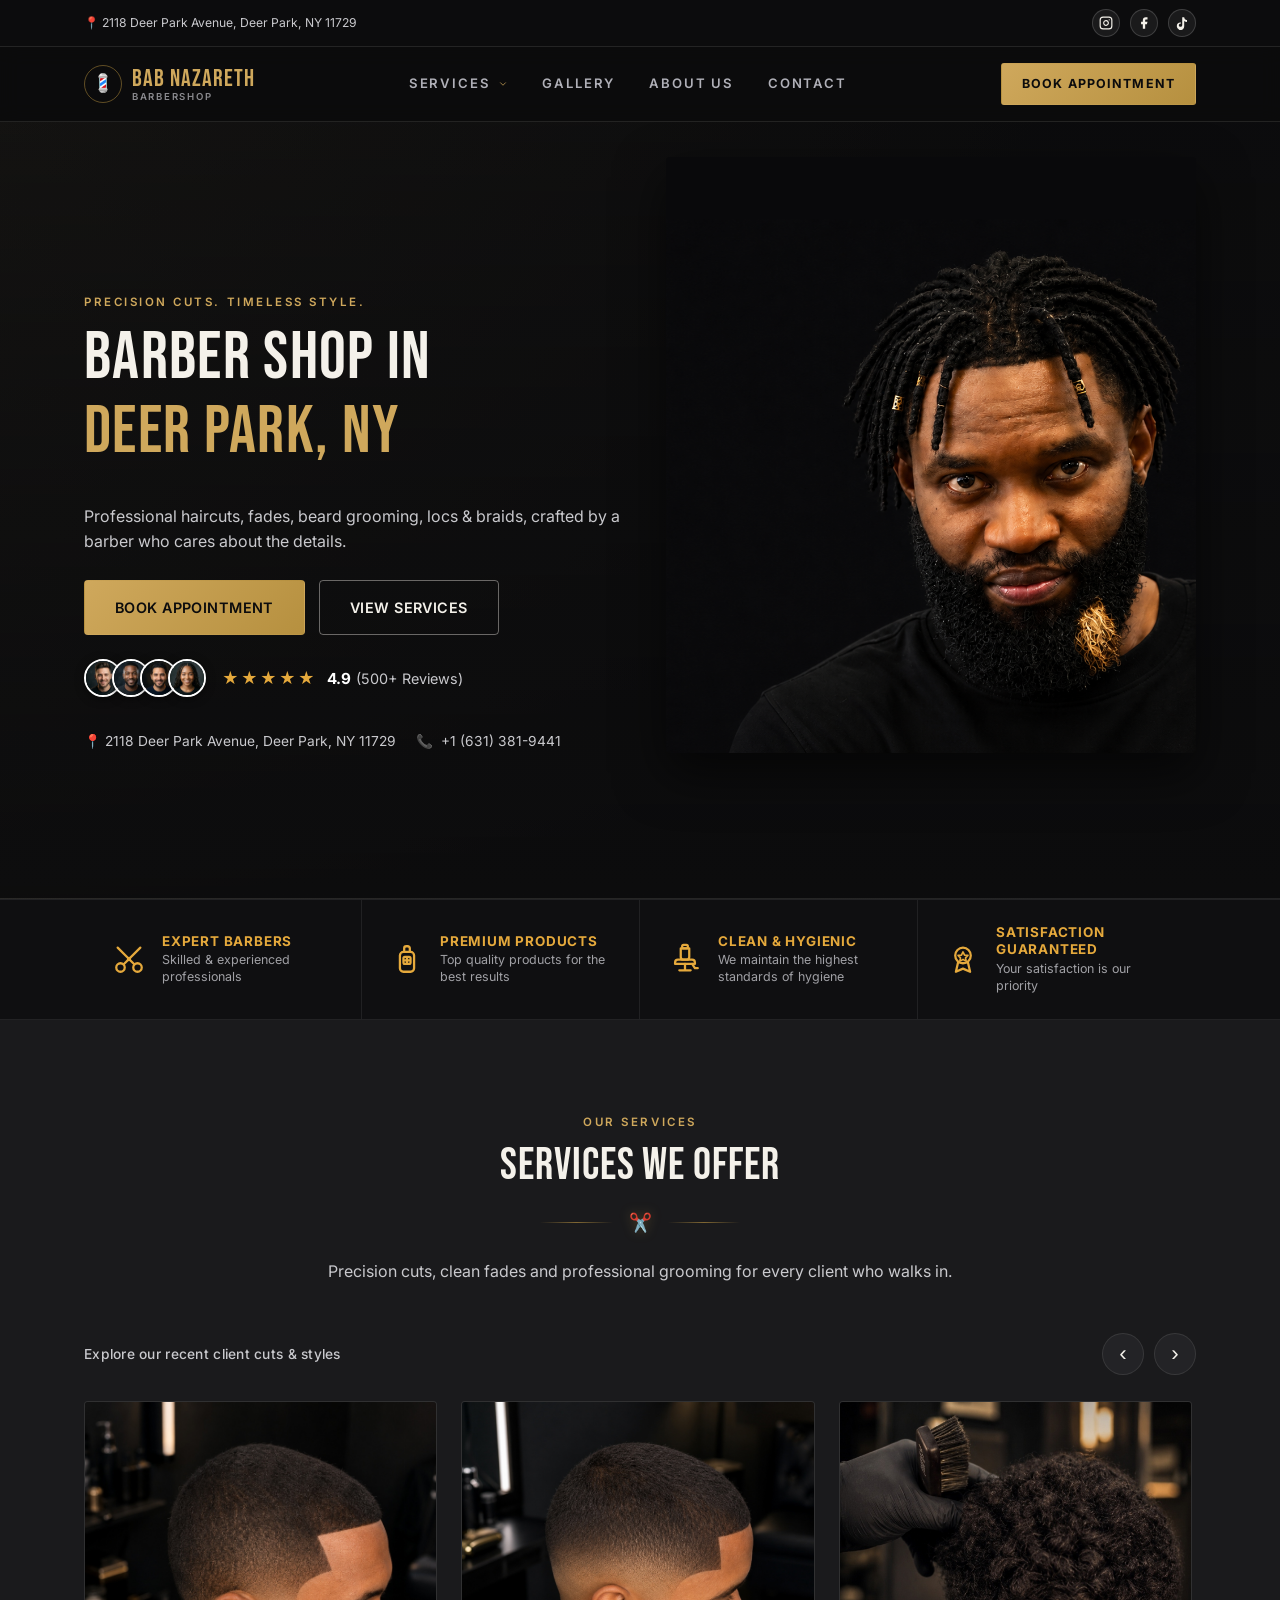
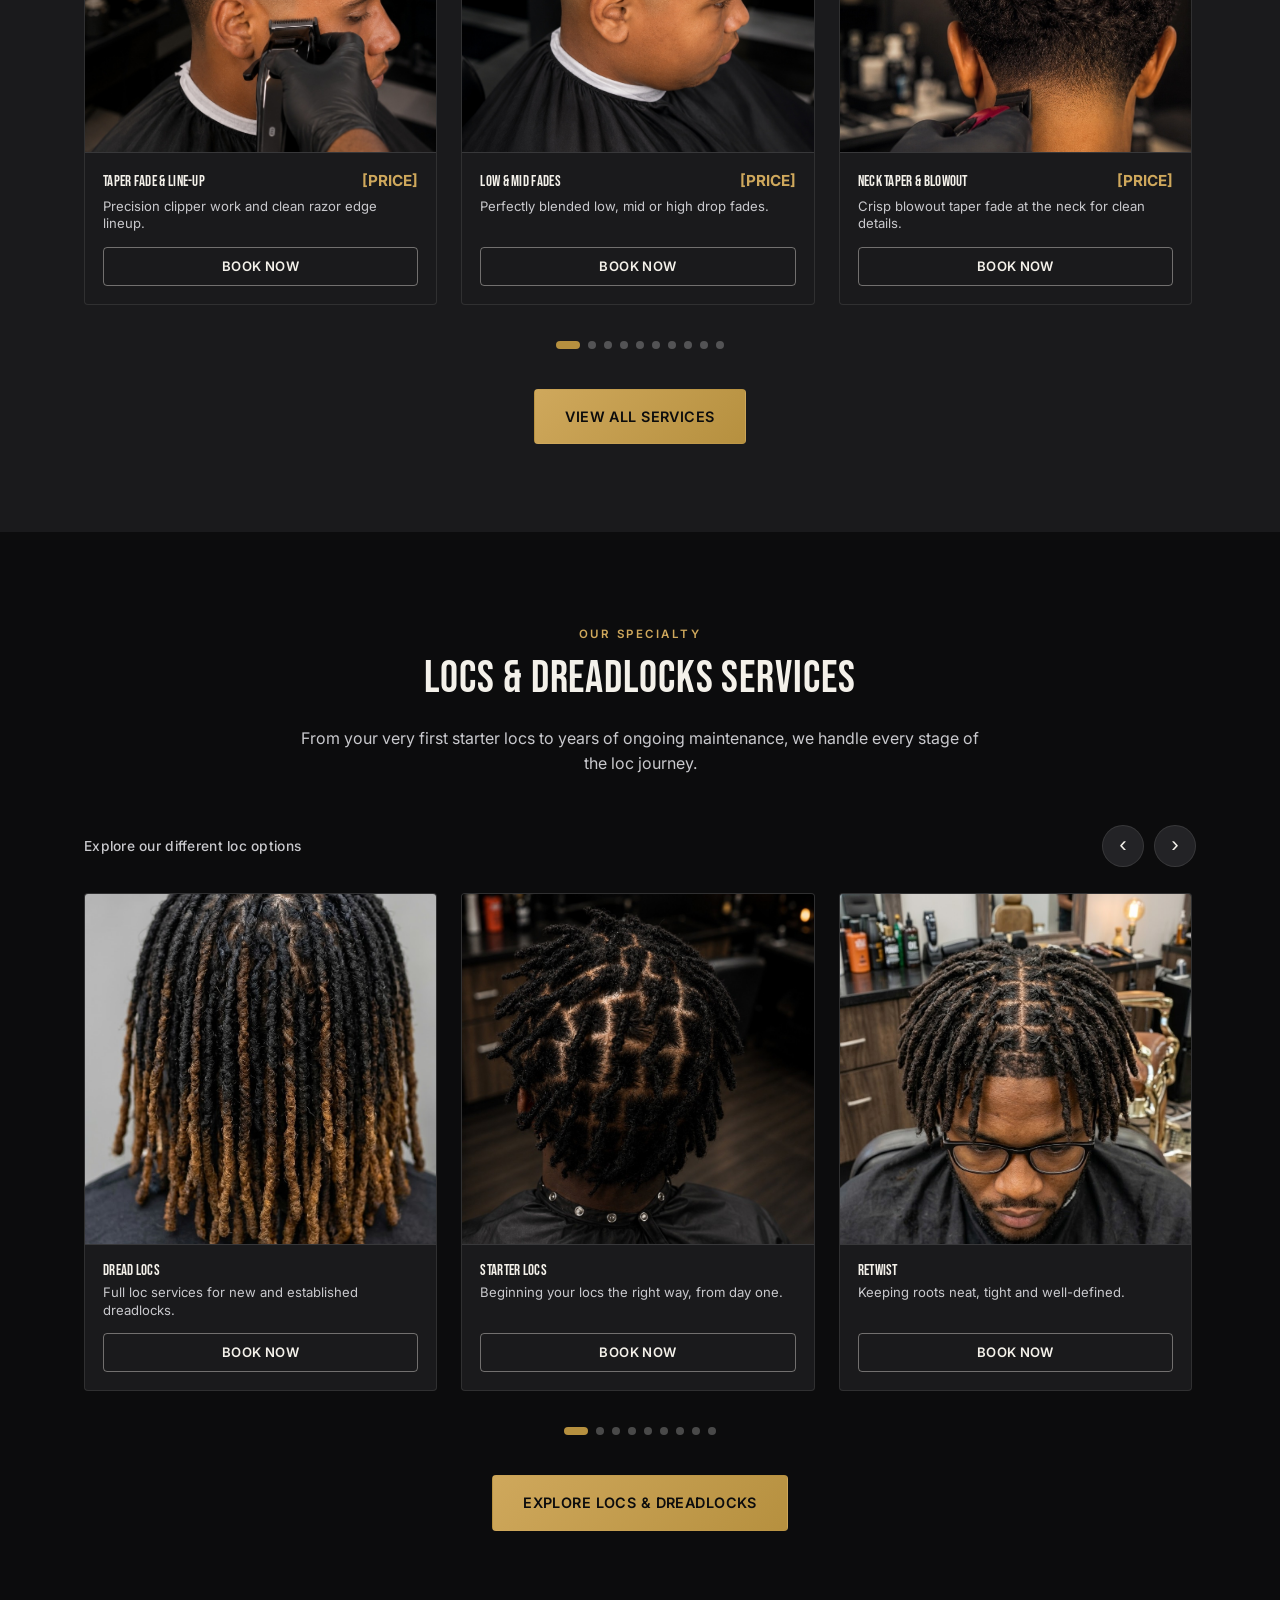
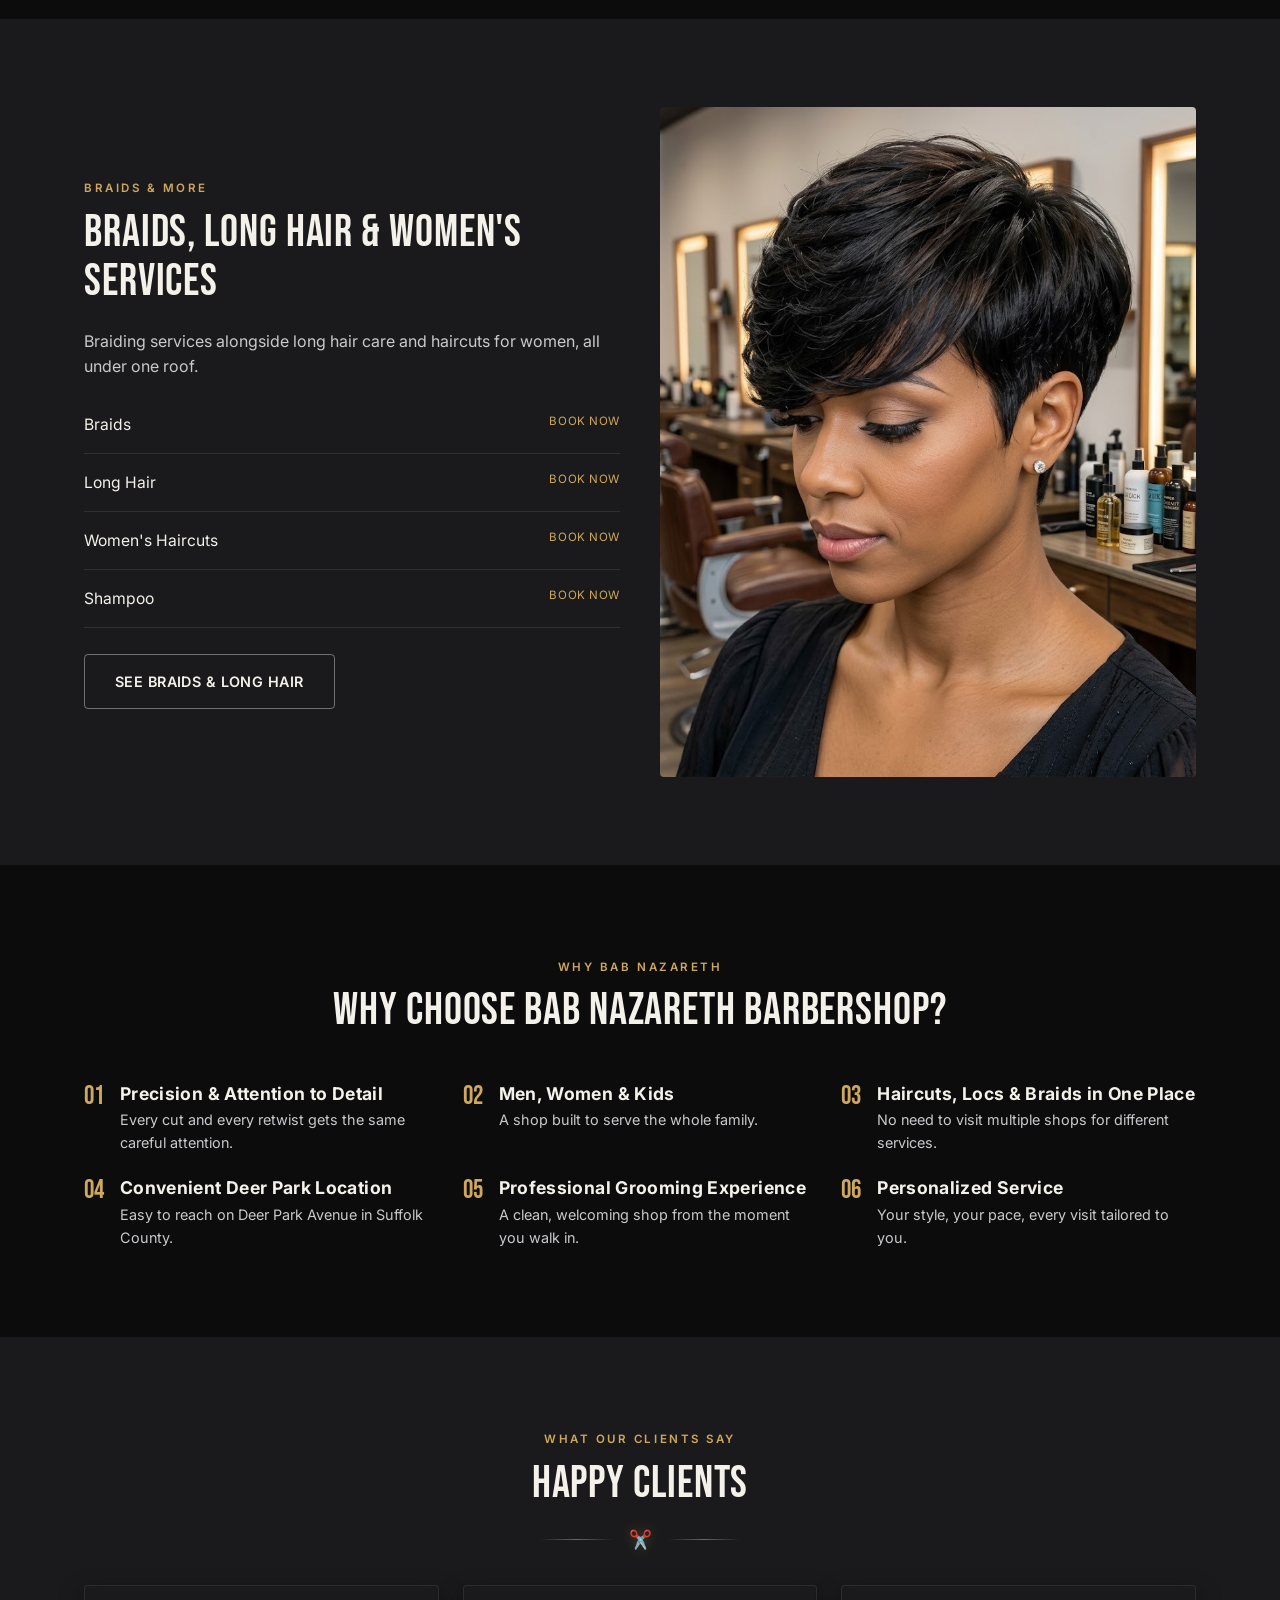
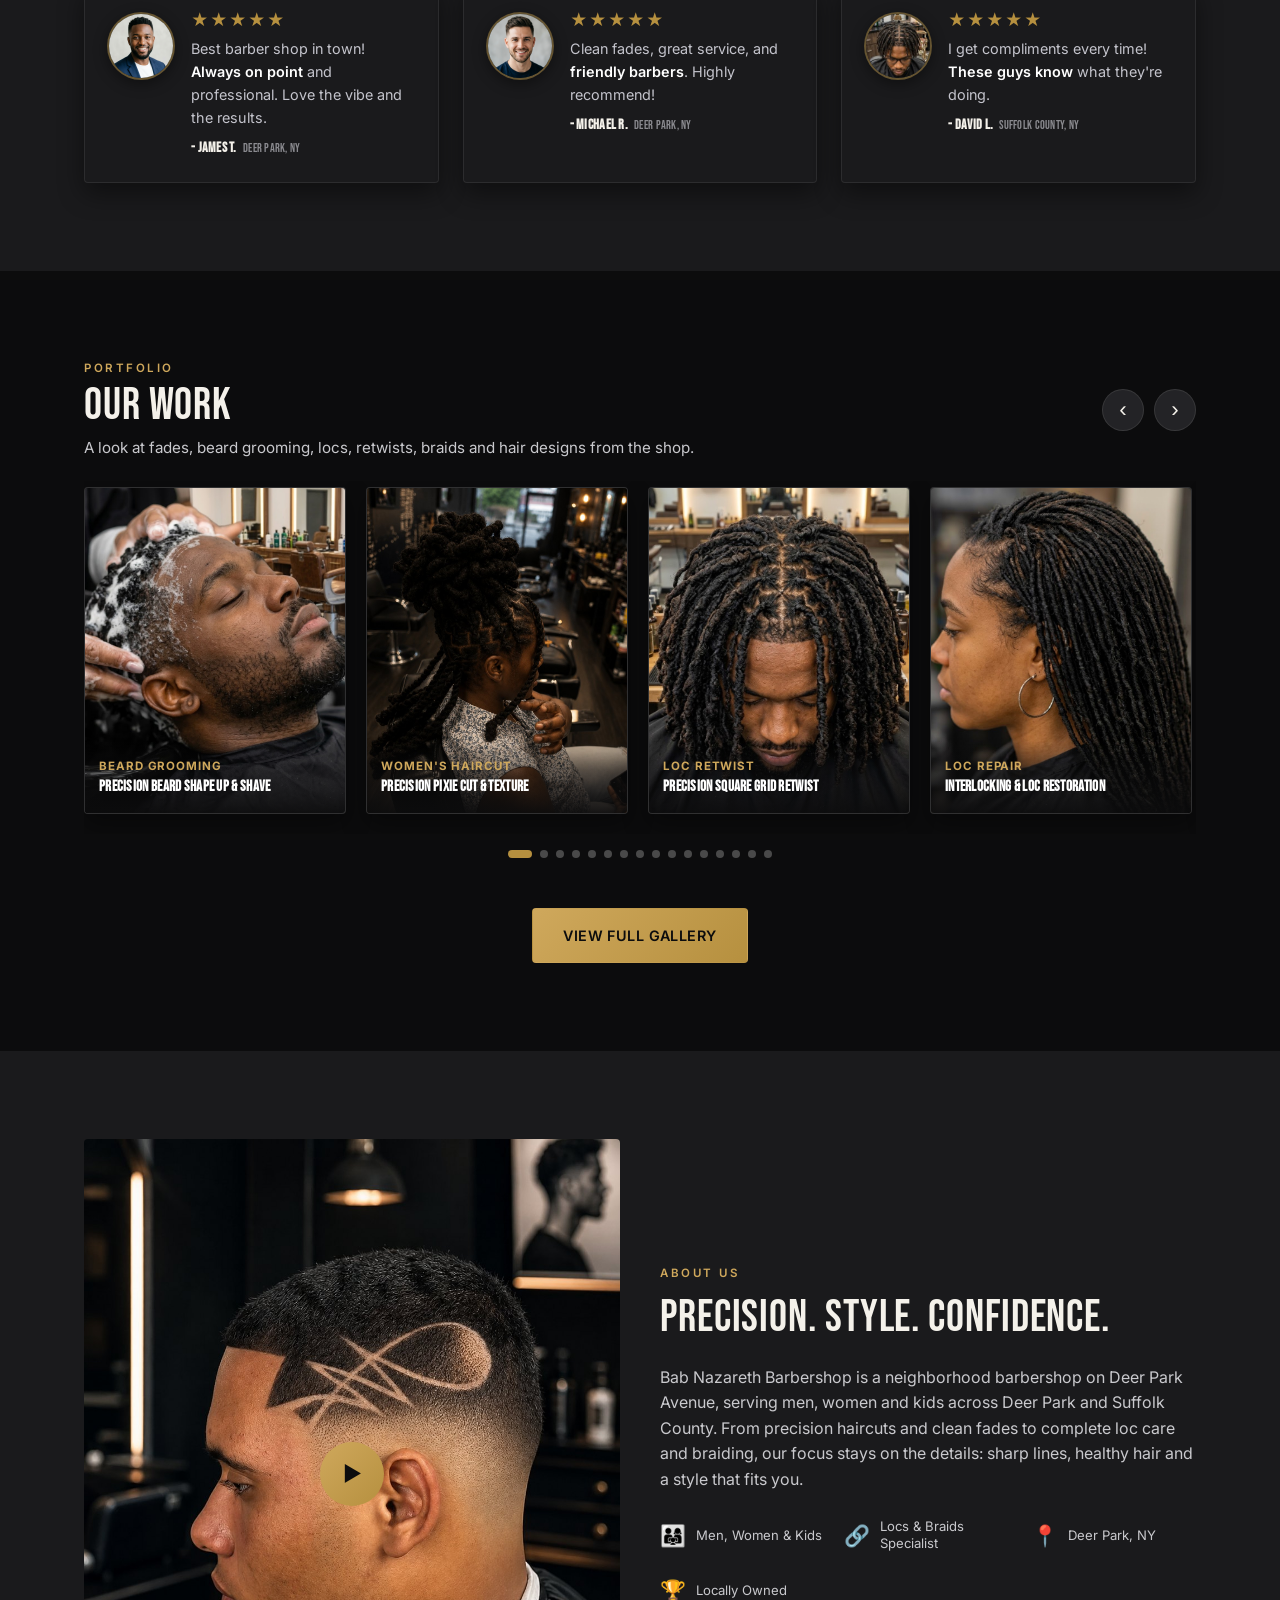
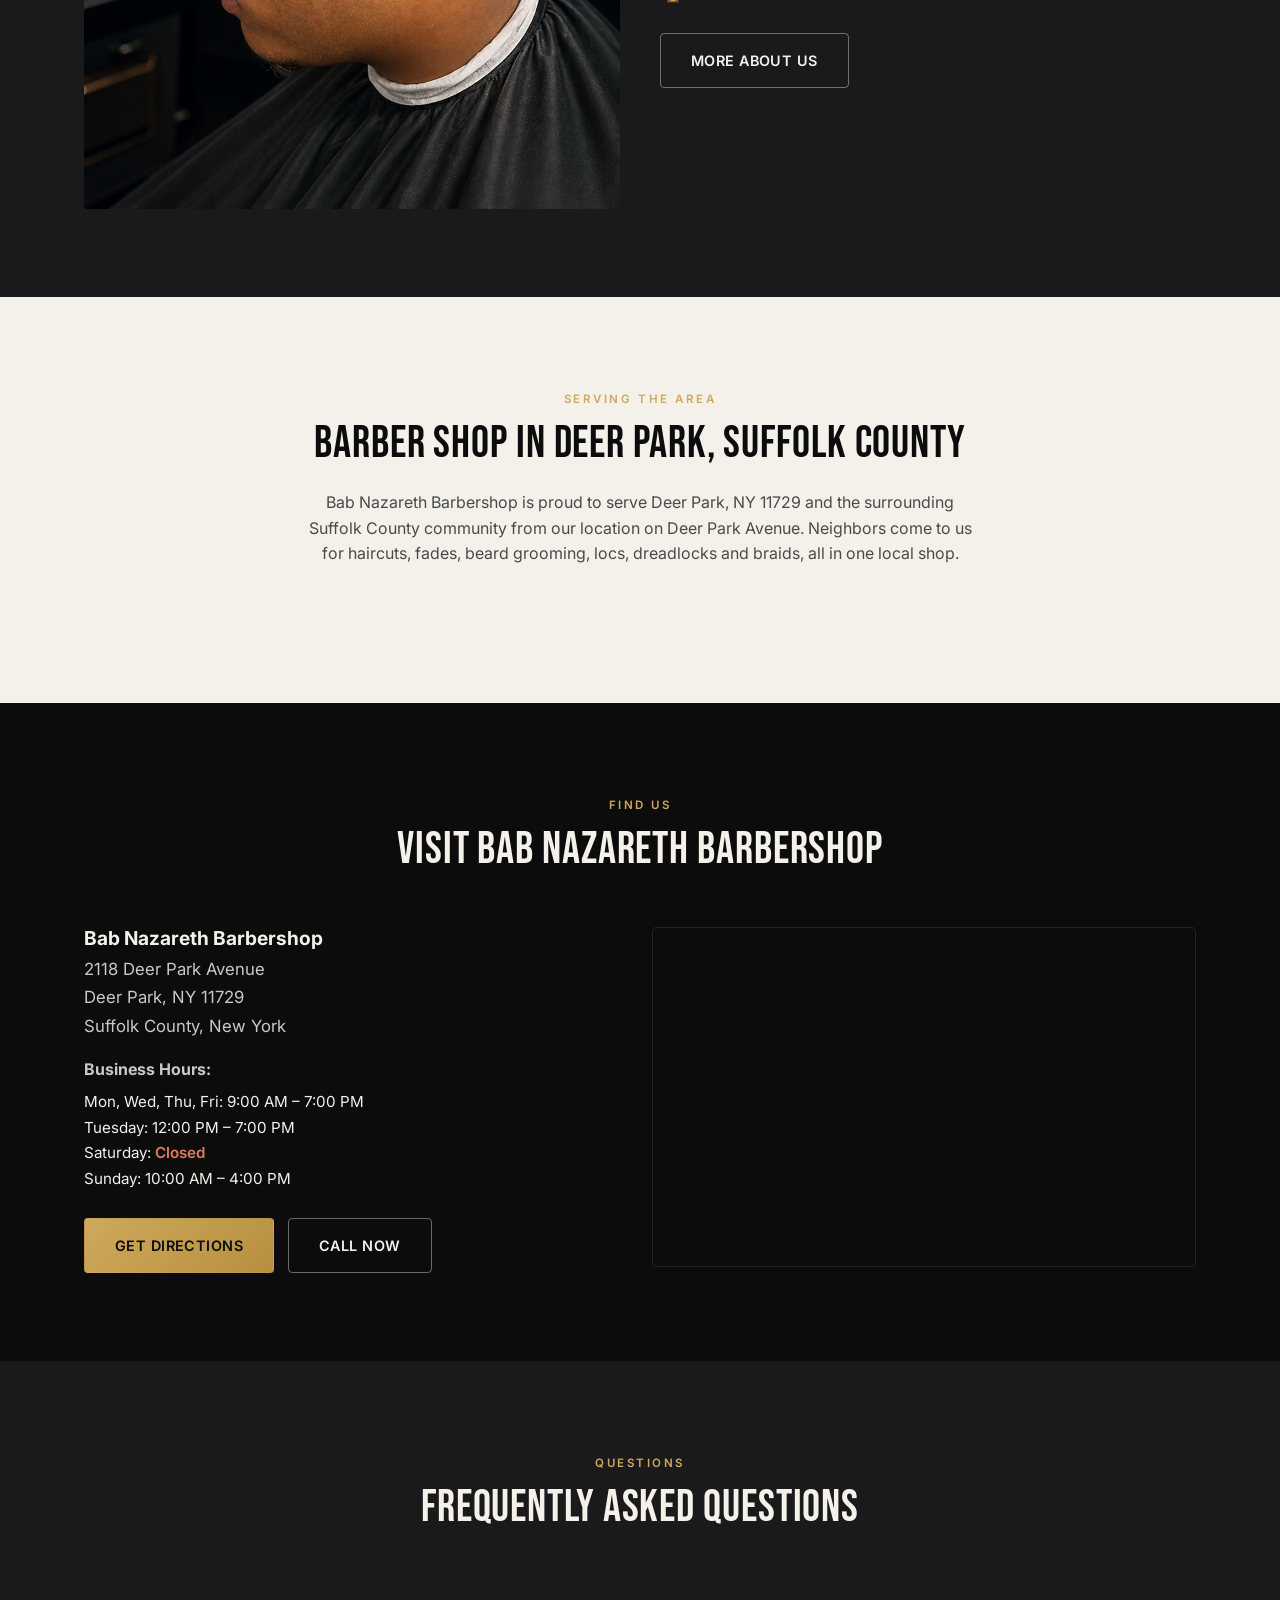
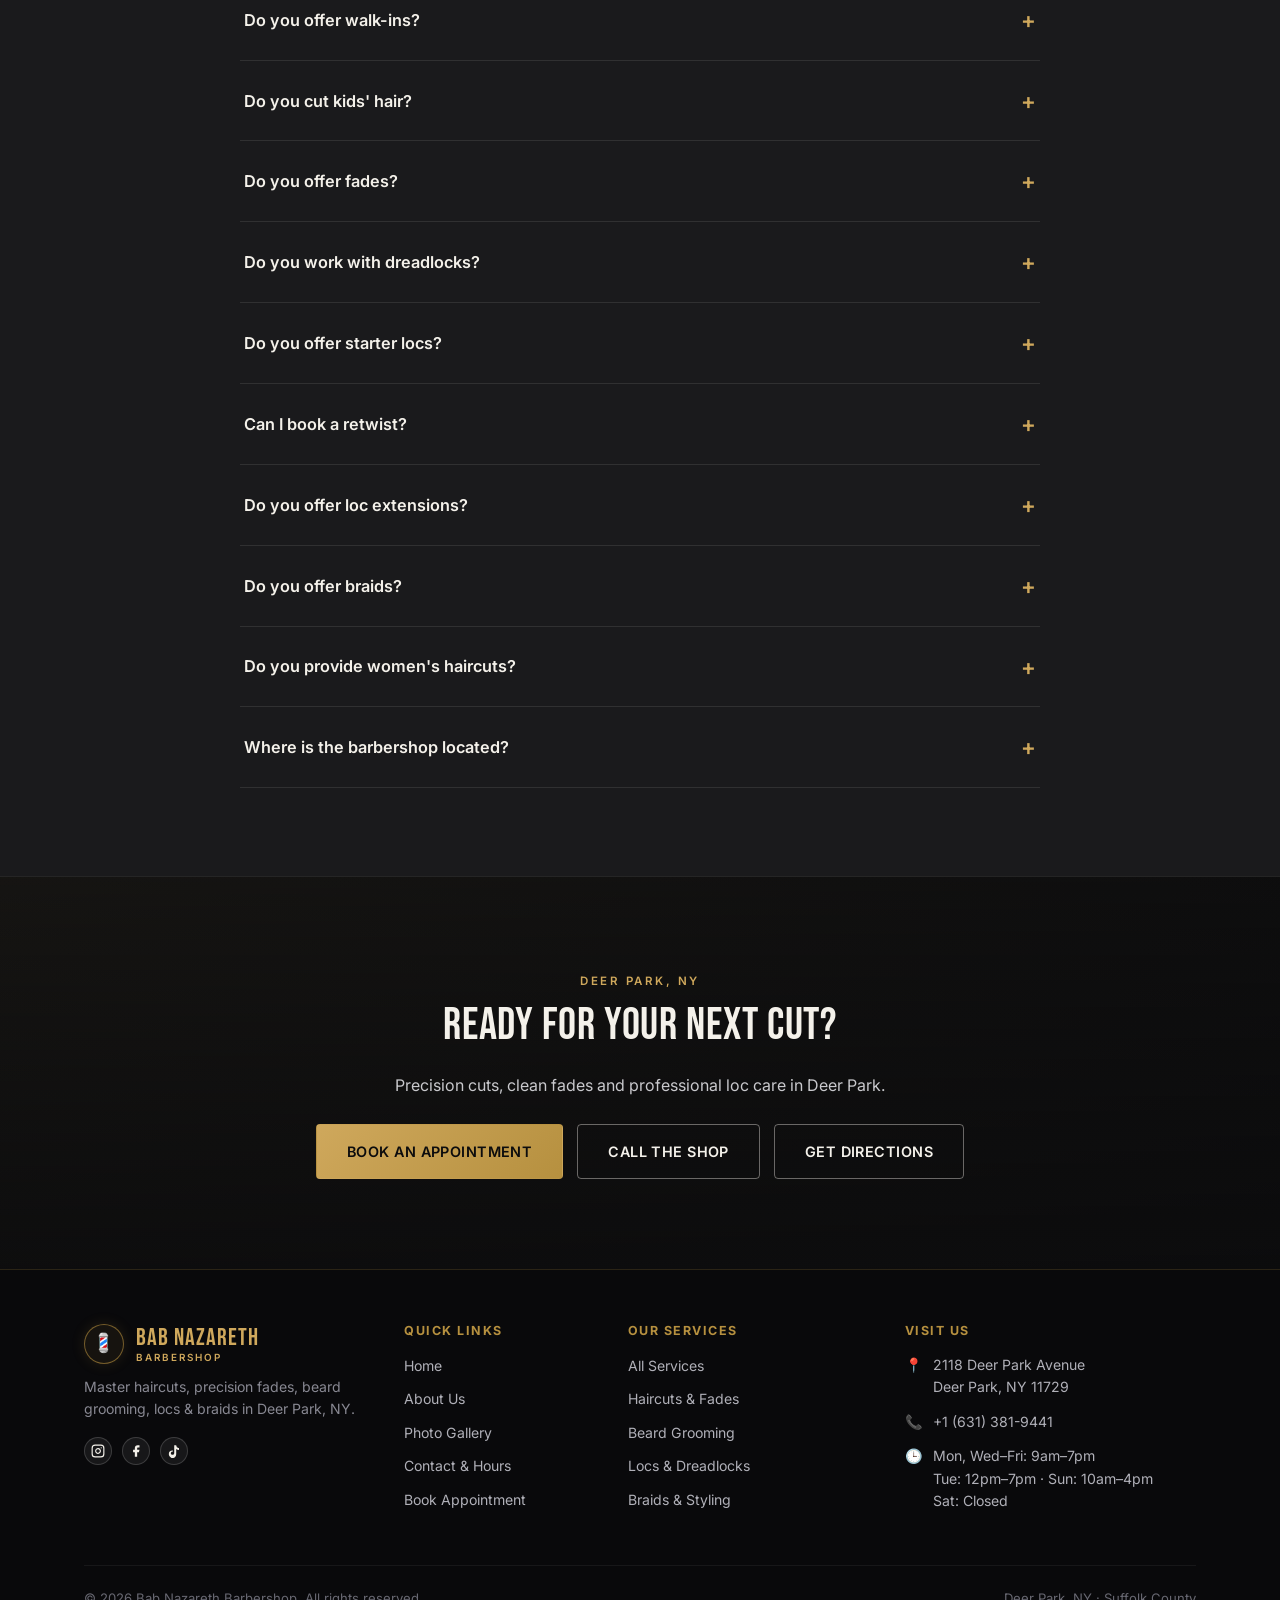
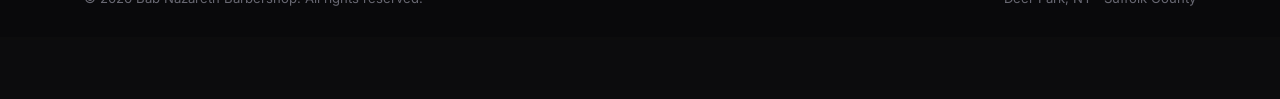
<file: index.html>
<!DOCTYPE html>
<html lang="en">
<head>
<meta charset="UTF-8">
<meta name="viewport" content="width=device-width, initial-scale=1.0">
<title>Bab Nazareth Barbershop | Barber Shop in Deer Park, NY</title>
<meta name="description" content="Professional haircuts, fades, beard grooming, locs & braids in Deer Park, NY. Serving Suffolk County. Book your appointment at Bab Nazareth Barbershop.">
<link rel="canonical" href="https://www.YOURDOMAIN.com/">
<meta property="og:title" content="Bab Nazareth Barbershop | Barber Shop in Deer Park, NY">
<meta property="og:description" content="Professional haircuts, fades, beard grooming, locs & braids in Deer Park, NY.">
<meta property="og:type" content="website">
<meta property="og:url" content="https://www.YOURDOMAIN.com/">
<link rel="stylesheet" href="https://fonts.googleapis.com/css2?family=Bebas+Neue&family=Inter:wght@400;500;600;700&display=swap">
<link rel="stylesheet" href="css/style.css?v=10">
<script type="application/ld+json">
{
  "@context": "https://schema.org",
  "@type": "HairSalon",
  "name": "Bab Nazareth Barbershop",
  "address": {
    "@type": "PostalAddress",
    "streetAddress": "2118 Deer Park Avenue",
    "addressLocality": "Deer Park",
    "addressRegion": "NY",
    "postalCode": "11729",
    "addressCountry": "US"
  },
  "telephone": "+16313819441",
  "url": "https://www.YOURDOMAIN.com/",
  "priceRange": "$$",
  "areaServed": ["Deer Park", "Suffolk County", "New York"],
  "openingHoursSpecification": [
    {
      "@type": "OpeningHoursSpecification",
      "dayOfWeek": ["Monday", "Wednesday", "Thursday", "Friday"],
      "opens": "09:00",
      "closes": "19:00"
    },
    {
      "@type": "OpeningHoursSpecification",
      "dayOfWeek": "Tuesday",
      "opens": "12:00",
      "closes": "19:00"
    },
    {
      "@type": "OpeningHoursSpecification",
      "dayOfWeek": "Sunday",
      "opens": "10:00",
      "closes": "16:00"
    }
  ]
}
</script>
<script type="application/ld+json">
{
  "@context": "https://schema.org",
  "@type": "FAQPage",
  "mainEntity": [
    {"@type": "Question", "name": "Do you offer walk-ins?", "acceptedAnswer": {"@type": "Answer", "text": "Walk-ins may be available depending on the day. We recommend calling ahead or booking online to guarantee your spot."}},
    {"@type": "Question", "name": "Do you cut kids' hair?", "acceptedAnswer": {"@type": "Answer", "text": "Yes, we offer kids cuts for younger clients in a relaxed, welcoming environment."}},
    {"@type": "Question", "name": "Do you offer fades?", "acceptedAnswer": {"@type": "Answer", "text": "Yes, fades are one of our specialties, from low and mid fades to skin fades."}},
    {"@type": "Question", "name": "Do you work with dreadlocks?", "acceptedAnswer": {"@type": "Answer", "text": "Yes, our team works with locs and dreadlocks at every stage, from starter locs to long-term maintenance."}},
    {"@type": "Question", "name": "Do you offer starter locs?", "acceptedAnswer": {"@type": "Answer", "text": "Yes, we start new locs and guide you through the early stages of the loc journey."}},
    {"@type": "Question", "name": "Can I book a retwist?", "acceptedAnswer": {"@type": "Answer", "text": "Yes, retwist appointments can be booked online or by calling the shop."}},
    {"@type": "Question", "name": "Do you offer loc extensions?", "acceptedAnswer": {"@type": "Answer", "text": "Yes, we offer loc extensions to add length or thickness to existing locs."}},
    {"@type": "Question", "name": "Do you offer braids?", "acceptedAnswer": {"@type": "Answer", "text": "Yes, braiding services are available. Let us know the style you have in mind when booking."}},
    {"@type": "Question", "name": "Do you provide women's haircuts?", "acceptedAnswer": {"@type": "Answer", "text": "Yes, we welcome men, women and kids for haircuts and styling."}},
    {"@type": "Question", "name": "Where is the barbershop located?", "acceptedAnswer": {"@type": "Answer", "text": "Bab Nazareth Barbershop is located at 2118 Deer Park Avenue, Deer Park, NY 11729, in Suffolk County."}}
  ]
}
</script>
</head>
<body>

<div class="top-bar">
  <div class="container top-bar-inner">
    <a class="top-bar-item" href="https://www.google.com/maps/dir/?api=1&destination=2118+Deer+Park+Avenue,+Deer+Park,+NY+11729" target="_blank" rel="noopener">📍 2118 Deer Park Avenue, Deer Park, NY 11729</a>
    <span class="social-icons notranslate" translate="no">
      <a href="https://www.instagram.com/bab_the_nazareth?utm_source=qr" target="_blank" rel="noopener noreferrer" class="social-btn" aria-label="Instagram">
        <svg viewBox="0 0 24 24" fill="none" stroke="currentColor" stroke-width="2" stroke-linecap="round" stroke-linejoin="round" aria-hidden="true"><rect x="2" y="2" width="20" height="20" rx="5" ry="5"></rect><path d="M16 11.37A4 4 0 1 1 12.63 8 4 4 0 0 1 16 11.37z"></path><line x1="17.5" y1="6.5" x2="17.51" y2="6.5"></line></svg>
      </a>
      <a href="https://www.facebook.com/share/1BDpSqHtU6/?mibextid=wwXIfr" target="_blank" rel="noopener noreferrer" class="social-btn" aria-label="Facebook">
        <svg viewBox="0 0 24 24" fill="currentColor" aria-hidden="true"><path d="M18 2h-3a5 5 0 0 0-5 5v3H7v4h3v8h4v-8h3l1-4h-4V7a1 1 0 0 1 1-1h3z"></path></svg>
      </a>
      <a href="#" class="social-btn" aria-label="TikTok">
        <svg viewBox="0 0 24 24" fill="currentColor" aria-hidden="true"><path d="M19.59 6.69a4.83 4.83 0 0 1-3.77-4.25V2h-3.45v13.67a2.89 2.89 0 0 1-5.2 1.74 2.89 2.89 0 0 1 2.31-4.64c.29 0 .58.04.85.12V11.4a6.37 6.37 0 0 0-.85-.06A6.34 6.34 0 0 0 3.1 17.68a6.34 6.34 0 0 0 10.82 4.47 6.27 6.27 0 0 0 1.87-4.48V8.71a8.16 8.16 0 0 0 4.8 1.52v-3.4c-.34 0-.68-.05-1-.14z"></path></svg>
      </a>
    </span>
  </div>
</div>

<header class="site-header">
  <nav class="nav">
    <a href="index.html" class="brand">
      <span class="brand-mark">💈</span>
      <span class="brand-text">BAB NAZARETH<span class="brand-sub">Barbershop</span></span>
    </a>
    <button class="nav-toggle" id="navToggle" aria-label="Open navigation menu">
      <span></span><span></span><span></span>
    </button>
    <ul class="nav-links">
      <li class="has-dropdown">
        <a href="services.html" class="dropdown-trigger">
          <span>Services</span>
          <svg class="dropdown-chevron" viewBox="0 0 24 24" fill="none" stroke="currentColor" stroke-width="2.2" stroke-linecap="round" stroke-linejoin="round" aria-hidden="true">
            <polyline points="6 9 12 15 18 9"></polyline>
          </svg>
        </a>
        <ul class="dropdown-menu">
          <li><a href="services.html">All Services</a></li>
          <li><a href="haircuts-fades.html">Haircuts &amp; Fades</a></li>
          <li><a href="beard-grooming.html">Beard Grooming</a></li>
          <li><a href="locs-dreadlocks.html">Locs &amp; Dreadlocks</a></li>
          <li><a href="braids.html">Braids</a></li>
        </ul>
      </li>
      <li><a href="gallery.html">Gallery</a></li>
      <li><a href="about.html">About Us</a></li>
      <li><a href="contact.html">Contact</a></li>
    </ul>
    <div class="nav-cta desktop-only">
      <a href="book-appointment.html" class="btn btn--gold btn--sm">Book Appointment</a>
    </div>
  </nav>
</header>

<!-- MOBILE NAVIGATION DRAWER (USER-REQUESTED FORMAT) -->
<div class="mobile-nav-drawer" id="mobileNavDrawer" aria-hidden="true">
  <div class="mobile-nav-inner">
    <!-- Top Bar: Logo left, Close button right -->
    <div class="mobile-nav-header">
      <a href="index.html" class="brand">
        <span class="brand-mark">💈</span>
        <span class="brand-text">BAB NAZARETH<span class="brand-sub">Barbershop</span></span>
      </a>
      <button type="button" class="mobile-nav-close" id="mobileNavClose" aria-label="Close navigation">
        <svg viewBox="0 0 24 24" fill="none" stroke="currentColor" stroke-width="2.2" stroke-linecap="round" stroke-linejoin="round" aria-hidden="true">
          <line x1="18" y1="6" x2="6" y2="18"></line>
          <line x1="6" y1="6" x2="18" y2="18"></line>
        </svg>
      </button>
    </div>

    <!-- Scrollable Body -->
    <div class="mobile-nav-body">
      <ul class="mobile-nav-list">
        <li class="mobile-nav-item">
          <details class="mobile-dropdown-details" open>
            <summary class="mobile-dropdown-summary">
              <span>Services</span>
              <svg class="mobile-chevron" viewBox="0 0 24 24" fill="none" stroke="currentColor" stroke-width="2.2" stroke-linecap="round" stroke-linejoin="round" aria-hidden="true">
                <polyline points="6 9 12 15 18 9"></polyline>
              </svg>
            </summary>
            <ul class="mobile-subnav">
              <li><a href="services.html">All Services</a></li>
              <li><a href="haircuts-fades.html">Haircuts &amp; Fades</a></li>
              <li><a href="beard-grooming.html">Beard Grooming</a></li>
              <li><a href="locs-dreadlocks.html">Locs &amp; Dreadlocks</a></li>
              <li><a href="braids.html">Braids</a></li>
            </ul>
          </details>
        </li>
        <li class="mobile-nav-item">
          <a href="gallery.html" class="mobile-nav-link">Gallery</a>
        </li>
        <li class="mobile-nav-item">
          <a href="about.html" class="mobile-nav-link">About Us</a>
        </li>
        <li class="mobile-nav-item">
          <a href="contact.html" class="mobile-nav-link">Contact</a>
        </li>
      </ul>

      <!-- Bottom Actions -->
      <div class="mobile-nav-bottom">
        <a href="book-appointment.html" class="btn btn--gold btn--full mobile-primary-cta">
          BOOK APPOINTMENT ✂️
        </a>
        <div class="mobile-bottom-row">
          <a href="tel:+16313819441" class="mobile-pill-btn">
            <span>📞</span> +1 (631) 381-9441
          </a>
          <a href="https://www.google.com/maps/dir/?api=1&destination=2118+Deer+Park+Avenue,+Deer+Park,+NY+11729" target="_blank" rel="noopener" class="mobile-pill-btn">
            <span>📍</span> Deer Park, NY
          </a>
        </div>
      </div>
    </div>
  </div>
</div>

<main>

  <!-- HERO -->
  <section class="hero">
    <div class="container hero-grid">
      <div>
        <span class="eyebrow">Precision Cuts. Timeless Style.</span>
        <h1>Barber Shop in<br><span class="text-gold">Deer Park, NY</span></h1>
        <p>Professional haircuts, fades, beard grooming, locs &amp; braids, crafted by a barber who cares about the details.</p>
        <div class="cta-row">
          <a href="book-appointment.html" class="btn btn--gold">Book Appointment</a>
          <a href="services.html" class="btn btn--outline">View Services</a>
        </div>
        <div class="hero-trust">
          <div class="avatar-stack">
            <img class="avatar-circle" src="images/avatar-1.jpg" alt="Client Bab Nazareth Barbershop" width="38" height="38">
            <img class="avatar-circle" src="images/avatar-2.jpg" alt="Client Bab Nazareth Barbershop" width="38" height="38">
            <img class="avatar-circle" src="images/avatar-3.jpg" alt="Client Bab Nazareth Barbershop" width="38" height="38">
            <img class="avatar-circle" src="images/avatar-4.jpg" alt="Client Bab Nazareth Barbershop" width="38" height="38">
          </div>
          <div class="rating-block">
            <span class="stars" aria-label="5 stars rating">★★★★★</span>
            <div class="rating-text">
              <span class="rating-score">4.9</span>
              <span class="rating-count">(500+ Reviews)</span>
            </div>
          </div>
        </div>
        <div class="hero-meta">
          <span>📍 2118 Deer Park Avenue, Deer Park, NY 11729</span>
          <span>📞 <a href="tel:+16313819441" style="color:inherit;text-decoration:none;">+1 (631) 381-9441</a></span>
        </div>
      </div>
      <div class="hero-media">
        <img src="images/hero-barber.png" alt="Client with a sharp fade and beard at Bab Nazareth Barbershop in Deer Park, NY" loading="eager">
      </div>
    </div>
  </section>

  <!-- FEATURE / TRUST ROW -->
  <section class="feature-row">
    <div class="container feature-grid">
      <div class="feature-item">
        <div class="f-icon-wrap">
          <svg class="f-svg" viewBox="0 0 24 24" fill="none" stroke="currentColor" stroke-width="1.6" stroke-linecap="round" stroke-linejoin="round" aria-hidden="true">
            <circle cx="6" cy="18" r="3"></circle>
            <circle cx="18" cy="18" r="3"></circle>
            <line x1="8.12" y1="15.88" x2="20" y2="4"></line>
            <line x1="15.88" y1="15.88" x2="13.2" y2="13.2"></line>
            <line x1="10.8" y1="10.8" x2="4" y2="4"></line>
            <circle cx="12" cy="12" r="0.75" fill="currentColor"></circle>
          </svg>
        </div>
        <div class="feature-item-text">
          <h3>Expert Barbers</h3>
          <p>Skilled &amp; experienced professionals</p>
        </div>
      </div>
      <div class="feature-item">
        <div class="f-icon-wrap">
          <svg class="f-svg" viewBox="0 0 24 24" fill="none" stroke="currentColor" stroke-width="1.6" stroke-linecap="round" stroke-linejoin="round" aria-hidden="true">
            <rect x="7" y="7" width="10" height="14" rx="2.5"></rect>
            <path d="M10 7V4.5A1.5 1.5 0 0 1 11.5 3h1A1.5 1.5 0 0 1 14 4.5V7"></path>
            <path d="M12 11.5v3M10.5 13h3"></path>
            <rect x="9.5" y="10.5" width="5" height="5" rx="1"></rect>
          </svg>
        </div>
        <div class="feature-item-text">
          <h3>Premium Products</h3>
          <p>Top quality products for the best results</p>
        </div>
      </div>
      <div class="feature-item">
        <div class="f-icon-wrap">
          <svg class="f-svg" viewBox="0 0 24 24" fill="none" stroke="currentColor" stroke-width="1.6" stroke-linecap="round" stroke-linejoin="round" aria-hidden="true">
            <rect x="10" y="2" width="4" height="2.5" rx="1"></rect>
            <path d="M9 4.5h6v6a2 2 0 0 1-2 2h-2a2 2 0 0 1-2-2v-6z"></path>
            <path d="M7 12.5h10a2 2 0 0 1 2 2v1H5v-1a2 2 0 0 1 2-2z"></path>
            <path d="M12 15.5V20M8 20h8"></path>
            <path d="M17 15.5l2 3h2"></path>
          </svg>
        </div>
        <div class="feature-item-text">
          <h3>Clean &amp; Hygienic</h3>
          <p>We maintain the highest standards of hygiene</p>
        </div>
      </div>
      <div class="feature-item">
        <div class="f-icon-wrap">
          <svg class="f-svg" viewBox="0 0 24 24" fill="none" stroke="currentColor" stroke-width="1.6" stroke-linecap="round" stroke-linejoin="round" aria-hidden="true">
            <circle cx="12" cy="9.5" r="5.5"></circle>
            <polygon points="12,7 13.1,9.2 15.5,9.5 13.8,11.2 14.2,13.5 12,12.3 9.8,13.5 10.2,11.2 8.5,9.5 10.9,9.2" fill="none" stroke-width="1.2"></polygon>
            <path d="M8.5 14.5L7 21l5-2.2 5 2.2-1.5-6.5"></path>
          </svg>
        </div>
        <div class="feature-item-text">
          <h3>Satisfaction Guaranteed</h3>
          <p>Your satisfaction is our priority</p>
        </div>
      </div>
    </div>
  </section>

  <!-- SERVICES WE OFFER -->
  <section class="section section--charcoal">
    <div class="container">
      <div class="section-head">
        <span class="eyebrow">Our Services</span>
        <h2>Services We Offer</h2>
        <div class="kicker-divider"><span class="line"></span><span class="icon">✂️</span><span class="line"></span></div>
        <p>Precision cuts, clean fades and professional grooming for every client who walks in.</p>
      </div>
      <div class="services-carousel-wrapper">
        <div class="carousel-nav-header">
          <span class="carousel-hint">Explore our recent client cuts &amp; styles</span>
          <div class="carousel-controls">
            <button type="button" class="carousel-btn carousel-btn--prev" aria-label="Previous service" onclick="var c=document.querySelector('.services-carousel'); if(c) c.scrollBy({left: -330, behavior: 'smooth'});">&#8249;</button>
            <button type="button" class="carousel-btn carousel-btn--next" aria-label="Next service" onclick="var c=document.querySelector('.services-carousel'); if(c) c.scrollBy({left: 330, behavior: 'smooth'});">&#8250;</button>
          </div>
        </div>

        <div class="services-carousel">
          <div class="card service-card">
            <div class="service-card-media">
              <img src="images/service-fade-clipper.jpg" alt="Precision Taper Fade with Clippers" class="service-card-img" loading="lazy">
            </div>
            <div class="service-card-body">
              <div class="service-card-top">
                <h3>Taper Fade &amp; Line-Up</h3>
                <span class="price-tag">[PRICE]</span>
              </div>
              <p class="service-desc">Precision clipper work and clean razor edge lineup.</p>
              <a href="haircuts-fades.html" class="btn btn--outline btn--sm">Book Now</a>
            </div>
          </div>

          <div class="card service-card">
            <div class="service-card-media">
              <img src="images/service-low-fade.jpg" alt="Low Drop Fade Side Profile" class="service-card-img" loading="lazy">
            </div>
            <div class="service-card-body">
              <div class="service-card-top">
                <h3>Low &amp; Mid Fades</h3>
                <span class="price-tag">[PRICE]</span>
              </div>
              <p class="service-desc">Perfectly blended low, mid or high drop fades.</p>
              <a href="haircuts-fades.html" class="btn btn--outline btn--sm">Book Now</a>
            </div>
          </div>

          <div class="card service-card">
            <div class="service-card-media">
              <img src="images/service-neck-taper.jpg" alt="Clean Neck Taper Fade" class="service-card-img" loading="lazy">
            </div>
            <div class="service-card-body">
              <div class="service-card-top">
                <h3>Neck Taper &amp; Blowout</h3>
                <span class="price-tag">[PRICE]</span>
              </div>
              <p class="service-desc">Crisp blowout taper fade at the neck for clean details.</p>
              <a href="haircuts-fades.html" class="btn btn--outline btn--sm">Book Now</a>
            </div>
          </div>

          <div class="card service-card">
            <div class="service-card-media">
              <img src="images/service-design-cross.jpg" alt="Custom Cross and Wings Hair Design" class="service-card-img" loading="lazy">
            </div>
            <div class="service-card-body">
              <div class="service-card-top">
                <h3>Custom Design (Cross)</h3>
                <span class="price-tag">[PRICE]</span>
              </div>
              <p class="service-desc">Unique custom wings and cross neck hair design.</p>
              <a href="haircuts-fades.html" class="btn btn--outline btn--sm">Book Now</a>
            </div>
          </div>

          <div class="card service-card">
            <div class="service-card-media">
              <img src="images/service-design-star.jpg" alt="Custom Star Hair Design" class="service-card-img" loading="lazy">
            </div>
            <div class="service-card-body">
              <div class="service-card-top">
                <h3>Custom Design (Star)</h3>
                <span class="price-tag">[PRICE]</span>
              </div>
              <p class="service-desc">Sharp geometric star design at the temple.</p>
              <a href="haircuts-fades.html" class="btn btn--outline btn--sm">Book Now</a>
            </div>
          </div>

          <div class="card service-card">
            <div class="service-card-media">
              <img src="images/service-haircut.jpg" alt="Regular and Taper Haircut" class="service-card-img" loading="lazy">
            </div>
            <div class="service-card-body">
              <div class="service-card-top">
                <h3>Regular &amp; Taper Cut</h3>
                <span class="price-tag">[PRICE]</span>
              </div>
              <p class="service-desc">Clean, classic cut with precision taper.</p>
              <a href="haircuts-fades.html" class="btn btn--outline btn--sm">Book Now</a>
            </div>
          </div>

          <div class="card service-card">
            <div class="service-card-media">
              <img src="images/service-fade-locs.jpg" alt="Fade Haircut with Sharp Edge-Up" class="service-card-img" loading="lazy">
            </div>
            <div class="service-card-body">
              <div class="service-card-top">
                <h3>Fades &amp; Line-Ups</h3>
                <span class="price-tag">[PRICE]</span>
              </div>
              <p class="service-desc">Sharp fades with custom razor line-up.</p>
              <a href="haircuts-fades.html" class="btn btn--outline btn--sm">Book Now</a>
            </div>
          </div>

          <div class="card service-card">
            <div class="service-card-media">
              <img src="images/gallery-starter-locs-phase1.jpg" alt="Starter Locs and Comb Coils" class="service-card-img" loading="lazy">
            </div>
            <div class="service-card-body">
              <div class="service-card-top">
                <h3>Starter Locs</h3>
                <span class="price-tag">[PRICE]</span>
              </div>
              <p class="service-desc">Clean symmetrical grid parting &amp; coils.</p>
              <a href="locs-dreadlocks.html" class="btn btn--outline btn--sm">Book Now</a>
            </div>
          </div>

          <div class="card service-card">
            <div class="service-card-media">
              <img src="images/service-retwist.jpg" alt="Loc Retwist and Scalp Care" class="service-card-img" loading="lazy">
            </div>
            <div class="service-card-body">
              <div class="service-card-top">
                <h3>Loc Retwist</h3>
                <span class="price-tag">[PRICE]</span>
              </div>
              <p class="service-desc">Crisp root maintenance &amp; scalp care.</p>
              <a href="locs-dreadlocks.html" class="btn btn--outline btn--sm">Book Now</a>
            </div>
          </div>

          <div class="card service-card">
            <div class="service-card-media">
              <img src="images/service-loc-updo.jpg" alt="Loc Styling, Braids and Crown Updo" class="service-card-img" loading="lazy">
            </div>
            <div class="service-card-body">
              <div class="service-card-top">
                <h3>Loc Styling &amp; Updos</h3>
                <span class="price-tag">[PRICE]</span>
              </div>
              <p class="service-desc">Barrel rolls, crowns, buns &amp; styling.</p>
              <a href="locs-dreadlocks.html" class="btn btn--outline btn--sm">Book Now</a>
            </div>
          </div>
        </div>

        <div class="carousel-dots" aria-hidden="true"></div>
      </div>
      <div class="cta-row" style="justify-content:center; margin-top:40px;">
        <a href="services.html" class="btn btn--gold">View All Services</a>
      </div>
    </div>
  </section>

  <!-- LOCS SECTION -->
  <section class="section">
    <div class="container">
      <div class="section-head">
        <span class="eyebrow">Our Specialty</span>
        <h2>Locs &amp; Dreadlocks Services</h2>
        <p>From your very first starter locs to years of ongoing maintenance, we handle every stage of the loc journey.</p>
      </div>
      <div class="services-carousel-wrapper">
        <div class="carousel-nav-header">
          <span class="carousel-hint">Explore our different loc options</span>
          <div class="carousel-controls">
            <button type="button" class="carousel-btn carousel-btn--prev" aria-label="Previous style" onclick="var c=this.closest('.services-carousel-wrapper').querySelector('.services-carousel'); if(c) c.scrollBy({left: -330, behavior: 'smooth'});">&#8249;</button>
            <button type="button" class="carousel-btn carousel-btn--next" aria-label="Next style" onclick="var c=this.closest('.services-carousel-wrapper').querySelector('.services-carousel'); if(c) c.scrollBy({left: 330, behavior: 'smooth'});">&#8250;</button>
          </div>
        </div>

        <div class="services-carousel">
          <div class="card service-card">
            <div class="service-card-media">
              <img src="images/gallery-ombre-locs.jpg" alt="Dread Locs Services" class="service-card-img" loading="lazy">
            </div>
            <div class="service-card-body">
              <div class="service-card-top">
                <h3>Dread Locs</h3>
              </div>
              <p class="service-desc">Full loc services for new and established dreadlocks.</p>
              <a href="locs-dreadlocks.html" class="btn btn--outline btn--sm">Book Now</a>
            </div>
          </div>

          <div class="card service-card">
            <div class="service-card-media">
              <img src="images/service-starter-locs.jpg" alt="Starter Locs" class="service-card-img" loading="lazy">
            </div>
            <div class="service-card-body">
              <div class="service-card-top">
                <h3>Starter Locs</h3>
              </div>
              <p class="service-desc">Beginning your locs the right way, from day one.</p>
              <a href="locs-dreadlocks.html" class="btn btn--outline btn--sm">Book Now</a>
            </div>
          </div>

          <div class="card service-card">
            <div class="service-card-media">
              <img src="images/service-loc-retwist-grid.jpg" alt="Loc Retwist" class="service-card-img" loading="lazy">
            </div>
            <div class="service-card-body">
              <div class="service-card-top">
                <h3>Retwist</h3>
              </div>
              <p class="service-desc">Keeping roots neat, tight and well-defined.</p>
              <a href="locs-dreadlocks.html" class="btn btn--outline btn--sm">Book Now</a>
            </div>
          </div>

          <div class="card service-card">
            <div class="service-card-media">
              <img src="images/gallery-honey-barrel-retwist.jpg" alt="Loc Maintenance" class="service-card-img" loading="lazy">
            </div>
            <div class="service-card-body">
              <div class="service-card-top">
                <h3>Loc Maintenance</h3>
              </div>
              <p class="service-desc">Regular upkeep to keep locs healthy long-term.</p>
              <a href="locs-dreadlocks.html" class="btn btn--outline btn--sm">Book Now</a>
            </div>
          </div>

          <div class="card service-card">
            <div class="service-card-media">
              <img src="images/work-twists-blue-cape.jpg" alt="Instant Locs" class="service-card-img" loading="lazy">
            </div>
            <div class="service-card-body">
              <div class="service-card-top">
                <h3>Instant Locs</h3>
              </div>
              <p class="service-desc">Locs installed in a single professional session.</p>
              <a href="locs-dreadlocks.html" class="btn btn--outline btn--sm">Book Now</a>
            </div>
          </div>

          <div class="card service-card">
            <div class="service-card-media">
              <img src="images/service-loc-repair-crochet.jpg" alt="Loc Repair & Interlocking" class="service-card-img" loading="lazy">
            </div>
            <div class="service-card-body">
              <div class="service-card-top">
                <h3>Loc Repair</h3>
              </div>
              <p class="service-desc">Fixing thinning, damaged or unraveling locs.</p>
              <a href="locs-dreadlocks.html" class="btn btn--outline btn--sm">Book Now</a>
            </div>
          </div>

          <div class="card service-card">
            <div class="service-card-media">
              <img src="images/service-loc-extensions.jpg" alt="Loc Extensions" class="service-card-img" loading="lazy">
            </div>
            <div class="service-card-body">
              <div class="service-card-top">
                <h3>Loc Extensions</h3>
              </div>
              <p class="service-desc">Adding length or thickness to existing locs.</p>
              <a href="locs-dreadlocks.html" class="btn btn--outline btn--sm">Book Now</a>
            </div>
          </div>

          <div class="card service-card">
            <div class="service-card-media">
              <img src="images/work-braided-loc-updo.jpg" alt="Wicks Locs" class="service-card-img" loading="lazy">
            </div>
            <div class="service-card-body">
              <div class="service-card-top">
                <h3>Wicks</h3>
              </div>
              <p class="service-desc">Distinct, styled and structured wick locs.</p>
              <a href="locs-dreadlocks.html" class="btn btn--outline btn--sm">Book Now</a>
            </div>
          </div>

          <div class="card service-card">
            <div class="service-card-media">
              <img src="images/gallery-long-loc-twists.jpg" alt="Microlocs" class="service-card-img" loading="lazy">
            </div>
            <div class="service-card-body">
              <div class="service-card-top">
                <h3>Microlocs</h3>
              </div>
              <p class="service-desc">Fine, detailed micro-sized locs and care.</p>
              <a href="locs-dreadlocks.html" class="btn btn--outline btn--sm">Book Now</a>
            </div>
          </div>
        </div>

        <div class="carousel-dots" aria-hidden="true"></div>
      </div>
      <div class="cta-row" style="justify-content:center; margin-top:40px;">
        <a href="locs-dreadlocks.html" class="btn btn--gold">Explore Locs &amp; Dreadlocks</a>
      </div>
    </div>
  </section>

  <!-- BRAIDS & LONG HAIR -->
  <section class="section section--charcoal">
    <div class="container hero-grid">
      <div>
        <span class="eyebrow">Braids &amp; More</span>
        <h2>Braids, Long Hair &amp; Women's Services</h2>
        <p>Braiding services alongside long hair care and haircuts for women, all under one roof.</p>
        <ul class="service-list">
          <li>Braids <span class="tag">Book Now</span></li>
          <li>Long Hair <span class="tag">Book Now</span></li>
          <li>Women's Haircuts <span class="tag">Book Now</span></li>
          <li>Shampoo <span class="tag">Book Now</span></li>
        </ul>
        <div class="cta-row">
          <a href="braids.html" class="btn btn--outline">See Braids &amp; Long Hair</a>
        </div>
      </div>
      <div class="hero-media">
        <img src="images/women-pixie-haircut.jpg" alt="Precision Women's Haircut and Styling at Bab Nazareth Barbershop" loading="lazy">
      </div>
    </div>
  </section>

  <!-- WHY CHOOSE US -->
  <section class="section">
    <div class="container">
      <div class="section-head">
        <span class="eyebrow">Why Bab Nazareth</span>
        <h2>Why Choose Bab Nazareth Barbershop?</h2>
      </div>
      <div class="grid grid--3">
        <div class="reason"><span class="num">01</span><div><h3>Precision &amp; Attention to Detail</h3><p>Every cut and every retwist gets the same careful attention.</p></div></div>
        <div class="reason"><span class="num">02</span><div><h3>Men, Women &amp; Kids</h3><p>A shop built to serve the whole family.</p></div></div>
        <div class="reason"><span class="num">03</span><div><h3>Haircuts, Locs &amp; Braids in One Place</h3><p>No need to visit multiple shops for different services.</p></div></div>
        <div class="reason"><span class="num">04</span><div><h3>Convenient Deer Park Location</h3><p>Easy to reach on Deer Park Avenue in Suffolk County.</p></div></div>
        <div class="reason"><span class="num">05</span><div><h3>Professional Grooming Experience</h3><p>A clean, welcoming shop from the moment you walk in.</p></div></div>
        <div class="reason"><span class="num">06</span><div><h3>Personalized Service</h3><p>Your style, your pace, every visit tailored to you.</p></div></div>
      </div>
    </div>
  </section>

  <!-- TESTIMONIALS (DARK LUXURY STATIC GRID) -->
  <section class="section section--charcoal">
    <div class="container">
      <div class="section-head" style="margin-bottom: 36px;">
        <span class="eyebrow">What Our Clients Say</span>
        <h2>Happy Clients</h2>
        <div class="kicker-divider">
          <span class="line"></span>
          <span class="icon">✂️</span>
          <span class="line"></span>
        </div>
      </div>

      <div class="testimonials-grid">
        <!-- Card 1 (James T.) -->
        <div class="review-card-dark">
          <div class="review-avatar-wrap-dark">
            <img src="images/avatar-5.jpg" alt="James T." loading="lazy">
          </div>
          <div class="review-body-dark">
            <span class="review-stars-dark">★★★★★</span>
            <p class="review-text-dark">Best barber shop in town! <strong>Always on point</strong> and professional. Love the vibe and the results.</p>
            <h4 class="review-author-dark">- James T. <span class="review-location-dark">Deer Park, NY</span></h4>
          </div>
        </div>

        <!-- Card 2 (Michael R.) -->
        <div class="review-card-dark">
          <div class="review-avatar-wrap-dark">
            <img src="images/avatar-6.jpg" alt="Michael R." loading="lazy">
          </div>
          <div class="review-body-dark">
            <span class="review-stars-dark">★★★★★</span>
            <p class="review-text-dark">Clean fades, great service, and <strong>friendly barbers</strong>. Highly recommend!</p>
            <h4 class="review-author-dark">- Michael R. <span class="review-location-dark">Deer Park, NY</span></h4>
          </div>
        </div>

        <!-- Card 3 (David L.) -->
        <div class="review-card-dark">
          <div class="review-avatar-wrap-dark">
            <img src="images/avatar-7.jpg" alt="David L." loading="lazy">
          </div>
          <div class="review-body-dark">
            <span class="review-stars-dark">★★★★★</span>
            <p class="review-text-dark">I get compliments every time! <strong>These guys know</strong> what they're doing.</p>
            <h4 class="review-author-dark">- David L. <span class="review-location-dark">Suffolk County, NY</span></h4>
          </div>
        </div>
      </div>
    </div>
  </section>

  <!-- OUR WORK / PORTFOLIO CAROUSEL -->
  <section class="section">
    <div class="container">
      <div class="gallery-carousel-wrapper">
        <div class="carousel-nav-header">
          <div>
            <span class="eyebrow" style="margin-bottom:4px; display:block;">Portfolio</span>
            <h2 style="margin:0 0 6px 0;">Our Work</h2>
            <p style="margin:0; color:var(--gray-light); font-size:0.95rem;">A look at fades, beard grooming, locs, retwists, braids and hair designs from the shop.</p>
          </div>
          <div class="carousel-controls">
            <button type="button" class="carousel-btn carousel-btn--prev" aria-label="Previous work" onclick="var c=this.closest('.gallery-carousel-wrapper').querySelector('.gallery-carousel'); if(c) c.scrollBy({left: -320, behavior: 'smooth'});">&#8249;</button>
            <button type="button" class="carousel-btn carousel-btn--next" aria-label="Next work" onclick="var c=this.closest('.gallery-carousel-wrapper').querySelector('.gallery-carousel'); if(c) c.scrollBy({left: 320, behavior: 'smooth'});">&#8250;</button>
          </div>
        </div>

        <div class="gallery-carousel">
          <div class="gallery-slide">
            <div class="gallery-slide-media">
              <img src="images/service-beard-grooming.jpg" alt="Master Barber Beard Grooming and Shave" class="gallery-slide-img" loading="lazy">
            </div>
            <div class="gallery-slide-caption">
              <span class="gallery-slide-tag">Beard Grooming</span>
              <h3 class="gallery-slide-title">Precision Beard Shape Up &amp; Shave</h3>
            </div>
          </div>

          <div class="gallery-slide">
            <div class="gallery-slide-media">
              <img src="images/gallery-women-short-taper.jpg" alt="Women's Precision Taper Cut" class="gallery-slide-img" loading="lazy">
            </div>
            <div class="gallery-slide-caption">
              <span class="gallery-slide-tag">Women's Haircut</span>
              <h3 class="gallery-slide-title">Precision Pixie Cut &amp; Texture</h3>
            </div>
          </div>

          <div class="gallery-slide">
            <div class="gallery-slide-media">
              <img src="images/gallery-retwist-interlock-grid.jpg" alt="Precision Grid Loc Retwist" class="gallery-slide-img" loading="lazy">
            </div>
            <div class="gallery-slide-caption">
              <span class="gallery-slide-tag">Loc Retwist</span>
              <h3 class="gallery-slide-title">Precision Square Grid Retwist</h3>
            </div>
          </div>

          <div class="gallery-slide">
            <div class="gallery-slide-media">
              <img src="images/gallery-interlocked-roots.jpg" alt="Loc Repair and Interlocking" class="gallery-slide-img" loading="lazy">
            </div>
            <div class="gallery-slide-caption">
              <span class="gallery-slide-tag">Loc Repair</span>
              <h3 class="gallery-slide-title">Interlocking &amp; Loc Restoration</h3>
            </div>
          </div>

          <div class="gallery-slide">
            <div class="gallery-slide-media">
              <img src="images/gallery-ombre-loc-bun.jpg" alt="Two-Tone Caramel Honey Ombre Locs" class="gallery-slide-img" loading="lazy">
            </div>
            <div class="gallery-slide-caption">
              <span class="gallery-slide-tag">Ombre Locs</span>
              <h3 class="gallery-slide-title">Caramel Honey Ombre Locs</h3>
            </div>
          </div>

          <div class="gallery-slide">
            <div class="gallery-slide-media">
              <img src="images/gallery-long-locs-waterfall.jpg" alt="Long Protective Twist Locs" class="gallery-slide-img" loading="lazy">
            </div>
            <div class="gallery-slide-caption">
              <span class="gallery-slide-tag">Twists &amp; Braids</span>
              <h3 class="gallery-slide-title">Long Textured Locs &amp; Twists</h3>
            </div>
          </div>

          <div class="gallery-slide">
            <div class="gallery-slide-media">
              <img src="images/gallery-barrel-twist-crown.jpg" alt="Braided Locs Crown Updo" class="gallery-slide-img" loading="lazy">
            </div>
            <div class="gallery-slide-caption">
              <span class="gallery-slide-tag">Braided Locs</span>
              <h3 class="gallery-slide-title">Braided Loc Crown &amp; Low Bun</h3>
            </div>
          </div>

          <div class="gallery-slide">
            <div class="gallery-slide-media">
              <img src="images/work-high-bun-twists.jpg" alt="High Bun with Hanging Twists" class="gallery-slide-img" loading="lazy">
            </div>
            <div class="gallery-slide-caption">
              <span class="gallery-slide-tag">Loc Styling</span>
              <h3 class="gallery-slide-title">Sculpted High Bun &amp; Twists</h3>
            </div>
          </div>

          <div class="gallery-slide">
            <div class="gallery-slide-media">
              <img src="images/work-lineup-twists.jpg" alt="Sharp Line-Up and Geometric Parting" class="gallery-slide-img" loading="lazy">
            </div>
            <div class="gallery-slide-caption">
              <span class="gallery-slide-tag">Line-Up &amp; Twists</span>
              <h3 class="gallery-slide-title">Razor Line-Up &amp; Geometric Parting</h3>
            </div>
          </div>

          <div class="gallery-slide">
            <div class="gallery-slide-media">
              <img src="images/gallery-double-twist-locs.jpg" alt="Two-Strand Twists" class="gallery-slide-img" loading="lazy">
            </div>
            <div class="gallery-slide-caption">
              <span class="gallery-slide-tag">Twists</span>
              <h3 class="gallery-slide-title">Two-Strand Twists &amp; Care</h3>
            </div>
          </div>

          <div class="gallery-slide">
            <div class="gallery-slide-media">
              <img src="images/work-starter-coils.jpg" alt="Starter Locs Comb Coils" class="gallery-slide-img" loading="lazy">
            </div>
            <div class="gallery-slide-caption">
              <span class="gallery-slide-tag">Starter Locs</span>
              <h3 class="gallery-slide-title">Comb Coils &amp; Clean Grid</h3>
            </div>
          </div>

          <div class="gallery-slide">
            <div class="gallery-slide-media">
              <img src="images/gallery-temple-fade-profile.jpg" alt="Temple Fade with Twisted Topknot" class="gallery-slide-img" loading="lazy">
            </div>
            <div class="gallery-slide-caption">
              <span class="gallery-slide-tag">Fade &amp; Topknot</span>
              <h3 class="gallery-slide-title">Temple Fade &amp; Twisted Topknot</h3>
            </div>
          </div>

          <div class="gallery-slide">
            <div class="gallery-slide-media">
              <img src="images/gallery-honey-locs.jpg" alt="Honey Blonde Locs Bun" class="gallery-slide-img" loading="lazy">
            </div>
            <div class="gallery-slide-caption">
              <span class="gallery-slide-tag">Loc Styling</span>
              <h3 class="gallery-slide-title">Honey Blonde Locs &amp; Bangs</h3>
            </div>
          </div>

          <div class="gallery-slide">
            <div class="gallery-slide-media">
              <img src="images/gallery-taper-cut.jpg" alt="Classic Taper Haircut" class="gallery-slide-img" loading="lazy">
            </div>
            <div class="gallery-slide-caption">
              <span class="gallery-slide-tag">Haircut</span>
              <h3 class="gallery-slide-title">Classic Taper Fade Cut</h3>
            </div>
          </div>

          <div class="gallery-slide">
            <div class="gallery-slide-media">
              <img src="images/gallery-fresh-crisp-fade.jpg" alt="Precision Fade and Line-Up" class="gallery-slide-img" loading="lazy">
            </div>
            <div class="gallery-slide-caption">
              <span class="gallery-slide-tag">Fades &amp; Designs</span>
              <h3 class="gallery-slide-title">Precision Fade &amp; Edge-Up</h3>
            </div>
          </div>

          <div class="gallery-slide">
            <div class="gallery-slide-media">
              <img src="images/gallery-caramel-tips-retwist.jpg" alt="Loc Retwist Maintenance" class="gallery-slide-img" loading="lazy">
            </div>
            <div class="gallery-slide-caption">
              <span class="gallery-slide-tag">Retwist</span>
              <h3 class="gallery-slide-title">Loc Retwist Maintenance</h3>
            </div>
          </div>
        </div>

        <div class="carousel-dots" aria-hidden="true"></div>
      </div>

      <div class="cta-row" style="justify-content:center; margin-top:20px;">
        <a href="gallery.html" class="btn btn--gold">View Full Gallery</a>
      </div>
    </div>
  </section>

  <!-- ABOUT -->
  <section class="section section--charcoal">
    <div class="container hero-grid">
      <div class="hero-media media-wrap">
        <img src="images/gallery-classic-lineup-fade.jpg" alt="Bab Nazareth Barbershop in Deer Park, NY" style="object-position: center;" loading="lazy">
        <div class="play-overlay"><span class="play-btn">▶</span></div>
      </div>
      <div>
        <span class="eyebrow">About Us</span>
        <h2>Precision. Style. Confidence.</h2>
        <p>Bab Nazareth Barbershop is a neighborhood barbershop on Deer Park Avenue, serving men, women and kids across Deer Park and Suffolk County. From precision haircuts and clean fades to complete loc care and braiding, our focus stays on the details: sharp lines, healthy hair and a style that fits you.</p>
        <div class="stat-chip-row">
          <div class="stat-chip"><span class="sc-icon">👨‍👩‍👧</span><span class="sc-label">Men, Women &amp; Kids</span></div>
          <div class="stat-chip"><span class="sc-icon">🔗</span><span class="sc-label">Locs &amp; Braids Specialist</span></div>
          <div class="stat-chip"><span class="sc-icon">📍</span><span class="sc-label">Deer Park, NY</span></div>
          <div class="stat-chip"><span class="sc-icon">🏆</span><span class="sc-label">Locally Owned</span></div>
        </div>
        <div class="cta-row">
          <a href="about.html" class="btn btn--outline">More About Us</a>
        </div>
      </div>
    </div>
  </section>

  <!-- LOCAL SEO SECTION -->
  <section class="section section--light">
    <div class="container">
      <div class="section-head">
        <span class="eyebrow">Serving The Area</span>
        <h2>Barber Shop in Deer Park, Suffolk County</h2>
        <p>Bab Nazareth Barbershop is proud to serve Deer Park, NY 11729 and the surrounding Suffolk County community from our location on Deer Park Avenue. Neighbors come to us for haircuts, fades, beard grooming, locs, dreadlocks and braids, all in one local shop.</p>
      </div>
    </div>
  </section>

  <!-- LOCATION -->
  <section class="section">
    <div class="container">
      <div class="section-head">
        <span class="eyebrow">Find Us</span>
        <h2>Visit Bab Nazareth Barbershop</h2>
      </div>
      <div class="grid grid--2" style="align-items:center;">
        <div>
          <p class="address-block">
            <strong>Bab Nazareth Barbershop</strong><br>
            2118 Deer Park Avenue<br>
            Deer Park, NY 11729<br>
            Suffolk County, New York
          </p>
          <div class="hours-list" style="margin: 12px 0 20px;">
            <p style="margin:0 0 6px;"><strong>Business Hours:</strong></p>
            <ul style="list-style:none; padding:0; margin:0; line-height:1.7; font-size:0.95rem;">
              <li>Mon, Wed, Thu, Fri: 9:00 AM – 7:00 PM</li>
              <li>Tuesday: 12:00 PM – 7:00 PM</li>
              <li>Saturday: <span style="color:#e07a5f;font-weight:600;">Closed</span></li>
              <li>Sunday: 10:00 AM – 4:00 PM</li>
            </ul>
          </div>
          <div class="cta-row">
            <a href="https://www.google.com/maps/dir/?api=1&destination=2118+Deer+Park+Avenue,+Deer+Park,+NY+11729" target="_blank" rel="noopener" class="btn btn--gold">Get Directions</a>
            <a href="tel:+16313819441" class="btn btn--outline">Call Now</a>
          </div>
        </div>
        <div class="map-embed">
          <iframe src="https://www.google.com/maps?q=2118+Deer+Park+Avenue,+Deer+Park,+NY+11729&output=embed" title="Bab Nazareth Barbershop location map" loading="lazy" referrerpolicy="no-referrer-when-downgrade"></iframe>
        </div>
      </div>
    </div>
  </section>

  <!-- FAQ -->
  <section class="section section--charcoal">
    <div class="container">
      <div class="section-head">
        <span class="eyebrow">Questions</span>
        <h2>Frequently Asked Questions</h2>
      </div>
      <div class="faq">
        <details class="faq-item"><summary>Do you offer walk-ins?</summary><p>Walk-ins may be available depending on the day. We recommend calling ahead at <a href="tel:+16313819441" style="color:var(--gold,#c5a059);text-decoration:none;">+1 (631) 381-9441</a> or booking online to guarantee your spot.</p></details>
        <details class="faq-item"><summary>Do you cut kids' hair?</summary><p>Yes, we offer kids cuts for younger clients in a relaxed, welcoming environment.</p></details>
        <details class="faq-item"><summary>Do you offer fades?</summary><p>Yes, fades are one of our specialties, from low and mid fades to skin fades.</p></details>
        <details class="faq-item"><summary>Do you work with dreadlocks?</summary><p>Yes, our team works with locs and dreadlocks at every stage, from starter locs to long-term maintenance.</p></details>
        <details class="faq-item"><summary>Do you offer starter locs?</summary><p>Yes, we start new locs and guide you through the early stages of the loc journey.</p></details>
        <details class="faq-item"><summary>Can I book a retwist?</summary><p>Yes, retwist appointments can be booked online or by calling the shop.</p></details>
        <details class="faq-item"><summary>Do you offer loc extensions?</summary><p>Yes, we offer loc extensions to add length or thickness to existing locs.</p></details>
        <details class="faq-item"><summary>Do you offer braids?</summary><p>Yes, braiding services are available. Let us know the style you have in mind when booking.</p></details>
        <details class="faq-item"><summary>Do you provide women's haircuts?</summary><p>Yes, we welcome men, women and kids for haircuts and styling.</p></details>
        <details class="faq-item"><summary>Where is the barbershop located?</summary><p>Bab Nazareth Barbershop is located at 2118 Deer Park Avenue, Deer Park, NY 11729, in Suffolk County.</p></details>
      </div>
    </div>
  </section>

  <!-- FINAL CTA -->
  <section class="final-cta">
    <div class="container">
      <span class="eyebrow">Deer Park, NY</span>
      <h2>Ready for Your Next Cut?</h2>
      <p>Precision cuts, clean fades and professional loc care in Deer Park.</p>
      <div class="cta-row" style="justify-content:center;">
        <a href="book-appointment.html" class="btn btn--gold">Book an Appointment</a>
        <a href="tel:+16313819441" class="btn btn--outline">Call the Shop</a>
        <a href="https://www.google.com/maps/dir/?api=1&destination=2118+Deer+Park+Avenue,+Deer+Park,+NY+11729" target="_blank" rel="noopener" class="btn btn--outline">Get Directions</a>
      </div>
    </div>
  </section>

</main>

<footer class="site-footer">
  <div class="container">
    <div class="footer-simple-top">
      <!-- 1. BRAND & SOCIAL -->
      <div class="footer-simple-brand">
        <a href="index.html" class="brand">
          <span class="brand-mark">💈</span>
          <span class="brand-text">BAB NAZARETH<span class="brand-sub">Barbershop</span></span>
        </a>
        <p class="footer-simple-tagline">Master haircuts, precision fades, beard grooming, locs &amp; braids in Deer Park, NY.</p>
        <div class="social-icons notranslate" translate="no">
          <a href="https://www.instagram.com/bab_the_nazareth?utm_source=qr" target="_blank" rel="noopener noreferrer" class="social-btn" aria-label="Instagram">
            <svg viewBox="0 0 24 24" fill="none" stroke="currentColor" stroke-width="2" stroke-linecap="round" stroke-linejoin="round" aria-hidden="true"><rect x="2" y="2" width="20" height="20" rx="5" ry="5"></rect><path d="M16 11.37A4 4 0 1 1 12.63 8 4 4 0 0 1 16 11.37z"></path><line x1="17.5" y1="6.5" x2="17.51" y2="6.5"></line></svg>
          </a>
          <a href="https://www.facebook.com/share/1BDpSqHtU6/?mibextid=wwXIfr" target="_blank" rel="noopener noreferrer" class="social-btn" aria-label="Facebook">
            <svg viewBox="0 0 24 24" fill="currentColor" aria-hidden="true"><path d="M18 2h-3a5 5 0 0 0-5 5v3H7v4h3v8h4v-8h3l1-4h-4V7a1 1 0 0 1 1-1h3z"></path></svg>
          </a>
          <a href="#" class="social-btn" aria-label="TikTok">
            <svg viewBox="0 0 24 24" fill="currentColor" aria-hidden="true"><path d="M19.59 6.69a4.83 4.83 0 0 1-3.77-4.25V2h-3.45v13.67a2.89 2.89 0 0 1-5.2 1.74 2.89 2.89 0 0 1 2.31-4.64c.29 0 .58.04.85.12V11.4a6.37 6.37 0 0 0-.85-.06A6.34 6.34 0 0 0 3.1 17.68a6.34 6.34 0 0 0 10.82 4.47 6.27 6.27 0 0 0 1.87-4.48V8.71a8.16 8.16 0 0 0 4.8 1.52v-3.4c-.34 0-.68-.05-1-.14z"></path></svg>
          </a>
        </div>
      </div>

      <!-- 2. QUICK NAVIGATION -->
      <div>
        <h4 class="footer-simple-title">Quick Links</h4>
        <ul class="footer-simple-links">
          <li><a href="index.html">Home</a></li>
          <li><a href="about.html">About Us</a></li>
          <li><a href="gallery.html">Photo Gallery</a></li>
          <li><a href="contact.html">Contact &amp; Hours</a></li>
          <li><a href="book-appointment.html">Book Appointment</a></li>
        </ul>
      </div>

      <!-- 3. OUR SERVICES -->
      <div>
        <h4 class="footer-simple-title">Our Services</h4>
        <ul class="footer-simple-links">
          <li><a href="services.html">All Services</a></li>
          <li><a href="haircuts-fades.html">Haircuts &amp; Fades</a></li>
          <li><a href="beard-grooming.html">Beard Grooming</a></li>
          <li><a href="locs-dreadlocks.html">Locs &amp; Dreadlocks</a></li>
          <li><a href="braids.html">Braids &amp; Styling</a></li>
        </ul>
      </div>

      <!-- 4. VISIT & CONTACT -->
      <div class="footer-simple-info">
        <h4 class="footer-simple-title">Visit Us</h4>
        <div class="fsi-item"><span>📍</span> <a href="https://www.google.com/maps/dir/?api=1&destination=2118+Deer+Park+Avenue,+Deer+Park,+NY+11729" target="_blank" rel="noopener">2118 Deer Park Avenue<br>Deer Park, NY 11729</a></div>
        <div class="fsi-item"><span>📞</span> <a href="tel:+16313819441">+1 (631) 381-9441</a></div>
        <div class="fsi-item"><span>🕒</span> <span>Mon, Wed–Fri: 9am–7pm<br>Tue: 12pm–7pm · Sun: 10am–4pm<br>Sat: Closed</span></div>
      </div>
    </div>

    <!-- BOTTOM STRIP -->
    <div class="footer-simple-bottom">
      <span>&copy; 2026 Bab Nazareth Barbershop. All rights reserved.</span>
      <span>Deer Park, NY &middot; Suffolk County</span>
    </div>
  </div>
</footer>

<script src="js/main.js?v=10"></script>
</body>
</html>
</file>
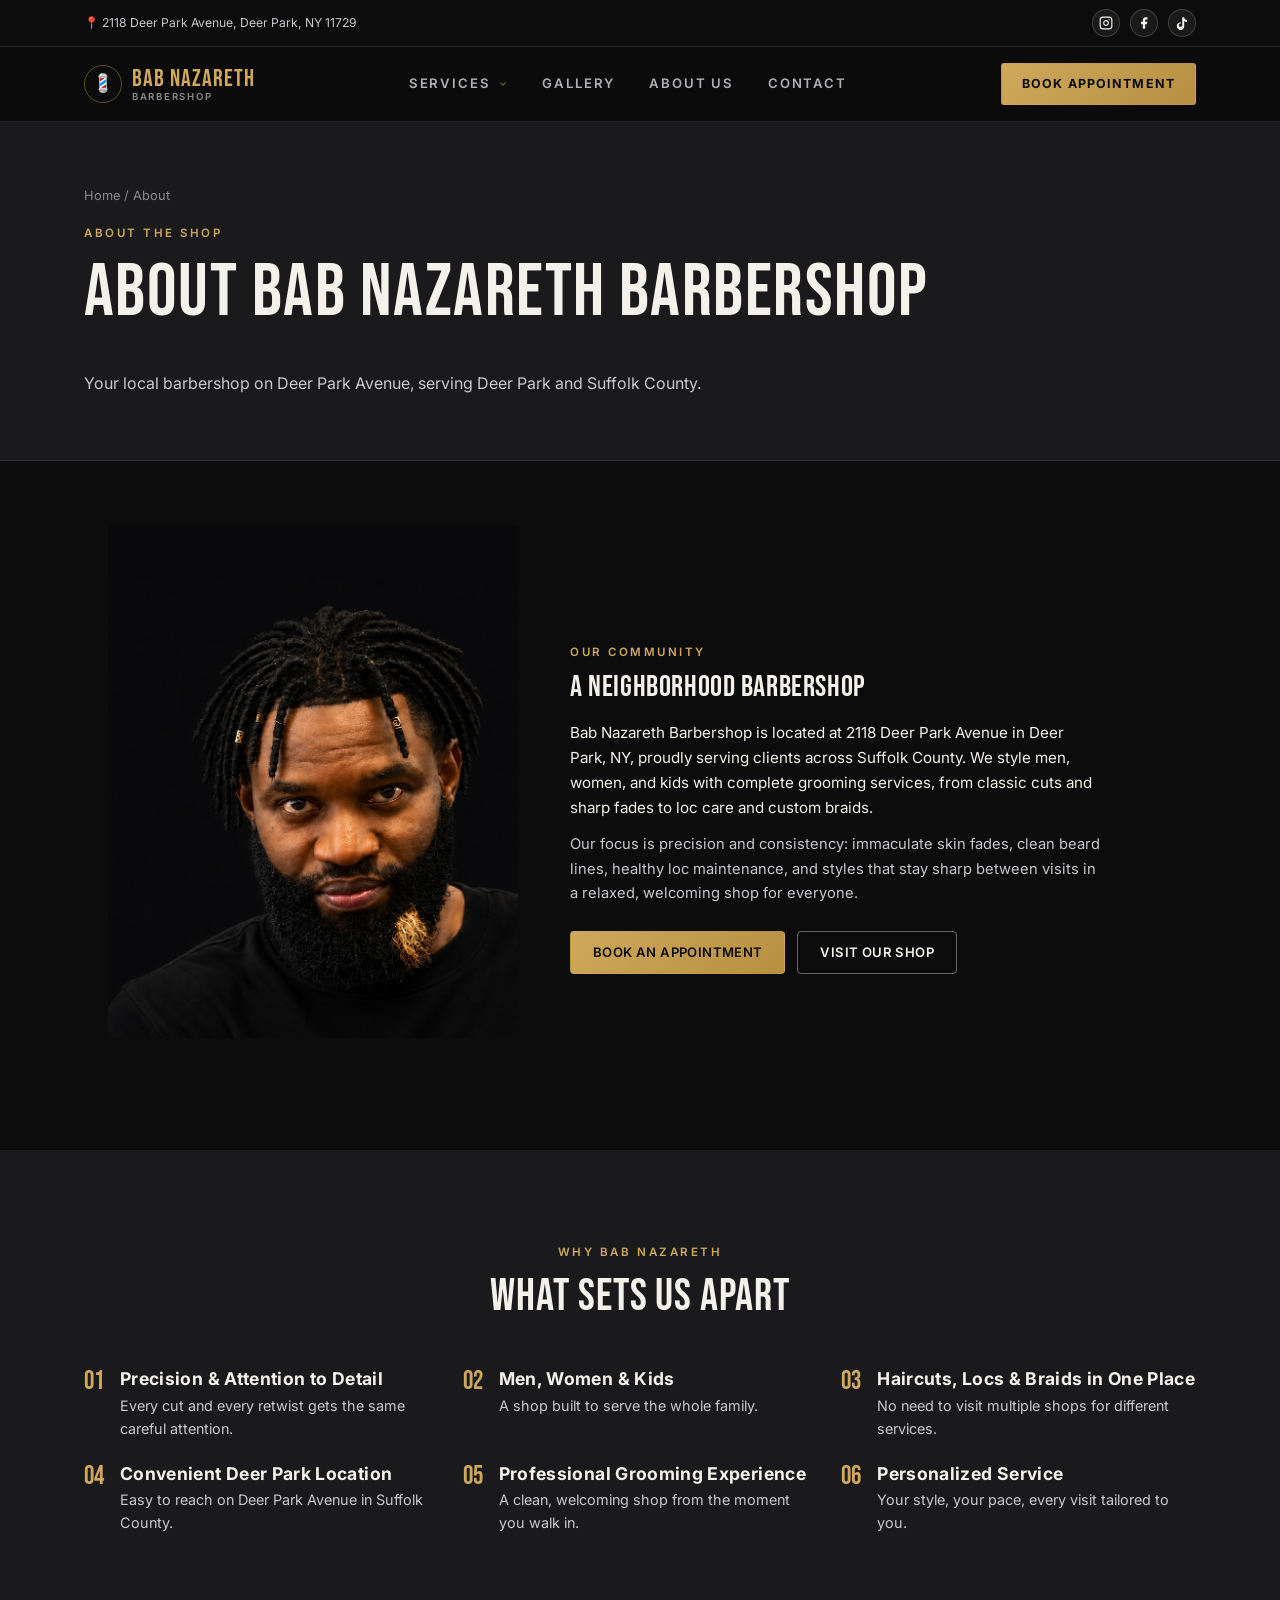
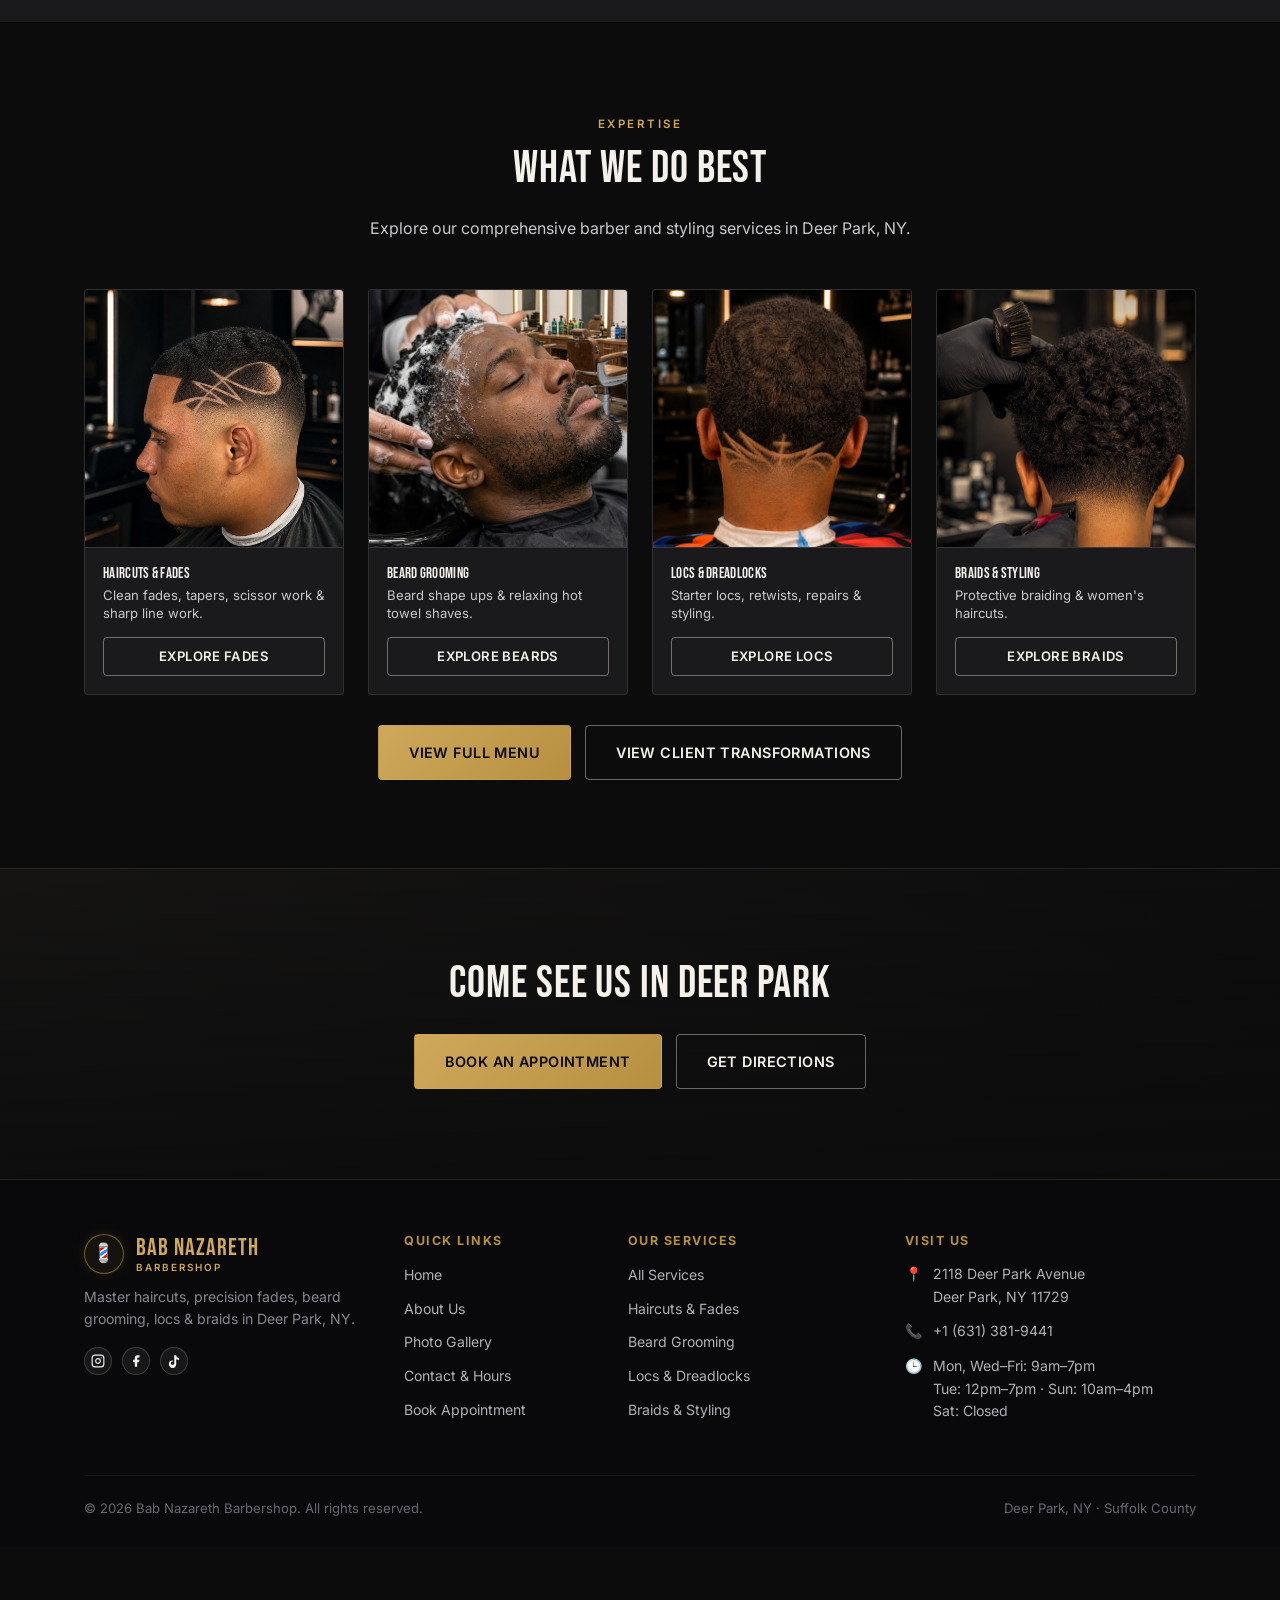
<file: about.html>
<!DOCTYPE html>
<html lang="en">
<head>
<meta charset="UTF-8">
<meta name="viewport" content="width=device-width, initial-scale=1.0">
<title>About Us | Bab Nazareth Barbershop, Deer Park NY</title>
<meta name="description" content="Learn about Bab Nazareth Barbershop, a local barbershop in Deer Park, NY specializing in haircuts, fades, locs and braids.">
<link rel="canonical" href="https://www.YOURDOMAIN.com/about.html">
<link rel="stylesheet" href="https://fonts.googleapis.com/css2?family=Bebas+Neue&family=Inter:wght@400;500;600;700&display=swap">
<link rel="stylesheet" href="css/style.css?v=10">
</head>
<body>

<div class="top-bar">
  <div class="container top-bar-inner">
    <a class="top-bar-item" href="https://www.google.com/maps/dir/?api=1&destination=2118+Deer+Park+Avenue,+Deer+Park,+NY+11729" target="_blank" rel="noopener">📍 2118 Deer Park Avenue, Deer Park, NY 11729</a>
    <span class="social-icons notranslate" translate="no">
      <a href="https://www.instagram.com/bab_the_nazareth?utm_source=qr" target="_blank" rel="noopener noreferrer" class="social-btn" aria-label="Instagram">
        <svg viewBox="0 0 24 24" fill="none" stroke="currentColor" stroke-width="2" stroke-linecap="round" stroke-linejoin="round" aria-hidden="true"><rect x="2" y="2" width="20" height="20" rx="5" ry="5"></rect><path d="M16 11.37A4 4 0 1 1 12.63 8 4 4 0 0 1 16 11.37z"></path><line x1="17.5" y1="6.5" x2="17.51" y2="6.5"></line></svg>
      </a>
      <a href="https://www.facebook.com/share/1BDpSqHtU6/?mibextid=wwXIfr" target="_blank" rel="noopener noreferrer" class="social-btn" aria-label="Facebook">
        <svg viewBox="0 0 24 24" fill="currentColor" aria-hidden="true"><path d="M18 2h-3a5 5 0 0 0-5 5v3H7v4h3v8h4v-8h3l1-4h-4V7a1 1 0 0 1 1-1h3z"></path></svg>
      </a>
      <a href="#" class="social-btn" aria-label="TikTok">
        <svg viewBox="0 0 24 24" fill="currentColor" aria-hidden="true"><path d="M19.59 6.69a4.83 4.83 0 0 1-3.77-4.25V2h-3.45v13.67a2.89 2.89 0 0 1-5.2 1.74 2.89 2.89 0 0 1 2.31-4.64c.29 0 .58.04.85.12V11.4a6.37 6.37 0 0 0-.85-.06A6.34 6.34 0 0 0 3.1 17.68a6.34 6.34 0 0 0 10.82 4.47 6.27 6.27 0 0 0 1.87-4.48V8.71a8.16 8.16 0 0 0 4.8 1.52v-3.4c-.34 0-.68-.05-1-.14z"></path></svg>
      </a>
    </span>
  </div>
</div>

<header class="site-header">
  <nav class="nav">
    <a href="index.html" class="brand">
      <span class="brand-mark">💈</span>
      <span class="brand-text">BAB NAZARETH<span class="brand-sub">Barbershop</span></span>
    </a>
    <button class="nav-toggle" id="navToggle" aria-label="Open navigation menu">
      <span></span><span></span><span></span>
    </button>
    <ul class="nav-links">
      <li class="has-dropdown">
        <a href="services.html" class="dropdown-trigger">
          <span>Services</span>
          <svg class="dropdown-chevron" viewBox="0 0 24 24" fill="none" stroke="currentColor" stroke-width="2.2" stroke-linecap="round" stroke-linejoin="round" aria-hidden="true">
            <polyline points="6 9 12 15 18 9"></polyline>
          </svg>
        </a>
        <ul class="dropdown-menu">
          <li><a href="services.html">All Services</a></li>
          <li><a href="haircuts-fades.html">Haircuts &amp; Fades</a></li>
          <li><a href="beard-grooming.html">Beard Grooming</a></li>
          <li><a href="locs-dreadlocks.html">Locs &amp; Dreadlocks</a></li>
          <li><a href="braids.html">Braids</a></li>
        </ul>
      </li>
      <li><a href="gallery.html">Gallery</a></li>
      <li><a href="about.html">About Us</a></li>
      <li><a href="contact.html">Contact</a></li>
    </ul>
    <div class="nav-cta desktop-only">
      <a href="book-appointment.html" class="btn btn--gold btn--sm">Book Appointment</a>
    </div>
  </nav>
</header>

<!-- MOBILE NAVIGATION DRAWER (USER-REQUESTED FORMAT) -->
<div class="mobile-nav-drawer" id="mobileNavDrawer" aria-hidden="true">
  <div class="mobile-nav-inner">
    <!-- Top Bar: Logo left, Close button right -->
    <div class="mobile-nav-header">
      <a href="index.html" class="brand">
        <span class="brand-mark">💈</span>
        <span class="brand-text">BAB NAZARETH<span class="brand-sub">Barbershop</span></span>
      </a>
      <button type="button" class="mobile-nav-close" id="mobileNavClose" aria-label="Close navigation">
        <svg viewBox="0 0 24 24" fill="none" stroke="currentColor" stroke-width="2.2" stroke-linecap="round" stroke-linejoin="round" aria-hidden="true">
          <line x1="18" y1="6" x2="6" y2="18"></line>
          <line x1="6" y1="6" x2="18" y2="18"></line>
        </svg>
      </button>
    </div>

    <!-- Scrollable Body -->
    <div class="mobile-nav-body">
      <ul class="mobile-nav-list">
        <li class="mobile-nav-item">
          <details class="mobile-dropdown-details" open>
            <summary class="mobile-dropdown-summary">
              <span>Services</span>
              <svg class="mobile-chevron" viewBox="0 0 24 24" fill="none" stroke="currentColor" stroke-width="2.2" stroke-linecap="round" stroke-linejoin="round" aria-hidden="true">
                <polyline points="6 9 12 15 18 9"></polyline>
              </svg>
            </summary>
            <ul class="mobile-subnav">
              <li><a href="services.html">All Services</a></li>
              <li><a href="haircuts-fades.html">Haircuts &amp; Fades</a></li>
              <li><a href="beard-grooming.html">Beard Grooming</a></li>
              <li><a href="locs-dreadlocks.html">Locs &amp; Dreadlocks</a></li>
              <li><a href="braids.html">Braids</a></li>
            </ul>
          </details>
        </li>
        <li class="mobile-nav-item">
          <a href="gallery.html" class="mobile-nav-link">Gallery</a>
        </li>
        <li class="mobile-nav-item">
          <a href="about.html" class="mobile-nav-link">About Us</a>
        </li>
        <li class="mobile-nav-item">
          <a href="contact.html" class="mobile-nav-link">Contact</a>
        </li>
      </ul>

      <!-- Bottom Actions -->
      <div class="mobile-nav-bottom">
        <a href="book-appointment.html" class="btn btn--gold btn--full mobile-primary-cta">
          BOOK APPOINTMENT ✂️
        </a>
        <div class="mobile-bottom-row">
          <a href="tel:+16313819441" class="mobile-pill-btn">
            <span>📞</span> +1 (631) 381-9441
          </a>
          <a href="https://www.google.com/maps/dir/?api=1&destination=2118+Deer+Park+Avenue,+Deer+Park,+NY+11729" target="_blank" rel="noopener" class="mobile-pill-btn">
            <span>📍</span> Deer Park, NY
          </a>
        </div>
      </div>
    </div>
  </div>
</div>

<main>
  <section class="page-hero">
    <div class="container">
      <div class="breadcrumb"><a href="index.html">Home</a> / About</div>
      <span class="eyebrow">About The Shop</span>
      <h1>About Bab Nazareth Barbershop</h1>
      <p>Your local barbershop on Deer Park Avenue, serving Deer Park and Suffolk County.</p>
    </div>
  </section>

  <section class="section">
    <div class="container about-hero-grid">
      <!-- BLOC 1 : PHOTO DÉCALÉE VERS LE HAUT -->
      <div class="about-photo-card" style="margin-left: 24px; align-self: start; transform: translateY(-24px);">
        <img src="images/about-man-portrait.jpg?v=5" alt="Client at Bab Nazareth Barbershop" loading="lazy">
      </div>

      <!-- BLOC 2 : TEXTE DU SALON DÉCALÉ LÉGÈREMENT À DROITE -->
      <div style="max-width: 560px; padding-left: 28px;">
        <span class="eyebrow" style="display: inline-block; margin-bottom: 8px;">Our Community</span>
        <h2 style="margin-bottom: 14px; font-size: 1.85rem; line-height: 1.25;">A Neighborhood Barbershop</h2>
        <p style="font-size: 0.95rem; line-height: 1.65; color: var(--off-white); margin-bottom: 12px;">
          Bab Nazareth Barbershop is located at 2118 Deer Park Avenue in Deer Park, NY, proudly serving clients across Suffolk County. We style men, women, and kids with complete grooming services, from classic cuts and sharp fades to loc care and custom braids.
        </p>
        <p style="font-size: 0.92rem; line-height: 1.65; color: var(--gray-light); margin-bottom: 20px;">
          Our focus is precision and consistency: immaculate skin fades, clean beard lines, healthy loc maintenance, and styles that stay sharp between visits in a relaxed, welcoming shop for everyone.
        </p>
        <div class="cta-row" style="gap: 12px;">
          <a href="book-appointment.html" class="btn btn--gold" style="padding: 10px 22px; font-size: 0.82rem;">Book an Appointment</a>
          <a href="contact.html" class="btn btn--outline" style="padding: 10px 22px; font-size: 0.82rem;">Visit Our Shop</a>
        </div>
      </div>
    </div>
  </section>

  <section class="section section--charcoal">
    <div class="container">
      <div class="section-head">
        <span class="eyebrow">Why Bab Nazareth</span>
        <h2>What Sets Us Apart</h2>
      </div>
      <div class="grid grid--3">
        <div class="reason"><span class="num">01</span><div><h3>Precision &amp; Attention to Detail</h3><p>Every cut and every retwist gets the same careful attention.</p></div></div>
        <div class="reason"><span class="num">02</span><div><h3>Men, Women &amp; Kids</h3><p>A shop built to serve the whole family.</p></div></div>
        <div class="reason"><span class="num">03</span><div><h3>Haircuts, Locs &amp; Braids in One Place</h3><p>No need to visit multiple shops for different services.</p></div></div>
        <div class="reason"><span class="num">04</span><div><h3>Convenient Deer Park Location</h3><p>Easy to reach on Deer Park Avenue in Suffolk County.</p></div></div>
        <div class="reason"><span class="num">05</span><div><h3>Professional Grooming Experience</h3><p>A clean, welcoming shop from the moment you walk in.</p></div></div>
        <div class="reason"><span class="num">06</span><div><h3>Personalized Service</h3><p>Your style, your pace, every visit tailored to you.</p></div></div>
      </div>
    </div>
  </section>

  <!-- SERVICES HIGHLIGHT -->
  <section class="section">
    <div class="container">
      <div class="section-head">
        <span class="eyebrow">Expertise</span>
        <h2>What We Do Best</h2>
        <p>Explore our comprehensive barber and styling services in Deer Park, NY.</p>
      </div>
      <div class="grid grid--4">
        <div class="card service-card">
          <div class="service-card-media">
            <img src="images/gallery-classic-lineup-fade.jpg" alt="Haircuts &amp; Fades in Deer Park NY" class="service-card-img" loading="lazy">
          </div>
          <div class="service-card-body">
            <div class="service-card-top">
              <h3>Haircuts &amp; Fades</h3>
            </div>
            <p class="service-desc">Clean fades, tapers, scissor work &amp; sharp line work.</p>
            <a href="haircuts-fades.html" class="btn btn--outline btn--sm">Explore Fades</a>
          </div>
        </div>

        <div class="card service-card">
          <div class="service-card-media">
            <img src="images/service-beard-grooming.jpg" alt="Master Barber Beard Grooming" class="service-card-img" loading="lazy">
          </div>
          <div class="service-card-body">
            <div class="service-card-top">
              <h3>Beard Grooming</h3>
            </div>
            <p class="service-desc">Beard shape ups &amp; relaxing hot towel shaves.</p>
            <a href="beard-grooming.html" class="btn btn--outline btn--sm">Explore Beards</a>
          </div>
        </div>

        <div class="card service-card">
          <div class="service-card-media">
            <img src="images/gallery-loc-bun-side.jpg" alt="Locs &amp; Dreadlocks Care" class="service-card-img" loading="lazy">
          </div>
          <div class="service-card-body">
            <div class="service-card-top">
              <h3>Locs &amp; Dreadlocks</h3>
            </div>
            <p class="service-desc">Starter locs, retwists, repairs &amp; styling.</p>
            <a href="locs-dreadlocks.html" class="btn btn--outline btn--sm">Explore Locs</a>
          </div>
        </div>

        <div class="card service-card">
          <div class="service-card-media">
            <img src="images/gallery-braided-cornrows.jpg" alt="Braids &amp; Protective Styling" class="service-card-img" loading="lazy">
          </div>
          <div class="service-card-body">
            <div class="service-card-top">
              <h3>Braids &amp; Styling</h3>
            </div>
            <p class="service-desc">Protective braiding &amp; women's haircuts.</p>
            <a href="braids.html" class="btn btn--outline btn--sm">Explore Braids</a>
          </div>
        </div>
      </div>
      <div class="cta-row" style="justify-content:center; margin-top:30px;">
        <a href="services.html" class="btn btn--gold">View Full Menu</a>
        <a href="gallery.html" class="btn btn--outline">View Client Transformations</a>
      </div>
    </div>
  </section>

  <section class="final-cta">
    <div class="container">
      <h2>Come See Us in Deer Park</h2>
      <div class="cta-row" style="justify-content:center;">
        <a href="book-appointment.html" class="btn btn--gold">Book an Appointment</a>
        <a href="contact.html" class="btn btn--outline">Get Directions</a>
      </div>
    </div>
  </section>
</main>

<footer class="site-footer">
  <div class="container">
    <div class="footer-simple-top">
      <!-- 1. BRAND & SOCIAL -->
      <div class="footer-simple-brand">
        <a href="index.html" class="brand">
          <span class="brand-mark">💈</span>
          <span class="brand-text">BAB NAZARETH<span class="brand-sub">Barbershop</span></span>
        </a>
        <p class="footer-simple-tagline">Master haircuts, precision fades, beard grooming, locs &amp; braids in Deer Park, NY.</p>
        <div class="social-icons notranslate" translate="no">
          <a href="https://www.instagram.com/bab_the_nazareth?utm_source=qr" target="_blank" rel="noopener noreferrer" class="social-btn" aria-label="Instagram">
            <svg viewBox="0 0 24 24" fill="none" stroke="currentColor" stroke-width="2" stroke-linecap="round" stroke-linejoin="round" aria-hidden="true"><rect x="2" y="2" width="20" height="20" rx="5" ry="5"></rect><path d="M16 11.37A4 4 0 1 1 12.63 8 4 4 0 0 1 16 11.37z"></path><line x1="17.5" y1="6.5" x2="17.51" y2="6.5"></line></svg>
          </a>
          <a href="https://www.facebook.com/share/1BDpSqHtU6/?mibextid=wwXIfr" target="_blank" rel="noopener noreferrer" class="social-btn" aria-label="Facebook">
            <svg viewBox="0 0 24 24" fill="currentColor" aria-hidden="true"><path d="M18 2h-3a5 5 0 0 0-5 5v3H7v4h3v8h4v-8h3l1-4h-4V7a1 1 0 0 1 1-1h3z"></path></svg>
          </a>
          <a href="#" class="social-btn" aria-label="TikTok">
            <svg viewBox="0 0 24 24" fill="currentColor" aria-hidden="true"><path d="M19.59 6.69a4.83 4.83 0 0 1-3.77-4.25V2h-3.45v13.67a2.89 2.89 0 0 1-5.2 1.74 2.89 2.89 0 0 1 2.31-4.64c.29 0 .58.04.85.12V11.4a6.37 6.37 0 0 0-.85-.06A6.34 6.34 0 0 0 3.1 17.68a6.34 6.34 0 0 0 10.82 4.47 6.27 6.27 0 0 0 1.87-4.48V8.71a8.16 8.16 0 0 0 4.8 1.52v-3.4c-.34 0-.68-.05-1-.14z"></path></svg>
          </a>
        </div>
      </div>

      <!-- 2. QUICK NAVIGATION -->
      <div>
        <h4 class="footer-simple-title">Quick Links</h4>
        <ul class="footer-simple-links">
          <li><a href="index.html">Home</a></li>
          <li><a href="about.html">About Us</a></li>
          <li><a href="gallery.html">Photo Gallery</a></li>
          <li><a href="contact.html">Contact &amp; Hours</a></li>
          <li><a href="book-appointment.html">Book Appointment</a></li>
        </ul>
      </div>

      <!-- 3. OUR SERVICES -->
      <div>
        <h4 class="footer-simple-title">Our Services</h4>
        <ul class="footer-simple-links">
          <li><a href="services.html">All Services</a></li>
          <li><a href="haircuts-fades.html">Haircuts &amp; Fades</a></li>
          <li><a href="beard-grooming.html">Beard Grooming</a></li>
          <li><a href="locs-dreadlocks.html">Locs &amp; Dreadlocks</a></li>
          <li><a href="braids.html">Braids &amp; Styling</a></li>
        </ul>
      </div>

      <!-- 4. VISIT & CONTACT -->
      <div class="footer-simple-info">
        <h4 class="footer-simple-title">Visit Us</h4>
        <div class="fsi-item"><span>📍</span> <a href="https://www.google.com/maps/dir/?api=1&destination=2118+Deer+Park+Avenue,+Deer+Park,+NY+11729" target="_blank" rel="noopener">2118 Deer Park Avenue<br>Deer Park, NY 11729</a></div>
        <div class="fsi-item"><span>📞</span> <a href="tel:+16313819441">+1 (631) 381-9441</a></div>
        <div class="fsi-item"><span>🕒</span> <span>Mon, Wed–Fri: 9am–7pm<br>Tue: 12pm–7pm · Sun: 10am–4pm<br>Sat: Closed</span></div>
      </div>
    </div>

    <!-- BOTTOM STRIP -->
    <div class="footer-simple-bottom">
      <span>&copy; 2026 Bab Nazareth Barbershop. All rights reserved.</span>
      <span>Deer Park, NY &middot; Suffolk County</span>
    </div>
  </div>
</footer>

<script src="js/main.js?v=10"></script>
</body>
</html>
</file>
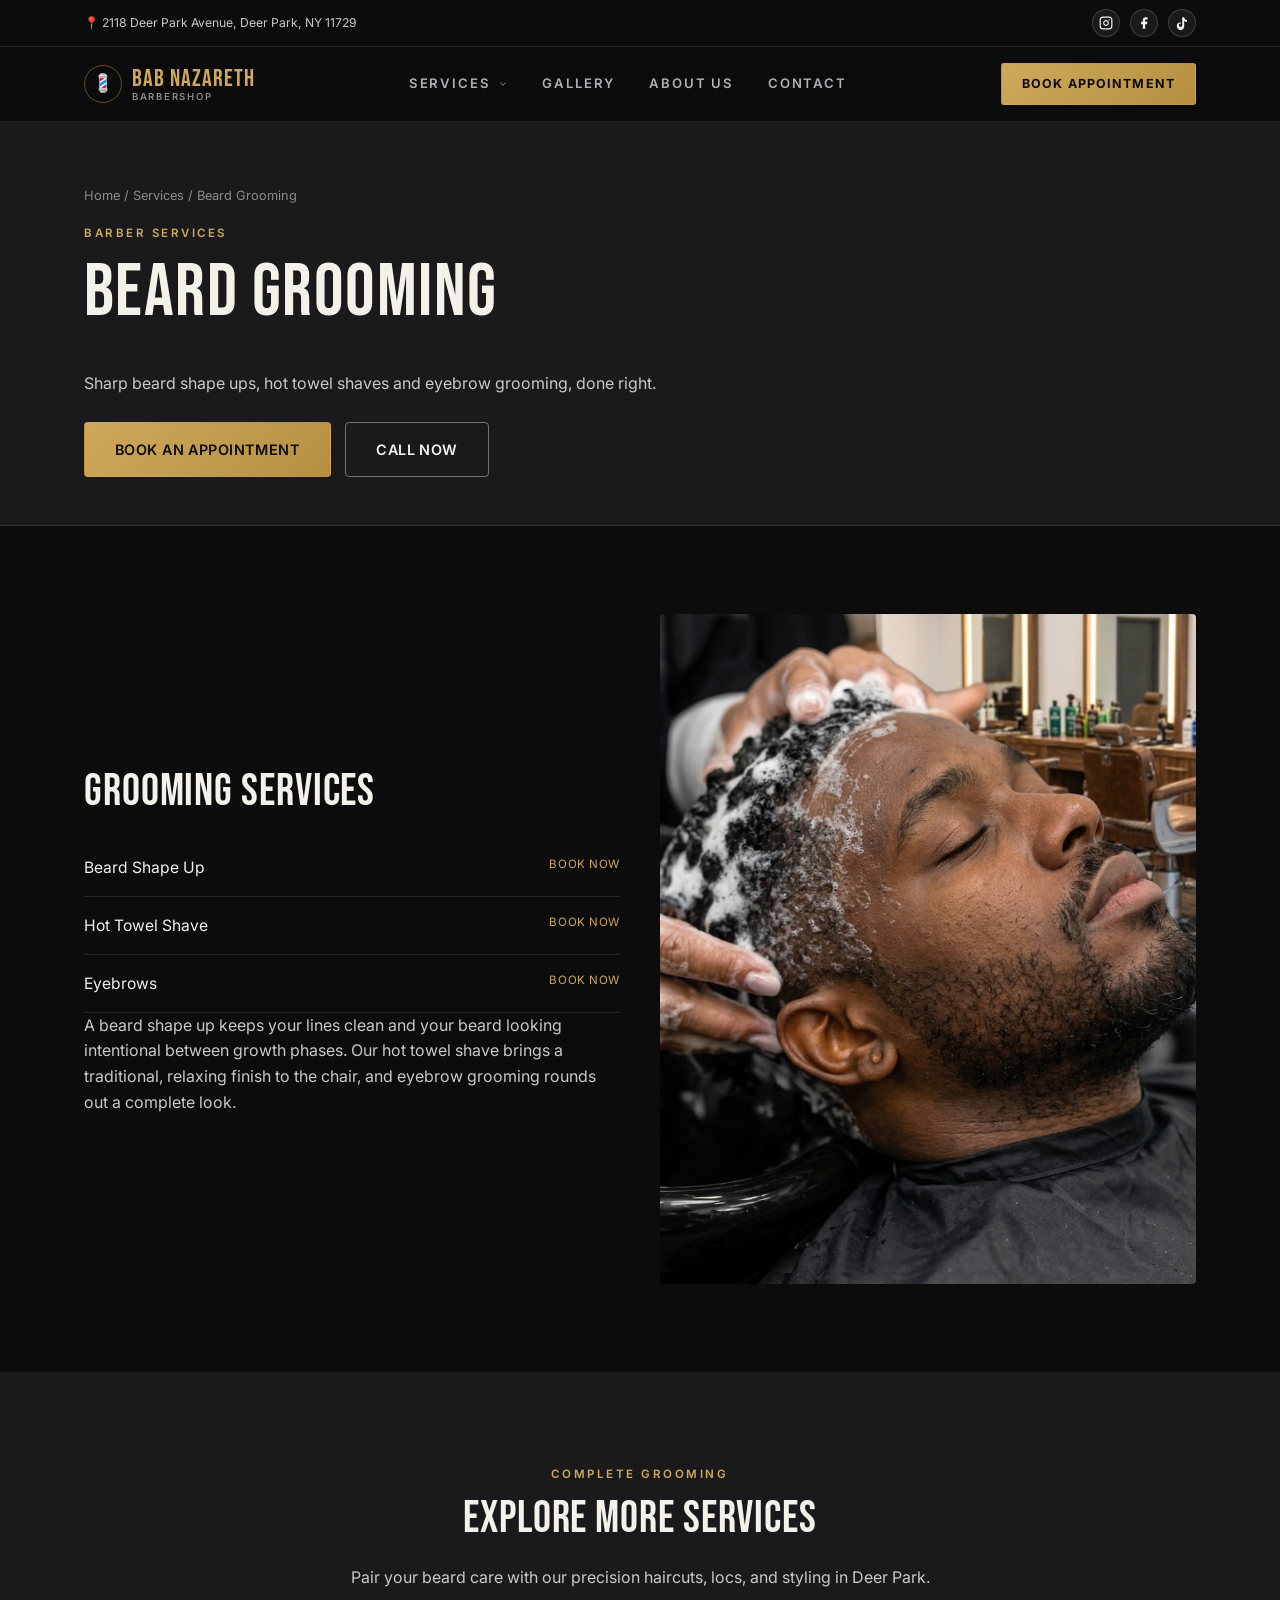
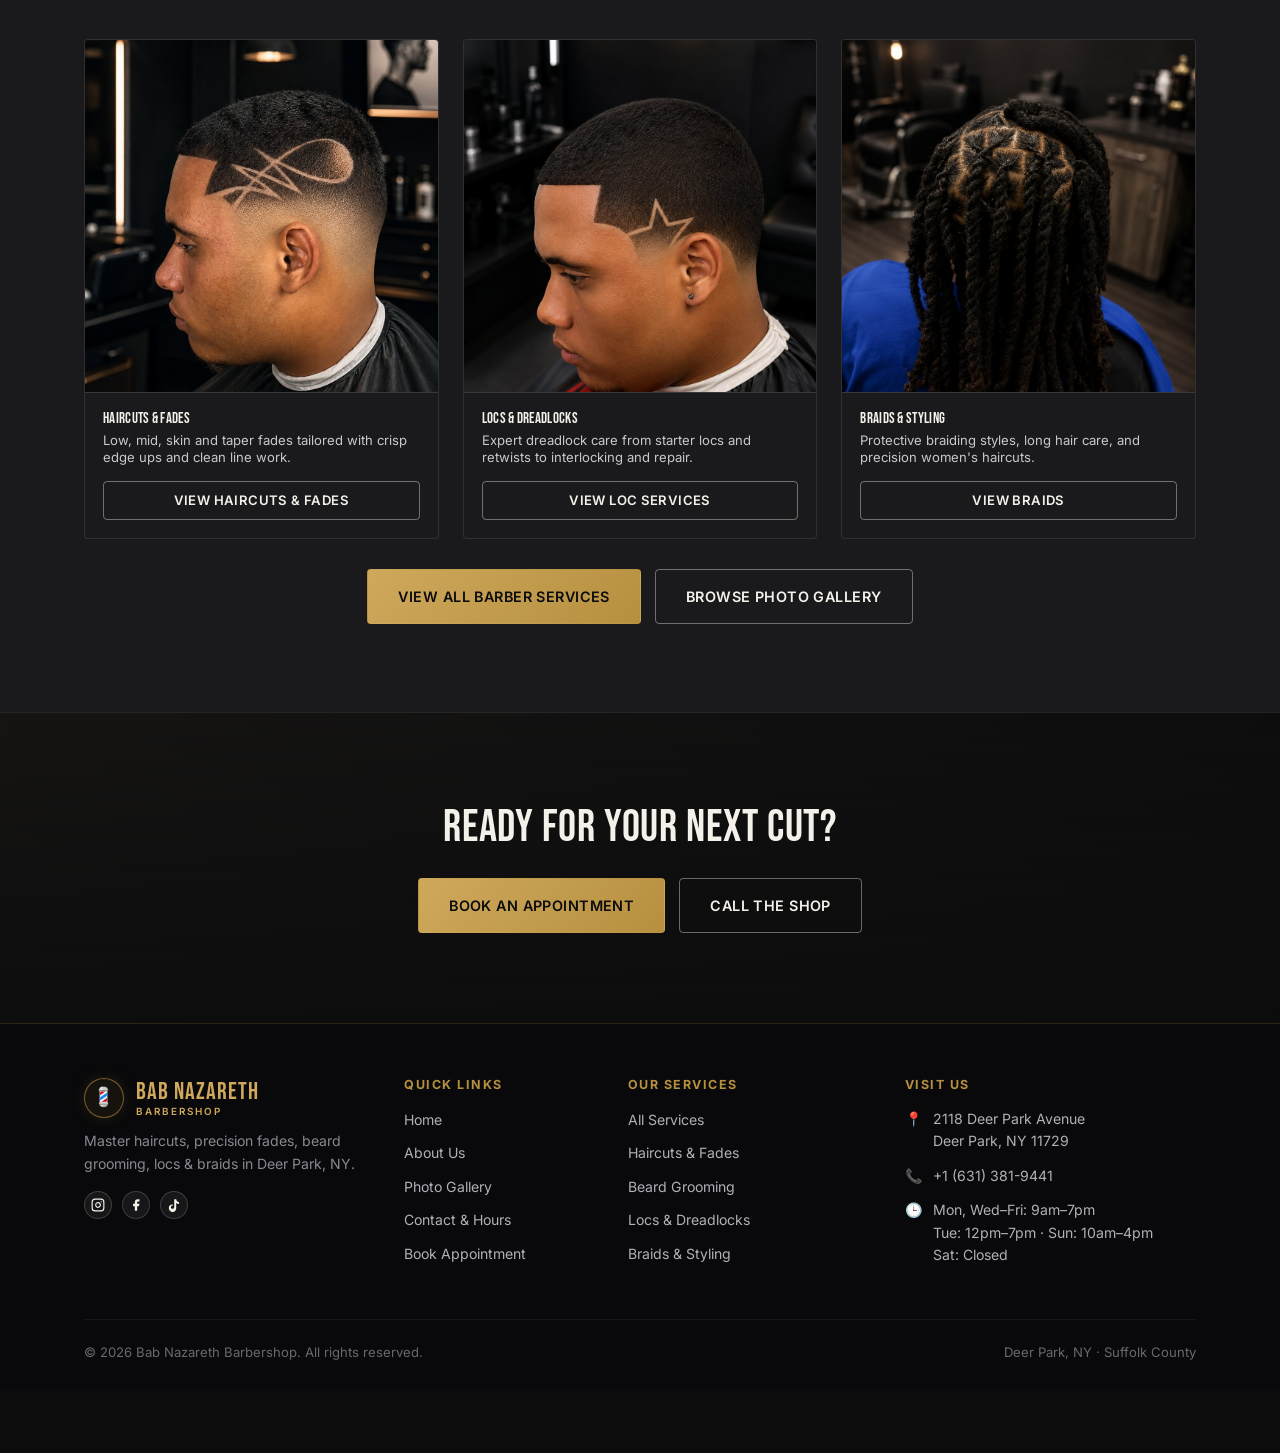
<file: beard-grooming.html>
<!DOCTYPE html>
<html lang="en">
<head>
<meta charset="UTF-8">
<meta name="viewport" content="width=device-width, initial-scale=1.0">
<title>Beard Grooming & Hot Towel Shave in Deer Park, NY | Bab Nazareth Barbershop</title>
<meta name="description" content="Beard shape ups, hot towel shaves and eyebrow grooming at Bab Nazareth Barbershop in Deer Park, NY.">
<link rel="canonical" href="https://www.YOURDOMAIN.com/beard-grooming.html">
<link rel="stylesheet" href="https://fonts.googleapis.com/css2?family=Bebas+Neue&family=Inter:wght@400;500;600;700&display=swap">
<link rel="stylesheet" href="css/style.css?v=10">
</head>
<body>

<div class="top-bar">
  <div class="container top-bar-inner">
    <a class="top-bar-item" href="https://www.google.com/maps/dir/?api=1&destination=2118+Deer+Park+Avenue,+Deer+Park,+NY+11729" target="_blank" rel="noopener">📍 2118 Deer Park Avenue, Deer Park, NY 11729</a>
    <span class="social-icons notranslate" translate="no">
      <a href="https://www.instagram.com/bab_the_nazareth?utm_source=qr" target="_blank" rel="noopener noreferrer" class="social-btn" aria-label="Instagram">
        <svg viewBox="0 0 24 24" fill="none" stroke="currentColor" stroke-width="2" stroke-linecap="round" stroke-linejoin="round" aria-hidden="true"><rect x="2" y="2" width="20" height="20" rx="5" ry="5"></rect><path d="M16 11.37A4 4 0 1 1 12.63 8 4 4 0 0 1 16 11.37z"></path><line x1="17.5" y1="6.5" x2="17.51" y2="6.5"></line></svg>
      </a>
      <a href="https://www.facebook.com/share/1BDpSqHtU6/?mibextid=wwXIfr" target="_blank" rel="noopener noreferrer" class="social-btn" aria-label="Facebook">
        <svg viewBox="0 0 24 24" fill="currentColor" aria-hidden="true"><path d="M18 2h-3a5 5 0 0 0-5 5v3H7v4h3v8h4v-8h3l1-4h-4V7a1 1 0 0 1 1-1h3z"></path></svg>
      </a>
      <a href="#" class="social-btn" aria-label="TikTok">
        <svg viewBox="0 0 24 24" fill="currentColor" aria-hidden="true"><path d="M19.59 6.69a4.83 4.83 0 0 1-3.77-4.25V2h-3.45v13.67a2.89 2.89 0 0 1-5.2 1.74 2.89 2.89 0 0 1 2.31-4.64c.29 0 .58.04.85.12V11.4a6.37 6.37 0 0 0-.85-.06A6.34 6.34 0 0 0 3.1 17.68a6.34 6.34 0 0 0 10.82 4.47 6.27 6.27 0 0 0 1.87-4.48V8.71a8.16 8.16 0 0 0 4.8 1.52v-3.4c-.34 0-.68-.05-1-.14z"></path></svg>
      </a>
    </span>
  </div>
</div>

<header class="site-header">
  <nav class="nav">
    <a href="index.html" class="brand">
      <span class="brand-mark">💈</span>
      <span class="brand-text">BAB NAZARETH<span class="brand-sub">Barbershop</span></span>
    </a>
    <button class="nav-toggle" id="navToggle" aria-label="Open navigation menu">
      <span></span><span></span><span></span>
    </button>
    <ul class="nav-links">
      <li class="has-dropdown">
        <a href="services.html" class="dropdown-trigger">
          <span>Services</span>
          <svg class="dropdown-chevron" viewBox="0 0 24 24" fill="none" stroke="currentColor" stroke-width="2.2" stroke-linecap="round" stroke-linejoin="round" aria-hidden="true">
            <polyline points="6 9 12 15 18 9"></polyline>
          </svg>
        </a>
        <ul class="dropdown-menu">
          <li><a href="services.html">All Services</a></li>
          <li><a href="haircuts-fades.html">Haircuts &amp; Fades</a></li>
          <li><a href="beard-grooming.html">Beard Grooming</a></li>
          <li><a href="locs-dreadlocks.html">Locs &amp; Dreadlocks</a></li>
          <li><a href="braids.html">Braids</a></li>
        </ul>
      </li>
      <li><a href="gallery.html">Gallery</a></li>
      <li><a href="about.html">About Us</a></li>
      <li><a href="contact.html">Contact</a></li>
    </ul>
    <div class="nav-cta desktop-only">
      <a href="book-appointment.html" class="btn btn--gold btn--sm">Book Appointment</a>
    </div>
  </nav>
</header>

<!-- MOBILE NAVIGATION DRAWER (USER-REQUESTED FORMAT) -->
<div class="mobile-nav-drawer" id="mobileNavDrawer" aria-hidden="true">
  <div class="mobile-nav-inner">
    <!-- Top Bar: Logo left, Close button right -->
    <div class="mobile-nav-header">
      <a href="index.html" class="brand">
        <span class="brand-mark">💈</span>
        <span class="brand-text">BAB NAZARETH<span class="brand-sub">Barbershop</span></span>
      </a>
      <button type="button" class="mobile-nav-close" id="mobileNavClose" aria-label="Close navigation">
        <svg viewBox="0 0 24 24" fill="none" stroke="currentColor" stroke-width="2.2" stroke-linecap="round" stroke-linejoin="round" aria-hidden="true">
          <line x1="18" y1="6" x2="6" y2="18"></line>
          <line x1="6" y1="6" x2="18" y2="18"></line>
        </svg>
      </button>
    </div>

    <!-- Scrollable Body -->
    <div class="mobile-nav-body">
      <ul class="mobile-nav-list">
        <li class="mobile-nav-item">
          <details class="mobile-dropdown-details" open>
            <summary class="mobile-dropdown-summary">
              <span>Services</span>
              <svg class="mobile-chevron" viewBox="0 0 24 24" fill="none" stroke="currentColor" stroke-width="2.2" stroke-linecap="round" stroke-linejoin="round" aria-hidden="true">
                <polyline points="6 9 12 15 18 9"></polyline>
              </svg>
            </summary>
            <ul class="mobile-subnav">
              <li><a href="services.html">All Services</a></li>
              <li><a href="haircuts-fades.html">Haircuts &amp; Fades</a></li>
              <li><a href="beard-grooming.html">Beard Grooming</a></li>
              <li><a href="locs-dreadlocks.html">Locs &amp; Dreadlocks</a></li>
              <li><a href="braids.html">Braids</a></li>
            </ul>
          </details>
        </li>
        <li class="mobile-nav-item">
          <a href="gallery.html" class="mobile-nav-link">Gallery</a>
        </li>
        <li class="mobile-nav-item">
          <a href="about.html" class="mobile-nav-link">About Us</a>
        </li>
        <li class="mobile-nav-item">
          <a href="contact.html" class="mobile-nav-link">Contact</a>
        </li>
      </ul>

      <!-- Bottom Actions -->
      <div class="mobile-nav-bottom">
        <a href="book-appointment.html" class="btn btn--gold btn--full mobile-primary-cta">
          BOOK APPOINTMENT ✂️
        </a>
        <div class="mobile-bottom-row">
          <a href="tel:+16313819441" class="mobile-pill-btn">
            <span>📞</span> +1 (631) 381-9441
          </a>
          <a href="https://www.google.com/maps/dir/?api=1&destination=2118+Deer+Park+Avenue,+Deer+Park,+NY+11729" target="_blank" rel="noopener" class="mobile-pill-btn">
            <span>📍</span> Deer Park, NY
          </a>
        </div>
      </div>
    </div>
  </div>
</div>

<main>
  <section class="page-hero">
    <div class="container">
      <div class="breadcrumb"><a href="index.html">Home</a> / <a href="services.html">Services</a> / Beard Grooming</div>
      <span class="eyebrow">Barber Services</span>
      <h1>Beard Grooming</h1>
      <p>Sharp beard shape ups, hot towel shaves and eyebrow grooming, done right.</p>
      <div class="cta-row">
        <a href="book-appointment.html" class="btn btn--gold">Book an Appointment</a>
        <a href="tel:+16313819441" class="btn btn--outline">Call Now</a>
      </div>
    </div>
  </section>

  <section class="section">
    <div class="container hero-grid">
      <div>
        <h2>Grooming Services</h2>
        <ul class="service-list">
          <li>Beard Shape Up <span class="tag">Book Now</span></li>
          <li>Hot Towel Shave <span class="tag">Book Now</span></li>
          <li>Eyebrows <span class="tag">Book Now</span></li>
        </ul>
        <p>A beard shape up keeps your lines clean and your beard looking intentional between growth phases. Our hot towel shave brings a traditional, relaxing finish to the chair, and eyebrow grooming rounds out a complete look.</p>
      </div>
      <div class="hero-media">
        <img src="images/service-beard-grooming.jpg" alt="Master Barber Trimming Beard and Grooming at Bab Nazareth Barbershop" loading="lazy">
      </div>
    </div>
  </section>

  <!-- EXPLORE MORE SERVICES -->
  <section class="section section--charcoal">
    <div class="container">
      <div class="section-head">
        <span class="eyebrow">Complete Grooming</span>
        <h2>Explore More Services</h2>
        <p>Pair your beard care with our precision haircuts, locs, and styling in Deer Park.</p>
      </div>
      <div class="grid grid--3">
        <div class="card service-card">
          <div class="service-card-media">
            <img src="images/gallery-classic-lineup-fade.jpg" alt="Haircuts &amp; Fades in Deer Park NY" class="service-card-img" loading="lazy">
          </div>
          <div class="service-card-body">
            <div class="service-card-top">
              <h3>Haircuts &amp; Fades</h3>
            </div>
            <p class="service-desc">Low, mid, skin and taper fades tailored with crisp edge ups and clean line work.</p>
            <a href="haircuts-fades.html" class="btn btn--outline btn--sm">View Haircuts &amp; Fades</a>
          </div>
        </div>

        <div class="card service-card">
          <div class="service-card-media">
            <img src="images/gallery-barrel-twist-crown.jpg" alt="Locs &amp; Dreadlocks Services" class="service-card-img" loading="lazy">
          </div>
          <div class="service-card-body">
            <div class="service-card-top">
              <h3>Locs &amp; Dreadlocks</h3>
            </div>
            <p class="service-desc">Expert dreadlock care from starter locs and retwists to interlocking and repair.</p>
            <a href="locs-dreadlocks.html" class="btn btn--outline btn--sm">View Loc Services</a>
          </div>
        </div>

        <div class="card service-card">
          <div class="service-card-media">
            <img src="images/gallery-two-finger-twists.jpg" alt="Braids &amp; Styling Services" class="service-card-img" loading="lazy">
          </div>
          <div class="service-card-body">
            <div class="service-card-top">
              <h3>Braids &amp; Styling</h3>
            </div>
            <p class="service-desc">Protective braiding styles, long hair care, and precision women's haircuts.</p>
            <a href="braids.html" class="btn btn--outline btn--sm">View Braids</a>
          </div>
        </div>
      </div>
      <div class="cta-row" style="justify-content:center; margin-top:30px;">
        <a href="services.html" class="btn btn--gold">View All Barber Services</a>
        <a href="gallery.html" class="btn btn--outline">Browse Photo Gallery</a>
      </div>
    </div>
  </section>

  <section class="final-cta">
    <div class="container">
      <h2>Ready for Your Next Cut?</h2>
      <div class="cta-row" style="justify-content:center;">
        <a href="book-appointment.html" class="btn btn--gold">Book an Appointment</a>
        <a href="tel:+16313819441" class="btn btn--outline">Call the Shop</a>
      </div>
    </div>
  </section>
</main>

<footer class="site-footer">
  <div class="container">
    <div class="footer-simple-top">
      <!-- 1. BRAND & SOCIAL -->
      <div class="footer-simple-brand">
        <a href="index.html" class="brand">
          <span class="brand-mark">💈</span>
          <span class="brand-text">BAB NAZARETH<span class="brand-sub">Barbershop</span></span>
        </a>
        <p class="footer-simple-tagline">Master haircuts, precision fades, beard grooming, locs &amp; braids in Deer Park, NY.</p>
        <div class="social-icons notranslate" translate="no">
          <a href="https://www.instagram.com/bab_the_nazareth?utm_source=qr" target="_blank" rel="noopener noreferrer" class="social-btn" aria-label="Instagram">
            <svg viewBox="0 0 24 24" fill="none" stroke="currentColor" stroke-width="2" stroke-linecap="round" stroke-linejoin="round" aria-hidden="true"><rect x="2" y="2" width="20" height="20" rx="5" ry="5"></rect><path d="M16 11.37A4 4 0 1 1 12.63 8 4 4 0 0 1 16 11.37z"></path><line x1="17.5" y1="6.5" x2="17.51" y2="6.5"></line></svg>
          </a>
          <a href="https://www.facebook.com/share/1BDpSqHtU6/?mibextid=wwXIfr" target="_blank" rel="noopener noreferrer" class="social-btn" aria-label="Facebook">
            <svg viewBox="0 0 24 24" fill="currentColor" aria-hidden="true"><path d="M18 2h-3a5 5 0 0 0-5 5v3H7v4h3v8h4v-8h3l1-4h-4V7a1 1 0 0 1 1-1h3z"></path></svg>
          </a>
          <a href="#" class="social-btn" aria-label="TikTok">
            <svg viewBox="0 0 24 24" fill="currentColor" aria-hidden="true"><path d="M19.59 6.69a4.83 4.83 0 0 1-3.77-4.25V2h-3.45v13.67a2.89 2.89 0 0 1-5.2 1.74 2.89 2.89 0 0 1 2.31-4.64c.29 0 .58.04.85.12V11.4a6.37 6.37 0 0 0-.85-.06A6.34 6.34 0 0 0 3.1 17.68a6.34 6.34 0 0 0 10.82 4.47 6.27 6.27 0 0 0 1.87-4.48V8.71a8.16 8.16 0 0 0 4.8 1.52v-3.4c-.34 0-.68-.05-1-.14z"></path></svg>
          </a>
        </div>
      </div>

      <!-- 2. QUICK NAVIGATION -->
      <div>
        <h4 class="footer-simple-title">Quick Links</h4>
        <ul class="footer-simple-links">
          <li><a href="index.html">Home</a></li>
          <li><a href="about.html">About Us</a></li>
          <li><a href="gallery.html">Photo Gallery</a></li>
          <li><a href="contact.html">Contact &amp; Hours</a></li>
          <li><a href="book-appointment.html">Book Appointment</a></li>
        </ul>
      </div>

      <!-- 3. OUR SERVICES -->
      <div>
        <h4 class="footer-simple-title">Our Services</h4>
        <ul class="footer-simple-links">
          <li><a href="services.html">All Services</a></li>
          <li><a href="haircuts-fades.html">Haircuts &amp; Fades</a></li>
          <li><a href="beard-grooming.html">Beard Grooming</a></li>
          <li><a href="locs-dreadlocks.html">Locs &amp; Dreadlocks</a></li>
          <li><a href="braids.html">Braids &amp; Styling</a></li>
        </ul>
      </div>

      <!-- 4. VISIT & CONTACT -->
      <div class="footer-simple-info">
        <h4 class="footer-simple-title">Visit Us</h4>
        <div class="fsi-item"><span>📍</span> <a href="https://www.google.com/maps/dir/?api=1&destination=2118+Deer+Park+Avenue,+Deer+Park,+NY+11729" target="_blank" rel="noopener">2118 Deer Park Avenue<br>Deer Park, NY 11729</a></div>
        <div class="fsi-item"><span>📞</span> <a href="tel:+16313819441">+1 (631) 381-9441</a></div>
        <div class="fsi-item"><span>🕒</span> <span>Mon, Wed–Fri: 9am–7pm<br>Tue: 12pm–7pm · Sun: 10am–4pm<br>Sat: Closed</span></div>
      </div>
    </div>

    <!-- BOTTOM STRIP -->
    <div class="footer-simple-bottom">
      <span>&copy; 2026 Bab Nazareth Barbershop. All rights reserved.</span>
      <span>Deer Park, NY &middot; Suffolk County</span>
    </div>
  </div>
</footer>

<script src="js/main.js?v=10"></script>
</body>
</html>
</file>
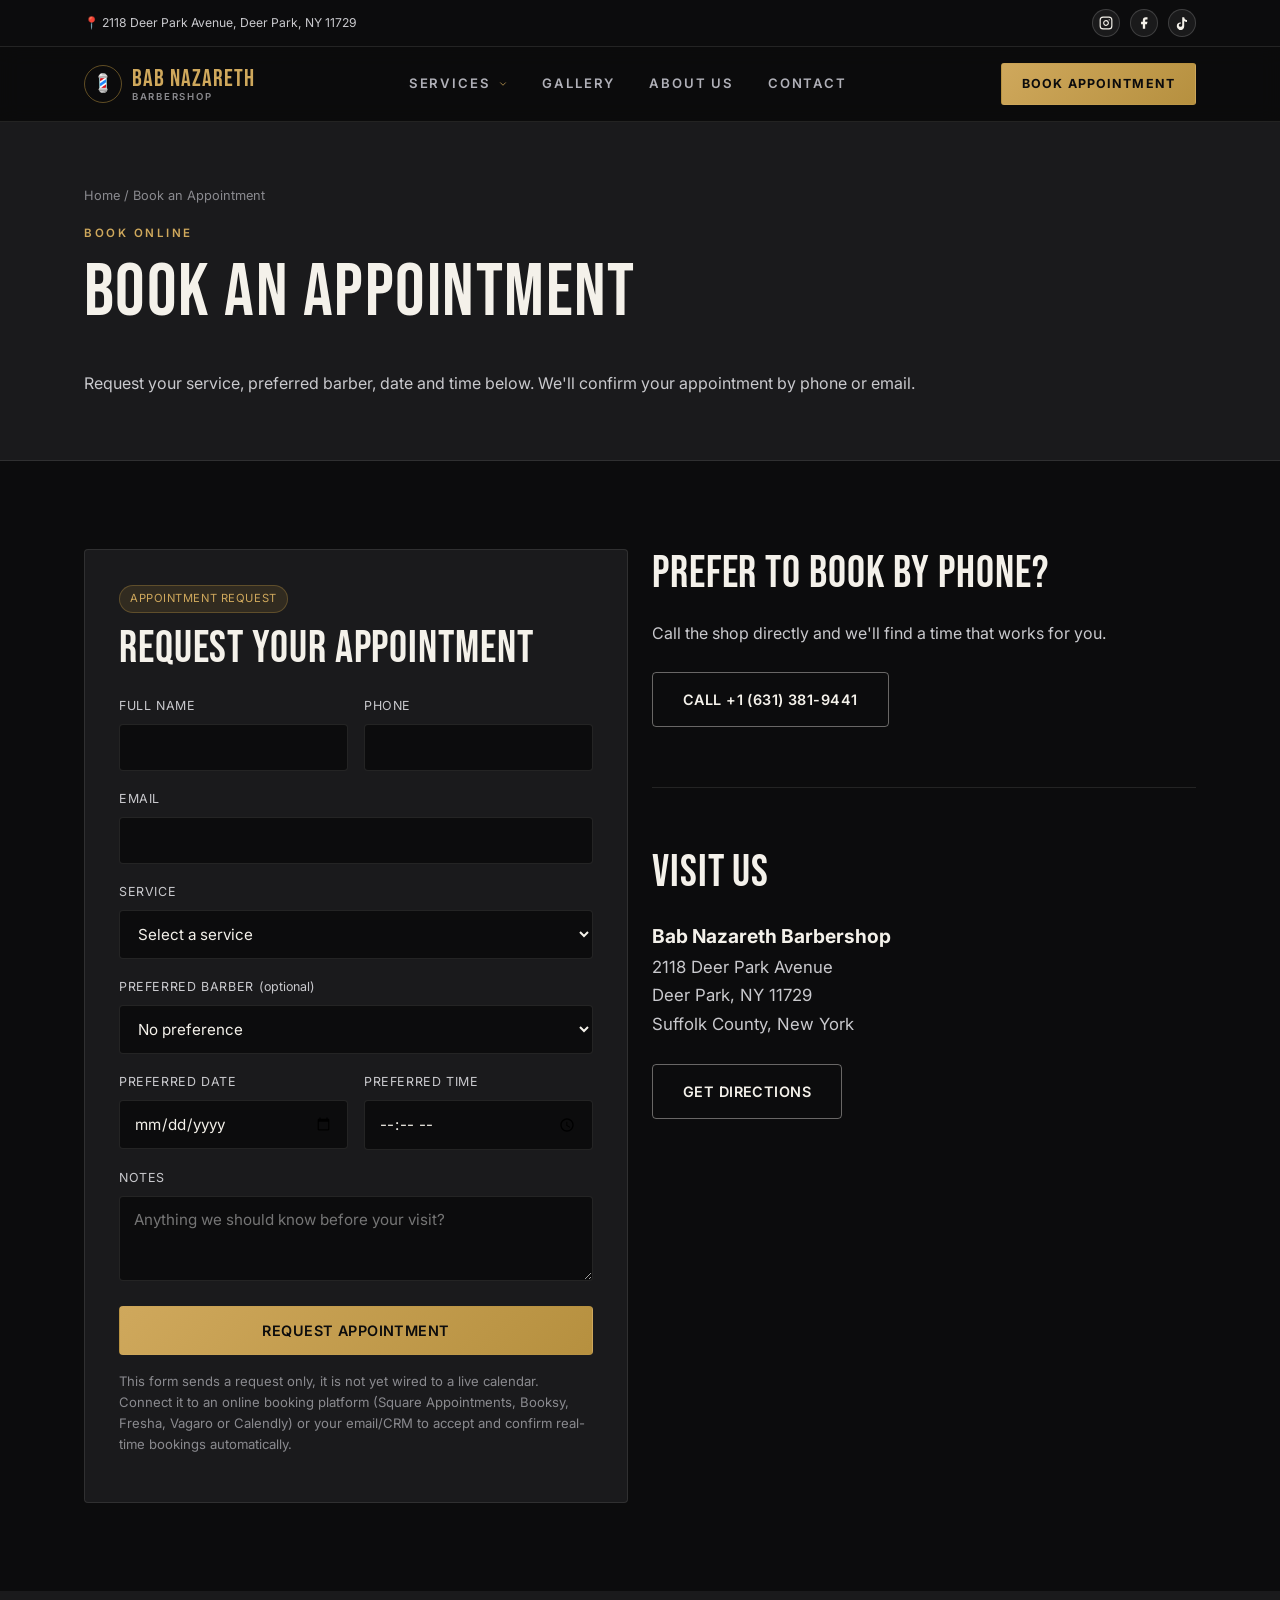
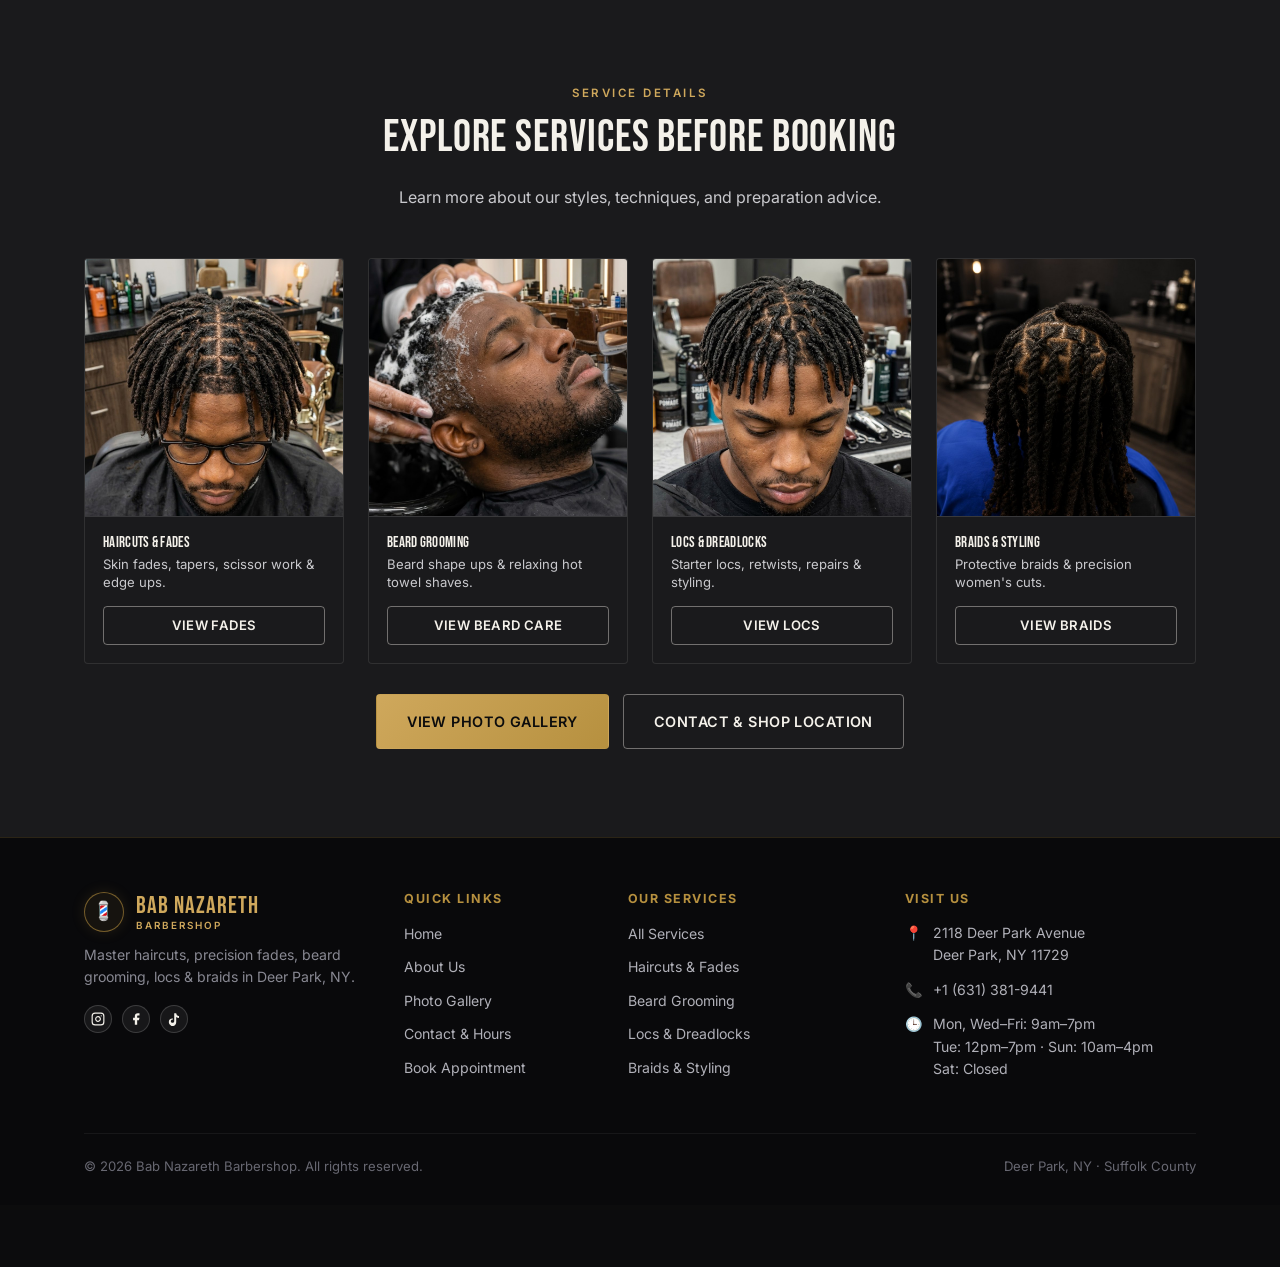
<file: book-appointment.html>
<!DOCTYPE html>
<html lang="en">
<head>
<meta charset="UTF-8">
<meta name="viewport" content="width=device-width, initial-scale=1.0">
<title>Book an Appointment | Bab Nazareth Barbershop</title>
<meta name="description" content="Request your next appointment at Bab Nazareth Barbershop in Deer Park, NY: haircuts, fades, locs and braids.">
<link rel="canonical" href="https://www.YOURDOMAIN.com/book-appointment.html">
<link rel="stylesheet" href="https://fonts.googleapis.com/css2?family=Bebas+Neue&family=Inter:wght@400;500;600;700&display=swap">
<link rel="stylesheet" href="css/style.css?v=10">
</head>
<body>

<div class="top-bar">
  <div class="container top-bar-inner">
    <a class="top-bar-item" href="https://www.google.com/maps/dir/?api=1&destination=2118+Deer+Park+Avenue,+Deer+Park,+NY+11729" target="_blank" rel="noopener">📍 2118 Deer Park Avenue, Deer Park, NY 11729</a>
    <span class="social-icons notranslate" translate="no">
      <a href="https://www.instagram.com/bab_the_nazareth?utm_source=qr" target="_blank" rel="noopener noreferrer" class="social-btn" aria-label="Instagram">
        <svg viewBox="0 0 24 24" fill="none" stroke="currentColor" stroke-width="2" stroke-linecap="round" stroke-linejoin="round" aria-hidden="true"><rect x="2" y="2" width="20" height="20" rx="5" ry="5"></rect><path d="M16 11.37A4 4 0 1 1 12.63 8 4 4 0 0 1 16 11.37z"></path><line x1="17.5" y1="6.5" x2="17.51" y2="6.5"></line></svg>
      </a>
      <a href="https://www.facebook.com/share/1BDpSqHtU6/?mibextid=wwXIfr" target="_blank" rel="noopener noreferrer" class="social-btn" aria-label="Facebook">
        <svg viewBox="0 0 24 24" fill="currentColor" aria-hidden="true"><path d="M18 2h-3a5 5 0 0 0-5 5v3H7v4h3v8h4v-8h3l1-4h-4V7a1 1 0 0 1 1-1h3z"></path></svg>
      </a>
      <a href="#" class="social-btn" aria-label="TikTok">
        <svg viewBox="0 0 24 24" fill="currentColor" aria-hidden="true"><path d="M19.59 6.69a4.83 4.83 0 0 1-3.77-4.25V2h-3.45v13.67a2.89 2.89 0 0 1-5.2 1.74 2.89 2.89 0 0 1 2.31-4.64c.29 0 .58.04.85.12V11.4a6.37 6.37 0 0 0-.85-.06A6.34 6.34 0 0 0 3.1 17.68a6.34 6.34 0 0 0 10.82 4.47 6.27 6.27 0 0 0 1.87-4.48V8.71a8.16 8.16 0 0 0 4.8 1.52v-3.4c-.34 0-.68-.05-1-.14z"></path></svg>
      </a>
    </span>
  </div>
</div>

<header class="site-header">
  <nav class="nav">
    <a href="index.html" class="brand">
      <span class="brand-mark">💈</span>
      <span class="brand-text">BAB NAZARETH<span class="brand-sub">Barbershop</span></span>
    </a>
    <button class="nav-toggle" id="navToggle" aria-label="Open navigation menu">
      <span></span><span></span><span></span>
    </button>
    <ul class="nav-links">
      <li class="has-dropdown">
        <a href="services.html" class="dropdown-trigger">
          <span>Services</span>
          <svg class="dropdown-chevron" viewBox="0 0 24 24" fill="none" stroke="currentColor" stroke-width="2.2" stroke-linecap="round" stroke-linejoin="round" aria-hidden="true">
            <polyline points="6 9 12 15 18 9"></polyline>
          </svg>
        </a>
        <ul class="dropdown-menu">
          <li><a href="services.html">All Services</a></li>
          <li><a href="haircuts-fades.html">Haircuts &amp; Fades</a></li>
          <li><a href="beard-grooming.html">Beard Grooming</a></li>
          <li><a href="locs-dreadlocks.html">Locs &amp; Dreadlocks</a></li>
          <li><a href="braids.html">Braids</a></li>
        </ul>
      </li>
      <li><a href="gallery.html">Gallery</a></li>
      <li><a href="about.html">About Us</a></li>
      <li><a href="contact.html">Contact</a></li>
    </ul>
    <div class="nav-cta desktop-only">
      <a href="book-appointment.html" class="btn btn--gold btn--sm">Book Appointment</a>
    </div>
  </nav>
</header>

<!-- MOBILE NAVIGATION DRAWER (USER-REQUESTED FORMAT) -->
<div class="mobile-nav-drawer" id="mobileNavDrawer" aria-hidden="true">
  <div class="mobile-nav-inner">
    <!-- Top Bar: Logo left, Close button right -->
    <div class="mobile-nav-header">
      <a href="index.html" class="brand">
        <span class="brand-mark">💈</span>
        <span class="brand-text">BAB NAZARETH<span class="brand-sub">Barbershop</span></span>
      </a>
      <button type="button" class="mobile-nav-close" id="mobileNavClose" aria-label="Close navigation">
        <svg viewBox="0 0 24 24" fill="none" stroke="currentColor" stroke-width="2.2" stroke-linecap="round" stroke-linejoin="round" aria-hidden="true">
          <line x1="18" y1="6" x2="6" y2="18"></line>
          <line x1="6" y1="6" x2="18" y2="18"></line>
        </svg>
      </button>
    </div>

    <!-- Scrollable Body -->
    <div class="mobile-nav-body">
      <ul class="mobile-nav-list">
        <li class="mobile-nav-item">
          <details class="mobile-dropdown-details" open>
            <summary class="mobile-dropdown-summary">
              <span>Services</span>
              <svg class="mobile-chevron" viewBox="0 0 24 24" fill="none" stroke="currentColor" stroke-width="2.2" stroke-linecap="round" stroke-linejoin="round" aria-hidden="true">
                <polyline points="6 9 12 15 18 9"></polyline>
              </svg>
            </summary>
            <ul class="mobile-subnav">
              <li><a href="services.html">All Services</a></li>
              <li><a href="haircuts-fades.html">Haircuts &amp; Fades</a></li>
              <li><a href="beard-grooming.html">Beard Grooming</a></li>
              <li><a href="locs-dreadlocks.html">Locs &amp; Dreadlocks</a></li>
              <li><a href="braids.html">Braids</a></li>
            </ul>
          </details>
        </li>
        <li class="mobile-nav-item">
          <a href="gallery.html" class="mobile-nav-link">Gallery</a>
        </li>
        <li class="mobile-nav-item">
          <a href="about.html" class="mobile-nav-link">About Us</a>
        </li>
        <li class="mobile-nav-item">
          <a href="contact.html" class="mobile-nav-link">Contact</a>
        </li>
      </ul>

      <!-- Bottom Actions -->
      <div class="mobile-nav-bottom">
        <a href="book-appointment.html" class="btn btn--gold btn--full mobile-primary-cta">
          BOOK APPOINTMENT ✂️
        </a>
        <div class="mobile-bottom-row">
          <a href="tel:+16313819441" class="mobile-pill-btn">
            <span>📞</span> +1 (631) 381-9441
          </a>
          <a href="https://www.google.com/maps/dir/?api=1&destination=2118+Deer+Park+Avenue,+Deer+Park,+NY+11729" target="_blank" rel="noopener" class="mobile-pill-btn">
            <span>📍</span> Deer Park, NY
          </a>
        </div>
      </div>
    </div>
  </div>
</div>

<main>
  <section class="page-hero">
    <div class="container">
      <div class="breadcrumb"><a href="index.html">Home</a> / Book an Appointment</div>
      <span class="eyebrow">Book Online</span>
      <h1>Book an Appointment</h1>
      <p>Request your service, preferred barber, date and time below. We'll confirm your appointment by phone or email.</p>
    </div>
  </section>

  <section class="section">
    <div class="container">
      <div class="grid grid--2" style="align-items:flex-start;">

        <div class="form-card">
          <span class="badge-soon">Appointment Request</span>
          <h2 style="margin-top:0;">Request Your Appointment</h2>
          <form>
            <div class="field-row">
              <div class="field">
                <label for="b-name">Full Name</label>
                <input type="text" id="b-name" name="name" required>
              </div>
              <div class="field">
                <label for="b-phone">Phone</label>
                <input type="tel" id="b-phone" name="phone" required>
              </div>
            </div>

            <div class="field">
              <label for="b-email">Email</label>
              <input type="email" id="b-email" name="email">
            </div>

            <div class="field">
              <label for="b-service">Service</label>
              <select id="b-service" name="service" required>
                <option value="">Select a service</option>
                <optgroup label="Barber Services">
                  <option>Regular Haircut</option>
                  <option>Haircut Fades</option>
                  <option>Hot Towel Shave</option>
                  <option>Eyebrows</option>
                  <option>Beard Shape Up</option>
                  <option>Kids Cuts</option>
                  <option>Shampoo</option>
                  <option>Hair Designs</option>
                  <option>Women's Haircuts</option>
                  <option>Long Hair</option>
                </optgroup>
                <optgroup label="Locs & Dreadlocks">
                  <option>Dread Locs</option>
                  <option>Loc Maintenance</option>
                  <option>Instant Locs</option>
                  <option>Starter Locs</option>
                  <option>Retwist</option>
                  <option>Loc Repair</option>
                  <option>Loc Extensions</option>
                  <option>Wicks</option>
                  <option>Microlocs</option>
                </optgroup>
                <optgroup label="Braids">
                  <option>Braids</option>
                </optgroup>
              </select>
            </div>

            <div class="field">
              <label for="b-barber">Preferred Barber <span style="text-transform:none; letter-spacing:0;">(optional)</span></label>
              <select id="b-barber" name="barber">
                <option value="">No preference</option>
                <option>[BARBER NAME]</option>
                <option>[BARBER NAME]</option>
              </select>
            </div>

            <div class="field-row">
              <div class="field">
                <label for="b-date">Preferred Date</label>
                <input type="date" id="b-date" name="date" required>
              </div>
              <div class="field">
                <label for="b-time">Preferred Time</label>
                <input type="time" id="b-time" name="time" required>
              </div>
            </div>

            <div class="field">
              <label for="b-notes">Notes</label>
              <textarea id="b-notes" name="notes" rows="3" placeholder="Anything we should know before your visit?"></textarea>
            </div>

            <button type="submit" class="btn btn--gold btn--block">Request Appointment</button>
            <p class="form-note">This form sends a request only, it is not yet wired to a live calendar. Connect it to an online booking platform (Square Appointments, Booksy, Fresha, Vagaro or Calendly) or your email/CRM to accept and confirm real-time bookings automatically.</p>
          </form>
        </div>

        <div>
          <h2>Prefer to Book by Phone?</h2>
          <p>Call the shop directly and we'll find a time that works for you.</p>
          <div class="cta-row">
            <a href="tel:+16313819441" class="btn btn--outline">Call +1 (631) 381-9441</a>
          </div>

          <div class="divider"></div>

          <h2>Visit Us</h2>
          <p class="address-block">
            <strong>Bab Nazareth Barbershop</strong><br>
            2118 Deer Park Avenue<br>
            Deer Park, NY 11729<br>
            Suffolk County, New York
          </p>
          <div class="cta-row">
            <a href="https://www.google.com/maps/dir/?api=1&destination=2118+Deer+Park+Avenue,+Deer+Park,+NY+11729" target="_blank" rel="noopener" class="btn btn--outline">Get Directions</a>
          </div>
        </div>

      </div>
    </div>
  </section>

  <!-- EXPLORE SERVICES BEFORE BOOKING -->
  <section class="section section--charcoal">
    <div class="container">
      <div class="section-head">
        <span class="eyebrow">Service Details</span>
        <h2>Explore Services Before Booking</h2>
        <p>Learn more about our styles, techniques, and preparation advice.</p>
      </div>
      <div class="grid grid--4">
        <div class="card service-card">
          <div class="service-card-media">
            <img src="images/gallery-fresh-crisp-fade.jpg" alt="Haircuts &amp; Fades" class="service-card-img" loading="lazy">
          </div>
          <div class="service-card-body">
            <div class="service-card-top">
              <h3>Haircuts &amp; Fades</h3>
            </div>
            <p class="service-desc">Skin fades, tapers, scissor work &amp; edge ups.</p>
            <a href="haircuts-fades.html" class="btn btn--outline btn--sm">View Fades</a>
          </div>
        </div>

        <div class="card service-card">
          <div class="service-card-media">
            <img src="images/service-beard-grooming.jpg" alt="Beard Grooming" class="service-card-img" loading="lazy">
          </div>
          <div class="service-card-body">
            <div class="service-card-top">
              <h3>Beard Grooming</h3>
            </div>
            <p class="service-desc">Beard shape ups &amp; relaxing hot towel shaves.</p>
            <a href="beard-grooming.html" class="btn btn--outline btn--sm">View Beard Care</a>
          </div>
        </div>

        <div class="card service-card">
          <div class="service-card-media">
            <img src="images/gallery-blonde-tips-locs.jpg" alt="Locs &amp; Dreadlocks" class="service-card-img" loading="lazy">
          </div>
          <div class="service-card-body">
            <div class="service-card-top">
              <h3>Locs &amp; Dreadlocks</h3>
            </div>
            <p class="service-desc">Starter locs, retwists, repairs &amp; styling.</p>
            <a href="locs-dreadlocks.html" class="btn btn--outline btn--sm">View Locs</a>
          </div>
        </div>

        <div class="card service-card">
          <div class="service-card-media">
            <img src="images/gallery-two-finger-twists.jpg" alt="Braids &amp; Styling" class="service-card-img" loading="lazy">
          </div>
          <div class="service-card-body">
            <div class="service-card-top">
              <h3>Braids &amp; Styling</h3>
            </div>
            <p class="service-desc">Protective braids &amp; precision women's cuts.</p>
            <a href="braids.html" class="btn btn--outline btn--sm">View Braids</a>
          </div>
        </div>
      </div>
      <div class="cta-row" style="justify-content:center; margin-top:30px;">
        <a href="gallery.html" class="btn btn--gold">View Photo Gallery</a>
        <a href="contact.html" class="btn btn--outline">Contact &amp; Shop Location</a>
      </div>
    </div>
  </section>
</main>

<footer class="site-footer">
  <div class="container">
    <div class="footer-simple-top">
      <!-- 1. BRAND & SOCIAL -->
      <div class="footer-simple-brand">
        <a href="index.html" class="brand">
          <span class="brand-mark">💈</span>
          <span class="brand-text">BAB NAZARETH<span class="brand-sub">Barbershop</span></span>
        </a>
        <p class="footer-simple-tagline">Master haircuts, precision fades, beard grooming, locs &amp; braids in Deer Park, NY.</p>
        <div class="social-icons notranslate" translate="no">
          <a href="https://www.instagram.com/bab_the_nazareth?utm_source=qr" target="_blank" rel="noopener noreferrer" class="social-btn" aria-label="Instagram">
            <svg viewBox="0 0 24 24" fill="none" stroke="currentColor" stroke-width="2" stroke-linecap="round" stroke-linejoin="round" aria-hidden="true"><rect x="2" y="2" width="20" height="20" rx="5" ry="5"></rect><path d="M16 11.37A4 4 0 1 1 12.63 8 4 4 0 0 1 16 11.37z"></path><line x1="17.5" y1="6.5" x2="17.51" y2="6.5"></line></svg>
          </a>
          <a href="https://www.facebook.com/share/1BDpSqHtU6/?mibextid=wwXIfr" target="_blank" rel="noopener noreferrer" class="social-btn" aria-label="Facebook">
            <svg viewBox="0 0 24 24" fill="currentColor" aria-hidden="true"><path d="M18 2h-3a5 5 0 0 0-5 5v3H7v4h3v8h4v-8h3l1-4h-4V7a1 1 0 0 1 1-1h3z"></path></svg>
          </a>
          <a href="#" class="social-btn" aria-label="TikTok">
            <svg viewBox="0 0 24 24" fill="currentColor" aria-hidden="true"><path d="M19.59 6.69a4.83 4.83 0 0 1-3.77-4.25V2h-3.45v13.67a2.89 2.89 0 0 1-5.2 1.74 2.89 2.89 0 0 1 2.31-4.64c.29 0 .58.04.85.12V11.4a6.37 6.37 0 0 0-.85-.06A6.34 6.34 0 0 0 3.1 17.68a6.34 6.34 0 0 0 10.82 4.47 6.27 6.27 0 0 0 1.87-4.48V8.71a8.16 8.16 0 0 0 4.8 1.52v-3.4c-.34 0-.68-.05-1-.14z"></path></svg>
          </a>
        </div>
      </div>

      <!-- 2. QUICK NAVIGATION -->
      <div>
        <h4 class="footer-simple-title">Quick Links</h4>
        <ul class="footer-simple-links">
          <li><a href="index.html">Home</a></li>
          <li><a href="about.html">About Us</a></li>
          <li><a href="gallery.html">Photo Gallery</a></li>
          <li><a href="contact.html">Contact &amp; Hours</a></li>
          <li><a href="book-appointment.html">Book Appointment</a></li>
        </ul>
      </div>

      <!-- 3. OUR SERVICES -->
      <div>
        <h4 class="footer-simple-title">Our Services</h4>
        <ul class="footer-simple-links">
          <li><a href="services.html">All Services</a></li>
          <li><a href="haircuts-fades.html">Haircuts &amp; Fades</a></li>
          <li><a href="beard-grooming.html">Beard Grooming</a></li>
          <li><a href="locs-dreadlocks.html">Locs &amp; Dreadlocks</a></li>
          <li><a href="braids.html">Braids &amp; Styling</a></li>
        </ul>
      </div>

      <!-- 4. VISIT & CONTACT -->
      <div class="footer-simple-info">
        <h4 class="footer-simple-title">Visit Us</h4>
        <div class="fsi-item"><span>📍</span> <a href="https://www.google.com/maps/dir/?api=1&destination=2118+Deer+Park+Avenue,+Deer+Park,+NY+11729" target="_blank" rel="noopener">2118 Deer Park Avenue<br>Deer Park, NY 11729</a></div>
        <div class="fsi-item"><span>📞</span> <a href="tel:+16313819441">+1 (631) 381-9441</a></div>
        <div class="fsi-item"><span>🕒</span> <span>Mon, Wed–Fri: 9am–7pm<br>Tue: 12pm–7pm · Sun: 10am–4pm<br>Sat: Closed</span></div>
      </div>
    </div>

    <!-- BOTTOM STRIP -->
    <div class="footer-simple-bottom">
      <span>&copy; 2026 Bab Nazareth Barbershop. All rights reserved.</span>
      <span>Deer Park, NY &middot; Suffolk County</span>
    </div>
  </div>
</footer>

<script src="js/main.js?v=10"></script>
</body>
</html>
</file>
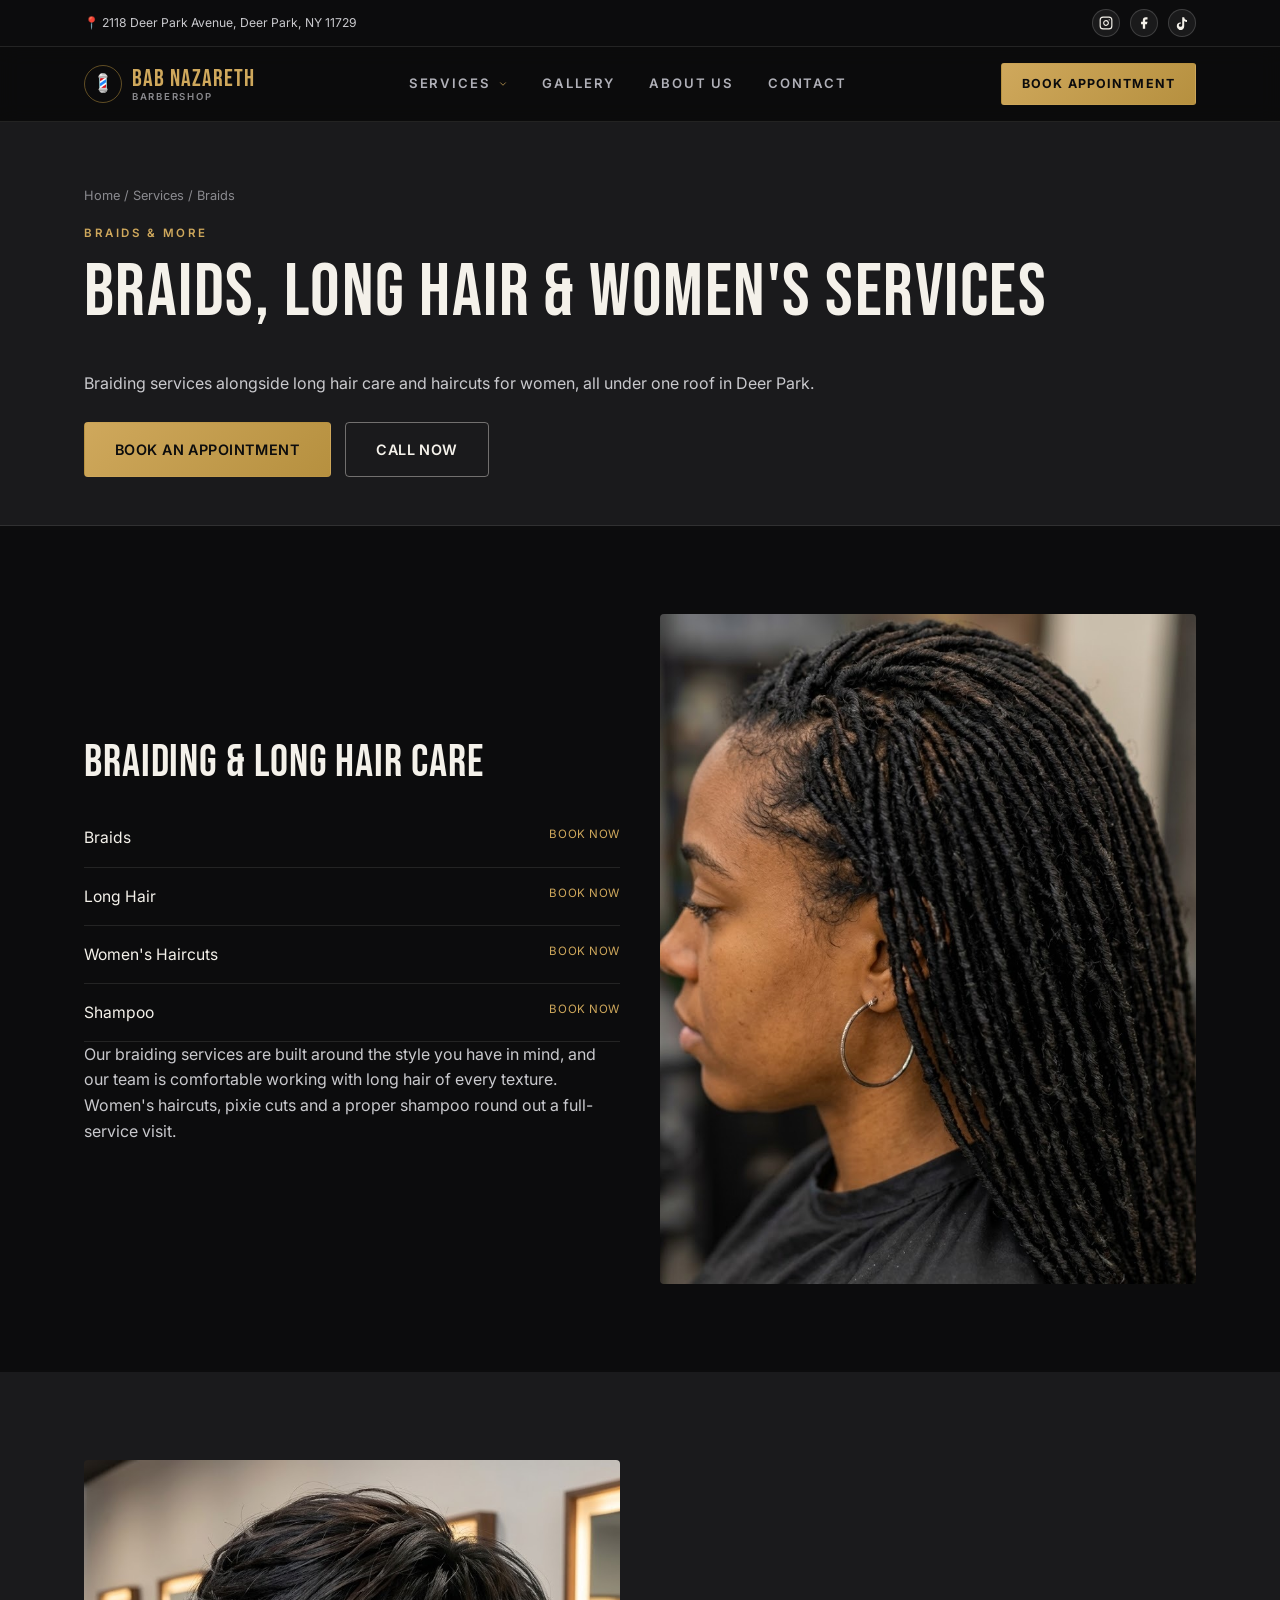
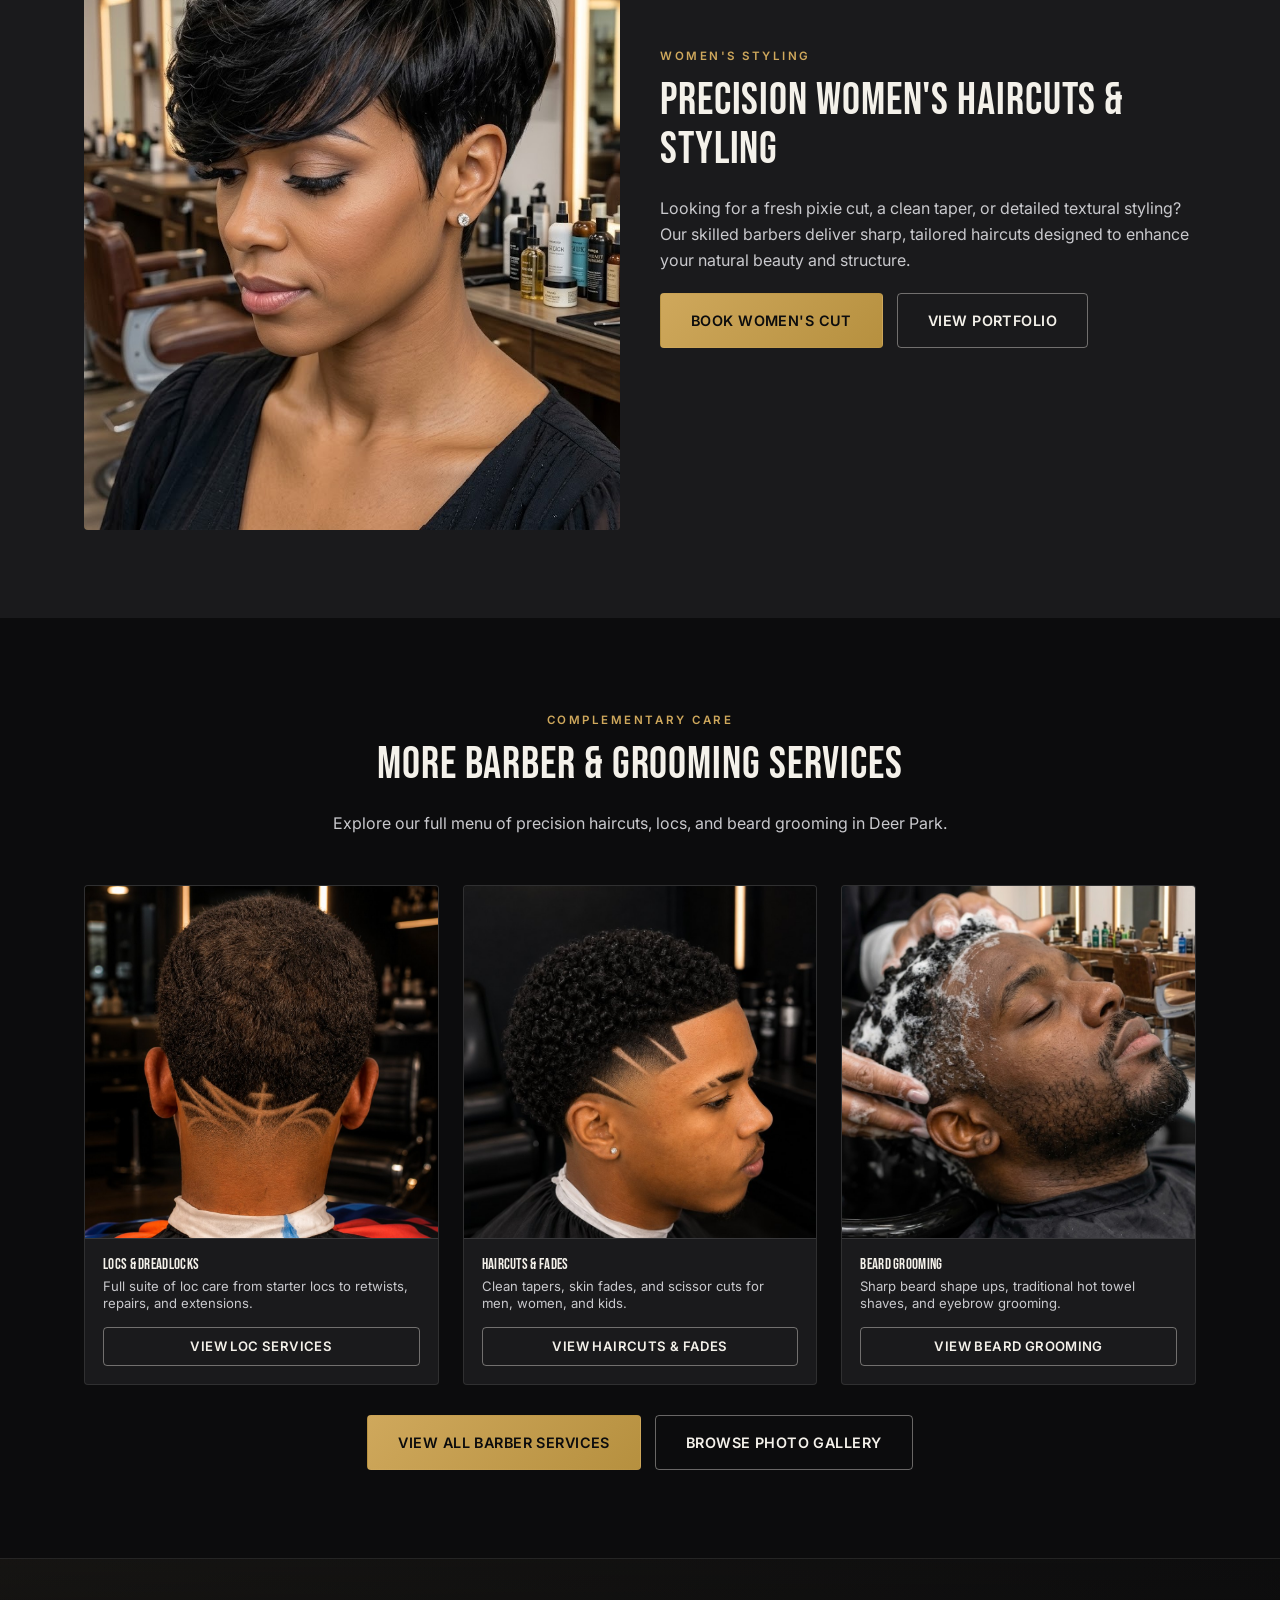
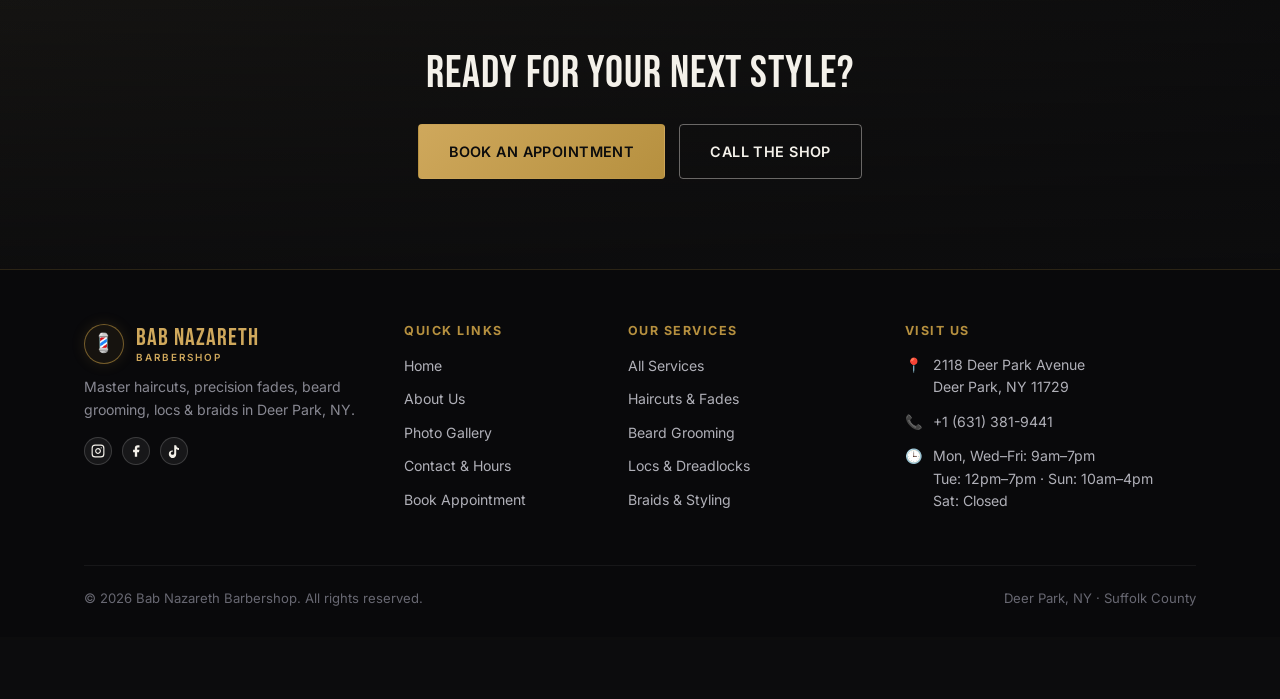
<file: braids.html>
<!DOCTYPE html>
<html lang="en">
<head>
<meta charset="UTF-8">
<meta name="viewport" content="width=device-width, initial-scale=1.0">
<title>Braids in Deer Park, NY | Bab Nazareth Barbershop</title>
<meta name="description" content="Professional braiding, long hair care and women's haircuts at Bab Nazareth Barbershop in Deer Park, NY.">
<link rel="canonical" href="https://www.YOURDOMAIN.com/braids.html">
<link rel="stylesheet" href="https://fonts.googleapis.com/css2?family=Bebas+Neue&family=Inter:wght@400;500;600;700&display=swap">
<link rel="stylesheet" href="css/style.css?v=10">
</head>
<body>

<div class="top-bar">
  <div class="container top-bar-inner">
    <a class="top-bar-item" href="https://www.google.com/maps/dir/?api=1&destination=2118+Deer+Park+Avenue,+Deer+Park,+NY+11729" target="_blank" rel="noopener">📍 2118 Deer Park Avenue, Deer Park, NY 11729</a>
    <span class="social-icons notranslate" translate="no">
      <a href="https://www.instagram.com/bab_the_nazareth?utm_source=qr" target="_blank" rel="noopener noreferrer" class="social-btn" aria-label="Instagram">
        <svg viewBox="0 0 24 24" fill="none" stroke="currentColor" stroke-width="2" stroke-linecap="round" stroke-linejoin="round" aria-hidden="true"><rect x="2" y="2" width="20" height="20" rx="5" ry="5"></rect><path d="M16 11.37A4 4 0 1 1 12.63 8 4 4 0 0 1 16 11.37z"></path><line x1="17.5" y1="6.5" x2="17.51" y2="6.5"></line></svg>
      </a>
      <a href="https://www.facebook.com/share/1BDpSqHtU6/?mibextid=wwXIfr" target="_blank" rel="noopener noreferrer" class="social-btn" aria-label="Facebook">
        <svg viewBox="0 0 24 24" fill="currentColor" aria-hidden="true"><path d="M18 2h-3a5 5 0 0 0-5 5v3H7v4h3v8h4v-8h3l1-4h-4V7a1 1 0 0 1 1-1h3z"></path></svg>
      </a>
      <a href="#" class="social-btn" aria-label="TikTok">
        <svg viewBox="0 0 24 24" fill="currentColor" aria-hidden="true"><path d="M19.59 6.69a4.83 4.83 0 0 1-3.77-4.25V2h-3.45v13.67a2.89 2.89 0 0 1-5.2 1.74 2.89 2.89 0 0 1 2.31-4.64c.29 0 .58.04.85.12V11.4a6.37 6.37 0 0 0-.85-.06A6.34 6.34 0 0 0 3.1 17.68a6.34 6.34 0 0 0 10.82 4.47 6.27 6.27 0 0 0 1.87-4.48V8.71a8.16 8.16 0 0 0 4.8 1.52v-3.4c-.34 0-.68-.05-1-.14z"></path></svg>
      </a>
    </span>
  </div>
</div>

<header class="site-header">
  <nav class="nav">
    <a href="index.html" class="brand">
      <span class="brand-mark">💈</span>
      <span class="brand-text">BAB NAZARETH<span class="brand-sub">Barbershop</span></span>
    </a>
    <button class="nav-toggle" id="navToggle" aria-label="Open navigation menu">
      <span></span><span></span><span></span>
    </button>
    <ul class="nav-links">
      <li class="has-dropdown">
        <a href="services.html" class="dropdown-trigger">
          <span>Services</span>
          <svg class="dropdown-chevron" viewBox="0 0 24 24" fill="none" stroke="currentColor" stroke-width="2.2" stroke-linecap="round" stroke-linejoin="round" aria-hidden="true">
            <polyline points="6 9 12 15 18 9"></polyline>
          </svg>
        </a>
        <ul class="dropdown-menu">
          <li><a href="services.html">All Services</a></li>
          <li><a href="haircuts-fades.html">Haircuts &amp; Fades</a></li>
          <li><a href="beard-grooming.html">Beard Grooming</a></li>
          <li><a href="locs-dreadlocks.html">Locs &amp; Dreadlocks</a></li>
          <li><a href="braids.html">Braids</a></li>
        </ul>
      </li>
      <li><a href="gallery.html">Gallery</a></li>
      <li><a href="about.html">About Us</a></li>
      <li><a href="contact.html">Contact</a></li>
    </ul>
    <div class="nav-cta desktop-only">
      <a href="book-appointment.html" class="btn btn--gold btn--sm">Book Appointment</a>
    </div>
  </nav>
</header>

<!-- MOBILE NAVIGATION DRAWER (USER-REQUESTED FORMAT) -->
<div class="mobile-nav-drawer" id="mobileNavDrawer" aria-hidden="true">
  <div class="mobile-nav-inner">
    <!-- Top Bar: Logo left, Close button right -->
    <div class="mobile-nav-header">
      <a href="index.html" class="brand">
        <span class="brand-mark">💈</span>
        <span class="brand-text">BAB NAZARETH<span class="brand-sub">Barbershop</span></span>
      </a>
      <button type="button" class="mobile-nav-close" id="mobileNavClose" aria-label="Close navigation">
        <svg viewBox="0 0 24 24" fill="none" stroke="currentColor" stroke-width="2.2" stroke-linecap="round" stroke-linejoin="round" aria-hidden="true">
          <line x1="18" y1="6" x2="6" y2="18"></line>
          <line x1="6" y1="6" x2="18" y2="18"></line>
        </svg>
      </button>
    </div>

    <!-- Scrollable Body -->
    <div class="mobile-nav-body">
      <ul class="mobile-nav-list">
        <li class="mobile-nav-item">
          <details class="mobile-dropdown-details" open>
            <summary class="mobile-dropdown-summary">
              <span>Services</span>
              <svg class="mobile-chevron" viewBox="0 0 24 24" fill="none" stroke="currentColor" stroke-width="2.2" stroke-linecap="round" stroke-linejoin="round" aria-hidden="true">
                <polyline points="6 9 12 15 18 9"></polyline>
              </svg>
            </summary>
            <ul class="mobile-subnav">
              <li><a href="services.html">All Services</a></li>
              <li><a href="haircuts-fades.html">Haircuts &amp; Fades</a></li>
              <li><a href="beard-grooming.html">Beard Grooming</a></li>
              <li><a href="locs-dreadlocks.html">Locs &amp; Dreadlocks</a></li>
              <li><a href="braids.html">Braids</a></li>
            </ul>
          </details>
        </li>
        <li class="mobile-nav-item">
          <a href="gallery.html" class="mobile-nav-link">Gallery</a>
        </li>
        <li class="mobile-nav-item">
          <a href="about.html" class="mobile-nav-link">About Us</a>
        </li>
        <li class="mobile-nav-item">
          <a href="contact.html" class="mobile-nav-link">Contact</a>
        </li>
      </ul>

      <!-- Bottom Actions -->
      <div class="mobile-nav-bottom">
        <a href="book-appointment.html" class="btn btn--gold btn--full mobile-primary-cta">
          BOOK APPOINTMENT ✂️
        </a>
        <div class="mobile-bottom-row">
          <a href="tel:+16313819441" class="mobile-pill-btn">
            <span>📞</span> +1 (631) 381-9441
          </a>
          <a href="https://www.google.com/maps/dir/?api=1&destination=2118+Deer+Park+Avenue,+Deer+Park,+NY+11729" target="_blank" rel="noopener" class="mobile-pill-btn">
            <span>📍</span> Deer Park, NY
          </a>
        </div>
      </div>
    </div>
  </div>
</div>

<main>
  <section class="page-hero">
    <div class="container">
      <div class="breadcrumb"><a href="index.html">Home</a> / <a href="services.html">Services</a> / Braids</div>
      <span class="eyebrow">Braids &amp; More</span>
      <h1>Braids, Long Hair &amp; Women's Services</h1>
      <p>Braiding services alongside long hair care and haircuts for women, all under one roof in Deer Park.</p>
      <div class="cta-row">
        <a href="book-appointment.html" class="btn btn--gold">Book an Appointment</a>
        <a href="tel:+16313819441" class="btn btn--outline">Call Now</a>
      </div>
    </div>
  </section>

  <section class="section">
    <div class="container hero-grid">
      <div>
        <h2>Braiding &amp; Long Hair Care</h2>
        <ul class="service-list">
          <li>Braids <span class="tag">Book Now</span></li>
          <li>Long Hair <span class="tag">Book Now</span></li>
          <li>Women's Haircuts <span class="tag">Book Now</span></li>
          <li>Shampoo <span class="tag">Book Now</span></li>
        </ul>
        <p>Our braiding services are built around the style you have in mind, and our team is comfortable working with long hair of every texture. Women's haircuts, pixie cuts and a proper shampoo round out a full-service visit.</p>
      </div>
      <div class="hero-media">
        <img src="images/gallery-long-loc-twists.jpg" alt="Braiding and Long Protective Styling at Bab Nazareth" loading="lazy">
      </div>
    </div>
  </section>

  <!-- WOMEN'S HAIRCUTS & STYLING SHOWCASE -->
  <section class="section section--charcoal">
    <div class="container hero-grid" style="align-items:center;">
      <div class="hero-media">
        <img src="images/women-pixie-haircut.jpg" alt="Women's Precision Pixie Haircut at Bab Nazareth Barbershop" loading="lazy">
      </div>
      <div>
        <span class="eyebrow">Women's Styling</span>
        <h2>Precision Women's Haircuts &amp; Styling</h2>
        <p>Looking for a fresh pixie cut, a clean taper, or detailed textural styling? Our skilled barbers deliver sharp, tailored haircuts designed to enhance your natural beauty and structure.</p>
        <div class="cta-row" style="margin-top:20px;">
          <a href="book-appointment.html" class="btn btn--gold">Book Women's Cut</a>
          <a href="gallery.html" class="btn btn--outline">View Portfolio</a>
        </div>
      </div>
    </div>
  </section>

  <!-- EXPLORE MORE SERVICES -->
  <section class="section">
    <div class="container">
      <div class="section-head">
        <span class="eyebrow">Complementary Care</span>
        <h2>More Barber &amp; Grooming Services</h2>
        <p>Explore our full menu of precision haircuts, locs, and beard grooming in Deer Park.</p>
      </div>
      <div class="grid grid--3">
        <div class="card service-card">
          <div class="service-card-media">
            <img src="images/gallery-loc-bun-side.jpg" alt="Locs &amp; Dreadlocks Services" class="service-card-img" loading="lazy">
          </div>
          <div class="service-card-body">
            <div class="service-card-top">
              <h3>Locs &amp; Dreadlocks</h3>
            </div>
            <p class="service-desc">Full suite of loc care from starter locs to retwists, repairs, and extensions.</p>
            <a href="locs-dreadlocks.html" class="btn btn--outline btn--sm">View Loc Services</a>
          </div>
        </div>

        <div class="card service-card">
          <div class="service-card-media">
            <img src="images/gallery-high-top-fade.jpg" alt="Haircuts &amp; Fades in Deer Park" class="service-card-img" loading="lazy">
          </div>
          <div class="service-card-body">
            <div class="service-card-top">
              <h3>Haircuts &amp; Fades</h3>
            </div>
            <p class="service-desc">Clean tapers, skin fades, and scissor cuts for men, women, and kids.</p>
            <a href="haircuts-fades.html" class="btn btn--outline btn--sm">View Haircuts &amp; Fades</a>
          </div>
        </div>

        <div class="card service-card">
          <div class="service-card-media">
            <img src="images/service-beard-grooming.jpg" alt="Beard Grooming in Deer Park NY" class="service-card-img" loading="lazy">
          </div>
          <div class="service-card-body">
            <div class="service-card-top">
              <h3>Beard Grooming</h3>
            </div>
            <p class="service-desc">Sharp beard shape ups, traditional hot towel shaves, and eyebrow grooming.</p>
            <a href="beard-grooming.html" class="btn btn--outline btn--sm">View Beard Grooming</a>
          </div>
        </div>
      </div>
      <div class="cta-row" style="justify-content:center; margin-top:30px;">
        <a href="services.html" class="btn btn--gold">View All Barber Services</a>
        <a href="gallery.html" class="btn btn--outline">Browse Photo Gallery</a>
      </div>
    </div>
  </section>

  <section class="final-cta">
    <div class="container">
      <h2>Ready for Your Next Style?</h2>
      <div class="cta-row" style="justify-content:center;">
        <a href="book-appointment.html" class="btn btn--gold">Book an Appointment</a>
        <a href="tel:+16313819441" class="btn btn--outline">Call the Shop</a>
      </div>
    </div>
  </section>
</main>

<footer class="site-footer">
  <div class="container">
    <div class="footer-simple-top">
      <!-- 1. BRAND & SOCIAL -->
      <div class="footer-simple-brand">
        <a href="index.html" class="brand">
          <span class="brand-mark">💈</span>
          <span class="brand-text">BAB NAZARETH<span class="brand-sub">Barbershop</span></span>
        </a>
        <p class="footer-simple-tagline">Master haircuts, precision fades, beard grooming, locs &amp; braids in Deer Park, NY.</p>
        <div class="social-icons notranslate" translate="no">
          <a href="https://www.instagram.com/bab_the_nazareth?utm_source=qr" target="_blank" rel="noopener noreferrer" class="social-btn" aria-label="Instagram">
            <svg viewBox="0 0 24 24" fill="none" stroke="currentColor" stroke-width="2" stroke-linecap="round" stroke-linejoin="round" aria-hidden="true"><rect x="2" y="2" width="20" height="20" rx="5" ry="5"></rect><path d="M16 11.37A4 4 0 1 1 12.63 8 4 4 0 0 1 16 11.37z"></path><line x1="17.5" y1="6.5" x2="17.51" y2="6.5"></line></svg>
          </a>
          <a href="https://www.facebook.com/share/1BDpSqHtU6/?mibextid=wwXIfr" target="_blank" rel="noopener noreferrer" class="social-btn" aria-label="Facebook">
            <svg viewBox="0 0 24 24" fill="currentColor" aria-hidden="true"><path d="M18 2h-3a5 5 0 0 0-5 5v3H7v4h3v8h4v-8h3l1-4h-4V7a1 1 0 0 1 1-1h3z"></path></svg>
          </a>
          <a href="#" class="social-btn" aria-label="TikTok">
            <svg viewBox="0 0 24 24" fill="currentColor" aria-hidden="true"><path d="M19.59 6.69a4.83 4.83 0 0 1-3.77-4.25V2h-3.45v13.67a2.89 2.89 0 0 1-5.2 1.74 2.89 2.89 0 0 1 2.31-4.64c.29 0 .58.04.85.12V11.4a6.37 6.37 0 0 0-.85-.06A6.34 6.34 0 0 0 3.1 17.68a6.34 6.34 0 0 0 10.82 4.47 6.27 6.27 0 0 0 1.87-4.48V8.71a8.16 8.16 0 0 0 4.8 1.52v-3.4c-.34 0-.68-.05-1-.14z"></path></svg>
          </a>
        </div>
      </div>

      <!-- 2. QUICK NAVIGATION -->
      <div>
        <h4 class="footer-simple-title">Quick Links</h4>
        <ul class="footer-simple-links">
          <li><a href="index.html">Home</a></li>
          <li><a href="about.html">About Us</a></li>
          <li><a href="gallery.html">Photo Gallery</a></li>
          <li><a href="contact.html">Contact &amp; Hours</a></li>
          <li><a href="book-appointment.html">Book Appointment</a></li>
        </ul>
      </div>

      <!-- 3. OUR SERVICES -->
      <div>
        <h4 class="footer-simple-title">Our Services</h4>
        <ul class="footer-simple-links">
          <li><a href="services.html">All Services</a></li>
          <li><a href="haircuts-fades.html">Haircuts &amp; Fades</a></li>
          <li><a href="beard-grooming.html">Beard Grooming</a></li>
          <li><a href="locs-dreadlocks.html">Locs &amp; Dreadlocks</a></li>
          <li><a href="braids.html">Braids &amp; Styling</a></li>
        </ul>
      </div>

      <!-- 4. VISIT & CONTACT -->
      <div class="footer-simple-info">
        <h4 class="footer-simple-title">Visit Us</h4>
        <div class="fsi-item"><span>📍</span> <a href="https://www.google.com/maps/dir/?api=1&destination=2118+Deer+Park+Avenue,+Deer+Park,+NY+11729" target="_blank" rel="noopener">2118 Deer Park Avenue<br>Deer Park, NY 11729</a></div>
        <div class="fsi-item"><span>📞</span> <a href="tel:+16313819441">+1 (631) 381-9441</a></div>
        <div class="fsi-item"><span>🕒</span> <span>Mon, Wed–Fri: 9am–7pm<br>Tue: 12pm–7pm · Sun: 10am–4pm<br>Sat: Closed</span></div>
      </div>
    </div>

    <!-- BOTTOM STRIP -->
    <div class="footer-simple-bottom">
      <span>&copy; 2026 Bab Nazareth Barbershop. All rights reserved.</span>
      <span>Deer Park, NY &middot; Suffolk County</span>
    </div>
  </div>
</footer>

<script src="js/main.js?v=10"></script>
</body>
</html>
</file>
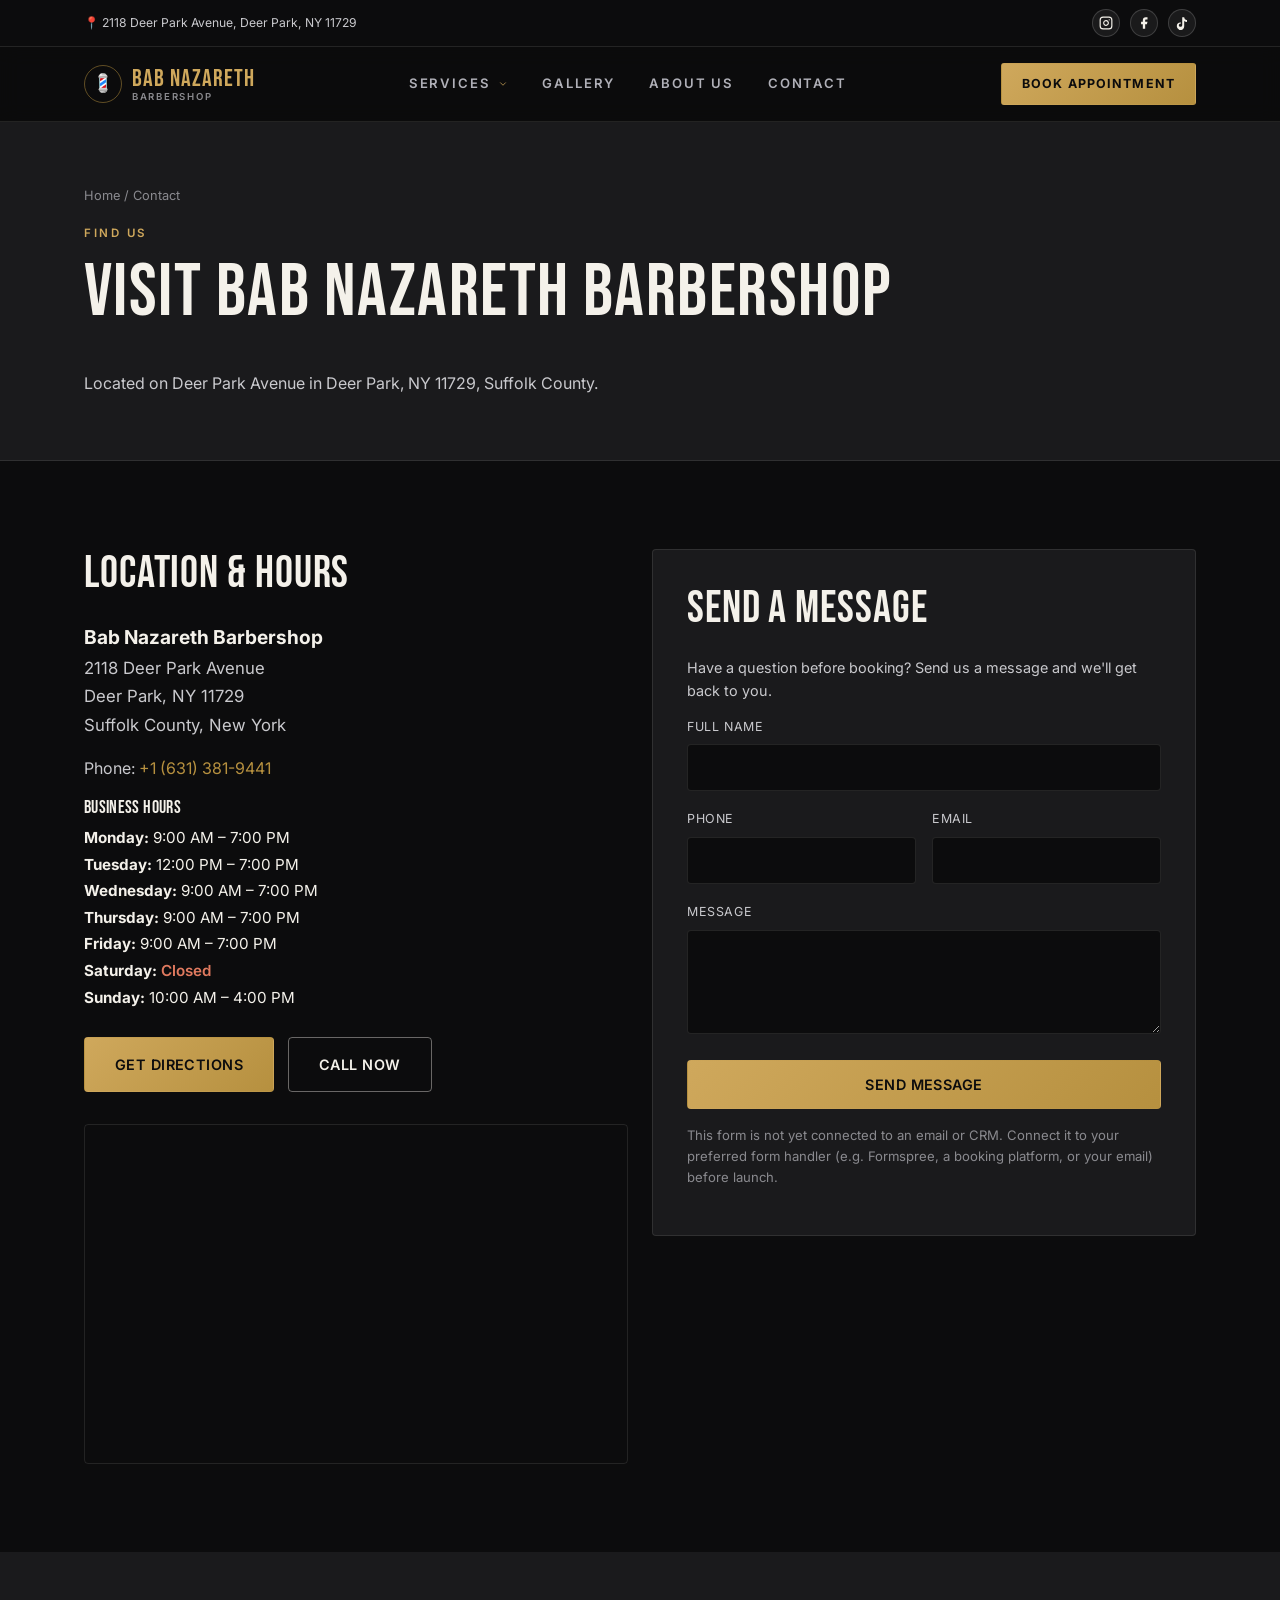
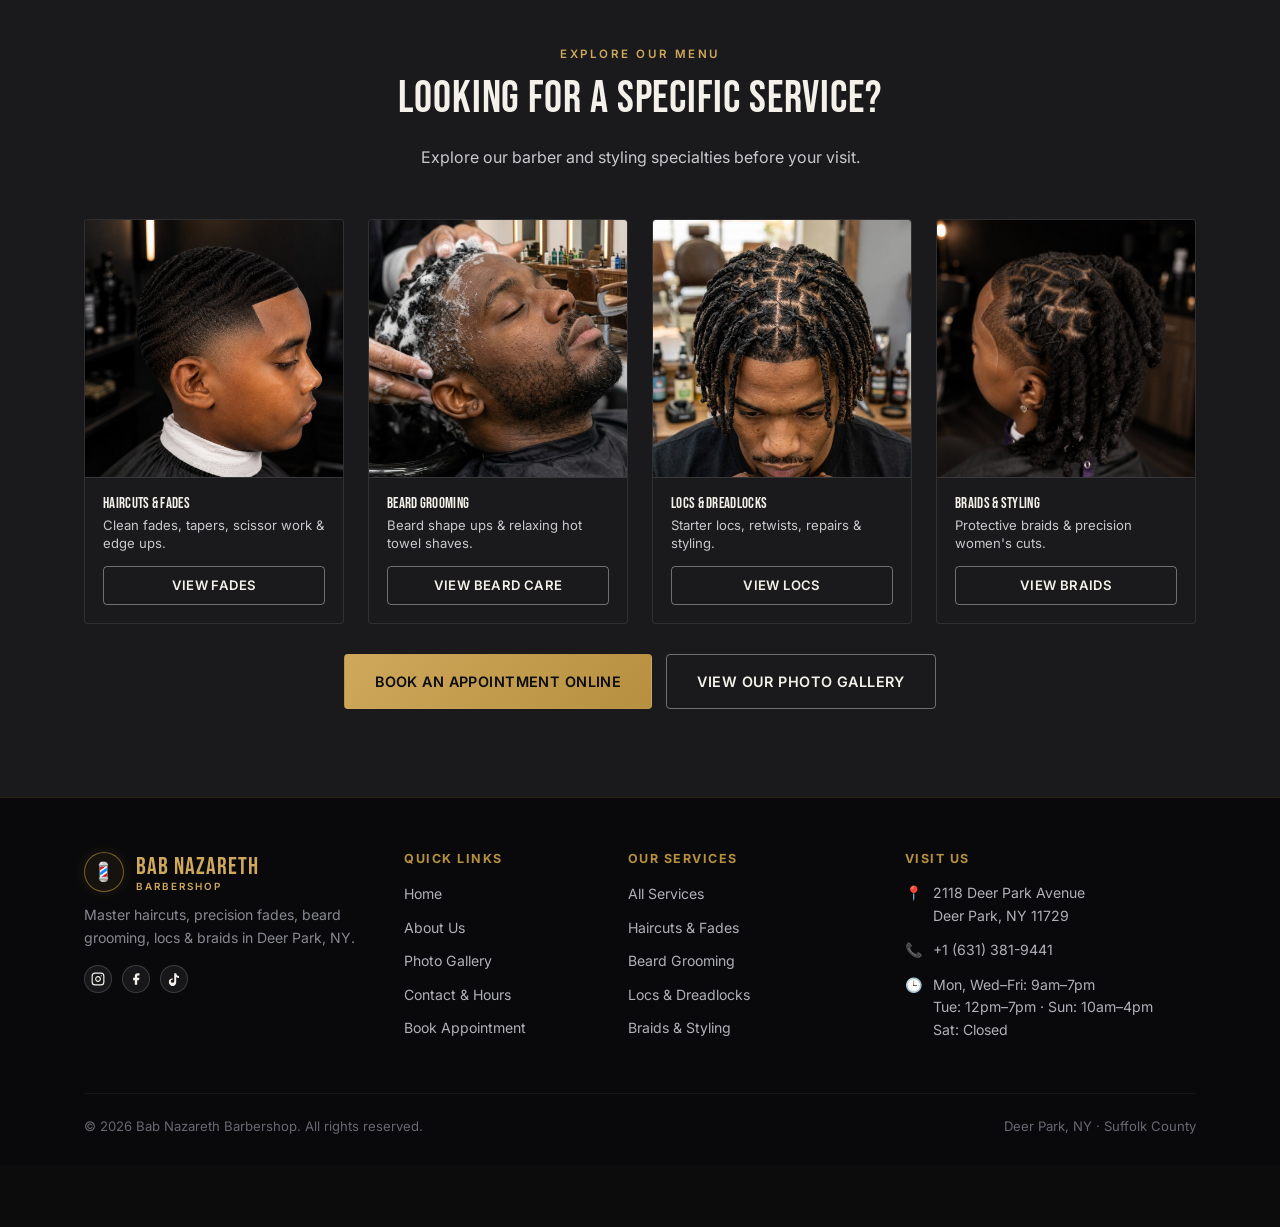
<file: contact.html>
<!DOCTYPE html>
<html lang="en">
<head>
<meta charset="UTF-8">
<meta name="viewport" content="width=device-width, initial-scale=1.0">
<title>Contact & Location | Bab Nazareth Barbershop, Deer Park NY</title>
<meta name="description" content="Visit Bab Nazareth Barbershop at 2118 Deer Park Avenue, Deer Park, NY 11729. Get directions, call the shop or book online.">
<link rel="canonical" href="https://www.YOURDOMAIN.com/contact.html">
<link rel="stylesheet" href="https://fonts.googleapis.com/css2?family=Bebas+Neue&family=Inter:wght@400;500;600;700&display=swap">
<link rel="stylesheet" href="css/style.css?v=10">
</head>
<body>

<div class="top-bar">
  <div class="container top-bar-inner">
    <a class="top-bar-item" href="https://www.google.com/maps/dir/?api=1&destination=2118+Deer+Park+Avenue,+Deer+Park,+NY+11729" target="_blank" rel="noopener">📍 2118 Deer Park Avenue, Deer Park, NY 11729</a>
    <span class="social-icons notranslate" translate="no">
      <a href="https://www.instagram.com/bab_the_nazareth?utm_source=qr" target="_blank" rel="noopener noreferrer" class="social-btn" aria-label="Instagram">
        <svg viewBox="0 0 24 24" fill="none" stroke="currentColor" stroke-width="2" stroke-linecap="round" stroke-linejoin="round" aria-hidden="true"><rect x="2" y="2" width="20" height="20" rx="5" ry="5"></rect><path d="M16 11.37A4 4 0 1 1 12.63 8 4 4 0 0 1 16 11.37z"></path><line x1="17.5" y1="6.5" x2="17.51" y2="6.5"></line></svg>
      </a>
      <a href="https://www.facebook.com/share/1BDpSqHtU6/?mibextid=wwXIfr" target="_blank" rel="noopener noreferrer" class="social-btn" aria-label="Facebook">
        <svg viewBox="0 0 24 24" fill="currentColor" aria-hidden="true"><path d="M18 2h-3a5 5 0 0 0-5 5v3H7v4h3v8h4v-8h3l1-4h-4V7a1 1 0 0 1 1-1h3z"></path></svg>
      </a>
      <a href="#" class="social-btn" aria-label="TikTok">
        <svg viewBox="0 0 24 24" fill="currentColor" aria-hidden="true"><path d="M19.59 6.69a4.83 4.83 0 0 1-3.77-4.25V2h-3.45v13.67a2.89 2.89 0 0 1-5.2 1.74 2.89 2.89 0 0 1 2.31-4.64c.29 0 .58.04.85.12V11.4a6.37 6.37 0 0 0-.85-.06A6.34 6.34 0 0 0 3.1 17.68a6.34 6.34 0 0 0 10.82 4.47 6.27 6.27 0 0 0 1.87-4.48V8.71a8.16 8.16 0 0 0 4.8 1.52v-3.4c-.34 0-.68-.05-1-.14z"></path></svg>
      </a>
    </span>
  </div>
</div>

<header class="site-header">
  <nav class="nav">
    <a href="index.html" class="brand">
      <span class="brand-mark">💈</span>
      <span class="brand-text">BAB NAZARETH<span class="brand-sub">Barbershop</span></span>
    </a>
    <button class="nav-toggle" id="navToggle" aria-label="Open navigation menu">
      <span></span><span></span><span></span>
    </button>
    <ul class="nav-links">
      <li class="has-dropdown">
        <a href="services.html" class="dropdown-trigger">
          <span>Services</span>
          <svg class="dropdown-chevron" viewBox="0 0 24 24" fill="none" stroke="currentColor" stroke-width="2.2" stroke-linecap="round" stroke-linejoin="round" aria-hidden="true">
            <polyline points="6 9 12 15 18 9"></polyline>
          </svg>
        </a>
        <ul class="dropdown-menu">
          <li><a href="services.html">All Services</a></li>
          <li><a href="haircuts-fades.html">Haircuts &amp; Fades</a></li>
          <li><a href="beard-grooming.html">Beard Grooming</a></li>
          <li><a href="locs-dreadlocks.html">Locs &amp; Dreadlocks</a></li>
          <li><a href="braids.html">Braids</a></li>
        </ul>
      </li>
      <li><a href="gallery.html">Gallery</a></li>
      <li><a href="about.html">About Us</a></li>
      <li><a href="contact.html">Contact</a></li>
    </ul>
    <div class="nav-cta desktop-only">
      <a href="book-appointment.html" class="btn btn--gold btn--sm">Book Appointment</a>
    </div>
  </nav>
</header>

<!-- MOBILE NAVIGATION DRAWER (USER-REQUESTED FORMAT) -->
<div class="mobile-nav-drawer" id="mobileNavDrawer" aria-hidden="true">
  <div class="mobile-nav-inner">
    <!-- Top Bar: Logo left, Close button right -->
    <div class="mobile-nav-header">
      <a href="index.html" class="brand">
        <span class="brand-mark">💈</span>
        <span class="brand-text">BAB NAZARETH<span class="brand-sub">Barbershop</span></span>
      </a>
      <button type="button" class="mobile-nav-close" id="mobileNavClose" aria-label="Close navigation">
        <svg viewBox="0 0 24 24" fill="none" stroke="currentColor" stroke-width="2.2" stroke-linecap="round" stroke-linejoin="round" aria-hidden="true">
          <line x1="18" y1="6" x2="6" y2="18"></line>
          <line x1="6" y1="6" x2="18" y2="18"></line>
        </svg>
      </button>
    </div>

    <!-- Scrollable Body -->
    <div class="mobile-nav-body">
      <ul class="mobile-nav-list">
        <li class="mobile-nav-item">
          <details class="mobile-dropdown-details" open>
            <summary class="mobile-dropdown-summary">
              <span>Services</span>
              <svg class="mobile-chevron" viewBox="0 0 24 24" fill="none" stroke="currentColor" stroke-width="2.2" stroke-linecap="round" stroke-linejoin="round" aria-hidden="true">
                <polyline points="6 9 12 15 18 9"></polyline>
              </svg>
            </summary>
            <ul class="mobile-subnav">
              <li><a href="services.html">All Services</a></li>
              <li><a href="haircuts-fades.html">Haircuts &amp; Fades</a></li>
              <li><a href="beard-grooming.html">Beard Grooming</a></li>
              <li><a href="locs-dreadlocks.html">Locs &amp; Dreadlocks</a></li>
              <li><a href="braids.html">Braids</a></li>
            </ul>
          </details>
        </li>
        <li class="mobile-nav-item">
          <a href="gallery.html" class="mobile-nav-link">Gallery</a>
        </li>
        <li class="mobile-nav-item">
          <a href="about.html" class="mobile-nav-link">About Us</a>
        </li>
        <li class="mobile-nav-item">
          <a href="contact.html" class="mobile-nav-link">Contact</a>
        </li>
      </ul>

      <!-- Bottom Actions -->
      <div class="mobile-nav-bottom">
        <a href="book-appointment.html" class="btn btn--gold btn--full mobile-primary-cta">
          BOOK APPOINTMENT ✂️
        </a>
        <div class="mobile-bottom-row">
          <a href="tel:+16313819441" class="mobile-pill-btn">
            <span>📞</span> +1 (631) 381-9441
          </a>
          <a href="https://www.google.com/maps/dir/?api=1&destination=2118+Deer+Park+Avenue,+Deer+Park,+NY+11729" target="_blank" rel="noopener" class="mobile-pill-btn">
            <span>📍</span> Deer Park, NY
          </a>
        </div>
      </div>
    </div>
  </div>
</div>

<main>
  <section class="page-hero">
    <div class="container">
      <div class="breadcrumb"><a href="index.html">Home</a> / Contact</div>
      <span class="eyebrow">Find Us</span>
      <h1>Visit Bab Nazareth Barbershop</h1>
      <p>Located on Deer Park Avenue in Deer Park, NY 11729, Suffolk County.</p>
    </div>
  </section>

  <section class="section">
    <div class="container">
      <div class="grid grid--2" style="align-items:flex-start;">
        <div>
          <h2>Location &amp; Hours</h2>
          <p class="address-block">
            <strong>Bab Nazareth Barbershop</strong><br>
            2118 Deer Park Avenue<br>
            Deer Park, NY 11729<br>
            Suffolk County, New York
          </p>
          <p>Phone: <a href="tel:+16313819441" style="color:var(--gold,#c5a059);text-decoration:none;">+1 (631) 381-9441</a></p>
          <div class="hours-list" style="margin: 16px 0 20px;">
            <h3 style="font-size:1.1rem; margin-bottom:8px;">Business Hours</h3>
            <ul style="list-style:none; padding:0; margin:0; line-height:1.75; font-size:0.95rem;">
              <li><strong>Monday:</strong> 9:00 AM – 7:00 PM</li>
              <li><strong>Tuesday:</strong> 12:00 PM – 7:00 PM</li>
              <li><strong>Wednesday:</strong> 9:00 AM – 7:00 PM</li>
              <li><strong>Thursday:</strong> 9:00 AM – 7:00 PM</li>
              <li><strong>Friday:</strong> 9:00 AM – 7:00 PM</li>
              <li><strong>Saturday:</strong> <span style="color:#e07a5f;font-weight:600;">Closed</span></li>
              <li><strong>Sunday:</strong> 10:00 AM – 4:00 PM</li>
            </ul>
          </div>
          <div class="cta-row">
            <a href="https://www.google.com/maps/dir/?api=1&destination=2118+Deer+Park+Avenue,+Deer+Park,+NY+11729" target="_blank" rel="noopener" class="btn btn--gold">Get Directions</a>
            <a href="tel:+16313819441" class="btn btn--outline">Call Now</a>
          </div>
          <div class="map-embed" style="margin-top:32px;">
            <iframe src="https://www.google.com/maps?q=2118+Deer+Park+Avenue,+Deer+Park,+NY+11729&output=embed" title="Bab Nazareth Barbershop location map" loading="lazy" referrerpolicy="no-referrer-when-downgrade"></iframe>
          </div>
        </div>

        <div class="form-card">
          <h2 style="margin-top:0;">Send a Message</h2>
          <p style="font-size:0.9rem;">Have a question before booking? Send us a message and we'll get back to you.</p>
          <form>
            <div class="field">
              <label for="c-name">Full Name</label>
              <input type="text" id="c-name" name="name" required>
            </div>
            <div class="field-row">
              <div class="field">
                <label for="c-phone">Phone</label>
                <input type="tel" id="c-phone" name="phone" required>
              </div>
              <div class="field">
                <label for="c-email">Email</label>
                <input type="email" id="c-email" name="email">
              </div>
            </div>
            <div class="field">
              <label for="c-message">Message</label>
              <textarea id="c-message" name="message" rows="4"></textarea>
            </div>
            <button type="submit" class="btn btn--gold btn--block">Send Message</button>
            <p class="form-note">This form is not yet connected to an email or CRM. Connect it to your preferred form handler (e.g. Formspree, a booking platform, or your email) before launch.</p>
          </form>
        </div>
      </div>
    </div>
  </section>

  <!-- QUICK ACCESS TO SERVICES -->
  <section class="section section--charcoal">
    <div class="container">
      <div class="section-head">
        <span class="eyebrow">Explore Our Menu</span>
        <h2>Looking for a Specific Service?</h2>
        <p>Explore our barber and styling specialties before your visit.</p>
      </div>
      <div class="grid grid--4">
        <div class="card service-card">
          <div class="service-card-media">
            <img src="images/gallery-clean-taper-profile.jpg" alt="Haircuts &amp; Fades" class="service-card-img" loading="lazy">
          </div>
          <div class="service-card-body">
            <div class="service-card-top">
              <h3>Haircuts &amp; Fades</h3>
            </div>
            <p class="service-desc">Clean fades, tapers, scissor work &amp; edge ups.</p>
            <a href="haircuts-fades.html" class="btn btn--outline btn--sm">View Fades</a>
          </div>
        </div>

        <div class="card service-card">
          <div class="service-card-media">
            <img src="images/service-beard-grooming.jpg" alt="Beard Grooming" class="service-card-img" loading="lazy">
          </div>
          <div class="service-card-body">
            <div class="service-card-top">
              <h3>Beard Grooming</h3>
            </div>
            <p class="service-desc">Beard shape ups &amp; relaxing hot towel shaves.</p>
            <a href="beard-grooming.html" class="btn btn--outline btn--sm">View Beard Care</a>
          </div>
        </div>

        <div class="card service-card">
          <div class="service-card-media">
            <img src="images/gallery-double-bun-locs.jpg" alt="Locs &amp; Dreadlocks" class="service-card-img" loading="lazy">
          </div>
          <div class="service-card-body">
            <div class="service-card-top">
              <h3>Locs &amp; Dreadlocks</h3>
            </div>
            <p class="service-desc">Starter locs, retwists, repairs &amp; styling.</p>
            <a href="locs-dreadlocks.html" class="btn btn--outline btn--sm">View Locs</a>
          </div>
        </div>

        <div class="card service-card">
          <div class="service-card-media">
            <img src="images/gallery-finger-waves-styling.jpg" alt="Braids &amp; Styling" class="service-card-img" loading="lazy">
          </div>
          <div class="service-card-body">
            <div class="service-card-top">
              <h3>Braids &amp; Styling</h3>
            </div>
            <p class="service-desc">Protective braids &amp; precision women's cuts.</p>
            <a href="braids.html" class="btn btn--outline btn--sm">View Braids</a>
          </div>
        </div>
      </div>
      <div class="cta-row" style="justify-content:center; margin-top:30px;">
        <a href="book-appointment.html" class="btn btn--gold">Book an Appointment Online</a>
        <a href="gallery.html" class="btn btn--outline">View Our Photo Gallery</a>
      </div>
    </div>
  </section>
</main>

<footer class="site-footer">
  <div class="container">
    <div class="footer-simple-top">
      <!-- 1. BRAND & SOCIAL -->
      <div class="footer-simple-brand">
        <a href="index.html" class="brand">
          <span class="brand-mark">💈</span>
          <span class="brand-text">BAB NAZARETH<span class="brand-sub">Barbershop</span></span>
        </a>
        <p class="footer-simple-tagline">Master haircuts, precision fades, beard grooming, locs &amp; braids in Deer Park, NY.</p>
        <div class="social-icons notranslate" translate="no">
          <a href="https://www.instagram.com/bab_the_nazareth?utm_source=qr" target="_blank" rel="noopener noreferrer" class="social-btn" aria-label="Instagram">
            <svg viewBox="0 0 24 24" fill="none" stroke="currentColor" stroke-width="2" stroke-linecap="round" stroke-linejoin="round" aria-hidden="true"><rect x="2" y="2" width="20" height="20" rx="5" ry="5"></rect><path d="M16 11.37A4 4 0 1 1 12.63 8 4 4 0 0 1 16 11.37z"></path><line x1="17.5" y1="6.5" x2="17.51" y2="6.5"></line></svg>
          </a>
          <a href="https://www.facebook.com/share/1BDpSqHtU6/?mibextid=wwXIfr" target="_blank" rel="noopener noreferrer" class="social-btn" aria-label="Facebook">
            <svg viewBox="0 0 24 24" fill="currentColor" aria-hidden="true"><path d="M18 2h-3a5 5 0 0 0-5 5v3H7v4h3v8h4v-8h3l1-4h-4V7a1 1 0 0 1 1-1h3z"></path></svg>
          </a>
          <a href="#" class="social-btn" aria-label="TikTok">
            <svg viewBox="0 0 24 24" fill="currentColor" aria-hidden="true"><path d="M19.59 6.69a4.83 4.83 0 0 1-3.77-4.25V2h-3.45v13.67a2.89 2.89 0 0 1-5.2 1.74 2.89 2.89 0 0 1 2.31-4.64c.29 0 .58.04.85.12V11.4a6.37 6.37 0 0 0-.85-.06A6.34 6.34 0 0 0 3.1 17.68a6.34 6.34 0 0 0 10.82 4.47 6.27 6.27 0 0 0 1.87-4.48V8.71a8.16 8.16 0 0 0 4.8 1.52v-3.4c-.34 0-.68-.05-1-.14z"></path></svg>
          </a>
        </div>
      </div>

      <!-- 2. QUICK NAVIGATION -->
      <div>
        <h4 class="footer-simple-title">Quick Links</h4>
        <ul class="footer-simple-links">
          <li><a href="index.html">Home</a></li>
          <li><a href="about.html">About Us</a></li>
          <li><a href="gallery.html">Photo Gallery</a></li>
          <li><a href="contact.html">Contact &amp; Hours</a></li>
          <li><a href="book-appointment.html">Book Appointment</a></li>
        </ul>
      </div>

      <!-- 3. OUR SERVICES -->
      <div>
        <h4 class="footer-simple-title">Our Services</h4>
        <ul class="footer-simple-links">
          <li><a href="services.html">All Services</a></li>
          <li><a href="haircuts-fades.html">Haircuts &amp; Fades</a></li>
          <li><a href="beard-grooming.html">Beard Grooming</a></li>
          <li><a href="locs-dreadlocks.html">Locs &amp; Dreadlocks</a></li>
          <li><a href="braids.html">Braids &amp; Styling</a></li>
        </ul>
      </div>

      <!-- 4. VISIT & CONTACT -->
      <div class="footer-simple-info">
        <h4 class="footer-simple-title">Visit Us</h4>
        <div class="fsi-item"><span>📍</span> <a href="https://www.google.com/maps/dir/?api=1&destination=2118+Deer+Park+Avenue,+Deer+Park,+NY+11729" target="_blank" rel="noopener">2118 Deer Park Avenue<br>Deer Park, NY 11729</a></div>
        <div class="fsi-item"><span>📞</span> <a href="tel:+16313819441">+1 (631) 381-9441</a></div>
        <div class="fsi-item"><span>🕒</span> <span>Mon, Wed–Fri: 9am–7pm<br>Tue: 12pm–7pm · Sun: 10am–4pm<br>Sat: Closed</span></div>
      </div>
    </div>

    <!-- BOTTOM STRIP -->
    <div class="footer-simple-bottom">
      <span>&copy; 2026 Bab Nazareth Barbershop. All rights reserved.</span>
      <span>Deer Park, NY &middot; Suffolk County</span>
    </div>
  </div>
</footer>

<script src="js/main.js?v=10"></script>
</body>
</html>
</file>
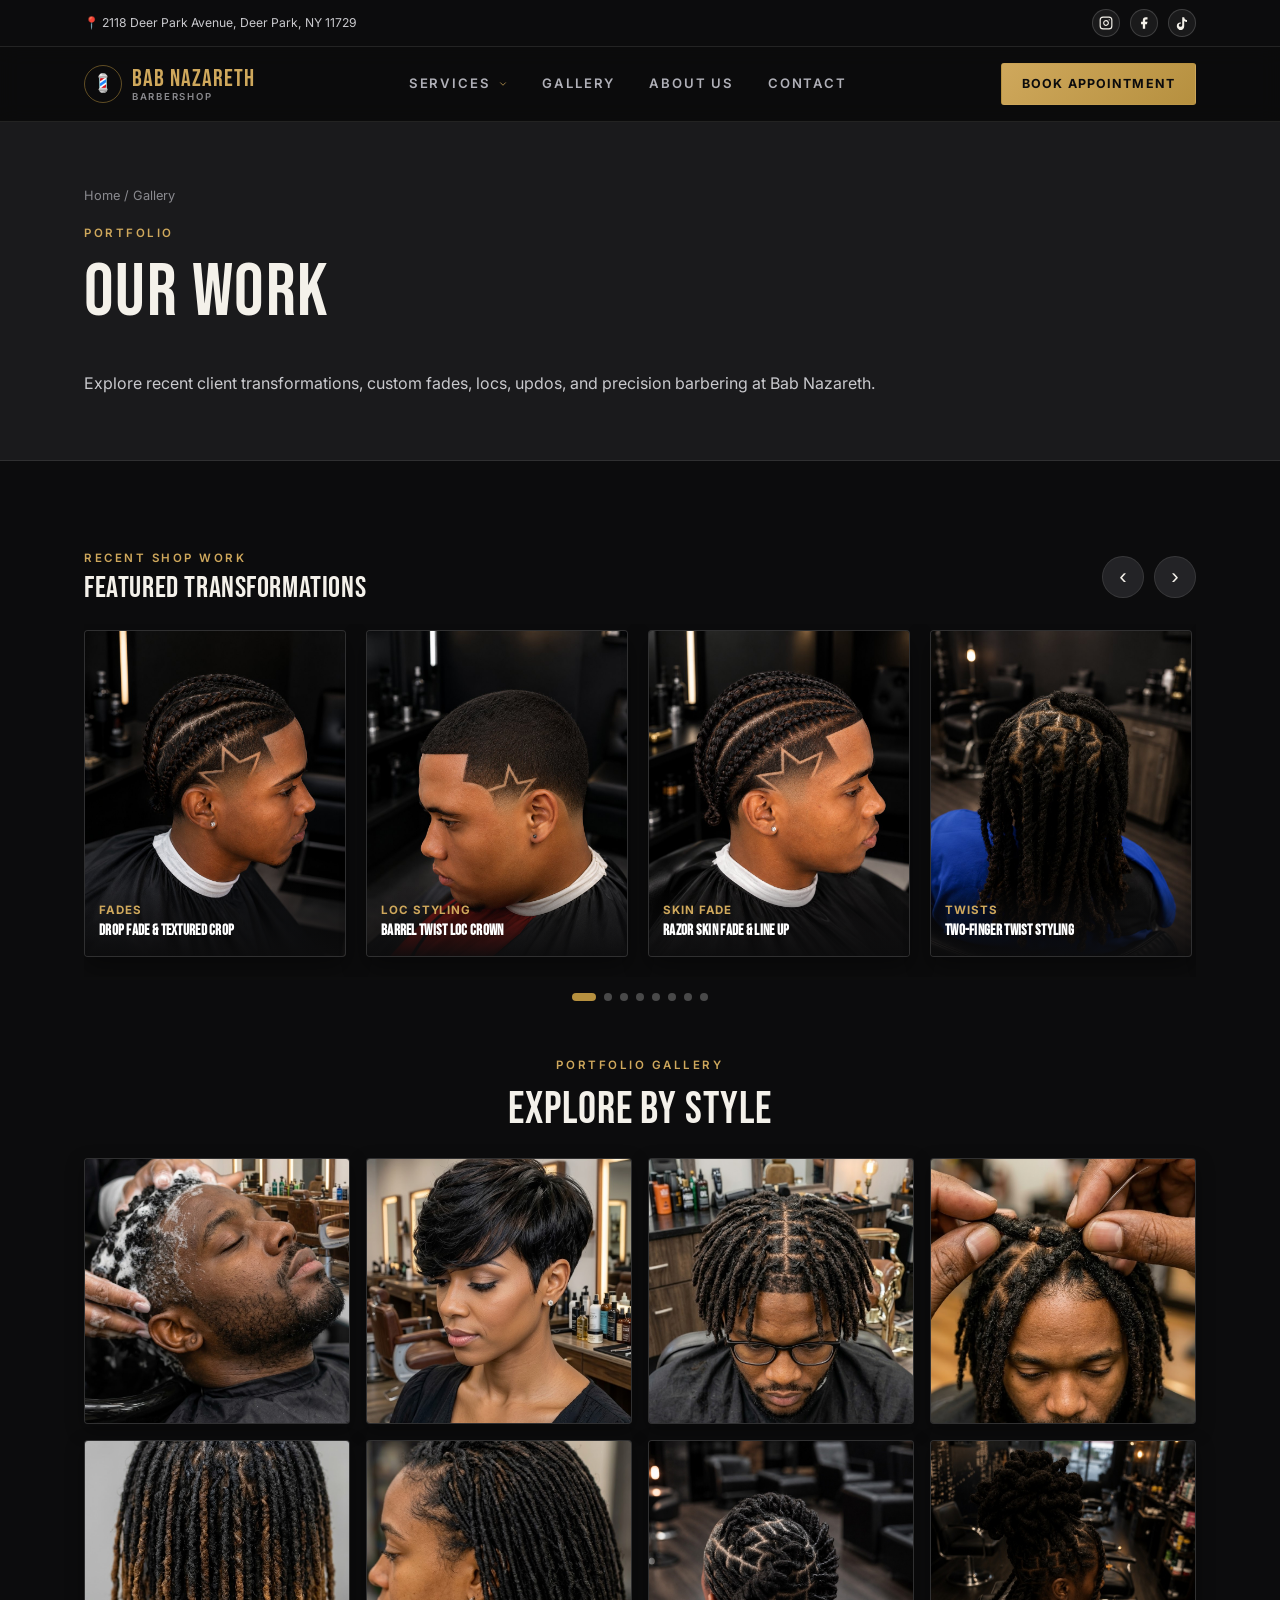
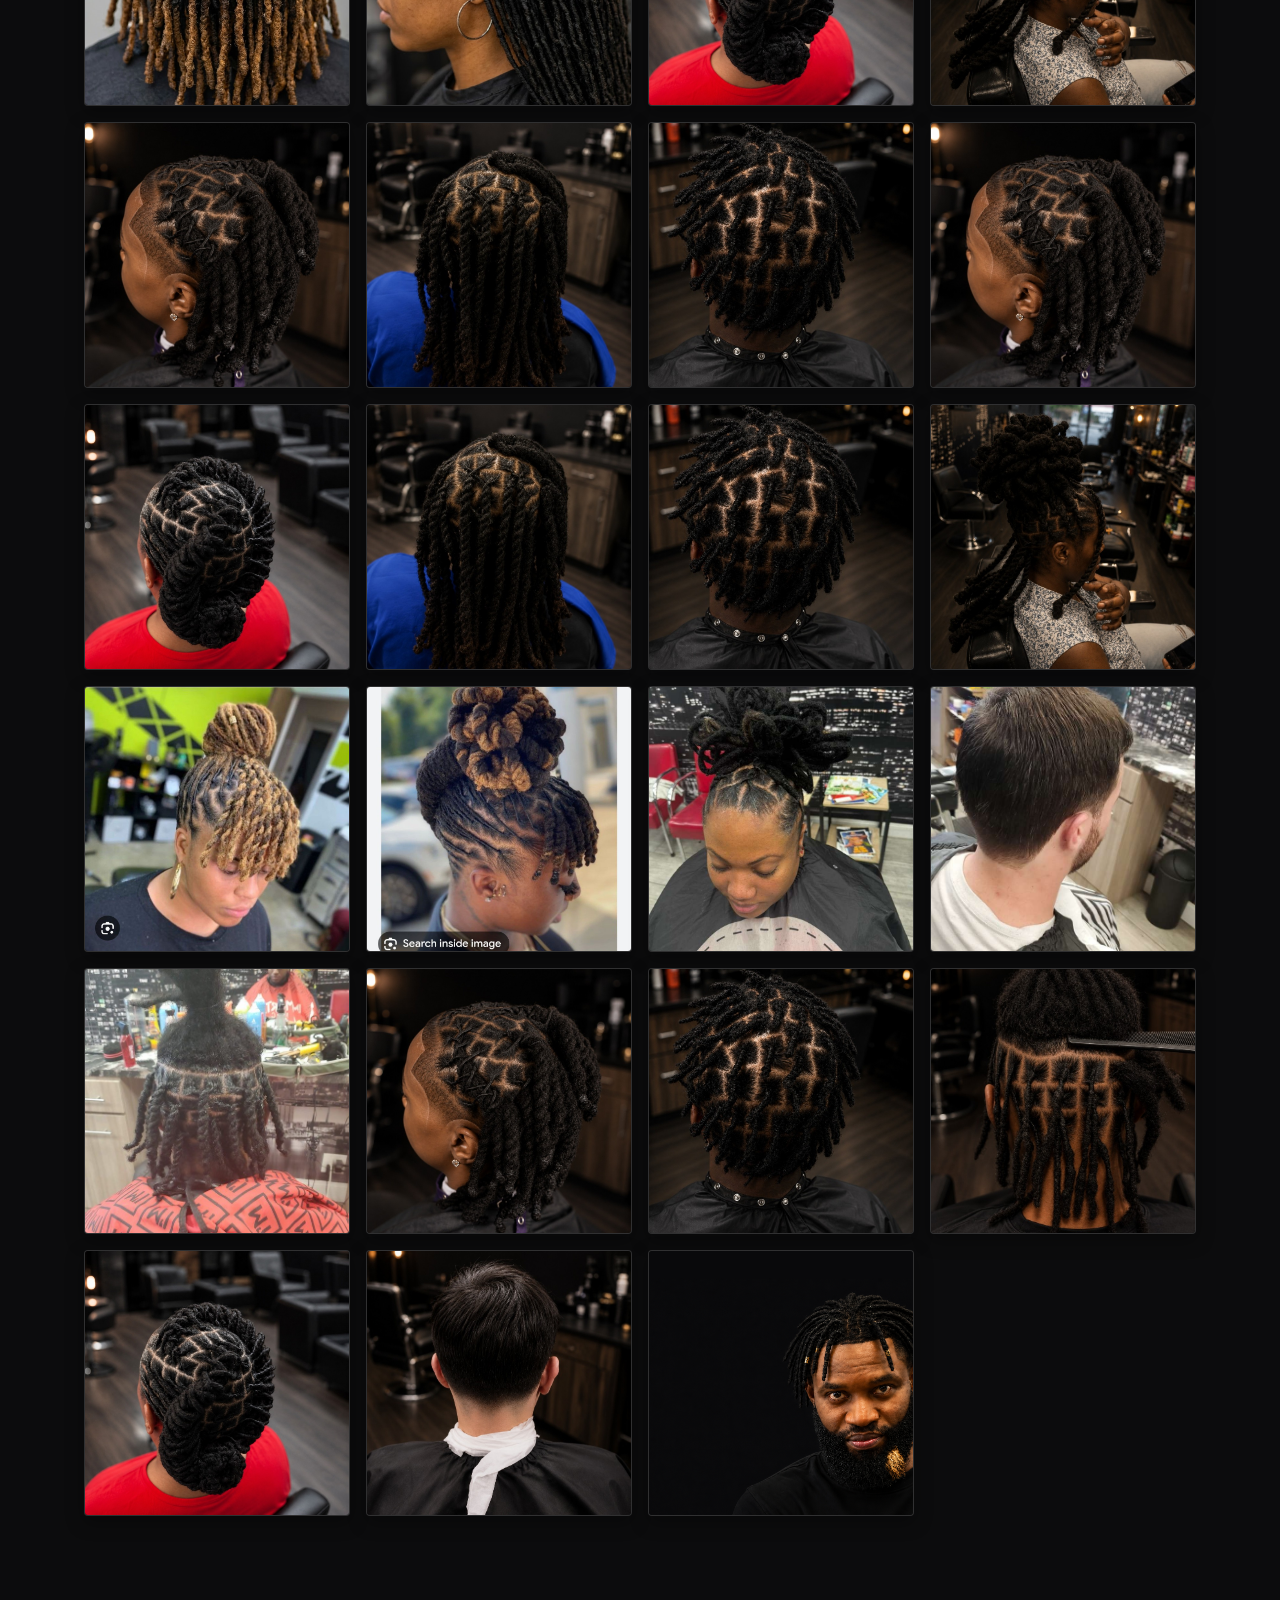
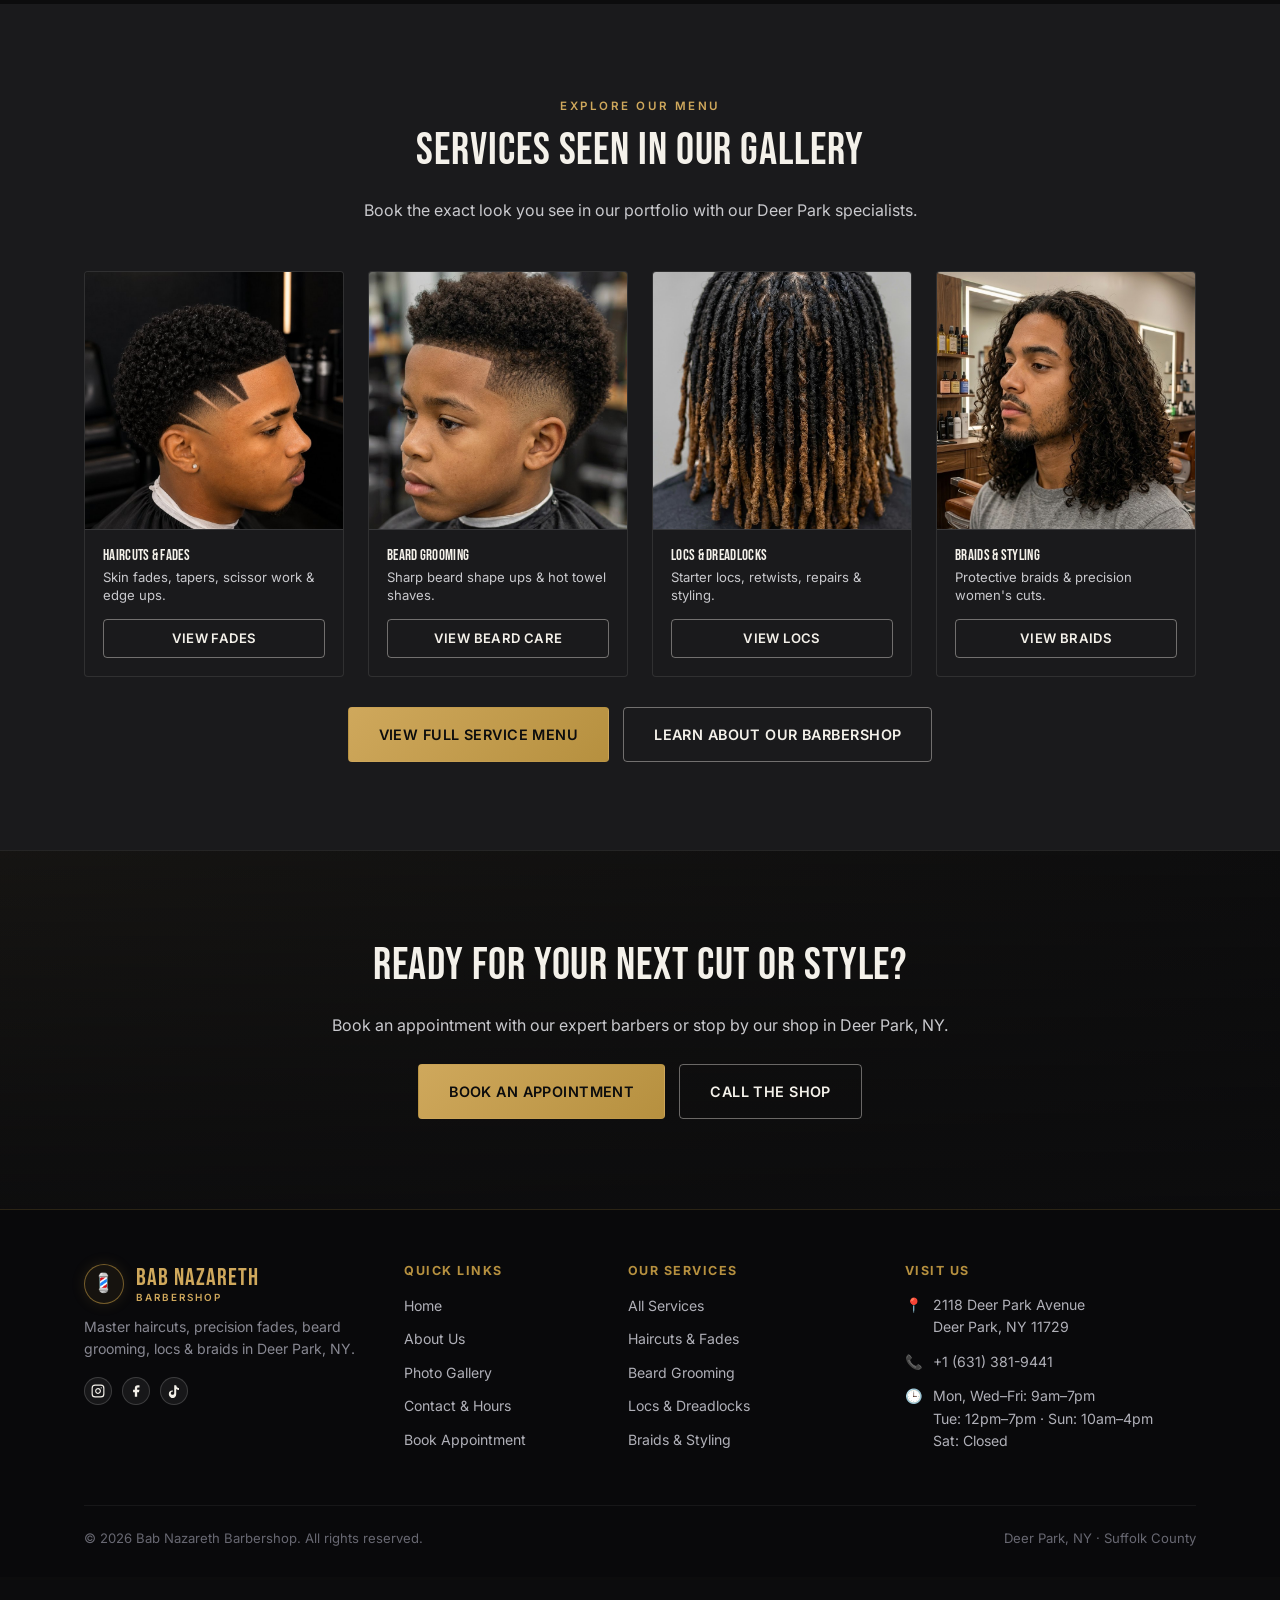
<file: gallery.html>
<!DOCTYPE html>
<html lang="en">
<head>
<meta charset="UTF-8">
<meta name="viewport" content="width=device-width, initial-scale=1.0">
<title>Our Work &amp; Styles Showcase | Bab Nazareth Barbershop Gallery</title>
<meta name="description" content="Explore real client haircuts, fades, locs, retwists, updos, and styling from Bab Nazareth Barbershop in Deer Park, NY.">
<link rel="canonical" href="https://www.YOURDOMAIN.com/gallery.html">
<link rel="stylesheet" href="https://fonts.googleapis.com/css2?family=Bebas+Neue&family=Inter:wght@400;500;600;700&display=swap">
<link rel="stylesheet" href="css/style.css?v=10">
</head>
<body>

<div class="top-bar">
  <div class="container top-bar-inner">
    <a class="top-bar-item" href="https://www.google.com/maps/dir/?api=1&destination=2118+Deer+Park+Avenue,+Deer+Park,+NY+11729" target="_blank" rel="noopener">📍 2118 Deer Park Avenue, Deer Park, NY 11729</a>
    <span class="social-icons notranslate" translate="no">
      <a href="https://www.instagram.com/bab_the_nazareth?utm_source=qr" target="_blank" rel="noopener noreferrer" class="social-btn" aria-label="Instagram">
        <svg viewBox="0 0 24 24" fill="none" stroke="currentColor" stroke-width="2" stroke-linecap="round" stroke-linejoin="round" aria-hidden="true"><rect x="2" y="2" width="20" height="20" rx="5" ry="5"></rect><path d="M16 11.37A4 4 0 1 1 12.63 8 4 4 0 0 1 16 11.37z"></path><line x1="17.5" y1="6.5" x2="17.51" y2="6.5"></line></svg>
      </a>
      <a href="https://www.facebook.com/share/1BDpSqHtU6/?mibextid=wwXIfr" target="_blank" rel="noopener noreferrer" class="social-btn" aria-label="Facebook">
        <svg viewBox="0 0 24 24" fill="currentColor" aria-hidden="true"><path d="M18 2h-3a5 5 0 0 0-5 5v3H7v4h3v8h4v-8h3l1-4h-4V7a1 1 0 0 1 1-1h3z"></path></svg>
      </a>
      <a href="#" class="social-btn" aria-label="TikTok">
        <svg viewBox="0 0 24 24" fill="currentColor" aria-hidden="true"><path d="M19.59 6.69a4.83 4.83 0 0 1-3.77-4.25V2h-3.45v13.67a2.89 2.89 0 0 1-5.2 1.74 2.89 2.89 0 0 1 2.31-4.64c.29 0 .58.04.85.12V11.4a6.37 6.37 0 0 0-.85-.06A6.34 6.34 0 0 0 3.1 17.68a6.34 6.34 0 0 0 10.82 4.47 6.27 6.27 0 0 0 1.87-4.48V8.71a8.16 8.16 0 0 0 4.8 1.52v-3.4c-.34 0-.68-.05-1-.14z"></path></svg>
      </a>
    </span>
  </div>
</div>

<header class="site-header">
  <nav class="nav">
    <a href="index.html" class="brand">
      <span class="brand-mark">💈</span>
      <span class="brand-text">BAB NAZARETH<span class="brand-sub">Barbershop</span></span>
    </a>
    <button class="nav-toggle" id="navToggle" aria-label="Open navigation menu">
      <span></span><span></span><span></span>
    </button>
    <ul class="nav-links">
      <li class="has-dropdown">
        <a href="services.html" class="dropdown-trigger">
          <span>Services</span>
          <svg class="dropdown-chevron" viewBox="0 0 24 24" fill="none" stroke="currentColor" stroke-width="2.2" stroke-linecap="round" stroke-linejoin="round" aria-hidden="true">
            <polyline points="6 9 12 15 18 9"></polyline>
          </svg>
        </a>
        <ul class="dropdown-menu">
          <li><a href="services.html">All Services</a></li>
          <li><a href="haircuts-fades.html">Haircuts &amp; Fades</a></li>
          <li><a href="beard-grooming.html">Beard Grooming</a></li>
          <li><a href="locs-dreadlocks.html">Locs &amp; Dreadlocks</a></li>
          <li><a href="braids.html">Braids</a></li>
        </ul>
      </li>
      <li><a href="gallery.html">Gallery</a></li>
      <li><a href="about.html">About Us</a></li>
      <li><a href="contact.html">Contact</a></li>
    </ul>
    <div class="nav-cta desktop-only">
      <a href="book-appointment.html" class="btn btn--gold btn--sm">Book Appointment</a>
    </div>
  </nav>
</header>

<!-- MOBILE NAVIGATION DRAWER (USER-REQUESTED FORMAT) -->
<div class="mobile-nav-drawer" id="mobileNavDrawer" aria-hidden="true">
  <div class="mobile-nav-inner">
    <!-- Top Bar: Logo left, Close button right -->
    <div class="mobile-nav-header">
      <a href="index.html" class="brand">
        <span class="brand-mark">💈</span>
        <span class="brand-text">BAB NAZARETH<span class="brand-sub">Barbershop</span></span>
      </a>
      <button type="button" class="mobile-nav-close" id="mobileNavClose" aria-label="Close navigation">
        <svg viewBox="0 0 24 24" fill="none" stroke="currentColor" stroke-width="2.2" stroke-linecap="round" stroke-linejoin="round" aria-hidden="true">
          <line x1="18" y1="6" x2="6" y2="18"></line>
          <line x1="6" y1="6" x2="18" y2="18"></line>
        </svg>
      </button>
    </div>

    <!-- Scrollable Body -->
    <div class="mobile-nav-body">
      <ul class="mobile-nav-list">
        <li class="mobile-nav-item">
          <details class="mobile-dropdown-details" open>
            <summary class="mobile-dropdown-summary">
              <span>Services</span>
              <svg class="mobile-chevron" viewBox="0 0 24 24" fill="none" stroke="currentColor" stroke-width="2.2" stroke-linecap="round" stroke-linejoin="round" aria-hidden="true">
                <polyline points="6 9 12 15 18 9"></polyline>
              </svg>
            </summary>
            <ul class="mobile-subnav">
              <li><a href="services.html">All Services</a></li>
              <li><a href="haircuts-fades.html">Haircuts &amp; Fades</a></li>
              <li><a href="beard-grooming.html">Beard Grooming</a></li>
              <li><a href="locs-dreadlocks.html">Locs &amp; Dreadlocks</a></li>
              <li><a href="braids.html">Braids</a></li>
            </ul>
          </details>
        </li>
        <li class="mobile-nav-item">
          <a href="gallery.html" class="mobile-nav-link">Gallery</a>
        </li>
        <li class="mobile-nav-item">
          <a href="about.html" class="mobile-nav-link">About Us</a>
        </li>
        <li class="mobile-nav-item">
          <a href="contact.html" class="mobile-nav-link">Contact</a>
        </li>
      </ul>

      <!-- Bottom Actions -->
      <div class="mobile-nav-bottom">
        <a href="book-appointment.html" class="btn btn--gold btn--full mobile-primary-cta">
          BOOK APPOINTMENT ✂️
        </a>
        <div class="mobile-bottom-row">
          <a href="tel:+16313819441" class="mobile-pill-btn">
            <span>📞</span> +1 (631) 381-9441
          </a>
          <a href="https://www.google.com/maps/dir/?api=1&destination=2118+Deer+Park+Avenue,+Deer+Park,+NY+11729" target="_blank" rel="noopener" class="mobile-pill-btn">
            <span>📍</span> Deer Park, NY
          </a>
        </div>
      </div>
    </div>
  </div>
</div>

<main>
  <section class="page-hero">
    <div class="container">
      <div class="breadcrumb"><a href="index.html">Home</a> / Gallery</div>
      <span class="eyebrow">Portfolio</span>
      <h1>Our Work</h1>
      <p>Explore recent client transformations, custom fades, locs, updos, and precision barbering at Bab Nazareth.</p>
    </div>
  </section>

  <section class="section">
    <div class="container">

      <!-- FEATURED CLIENT STYLES CAROUSEL -->
      <div class="gallery-carousel-wrapper">
        <div class="carousel-nav-header">
          <div>
            <span class="eyebrow" style="margin-bottom:4px; display:block;">Recent Shop Work</span>
            <h2 style="font-size: 1.85rem; margin: 0;">Featured Transformations</h2>
          </div>
          <div class="carousel-controls">
            <button type="button" class="carousel-btn carousel-btn--prev" aria-label="Previous photo" onclick="var c=this.closest('.gallery-carousel-wrapper').querySelector('.gallery-carousel'); if(c) c.scrollBy({left: -320, behavior: 'smooth'});">&#8249;</button>
            <button type="button" class="carousel-btn carousel-btn--next" aria-label="Next photo" onclick="var c=this.closest('.gallery-carousel-wrapper').querySelector('.gallery-carousel'); if(c) c.scrollBy({left: 320, behavior: 'smooth'});">&#8250;</button>
          </div>
        </div>

        <div class="gallery-carousel">
          <div class="gallery-slide">
            <div class="gallery-slide-media">
              <img src="images/gallery-drop-fade-texture.jpg" alt="Drop Fade and Textured Crop" class="gallery-slide-img" loading="lazy">
            </div>
            <div class="gallery-slide-caption">
              <span class="gallery-slide-tag">Fades</span>
              <h3 class="gallery-slide-title">Drop Fade &amp; Textured Crop</h3>
            </div>
          </div>

          <div class="gallery-slide">
            <div class="gallery-slide-media">
              <img src="images/gallery-barrel-twist-crown.jpg" alt="Barrel Twist Loc Crown" class="gallery-slide-img" loading="lazy">
            </div>
            <div class="gallery-slide-caption">
              <span class="gallery-slide-tag">Loc Styling</span>
              <h3 class="gallery-slide-title">Barrel Twist Loc Crown</h3>
            </div>
          </div>

          <div class="gallery-slide">
            <div class="gallery-slide-media">
              <img src="images/gallery-razor-skin-fade.jpg" alt="Razor Skin Fade with Clean Edge Up" class="gallery-slide-img" loading="lazy">
            </div>
            <div class="gallery-slide-caption">
              <span class="gallery-slide-tag">Skin Fade</span>
              <h3 class="gallery-slide-title">Razor Skin Fade &amp; Line Up</h3>
            </div>
          </div>

          <div class="gallery-slide">
            <div class="gallery-slide-media">
              <img src="images/gallery-two-finger-twists.jpg" alt="Two-Finger Twist Styling" class="gallery-slide-img" loading="lazy">
            </div>
            <div class="gallery-slide-caption">
              <span class="gallery-slide-tag">Twists</span>
              <h3 class="gallery-slide-title">Two-Finger Twist Styling</h3>
            </div>
          </div>

          <div class="gallery-slide">
            <div class="gallery-slide-media">
              <img src="images/gallery-freestyle-hair-design.jpg" alt="Freestyle Razor Hair Design" class="gallery-slide-img" loading="lazy">
            </div>
            <div class="gallery-slide-caption">
              <span class="gallery-slide-tag">Hair Design</span>
              <h3 class="gallery-slide-title">Custom Razor Hair Design</h3>
            </div>
          </div>

          <div class="gallery-slide">
            <div class="gallery-slide-media">
              <img src="images/gallery-double-twist-locs.jpg" alt="Double Twist Loc Styling" class="gallery-slide-img" loading="lazy">
            </div>
            <div class="gallery-slide-caption">
              <span class="gallery-slide-tag">Locs</span>
              <h3 class="gallery-slide-title">Double Twist Loc Styling</h3>
            </div>
          </div>

          <div class="gallery-slide">
            <div class="gallery-slide-media">
              <img src="images/gallery-women-short-taper.jpg" alt="Women Short Taper and Precision Texture" class="gallery-slide-img" loading="lazy">
            </div>
            <div class="gallery-slide-caption">
              <span class="gallery-slide-tag">Women's Styling</span>
              <h3 class="gallery-slide-title">Women's Taper &amp; Texture</h3>
            </div>
          </div>

          <div class="gallery-slide">
            <div class="gallery-slide-media">
              <img src="images/gallery-starter-locs-phase1.jpg" alt="Starter Locs Clean Grid Parting" class="gallery-slide-img" loading="lazy">
            </div>
            <div class="gallery-slide-caption">
              <span class="gallery-slide-tag">Starter Locs</span>
              <h3 class="gallery-slide-title">Starter Locs Clean Grid Parting</h3>
            </div>
          </div>
        </div>

        <div class="carousel-dots" aria-hidden="true"></div>
      </div>

      <!-- FULL GALLERY GRID -->
      <div class="section-head" style="margin-top: 20px; margin-bottom: 24px;">
        <span class="eyebrow">Portfolio Gallery</span>
        <h2>Explore By Style</h2>
      </div>

      <div class="gallery-grid">
        <div class="gallery-item">
          <img src="images/service-beard-grooming.jpg" alt="Master Barber Beard Shape Up and Grooming" loading="lazy">
          <div class="gallery-overlay">
            <span class="gallery-tag">Beard &amp; Shave</span>
            <h4>Precision Beard Shape Up</h4>
          </div>
        </div>
        <div class="gallery-item">
          <img src="images/women-pixie-haircut.jpg" alt="Women's Pixie Haircut" loading="lazy">
          <div class="gallery-overlay">
            <span class="gallery-tag">Women's Haircut</span>
            <h4>Modern Pixie Cut &amp; Styling</h4>
          </div>
        </div>
        <div class="gallery-item">
          <img src="images/service-loc-retwist-grid.jpg" alt="Precision Grid Loc Retwist" loading="lazy">
          <div class="gallery-overlay">
            <span class="gallery-tag">Loc Retwist</span>
            <h4>Fresh Scalp Grid &amp; Retwist</h4>
          </div>
        </div>
        <div class="gallery-item">
          <img src="images/service-loc-repair-crochet.jpg" alt="Loc Repair and Interlocking" loading="lazy">
          <div class="gallery-overlay">
            <span class="gallery-tag">Loc Repair</span>
            <h4>Crochet Loc Repair &amp; Maintenance</h4>
          </div>
        </div>
        <div class="gallery-item">
          <img src="images/gallery-ombre-locs.jpg" alt="Two-Tone Caramel Honey Ombre Locs" loading="lazy">
          <div class="gallery-overlay">
            <span class="gallery-tag">Ombre Locs</span>
            <h4>Honey Ombre Dreadlocks</h4>
          </div>
        </div>
        <div class="gallery-item">
          <img src="images/gallery-long-loc-twists.jpg" alt="Long Protective Twist Locs" loading="lazy">
          <div class="gallery-overlay">
            <span class="gallery-tag">Twists &amp; Braids</span>
            <h4>Long Protective Twist Locs</h4>
          </div>
        </div>
        <div class="gallery-item">
          <img src="images/work-braided-loc-updo.jpg" alt="Braided Locs Crown Updo" loading="lazy">
          <div class="gallery-overlay">
            <span class="gallery-tag">Braided Locs</span>
            <h4>Braided Loc Crown &amp; Low Bun</h4>
          </div>
        </div>
        <div class="gallery-item">
          <img src="images/work-high-bun-twists.jpg" alt="Sculpted High Bun with Twists" loading="lazy">
          <div class="gallery-overlay">
            <span class="gallery-tag">Loc Styling</span>
            <h4>Sculpted High Bun &amp; Twists</h4>
          </div>
        </div>
        <div class="gallery-item">
          <img src="images/work-lineup-twists.jpg" alt="Razor Line-Up and Twists" loading="lazy">
          <div class="gallery-overlay">
            <span class="gallery-tag">Line-Up &amp; Twists</span>
            <h4>Razor Line-Up &amp; Parting</h4>
          </div>
        </div>
        <div class="gallery-item">
          <img src="images/work-twists-blue-cape.jpg" alt="Two-Strand Twists" loading="lazy">
          <div class="gallery-overlay">
            <span class="gallery-tag">Twists</span>
            <h4>Two-Strand Twists &amp; Care</h4>
          </div>
        </div>
        <div class="gallery-item">
          <img src="images/work-starter-coils.jpg" alt="Starter Locs Comb Coils" loading="lazy">
          <div class="gallery-overlay">
            <span class="gallery-tag">Starter Locs</span>
            <h4>Comb Coils &amp; Clean Grid</h4>
          </div>
        </div>
        <div class="gallery-item">
          <img src="images/gallery-temple-fade-profile.jpg" alt="Temple Fade Profile" loading="lazy">
          <div class="gallery-overlay">
            <span class="gallery-tag">Fade &amp; Locs</span>
            <h4>Temple Fade Profile</h4>
          </div>
        </div>
        <div class="gallery-item">
          <img src="images/gallery-topknot-fade-front.jpg" alt="High Taper & Topknot" loading="lazy">
          <div class="gallery-overlay">
            <span class="gallery-tag">Taper &amp; Twists</span>
            <h4>High Taper &amp; Topknot</h4>
          </div>
        </div>
        <div class="gallery-item">
          <img src="images/gallery-honey-barrel-retwist.jpg" alt="Honey-Tipped Barrel Retwist" loading="lazy">
          <div class="gallery-overlay">
            <span class="gallery-tag">Barrel Retwist</span>
            <h4>Honey Barrel Retwist</h4>
          </div>
        </div>
        <div class="gallery-item">
          <img src="images/gallery-diamond-retwist.jpg" alt="Diamond Grid Parting" loading="lazy">
          <div class="gallery-overlay">
            <span class="gallery-tag">Diamond Grid</span>
            <h4>Diamond Parting Care</h4>
          </div>
        </div>
        <div class="gallery-item">
          <img src="images/gallery-precision-grid-locs.jpg" alt="Precision Grid Locs" loading="lazy">
          <div class="gallery-overlay">
            <span class="gallery-tag">Starter Locs</span>
            <h4>Precision Grid Parting</h4>
          </div>
        </div>
        <div class="gallery-item">
          <img src="images/gallery-honey-locs.jpg" alt="Honey Blonde Locs" loading="lazy">
          <div class="gallery-overlay">
            <span class="gallery-tag">Loc Styling</span>
            <h4>Honey Blonde Loc Bun</h4>
          </div>
        </div>
        <div class="gallery-item">
          <img src="images/gallery-sculpted-updo.jpg" alt="Sculpted Locs Updo" loading="lazy">
          <div class="gallery-overlay">
            <span class="gallery-tag">Updo</span>
            <h4>Sculpted Loc Crown</h4>
          </div>
        </div>
        <div class="gallery-item">
          <img src="images/gallery-locs-crown.jpg" alt="Crown Locs Updo" loading="lazy">
          <div class="gallery-overlay">
            <span class="gallery-tag">Locs</span>
            <h4>Crown Bun Updo</h4>
          </div>
        </div>
        <div class="gallery-item">
          <img src="images/gallery-taper-cut.jpg" alt="Classic Taper Cut" loading="lazy">
          <div class="gallery-overlay">
            <span class="gallery-tag">Haircut</span>
            <h4>Classic Taper Fade</h4>
          </div>
        </div>
        <div class="gallery-item">
          <img src="images/gallery-locs-halfup.jpg" alt="Half-Up Locs and Twists" loading="lazy">
          <div class="gallery-overlay">
            <span class="gallery-tag">Twists</span>
            <h4>Half-Up Twists</h4>
          </div>
        </div>
        <div class="gallery-item">
          <img src="images/service-fade-locs.jpg" alt="Fade and Line-up" loading="lazy">
          <div class="gallery-overlay">
            <span class="gallery-tag">Fade</span>
            <h4>Skin Fade &amp; Line-Up</h4>
          </div>
        </div>
        <div class="gallery-item">
          <img src="images/service-starter-locs.jpg" alt="Starter Locs" loading="lazy">
          <div class="gallery-overlay">
            <span class="gallery-tag">Starter Locs</span>
            <h4>Grid Parting Coils</h4>
          </div>
        </div>
        <div class="gallery-item">
          <img src="images/service-retwist.jpg" alt="Loc Retwist" loading="lazy">
          <div class="gallery-overlay">
            <span class="gallery-tag">Retwist</span>
            <h4>Retwist Maintenance</h4>
          </div>
        </div>
        <div class="gallery-item">
          <img src="images/service-loc-updo.jpg" alt="Locs Barrel Rolls" loading="lazy">
          <div class="gallery-overlay">
            <span class="gallery-tag">Styling</span>
            <h4>Barrel Rolls &amp; Bun</h4>
          </div>
        </div>
        <div class="gallery-item">
          <img src="images/service-haircut.jpg" alt="Taper Neckline" loading="lazy">
          <div class="gallery-overlay">
            <span class="gallery-tag">Haircut</span>
            <h4>Taper Neckline</h4>
          </div>
        </div>
        <div class="gallery-item">
          <img src="images/hero-barber.png" alt="Barber Studio Styling" loading="lazy">
          <div class="gallery-overlay">
            <span class="gallery-tag">Studio</span>
            <h4>Bab Nazareth Signature</h4>
          </div>
        </div>
      </div>
    </div>
  </section>

  <!-- BROWSE BY SERVICE -->
  <section class="section section--charcoal">
    <div class="container">
      <div class="section-head">
        <span class="eyebrow">Explore Our Menu</span>
        <h2>Services Seen in Our Gallery</h2>
        <p>Book the exact look you see in our portfolio with our Deer Park specialists.</p>
      </div>
      <div class="grid grid--4">
        <div class="card service-card">
          <div class="service-card-media">
            <img src="images/gallery-high-top-fade.jpg" alt="Haircuts &amp; Fades" class="service-card-img" loading="lazy">
          </div>
          <div class="service-card-body">
            <div class="service-card-top">
              <h3>Haircuts &amp; Fades</h3>
            </div>
            <p class="service-desc">Skin fades, tapers, scissor work &amp; edge ups.</p>
            <a href="haircuts-fades.html" class="btn btn--outline btn--sm">View Fades</a>
          </div>
        </div>

        <div class="card service-card">
          <div class="service-card-media">
            <img src="images/gallery-beard-shapeup.jpg" alt="Beard Grooming" class="service-card-img" loading="lazy">
          </div>
          <div class="service-card-body">
            <div class="service-card-top">
              <h3>Beard Grooming</h3>
            </div>
            <p class="service-desc">Sharp beard shape ups &amp; hot towel shaves.</p>
            <a href="beard-grooming.html" class="btn btn--outline btn--sm">View Beard Care</a>
          </div>
        </div>

        <div class="card service-card">
          <div class="service-card-media">
            <img src="images/gallery-spiral-curls-locs.jpg" alt="Locs &amp; Dreadlocks" class="service-card-img" loading="lazy">
          </div>
          <div class="service-card-body">
            <div class="service-card-top">
              <h3>Locs &amp; Dreadlocks</h3>
            </div>
            <p class="service-desc">Starter locs, retwists, repairs &amp; styling.</p>
            <a href="locs-dreadlocks.html" class="btn btn--outline btn--sm">View Locs</a>
          </div>
        </div>

        <div class="card service-card">
          <div class="service-card-media">
            <img src="images/gallery-protective-box-braids.jpg" alt="Braids &amp; Styling" class="service-card-img" loading="lazy">
          </div>
          <div class="service-card-body">
            <div class="service-card-top">
              <h3>Braids &amp; Styling</h3>
            </div>
            <p class="service-desc">Protective braids &amp; precision women's cuts.</p>
            <a href="braids.html" class="btn btn--outline btn--sm">View Braids</a>
          </div>
        </div>
      </div>
      <div class="cta-row" style="justify-content:center; margin-top:30px;">
        <a href="services.html" class="btn btn--gold">View Full Service Menu</a>
        <a href="about.html" class="btn btn--outline">Learn About Our Barbershop</a>
      </div>
    </div>
  </section>

  <section class="final-cta">
    <div class="container">
      <h2>Ready for Your Next Cut or Style?</h2>
      <p style="color: var(--gray-light); margin-bottom: 24px;">Book an appointment with our expert barbers or stop by our shop in Deer Park, NY.</p>
      <div class="cta-row" style="justify-content:center;">
        <a href="book-appointment.html" class="btn btn--gold">Book an Appointment</a>
        <a href="tel:+16313819441" class="btn btn--outline">Call the Shop</a>
      </div>
    </div>
  </section>
</main>

<footer class="site-footer">
  <div class="container">
    <div class="footer-simple-top">
      <!-- 1. BRAND & SOCIAL -->
      <div class="footer-simple-brand">
        <a href="index.html" class="brand">
          <span class="brand-mark">💈</span>
          <span class="brand-text">BAB NAZARETH<span class="brand-sub">Barbershop</span></span>
        </a>
        <p class="footer-simple-tagline">Master haircuts, precision fades, beard grooming, locs &amp; braids in Deer Park, NY.</p>
        <div class="social-icons notranslate" translate="no">
          <a href="https://www.instagram.com/bab_the_nazareth?utm_source=qr" target="_blank" rel="noopener noreferrer" class="social-btn" aria-label="Instagram">
            <svg viewBox="0 0 24 24" fill="none" stroke="currentColor" stroke-width="2" stroke-linecap="round" stroke-linejoin="round" aria-hidden="true"><rect x="2" y="2" width="20" height="20" rx="5" ry="5"></rect><path d="M16 11.37A4 4 0 1 1 12.63 8 4 4 0 0 1 16 11.37z"></path><line x1="17.5" y1="6.5" x2="17.51" y2="6.5"></line></svg>
          </a>
          <a href="https://www.facebook.com/share/1BDpSqHtU6/?mibextid=wwXIfr" target="_blank" rel="noopener noreferrer" class="social-btn" aria-label="Facebook">
            <svg viewBox="0 0 24 24" fill="currentColor" aria-hidden="true"><path d="M18 2h-3a5 5 0 0 0-5 5v3H7v4h3v8h4v-8h3l1-4h-4V7a1 1 0 0 1 1-1h3z"></path></svg>
          </a>
          <a href="#" class="social-btn" aria-label="TikTok">
            <svg viewBox="0 0 24 24" fill="currentColor" aria-hidden="true"><path d="M19.59 6.69a4.83 4.83 0 0 1-3.77-4.25V2h-3.45v13.67a2.89 2.89 0 0 1-5.2 1.74 2.89 2.89 0 0 1 2.31-4.64c.29 0 .58.04.85.12V11.4a6.37 6.37 0 0 0-.85-.06A6.34 6.34 0 0 0 3.1 17.68a6.34 6.34 0 0 0 10.82 4.47 6.27 6.27 0 0 0 1.87-4.48V8.71a8.16 8.16 0 0 0 4.8 1.52v-3.4c-.34 0-.68-.05-1-.14z"></path></svg>
          </a>
        </div>
      </div>

      <!-- 2. QUICK NAVIGATION -->
      <div>
        <h4 class="footer-simple-title">Quick Links</h4>
        <ul class="footer-simple-links">
          <li><a href="index.html">Home</a></li>
          <li><a href="about.html">About Us</a></li>
          <li><a href="gallery.html">Photo Gallery</a></li>
          <li><a href="contact.html">Contact &amp; Hours</a></li>
          <li><a href="book-appointment.html">Book Appointment</a></li>
        </ul>
      </div>

      <!-- 3. OUR SERVICES -->
      <div>
        <h4 class="footer-simple-title">Our Services</h4>
        <ul class="footer-simple-links">
          <li><a href="services.html">All Services</a></li>
          <li><a href="haircuts-fades.html">Haircuts &amp; Fades</a></li>
          <li><a href="beard-grooming.html">Beard Grooming</a></li>
          <li><a href="locs-dreadlocks.html">Locs &amp; Dreadlocks</a></li>
          <li><a href="braids.html">Braids &amp; Styling</a></li>
        </ul>
      </div>

      <!-- 4. VISIT & CONTACT -->
      <div class="footer-simple-info">
        <h4 class="footer-simple-title">Visit Us</h4>
        <div class="fsi-item"><span>📍</span> <a href="https://www.google.com/maps/dir/?api=1&destination=2118+Deer+Park+Avenue,+Deer+Park,+NY+11729" target="_blank" rel="noopener">2118 Deer Park Avenue<br>Deer Park, NY 11729</a></div>
        <div class="fsi-item"><span>📞</span> <a href="tel:+16313819441">+1 (631) 381-9441</a></div>
        <div class="fsi-item"><span>🕒</span> <span>Mon, Wed–Fri: 9am–7pm<br>Tue: 12pm–7pm · Sun: 10am–4pm<br>Sat: Closed</span></div>
      </div>
    </div>

    <!-- BOTTOM STRIP -->
    <div class="footer-simple-bottom">
      <span>&copy; 2026 Bab Nazareth Barbershop. All rights reserved.</span>
      <span>Deer Park, NY &middot; Suffolk County</span>
    </div>
  </div>
</footer>

<script src="js/main.js?v=10"></script>
</body>
</html>
</file>
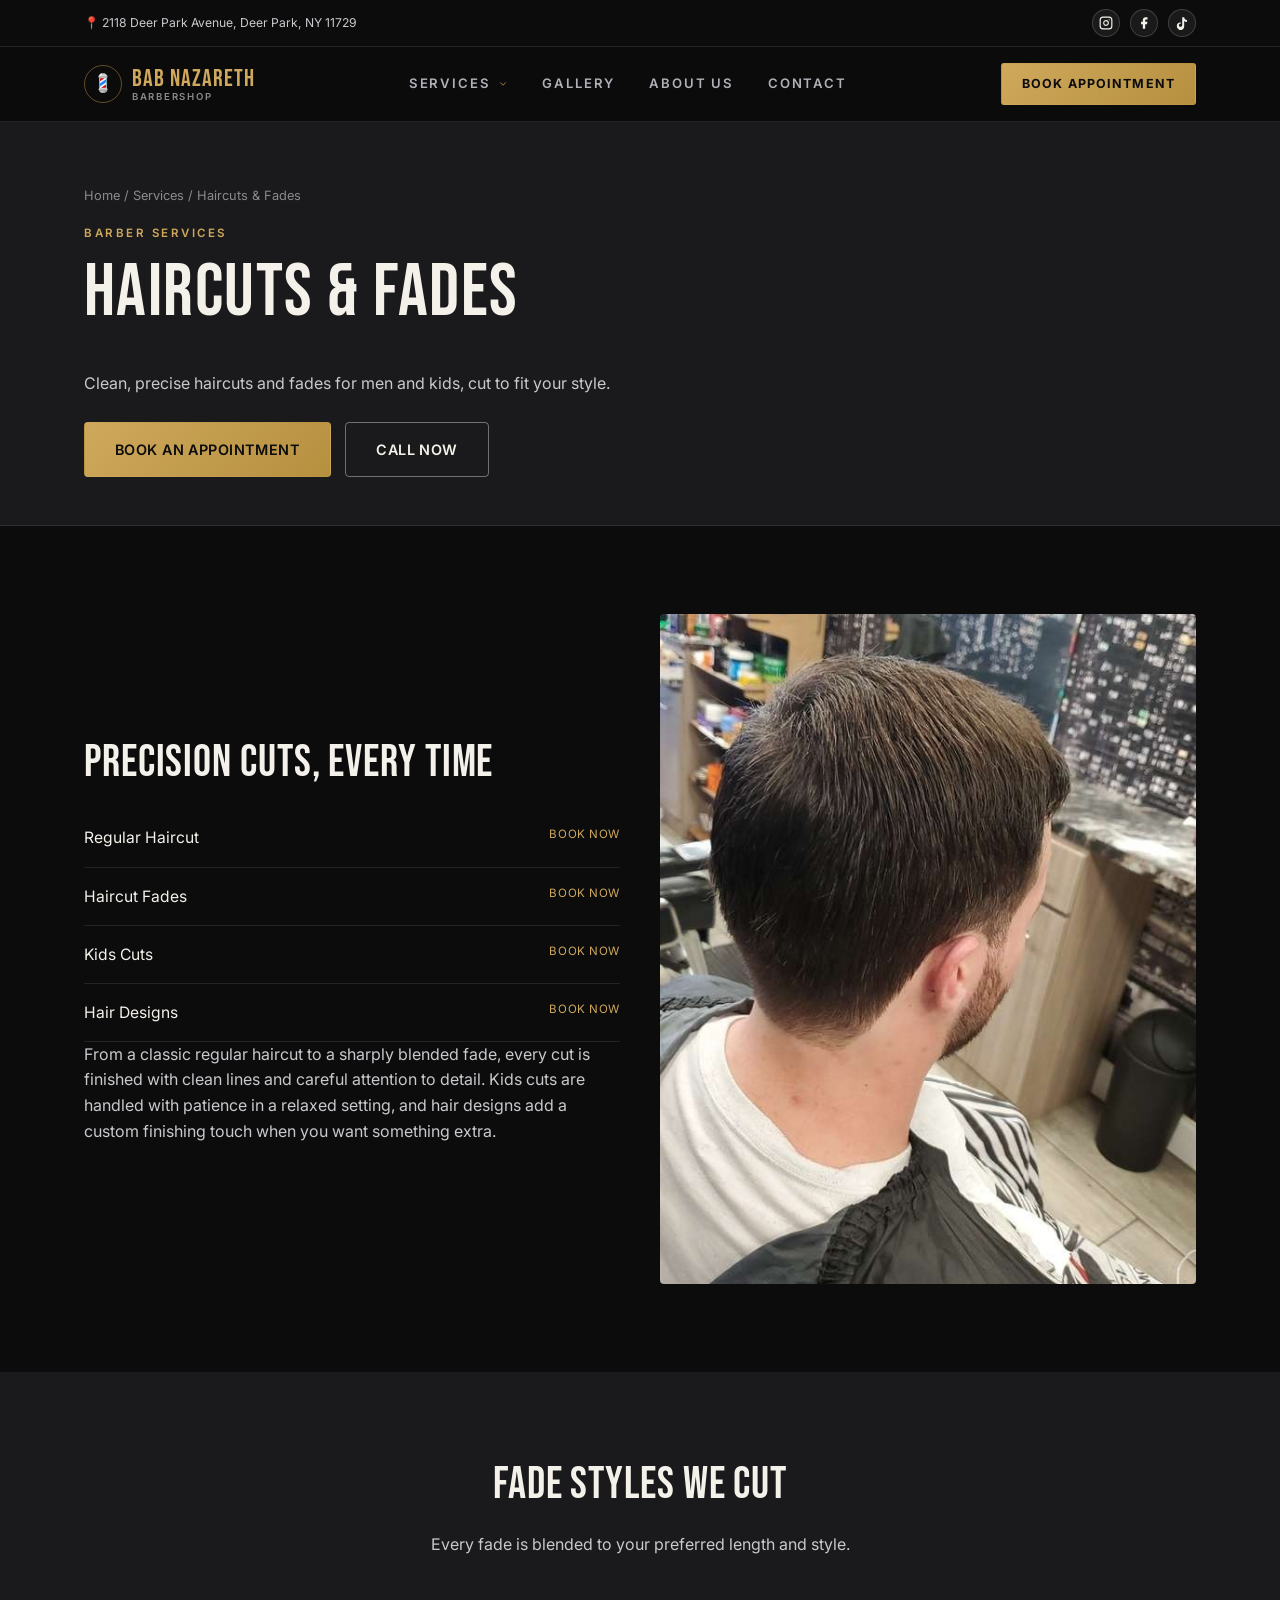
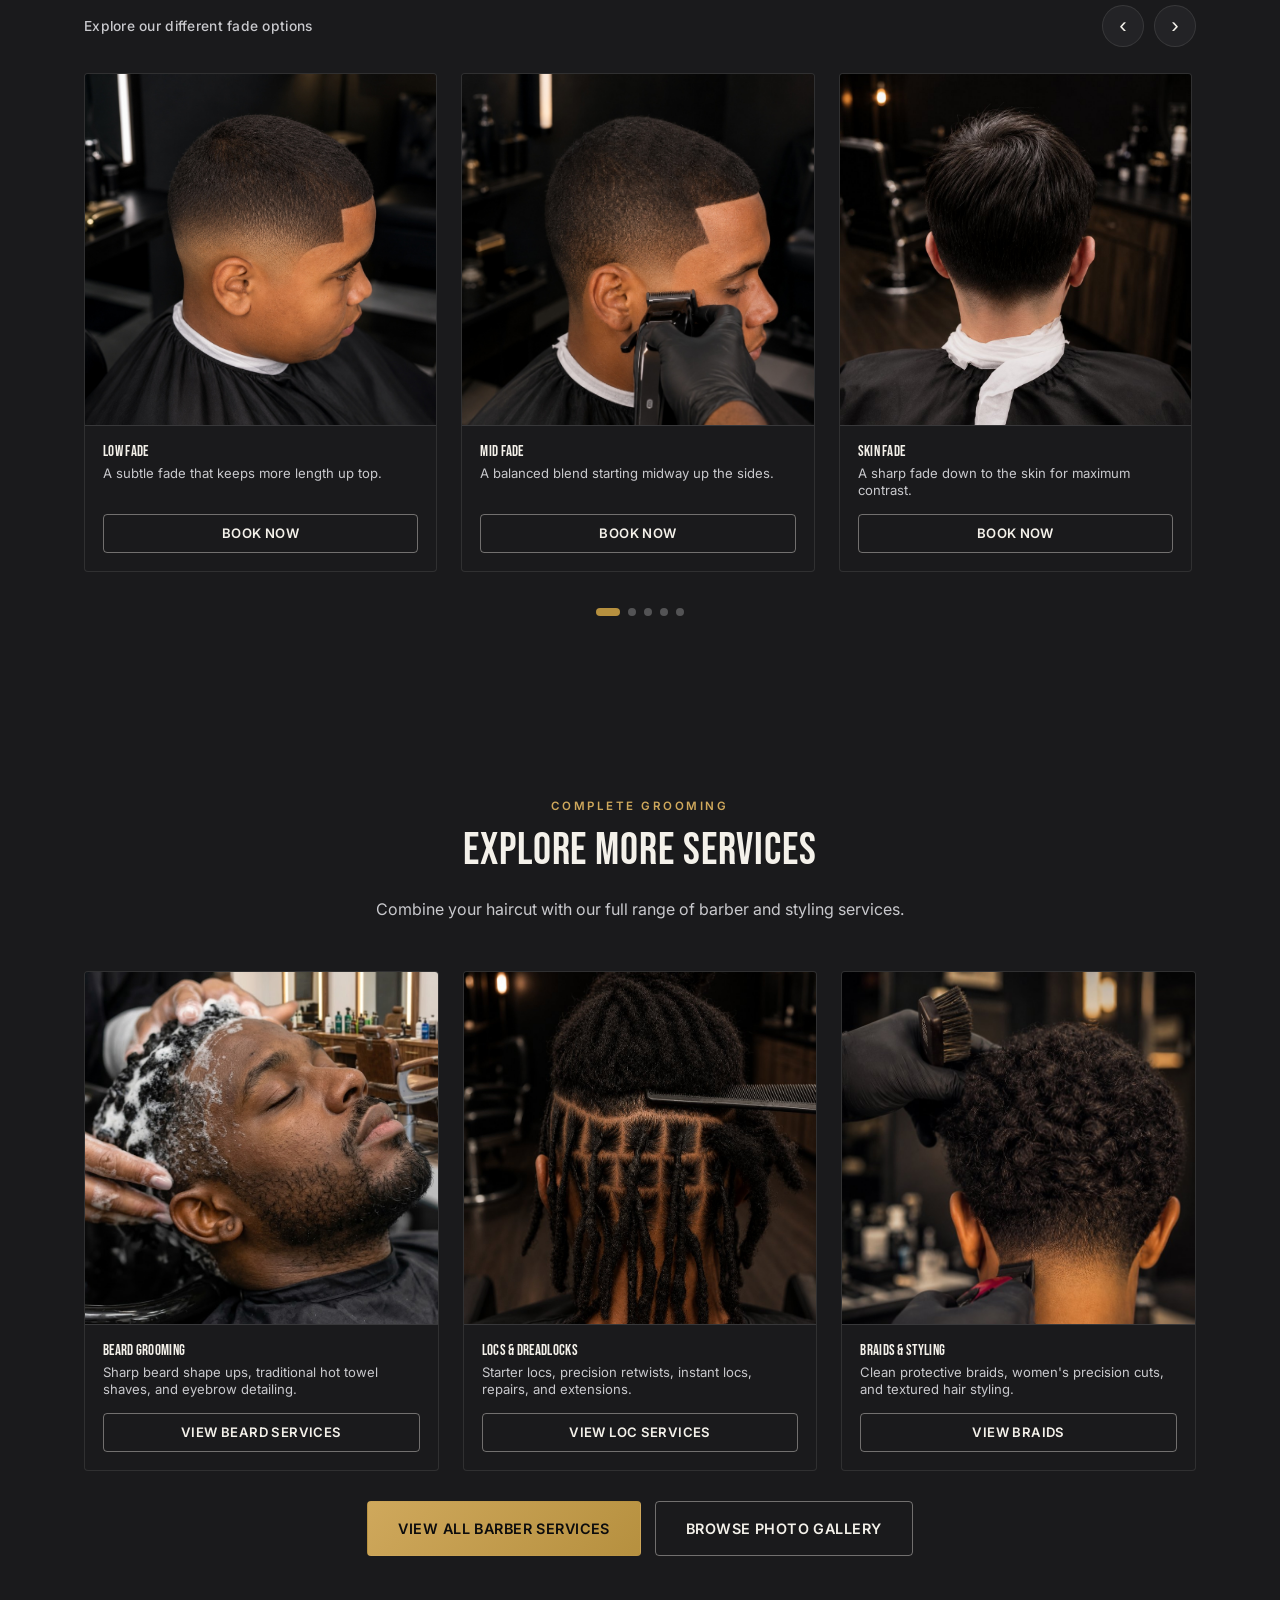
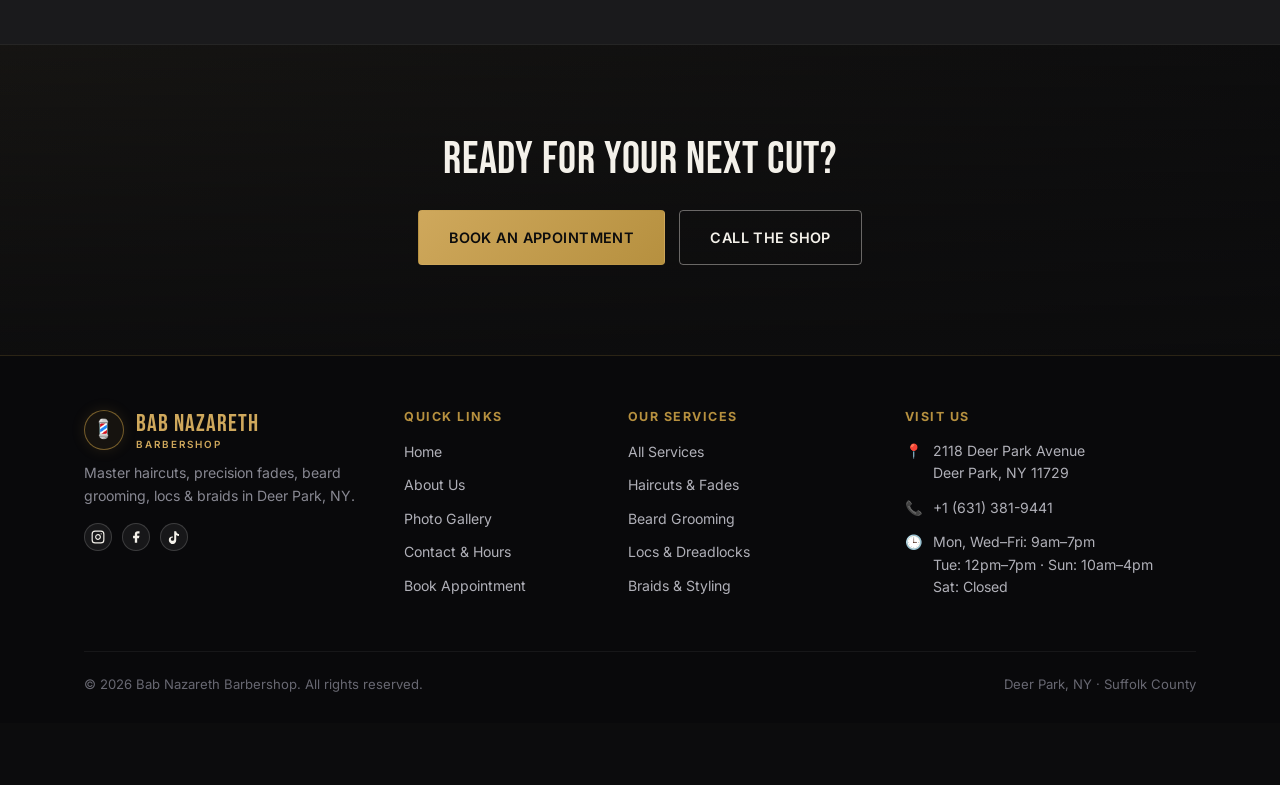
<file: haircuts-fades.html>
<!DOCTYPE html>
<html lang="en">
<head>
<meta charset="UTF-8">
<meta name="viewport" content="width=device-width, initial-scale=1.0">
<title>Haircuts & Fades in Deer Park, NY | Bab Nazareth Barbershop</title>
<meta name="description" content="Regular haircuts, fade haircuts, hair designs and kids cuts at Bab Nazareth Barbershop, your local barber in Deer Park, NY.">
<link rel="canonical" href="https://www.YOURDOMAIN.com/haircuts-fades.html">
<link rel="stylesheet" href="https://fonts.googleapis.com/css2?family=Bebas+Neue&family=Inter:wght@400;500;600;700&display=swap">
<link rel="stylesheet" href="css/style.css?v=10">
</head>
<body>

<div class="top-bar">
  <div class="container top-bar-inner">
    <a class="top-bar-item" href="https://www.google.com/maps/dir/?api=1&destination=2118+Deer+Park+Avenue,+Deer+Park,+NY+11729" target="_blank" rel="noopener">📍 2118 Deer Park Avenue, Deer Park, NY 11729</a>
    <span class="social-icons notranslate" translate="no">
      <a href="https://www.instagram.com/bab_the_nazareth?utm_source=qr" target="_blank" rel="noopener noreferrer" class="social-btn" aria-label="Instagram">
        <svg viewBox="0 0 24 24" fill="none" stroke="currentColor" stroke-width="2" stroke-linecap="round" stroke-linejoin="round" aria-hidden="true"><rect x="2" y="2" width="20" height="20" rx="5" ry="5"></rect><path d="M16 11.37A4 4 0 1 1 12.63 8 4 4 0 0 1 16 11.37z"></path><line x1="17.5" y1="6.5" x2="17.51" y2="6.5"></line></svg>
      </a>
      <a href="https://www.facebook.com/share/1BDpSqHtU6/?mibextid=wwXIfr" target="_blank" rel="noopener noreferrer" class="social-btn" aria-label="Facebook">
        <svg viewBox="0 0 24 24" fill="currentColor" aria-hidden="true"><path d="M18 2h-3a5 5 0 0 0-5 5v3H7v4h3v8h4v-8h3l1-4h-4V7a1 1 0 0 1 1-1h3z"></path></svg>
      </a>
      <a href="#" class="social-btn" aria-label="TikTok">
        <svg viewBox="0 0 24 24" fill="currentColor" aria-hidden="true"><path d="M19.59 6.69a4.83 4.83 0 0 1-3.77-4.25V2h-3.45v13.67a2.89 2.89 0 0 1-5.2 1.74 2.89 2.89 0 0 1 2.31-4.64c.29 0 .58.04.85.12V11.4a6.37 6.37 0 0 0-.85-.06A6.34 6.34 0 0 0 3.1 17.68a6.34 6.34 0 0 0 10.82 4.47 6.27 6.27 0 0 0 1.87-4.48V8.71a8.16 8.16 0 0 0 4.8 1.52v-3.4c-.34 0-.68-.05-1-.14z"></path></svg>
      </a>
    </span>
  </div>
</div>

<header class="site-header">
  <nav class="nav">
    <a href="index.html" class="brand">
      <span class="brand-mark">💈</span>
      <span class="brand-text">BAB NAZARETH<span class="brand-sub">Barbershop</span></span>
    </a>
    <button class="nav-toggle" id="navToggle" aria-label="Open navigation menu">
      <span></span><span></span><span></span>
    </button>
    <ul class="nav-links">
      <li class="has-dropdown">
        <a href="services.html" class="dropdown-trigger">
          <span>Services</span>
          <svg class="dropdown-chevron" viewBox="0 0 24 24" fill="none" stroke="currentColor" stroke-width="2.2" stroke-linecap="round" stroke-linejoin="round" aria-hidden="true">
            <polyline points="6 9 12 15 18 9"></polyline>
          </svg>
        </a>
        <ul class="dropdown-menu">
          <li><a href="services.html">All Services</a></li>
          <li><a href="haircuts-fades.html">Haircuts &amp; Fades</a></li>
          <li><a href="beard-grooming.html">Beard Grooming</a></li>
          <li><a href="locs-dreadlocks.html">Locs &amp; Dreadlocks</a></li>
          <li><a href="braids.html">Braids</a></li>
        </ul>
      </li>
      <li><a href="gallery.html">Gallery</a></li>
      <li><a href="about.html">About Us</a></li>
      <li><a href="contact.html">Contact</a></li>
    </ul>
    <div class="nav-cta desktop-only">
      <a href="book-appointment.html" class="btn btn--gold btn--sm">Book Appointment</a>
    </div>
  </nav>
</header>

<!-- MOBILE NAVIGATION DRAWER (USER-REQUESTED FORMAT) -->
<div class="mobile-nav-drawer" id="mobileNavDrawer" aria-hidden="true">
  <div class="mobile-nav-inner">
    <!-- Top Bar: Logo left, Close button right -->
    <div class="mobile-nav-header">
      <a href="index.html" class="brand">
        <span class="brand-mark">💈</span>
        <span class="brand-text">BAB NAZARETH<span class="brand-sub">Barbershop</span></span>
      </a>
      <button type="button" class="mobile-nav-close" id="mobileNavClose" aria-label="Close navigation">
        <svg viewBox="0 0 24 24" fill="none" stroke="currentColor" stroke-width="2.2" stroke-linecap="round" stroke-linejoin="round" aria-hidden="true">
          <line x1="18" y1="6" x2="6" y2="18"></line>
          <line x1="6" y1="6" x2="18" y2="18"></line>
        </svg>
      </button>
    </div>

    <!-- Scrollable Body -->
    <div class="mobile-nav-body">
      <ul class="mobile-nav-list">
        <li class="mobile-nav-item">
          <details class="mobile-dropdown-details" open>
            <summary class="mobile-dropdown-summary">
              <span>Services</span>
              <svg class="mobile-chevron" viewBox="0 0 24 24" fill="none" stroke="currentColor" stroke-width="2.2" stroke-linecap="round" stroke-linejoin="round" aria-hidden="true">
                <polyline points="6 9 12 15 18 9"></polyline>
              </svg>
            </summary>
            <ul class="mobile-subnav">
              <li><a href="services.html">All Services</a></li>
              <li><a href="haircuts-fades.html">Haircuts &amp; Fades</a></li>
              <li><a href="beard-grooming.html">Beard Grooming</a></li>
              <li><a href="locs-dreadlocks.html">Locs &amp; Dreadlocks</a></li>
              <li><a href="braids.html">Braids</a></li>
            </ul>
          </details>
        </li>
        <li class="mobile-nav-item">
          <a href="gallery.html" class="mobile-nav-link">Gallery</a>
        </li>
        <li class="mobile-nav-item">
          <a href="about.html" class="mobile-nav-link">About Us</a>
        </li>
        <li class="mobile-nav-item">
          <a href="contact.html" class="mobile-nav-link">Contact</a>
        </li>
      </ul>

      <!-- Bottom Actions -->
      <div class="mobile-nav-bottom">
        <a href="book-appointment.html" class="btn btn--gold btn--full mobile-primary-cta">
          BOOK APPOINTMENT ✂️
        </a>
        <div class="mobile-bottom-row">
          <a href="tel:+16313819441" class="mobile-pill-btn">
            <span>📞</span> +1 (631) 381-9441
          </a>
          <a href="https://www.google.com/maps/dir/?api=1&destination=2118+Deer+Park+Avenue,+Deer+Park,+NY+11729" target="_blank" rel="noopener" class="mobile-pill-btn">
            <span>📍</span> Deer Park, NY
          </a>
        </div>
      </div>
    </div>
  </div>
</div>

<main>
  <section class="page-hero">
    <div class="container">
      <div class="breadcrumb"><a href="index.html">Home</a> / <a href="services.html">Services</a> / Haircuts &amp; Fades</div>
      <span class="eyebrow">Barber Services</span>
      <h1>Haircuts &amp; Fades</h1>
      <p>Clean, precise haircuts and fades for men and kids, cut to fit your style.</p>
      <div class="cta-row">
        <a href="book-appointment.html" class="btn btn--gold">Book an Appointment</a>
        <a href="tel:+16313819441" class="btn btn--outline">Call Now</a>
      </div>
    </div>
  </section>

  <section class="section">
    <div class="container hero-grid">
      <div>
        <h2>Precision Cuts, Every Time</h2>
        <ul class="service-list">
          <li>Regular Haircut <span class="tag">Book Now</span></li>
          <li>Haircut Fades <span class="tag">Book Now</span></li>
          <li>Kids Cuts <span class="tag">Book Now</span></li>
          <li>Hair Designs <span class="tag">Book Now</span></li>
        </ul>
        <p>From a classic regular haircut to a sharply blended fade, every cut is finished with clean lines and careful attention to detail. Kids cuts are handled with patience in a relaxed setting, and hair designs add a custom finishing touch when you want something extra.</p>
      </div>
      <div class="hero-media">
        <img src="images/gallery-taper-cut.jpg" alt="Sharp Fade and Taper Cut at Bab Nazareth" loading="lazy">
      </div>
    </div>
  </section>

  <section class="section section--charcoal">
    <div class="container">
      <div class="section-head">
        <h2>Fade Styles We Cut</h2>
        <p>Every fade is blended to your preferred length and style.</p>
      </div>

      <div class="services-carousel-wrapper">
        <div class="carousel-nav-header">
          <span class="carousel-hint">Explore our different fade options</span>
          <div class="carousel-controls">
            <button type="button" class="carousel-btn carousel-btn--prev" aria-label="Previous style" onclick="var c=this.closest('.services-carousel-wrapper').querySelector('.services-carousel'); if(c) c.scrollBy({left: -330, behavior: 'smooth'});">&#8249;</button>
            <button type="button" class="carousel-btn carousel-btn--next" aria-label="Next style" onclick="var c=this.closest('.services-carousel-wrapper').querySelector('.services-carousel'); if(c) c.scrollBy({left: 330, behavior: 'smooth'});">&#8250;</button>
          </div>
        </div>

        <div class="services-carousel">
          <div class="card service-card">
            <div class="service-card-media">
              <img src="images/service-low-fade.jpg" alt="Low Fade Haircut" class="service-card-img" loading="lazy">
            </div>
            <div class="service-card-body">
              <div class="service-card-top">
                <h3>Low Fade</h3>
              </div>
              <p class="service-desc">A subtle fade that keeps more length up top.</p>
              <a href="book-appointment.html" class="btn btn--outline btn--sm">Book Now</a>
            </div>
          </div>

          <div class="card service-card">
            <div class="service-card-media">
              <img src="images/service-fade-clipper.jpg" alt="Mid Fade Haircut" class="service-card-img" loading="lazy">
            </div>
            <div class="service-card-body">
              <div class="service-card-top">
                <h3>Mid Fade</h3>
              </div>
              <p class="service-desc">A balanced blend starting midway up the sides.</p>
              <a href="book-appointment.html" class="btn btn--outline btn--sm">Book Now</a>
            </div>
          </div>

          <div class="card service-card">
            <div class="service-card-media">
              <img src="images/service-skin-fade.jpg" alt="Skin Fade Haircut" class="service-card-img" loading="lazy">
            </div>
            <div class="service-card-body">
              <div class="service-card-top">
                <h3>Skin Fade</h3>
              </div>
              <p class="service-desc">A sharp fade down to the skin for maximum contrast.</p>
              <a href="book-appointment.html" class="btn btn--outline btn--sm">Book Now</a>
            </div>
          </div>

          <div class="card service-card">
            <div class="service-card-media">
              <img src="images/service-neck-taper.jpg" alt="Neck Taper Fade" class="service-card-img" loading="lazy">
            </div>
            <div class="service-card-body">
              <div class="service-card-top">
                <h3>Neck Taper</h3>
              </div>
              <p class="service-desc">A clean, sharp blowout taper fade at the neck.</p>
              <a href="book-appointment.html" class="btn btn--outline btn--sm">Book Now</a>
            </div>
          </div>

          <div class="card service-card">
            <div class="service-card-media">
              <img src="images/service-design-cross.jpg" alt="Custom Hair Design Cross" class="service-card-img" loading="lazy">
            </div>
            <div class="service-card-body">
              <div class="service-card-top">
                <h3>Hair Design</h3>
              </div>
              <p class="service-desc">Unique custom geometric or artistic hair designs shaved into the fade.</p>
              <a href="book-appointment.html" class="btn btn--outline btn--sm">Book Now</a>
            </div>
          </div>
        </div>

        <div class="carousel-dots" aria-hidden="true"></div>
      </div>
    </div>
  </section>

  <!-- EXPLORE MORE SERVICES -->
  <section class="section section--charcoal">
    <div class="container">
      <div class="section-head">
        <span class="eyebrow">Complete Grooming</span>
        <h2>Explore More Services</h2>
        <p>Combine your haircut with our full range of barber and styling services.</p>
      </div>
      <div class="grid grid--3">
        <div class="card service-card">
          <div class="service-card-media">
            <img src="images/service-beard-grooming.jpg" alt="Beard Grooming in Deer Park NY" class="service-card-img" loading="lazy">
          </div>
          <div class="service-card-body">
            <div class="service-card-top">
              <h3>Beard Grooming</h3>
            </div>
            <p class="service-desc">Sharp beard shape ups, traditional hot towel shaves, and eyebrow detailing.</p>
            <a href="beard-grooming.html" class="btn btn--outline btn--sm">View Beard Services</a>
          </div>
        </div>

        <div class="card service-card">
          <div class="service-card-media">
            <img src="images/gallery-double-twist-locs.jpg" alt="Locs &amp; Dreadlocks Services" class="service-card-img" loading="lazy">
          </div>
          <div class="service-card-body">
            <div class="service-card-top">
              <h3>Locs &amp; Dreadlocks</h3>
            </div>
            <p class="service-desc">Starter locs, precision retwists, instant locs, repairs, and extensions.</p>
            <a href="locs-dreadlocks.html" class="btn btn--outline btn--sm">View Loc Services</a>
          </div>
        </div>

        <div class="card service-card">
          <div class="service-card-media">
            <img src="images/gallery-braided-cornrows.jpg" alt="Braids &amp; Styling Services" class="service-card-img" loading="lazy">
          </div>
          <div class="service-card-body">
            <div class="service-card-top">
              <h3>Braids &amp; Styling</h3>
            </div>
            <p class="service-desc">Clean protective braids, women's precision cuts, and textured hair styling.</p>
            <a href="braids.html" class="btn btn--outline btn--sm">View Braids</a>
          </div>
        </div>
      </div>
      <div class="cta-row" style="justify-content:center; margin-top:30px;">
        <a href="services.html" class="btn btn--gold">View All Barber Services</a>
        <a href="gallery.html" class="btn btn--outline">Browse Photo Gallery</a>
      </div>
    </div>
  </section>

  <section class="final-cta">
    <div class="container">
      <h2>Ready for Your Next Cut?</h2>
      <div class="cta-row" style="justify-content:center;">
        <a href="book-appointment.html" class="btn btn--gold">Book an Appointment</a>
        <a href="tel:+16313819441" class="btn btn--outline">Call the Shop</a>
      </div>
    </div>
  </section>
</main>

<footer class="site-footer">
  <div class="container">
    <div class="footer-simple-top">
      <!-- 1. BRAND & SOCIAL -->
      <div class="footer-simple-brand">
        <a href="index.html" class="brand">
          <span class="brand-mark">💈</span>
          <span class="brand-text">BAB NAZARETH<span class="brand-sub">Barbershop</span></span>
        </a>
        <p class="footer-simple-tagline">Master haircuts, precision fades, beard grooming, locs &amp; braids in Deer Park, NY.</p>
        <div class="social-icons notranslate" translate="no">
          <a href="https://www.instagram.com/bab_the_nazareth?utm_source=qr" target="_blank" rel="noopener noreferrer" class="social-btn" aria-label="Instagram">
            <svg viewBox="0 0 24 24" fill="none" stroke="currentColor" stroke-width="2" stroke-linecap="round" stroke-linejoin="round" aria-hidden="true"><rect x="2" y="2" width="20" height="20" rx="5" ry="5"></rect><path d="M16 11.37A4 4 0 1 1 12.63 8 4 4 0 0 1 16 11.37z"></path><line x1="17.5" y1="6.5" x2="17.51" y2="6.5"></line></svg>
          </a>
          <a href="https://www.facebook.com/share/1BDpSqHtU6/?mibextid=wwXIfr" target="_blank" rel="noopener noreferrer" class="social-btn" aria-label="Facebook">
            <svg viewBox="0 0 24 24" fill="currentColor" aria-hidden="true"><path d="M18 2h-3a5 5 0 0 0-5 5v3H7v4h3v8h4v-8h3l1-4h-4V7a1 1 0 0 1 1-1h3z"></path></svg>
          </a>
          <a href="#" class="social-btn" aria-label="TikTok">
            <svg viewBox="0 0 24 24" fill="currentColor" aria-hidden="true"><path d="M19.59 6.69a4.83 4.83 0 0 1-3.77-4.25V2h-3.45v13.67a2.89 2.89 0 0 1-5.2 1.74 2.89 2.89 0 0 1 2.31-4.64c.29 0 .58.04.85.12V11.4a6.37 6.37 0 0 0-.85-.06A6.34 6.34 0 0 0 3.1 17.68a6.34 6.34 0 0 0 10.82 4.47 6.27 6.27 0 0 0 1.87-4.48V8.71a8.16 8.16 0 0 0 4.8 1.52v-3.4c-.34 0-.68-.05-1-.14z"></path></svg>
          </a>
        </div>
      </div>

      <!-- 2. QUICK NAVIGATION -->
      <div>
        <h4 class="footer-simple-title">Quick Links</h4>
        <ul class="footer-simple-links">
          <li><a href="index.html">Home</a></li>
          <li><a href="about.html">About Us</a></li>
          <li><a href="gallery.html">Photo Gallery</a></li>
          <li><a href="contact.html">Contact &amp; Hours</a></li>
          <li><a href="book-appointment.html">Book Appointment</a></li>
        </ul>
      </div>

      <!-- 3. OUR SERVICES -->
      <div>
        <h4 class="footer-simple-title">Our Services</h4>
        <ul class="footer-simple-links">
          <li><a href="services.html">All Services</a></li>
          <li><a href="haircuts-fades.html">Haircuts &amp; Fades</a></li>
          <li><a href="beard-grooming.html">Beard Grooming</a></li>
          <li><a href="locs-dreadlocks.html">Locs &amp; Dreadlocks</a></li>
          <li><a href="braids.html">Braids &amp; Styling</a></li>
        </ul>
      </div>

      <!-- 4. VISIT & CONTACT -->
      <div class="footer-simple-info">
        <h4 class="footer-simple-title">Visit Us</h4>
        <div class="fsi-item"><span>📍</span> <a href="https://www.google.com/maps/dir/?api=1&destination=2118+Deer+Park+Avenue,+Deer+Park,+NY+11729" target="_blank" rel="noopener">2118 Deer Park Avenue<br>Deer Park, NY 11729</a></div>
        <div class="fsi-item"><span>📞</span> <a href="tel:+16313819441">+1 (631) 381-9441</a></div>
        <div class="fsi-item"><span>🕒</span> <span>Mon, Wed–Fri: 9am–7pm<br>Tue: 12pm–7pm · Sun: 10am–4pm<br>Sat: Closed</span></div>
      </div>
    </div>

    <!-- BOTTOM STRIP -->
    <div class="footer-simple-bottom">
      <span>&copy; 2026 Bab Nazareth Barbershop. All rights reserved.</span>
      <span>Deer Park, NY &middot; Suffolk County</span>
    </div>
  </div>
</footer>

<script src="js/main.js?v=10"></script>
</body>
</html>
</file>
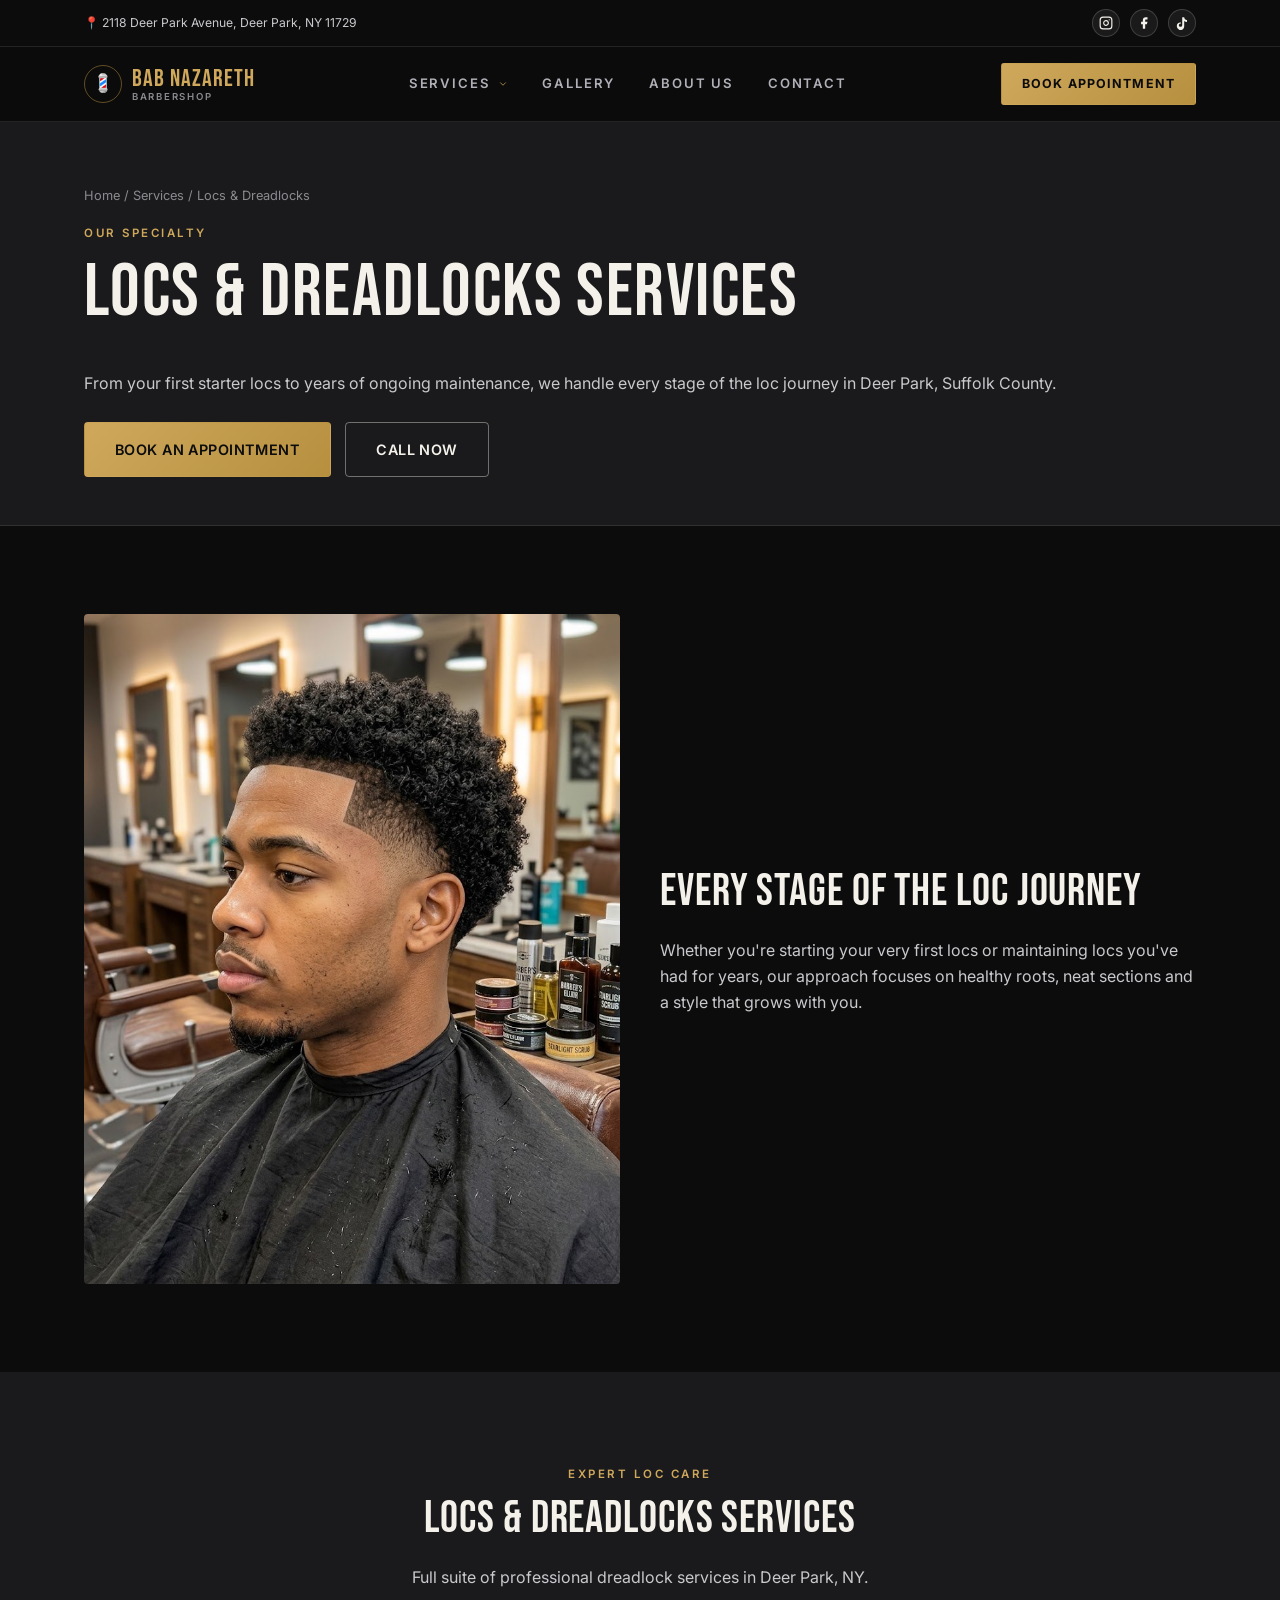
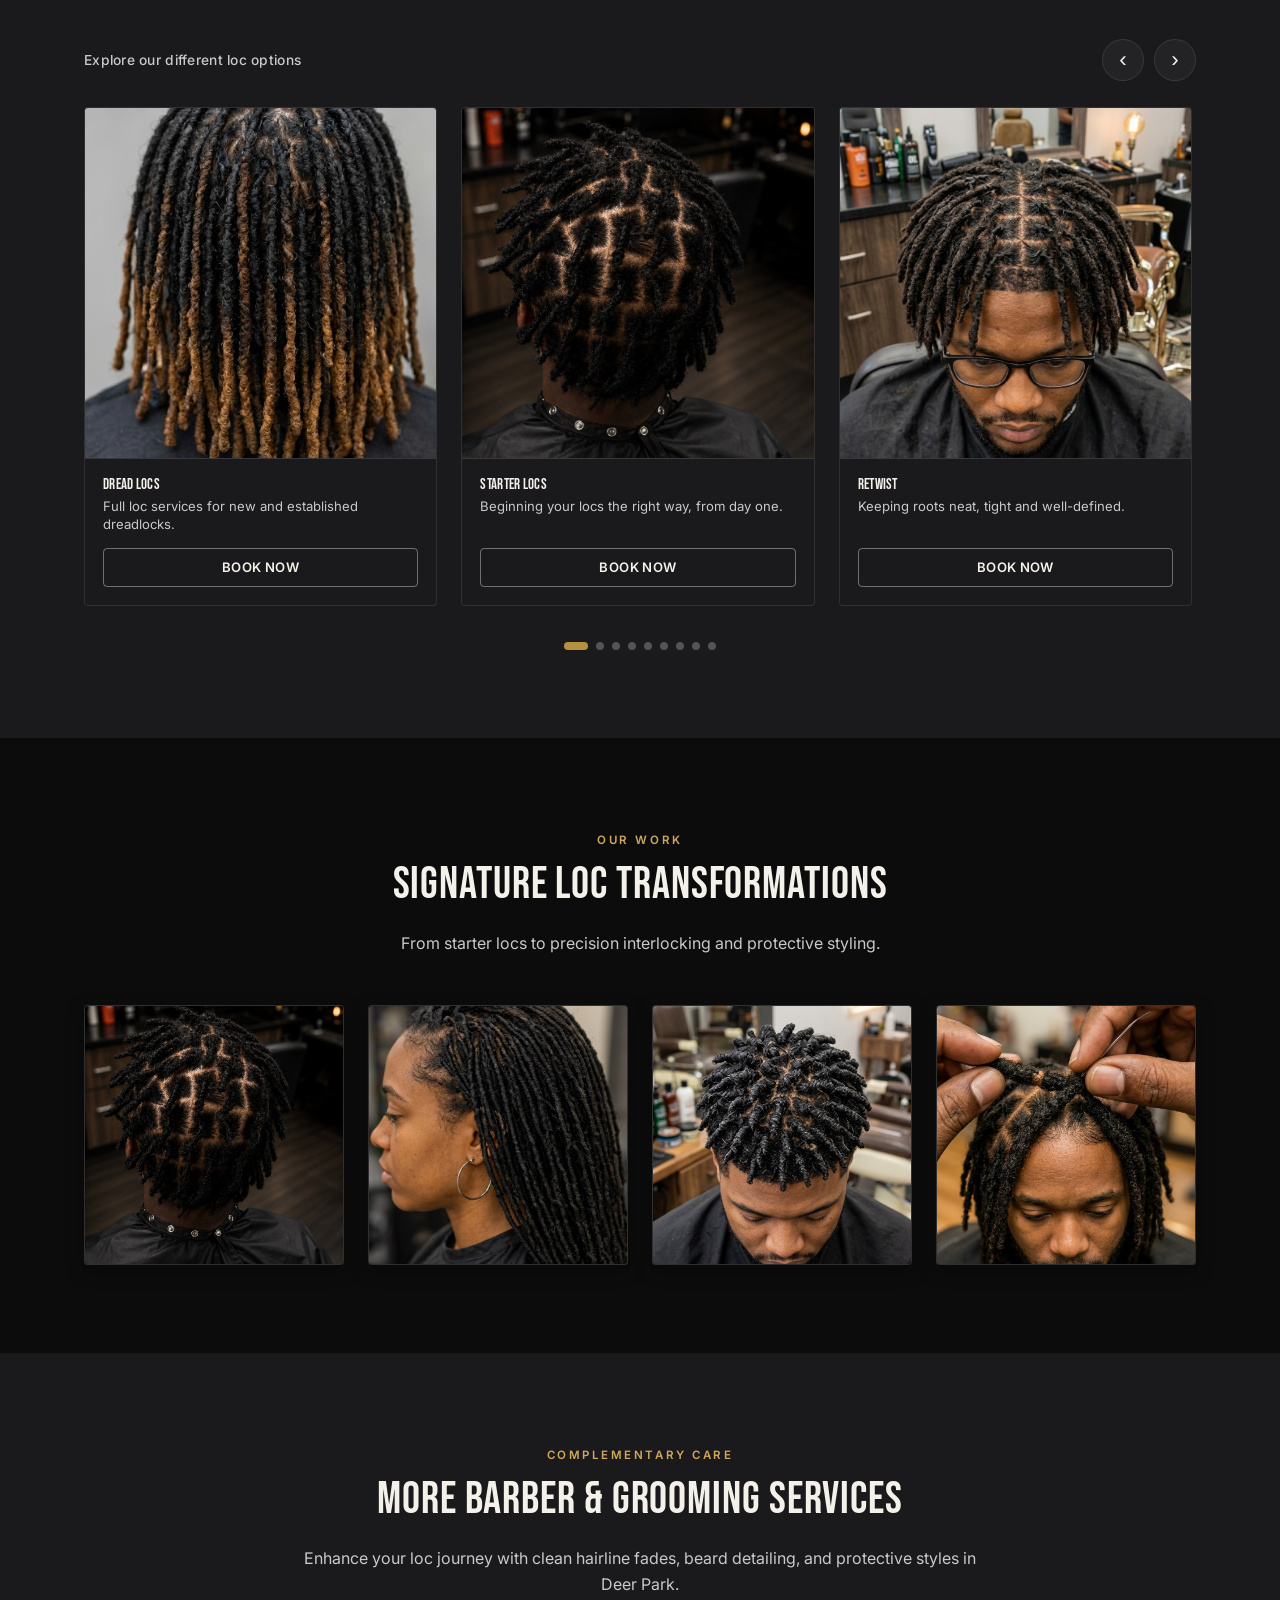
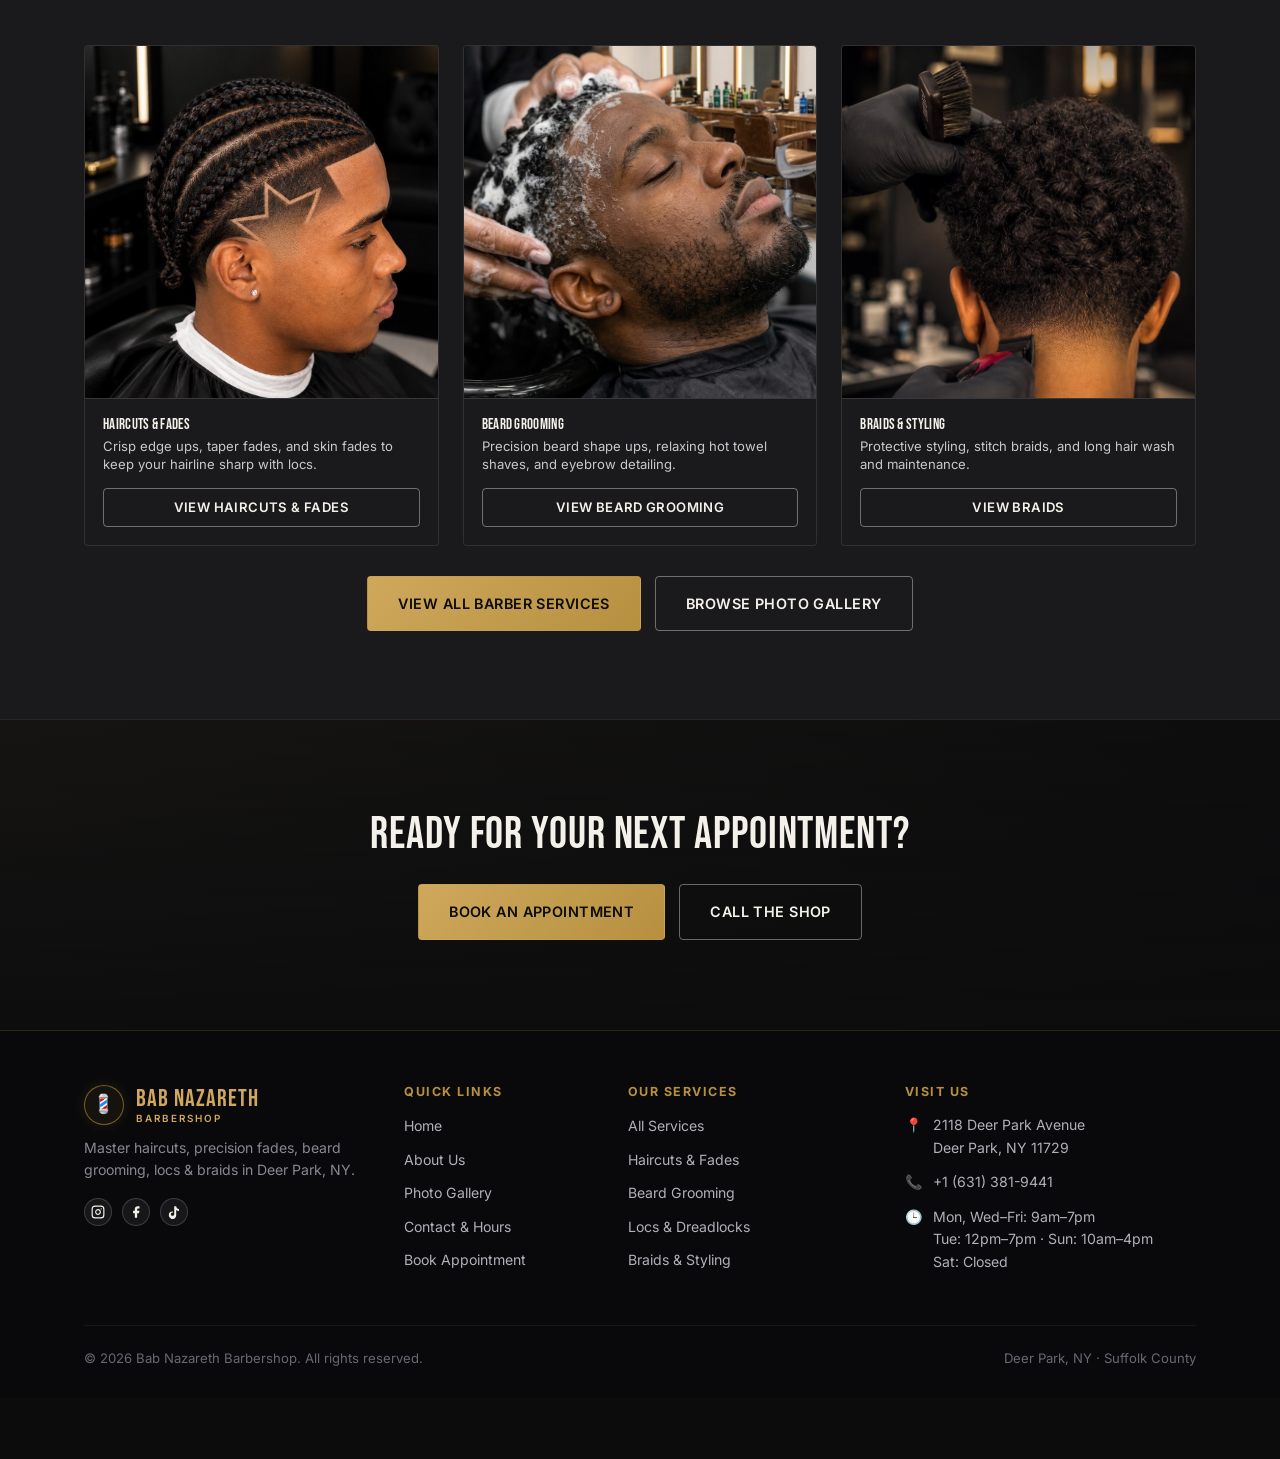
<file: locs-dreadlocks.html>
<!DOCTYPE html>
<html lang="en">
<head>
<meta charset="UTF-8">
<meta name="viewport" content="width=device-width, initial-scale=1.0">
<title>Locs & Dreadlocks in Deer Park, NY | Bab Nazareth Barbershop</title>
<meta name="description" content="Starter locs, retwist, loc maintenance, instant locs, loc repair, extensions, wicks and microlocs in Deer Park, Suffolk County, NY.">
<link rel="canonical" href="https://www.YOURDOMAIN.com/locs-dreadlocks.html">
<link rel="stylesheet" href="https://fonts.googleapis.com/css2?family=Bebas+Neue&family=Inter:wght@400;500;600;700&display=swap">
<link rel="stylesheet" href="css/style.css?v=10">
</head>
<body>

<div class="top-bar">
  <div class="container top-bar-inner">
    <a class="top-bar-item" href="https://www.google.com/maps/dir/?api=1&destination=2118+Deer+Park+Avenue,+Deer+Park,+NY+11729" target="_blank" rel="noopener">📍 2118 Deer Park Avenue, Deer Park, NY 11729</a>
    <span class="social-icons notranslate" translate="no">
      <a href="https://www.instagram.com/bab_the_nazareth?utm_source=qr" target="_blank" rel="noopener noreferrer" class="social-btn" aria-label="Instagram">
        <svg viewBox="0 0 24 24" fill="none" stroke="currentColor" stroke-width="2" stroke-linecap="round" stroke-linejoin="round" aria-hidden="true"><rect x="2" y="2" width="20" height="20" rx="5" ry="5"></rect><path d="M16 11.37A4 4 0 1 1 12.63 8 4 4 0 0 1 16 11.37z"></path><line x1="17.5" y1="6.5" x2="17.51" y2="6.5"></line></svg>
      </a>
      <a href="https://www.facebook.com/share/1BDpSqHtU6/?mibextid=wwXIfr" target="_blank" rel="noopener noreferrer" class="social-btn" aria-label="Facebook">
        <svg viewBox="0 0 24 24" fill="currentColor" aria-hidden="true"><path d="M18 2h-3a5 5 0 0 0-5 5v3H7v4h3v8h4v-8h3l1-4h-4V7a1 1 0 0 1 1-1h3z"></path></svg>
      </a>
      <a href="#" class="social-btn" aria-label="TikTok">
        <svg viewBox="0 0 24 24" fill="currentColor" aria-hidden="true"><path d="M19.59 6.69a4.83 4.83 0 0 1-3.77-4.25V2h-3.45v13.67a2.89 2.89 0 0 1-5.2 1.74 2.89 2.89 0 0 1 2.31-4.64c.29 0 .58.04.85.12V11.4a6.37 6.37 0 0 0-.85-.06A6.34 6.34 0 0 0 3.1 17.68a6.34 6.34 0 0 0 10.82 4.47 6.27 6.27 0 0 0 1.87-4.48V8.71a8.16 8.16 0 0 0 4.8 1.52v-3.4c-.34 0-.68-.05-1-.14z"></path></svg>
      </a>
    </span>
  </div>
</div>

<header class="site-header">
  <nav class="nav">
    <a href="index.html" class="brand">
      <span class="brand-mark">💈</span>
      <span class="brand-text">BAB NAZARETH<span class="brand-sub">Barbershop</span></span>
    </a>
    <button class="nav-toggle" id="navToggle" aria-label="Open navigation menu">
      <span></span><span></span><span></span>
    </button>
    <ul class="nav-links">
      <li class="has-dropdown">
        <a href="services.html" class="dropdown-trigger">
          <span>Services</span>
          <svg class="dropdown-chevron" viewBox="0 0 24 24" fill="none" stroke="currentColor" stroke-width="2.2" stroke-linecap="round" stroke-linejoin="round" aria-hidden="true">
            <polyline points="6 9 12 15 18 9"></polyline>
          </svg>
        </a>
        <ul class="dropdown-menu">
          <li><a href="services.html">All Services</a></li>
          <li><a href="haircuts-fades.html">Haircuts &amp; Fades</a></li>
          <li><a href="beard-grooming.html">Beard Grooming</a></li>
          <li><a href="locs-dreadlocks.html">Locs &amp; Dreadlocks</a></li>
          <li><a href="braids.html">Braids</a></li>
        </ul>
      </li>
      <li><a href="gallery.html">Gallery</a></li>
      <li><a href="about.html">About Us</a></li>
      <li><a href="contact.html">Contact</a></li>
    </ul>
    <div class="nav-cta desktop-only">
      <a href="book-appointment.html" class="btn btn--gold btn--sm">Book Appointment</a>
    </div>
  </nav>
</header>

<!-- MOBILE NAVIGATION DRAWER (USER-REQUESTED FORMAT) -->
<div class="mobile-nav-drawer" id="mobileNavDrawer" aria-hidden="true">
  <div class="mobile-nav-inner">
    <!-- Top Bar: Logo left, Close button right -->
    <div class="mobile-nav-header">
      <a href="index.html" class="brand">
        <span class="brand-mark">💈</span>
        <span class="brand-text">BAB NAZARETH<span class="brand-sub">Barbershop</span></span>
      </a>
      <button type="button" class="mobile-nav-close" id="mobileNavClose" aria-label="Close navigation">
        <svg viewBox="0 0 24 24" fill="none" stroke="currentColor" stroke-width="2.2" stroke-linecap="round" stroke-linejoin="round" aria-hidden="true">
          <line x1="18" y1="6" x2="6" y2="18"></line>
          <line x1="6" y1="6" x2="18" y2="18"></line>
        </svg>
      </button>
    </div>

    <!-- Scrollable Body -->
    <div class="mobile-nav-body">
      <ul class="mobile-nav-list">
        <li class="mobile-nav-item">
          <details class="mobile-dropdown-details" open>
            <summary class="mobile-dropdown-summary">
              <span>Services</span>
              <svg class="mobile-chevron" viewBox="0 0 24 24" fill="none" stroke="currentColor" stroke-width="2.2" stroke-linecap="round" stroke-linejoin="round" aria-hidden="true">
                <polyline points="6 9 12 15 18 9"></polyline>
              </svg>
            </summary>
            <ul class="mobile-subnav">
              <li><a href="services.html">All Services</a></li>
              <li><a href="haircuts-fades.html">Haircuts &amp; Fades</a></li>
              <li><a href="beard-grooming.html">Beard Grooming</a></li>
              <li><a href="locs-dreadlocks.html">Locs &amp; Dreadlocks</a></li>
              <li><a href="braids.html">Braids</a></li>
            </ul>
          </details>
        </li>
        <li class="mobile-nav-item">
          <a href="gallery.html" class="mobile-nav-link">Gallery</a>
        </li>
        <li class="mobile-nav-item">
          <a href="about.html" class="mobile-nav-link">About Us</a>
        </li>
        <li class="mobile-nav-item">
          <a href="contact.html" class="mobile-nav-link">Contact</a>
        </li>
      </ul>

      <!-- Bottom Actions -->
      <div class="mobile-nav-bottom">
        <a href="book-appointment.html" class="btn btn--gold btn--full mobile-primary-cta">
          BOOK APPOINTMENT ✂️
        </a>
        <div class="mobile-bottom-row">
          <a href="tel:+16313819441" class="mobile-pill-btn">
            <span>📞</span> +1 (631) 381-9441
          </a>
          <a href="https://www.google.com/maps/dir/?api=1&destination=2118+Deer+Park+Avenue,+Deer+Park,+NY+11729" target="_blank" rel="noopener" class="mobile-pill-btn">
            <span>📍</span> Deer Park, NY
          </a>
        </div>
      </div>
    </div>
  </div>
</div>

<main>
  <section class="page-hero">
    <div class="container">
      <div class="breadcrumb"><a href="index.html">Home</a> / <a href="services.html">Services</a> / Locs &amp; Dreadlocks</div>
      <span class="eyebrow">Our Specialty</span>
      <h1>Locs &amp; Dreadlocks Services</h1>
      <p>From your first starter locs to years of ongoing maintenance, we handle every stage of the loc journey in Deer Park, Suffolk County.</p>
      <div class="cta-row">
        <a href="book-appointment.html" class="btn btn--gold">Book an Appointment</a>
        <a href="tel:+16313819441" class="btn btn--outline">Call Now</a>
      </div>
    </div>
  </section>

  <section class="section">
    <div class="container hero-grid">
      <div class="hero-media">
        <img src="images/gallery-retwist-neat-scalp.jpg" alt="Loc Retwist and Healthy Roots Care at Bab Nazareth" loading="lazy">
      </div>
      <div>
        <h2>Every Stage of the Loc Journey</h2>
        <p>Whether you're starting your very first locs or maintaining locs you've had for years, our approach focuses on healthy roots, neat sections and a style that grows with you.</p>
      </div>
    </div>
  </section>

  <section class="section section--charcoal">
    <div class="container">
      <div class="section-head">
        <span class="eyebrow">Expert Loc Care</span>
        <h2>Locs &amp; Dreadlocks Services</h2>
        <p>Full suite of professional dreadlock services in Deer Park, NY.</p>
      </div>
      <div class="services-carousel-wrapper">
        <div class="carousel-nav-header">
          <span class="carousel-hint">Explore our different loc options</span>
          <div class="carousel-controls">
            <button type="button" class="carousel-btn carousel-btn--prev" aria-label="Previous style" onclick="var c=this.closest('.services-carousel-wrapper').querySelector('.services-carousel'); if(c) c.scrollBy({left: -330, behavior: 'smooth'});">&#8249;</button>
            <button type="button" class="carousel-btn carousel-btn--next" aria-label="Next style" onclick="var c=this.closest('.services-carousel-wrapper').querySelector('.services-carousel'); if(c) c.scrollBy({left: 330, behavior: 'smooth'});">&#8250;</button>
          </div>
        </div>

        <div class="services-carousel">
          <div class="card service-card">
            <div class="service-card-media">
              <img src="images/gallery-ombre-locs.jpg" alt="Full Dread Locs Services" class="service-card-img" loading="lazy">
            </div>
            <div class="service-card-body">
              <div class="service-card-top">
                <h3>Dread Locs</h3>
              </div>
              <p class="service-desc">Full loc services for new and established dreadlocks.</p>
              <a href="book-appointment.html" class="btn btn--outline btn--sm">Book Now</a>
            </div>
          </div>

          <div class="card service-card">
            <div class="service-card-media">
              <img src="images/service-starter-locs.jpg" alt="Starter Locs" class="service-card-img" loading="lazy">
            </div>
            <div class="service-card-body">
              <div class="service-card-top">
                <h3>Starter Locs</h3>
              </div>
              <p class="service-desc">Beginning your locs the right way, from day one.</p>
              <a href="book-appointment.html" class="btn btn--outline btn--sm">Book Now</a>
            </div>
          </div>

          <div class="card service-card">
            <div class="service-card-media">
              <img src="images/service-loc-retwist-grid.jpg" alt="Loc Retwist" class="service-card-img" loading="lazy">
            </div>
            <div class="service-card-body">
              <div class="service-card-top">
                <h3>Retwist</h3>
              </div>
              <p class="service-desc">Keeping roots neat, tight and well-defined.</p>
              <a href="book-appointment.html" class="btn btn--outline btn--sm">Book Now</a>
            </div>
          </div>

          <div class="card service-card">
            <div class="service-card-media">
              <img src="images/gallery-honey-barrel-retwist.jpg" alt="Loc Maintenance" class="service-card-img" loading="lazy">
            </div>
            <div class="service-card-body">
              <div class="service-card-top">
                <h3>Loc Maintenance</h3>
              </div>
              <p class="service-desc">Regular upkeep to keep locs healthy long-term.</p>
              <a href="book-appointment.html" class="btn btn--outline btn--sm">Book Now</a>
            </div>
          </div>

          <div class="card service-card">
            <div class="service-card-media">
              <img src="images/work-twists-blue-cape.jpg" alt="Instant Locs" class="service-card-img" loading="lazy">
            </div>
            <div class="service-card-body">
              <div class="service-card-top">
                <h3>Instant Locs</h3>
              </div>
              <p class="service-desc">Locs installed in a single professional session.</p>
              <a href="book-appointment.html" class="btn btn--outline btn--sm">Book Now</a>
            </div>
          </div>

          <div class="card service-card">
            <div class="service-card-media">
              <img src="images/service-loc-repair-crochet.jpg" alt="Loc Repair & Interlocking" class="service-card-img" loading="lazy">
            </div>
            <div class="service-card-body">
              <div class="service-card-top">
                <h3>Loc Repair</h3>
              </div>
              <p class="service-desc">Fixing thinning, damaged or unraveling locs.</p>
              <a href="book-appointment.html" class="btn btn--outline btn--sm">Book Now</a>
            </div>
          </div>

          <div class="card service-card">
            <div class="service-card-media">
              <img src="images/service-loc-extensions.jpg" alt="Loc Extensions" class="service-card-img" loading="lazy">
            </div>
            <div class="service-card-body">
              <div class="service-card-top">
                <h3>Loc Extensions</h3>
              </div>
              <p class="service-desc">Adding length or thickness to existing locs.</p>
              <a href="book-appointment.html" class="btn btn--outline btn--sm">Book Now</a>
            </div>
          </div>

          <div class="card service-card">
            <div class="service-card-media">
              <img src="images/work-braided-loc-updo.jpg" alt="Wicks Locs" class="service-card-img" loading="lazy">
            </div>
            <div class="service-card-body">
              <div class="service-card-top">
                <h3>Wicks</h3>
              </div>
              <p class="service-desc">Distinct, styled and structured wick locs.</p>
              <a href="book-appointment.html" class="btn btn--outline btn--sm">Book Now</a>
            </div>
          </div>

          <div class="card service-card">
            <div class="service-card-media">
              <img src="images/gallery-long-loc-twists.jpg" alt="Microlocs" class="service-card-img" loading="lazy">
            </div>
            <div class="service-card-body">
              <div class="service-card-top">
                <h3>Microlocs</h3>
              </div>
              <p class="service-desc">Fine, detailed micro-sized locs and care.</p>
              <a href="book-appointment.html" class="btn btn--outline btn--sm">Book Now</a>
            </div>
          </div>
        </div>

        <div class="carousel-dots" aria-hidden="true"></div>
      </div>
    </div>
  </section>

  <!-- LOC WORK SHOWCASE -->
  <section class="section">
    <div class="container">
      <div class="section-head">
        <span class="eyebrow">Our Work</span>
        <h2>Signature Loc Transformations</h2>
        <p>From starter locs to precision interlocking and protective styling.</p>
      </div>
      <div class="grid grid--4">
        <div class="gallery-item">
          <img src="images/gallery-diamond-retwist.jpg" alt="Diamond Parting Loc Retwist" loading="lazy">
          <div class="gallery-overlay">
            <span class="gallery-tag">Retwist</span>
            <h4>Diamond Grid Retwist</h4>
          </div>
        </div>
        <div class="gallery-item">
          <img src="images/gallery-interlocked-roots.jpg" alt="Interlocking and Loc Root Repair" loading="lazy">
          <div class="gallery-overlay">
            <span class="gallery-tag">Loc Repair</span>
            <h4>Interlocking &amp; Repair</h4>
          </div>
        </div>
        <div class="gallery-item">
          <img src="images/gallery-ombre-loc-bun.jpg" alt="Caramel Ombre Loc Bun" loading="lazy">
          <div class="gallery-overlay">
            <span class="gallery-tag">Color Locs</span>
            <h4>Caramel Honey Ombre</h4>
          </div>
        </div>
        <div class="gallery-item">
          <img src="images/gallery-long-locs-waterfall.jpg" alt="Long Waterfall Loc Twists" loading="lazy">
          <div class="gallery-overlay">
            <span class="gallery-tag">Styling</span>
            <h4>Long Protective Twists</h4>
          </div>
        </div>
      </div>
    </div>
  </section>

  <!-- EXPLORE MORE SERVICES -->
  <section class="section section--charcoal">
    <div class="container">
      <div class="section-head">
        <span class="eyebrow">Complementary Care</span>
        <h2>More Barber &amp; Grooming Services</h2>
        <p>Enhance your loc journey with clean hairline fades, beard detailing, and protective styles in Deer Park.</p>
      </div>
      <div class="grid grid--3">
        <div class="card service-card">
          <div class="service-card-media">
            <img src="images/gallery-razor-skin-fade.jpg" alt="Haircuts &amp; Fades in Deer Park" class="service-card-img" loading="lazy">
          </div>
          <div class="service-card-body">
            <div class="service-card-top">
              <h3>Haircuts &amp; Fades</h3>
            </div>
            <p class="service-desc">Crisp edge ups, taper fades, and skin fades to keep your hairline sharp with locs.</p>
            <a href="haircuts-fades.html" class="btn btn--outline btn--sm">View Haircuts &amp; Fades</a>
          </div>
        </div>

        <div class="card service-card">
          <div class="service-card-media">
            <img src="images/service-beard-grooming.jpg" alt="Beard Grooming in Deer Park NY" class="service-card-img" loading="lazy">
          </div>
          <div class="service-card-body">
            <div class="service-card-top">
              <h3>Beard Grooming</h3>
            </div>
            <p class="service-desc">Precision beard shape ups, relaxing hot towel shaves, and eyebrow detailing.</p>
            <a href="beard-grooming.html" class="btn btn--outline btn--sm">View Beard Grooming</a>
          </div>
        </div>

        <div class="card service-card">
          <div class="service-card-media">
            <img src="images/gallery-braided-cornrows.jpg" alt="Braids &amp; Protective Styling" class="service-card-img" loading="lazy">
          </div>
          <div class="service-card-body">
            <div class="service-card-top">
              <h3>Braids &amp; Styling</h3>
            </div>
            <p class="service-desc">Protective styling, stitch braids, and long hair wash and maintenance.</p>
            <a href="braids.html" class="btn btn--outline btn--sm">View Braids</a>
          </div>
        </div>
      </div>
      <div class="cta-row" style="justify-content:center; margin-top:30px;">
        <a href="services.html" class="btn btn--gold">View All Barber Services</a>
        <a href="gallery.html" class="btn btn--outline">Browse Photo Gallery</a>
      </div>
    </div>
  </section>

  <section class="final-cta">
    <div class="container">
      <h2>Ready for Your Next Appointment?</h2>
      <div class="cta-row" style="justify-content:center;">
        <a href="book-appointment.html" class="btn btn--gold">Book an Appointment</a>
        <a href="tel:+16313819441" class="btn btn--outline">Call the Shop</a>
      </div>
    </div>
  </section>
</main>

<footer class="site-footer">
  <div class="container">
    <div class="footer-simple-top">
      <!-- 1. BRAND & SOCIAL -->
      <div class="footer-simple-brand">
        <a href="index.html" class="brand">
          <span class="brand-mark">💈</span>
          <span class="brand-text">BAB NAZARETH<span class="brand-sub">Barbershop</span></span>
        </a>
        <p class="footer-simple-tagline">Master haircuts, precision fades, beard grooming, locs &amp; braids in Deer Park, NY.</p>
        <div class="social-icons notranslate" translate="no">
          <a href="https://www.instagram.com/bab_the_nazareth?utm_source=qr" target="_blank" rel="noopener noreferrer" class="social-btn" aria-label="Instagram">
            <svg viewBox="0 0 24 24" fill="none" stroke="currentColor" stroke-width="2" stroke-linecap="round" stroke-linejoin="round" aria-hidden="true"><rect x="2" y="2" width="20" height="20" rx="5" ry="5"></rect><path d="M16 11.37A4 4 0 1 1 12.63 8 4 4 0 0 1 16 11.37z"></path><line x1="17.5" y1="6.5" x2="17.51" y2="6.5"></line></svg>
          </a>
          <a href="https://www.facebook.com/share/1BDpSqHtU6/?mibextid=wwXIfr" target="_blank" rel="noopener noreferrer" class="social-btn" aria-label="Facebook">
            <svg viewBox="0 0 24 24" fill="currentColor" aria-hidden="true"><path d="M18 2h-3a5 5 0 0 0-5 5v3H7v4h3v8h4v-8h3l1-4h-4V7a1 1 0 0 1 1-1h3z"></path></svg>
          </a>
          <a href="#" class="social-btn" aria-label="TikTok">
            <svg viewBox="0 0 24 24" fill="currentColor" aria-hidden="true"><path d="M19.59 6.69a4.83 4.83 0 0 1-3.77-4.25V2h-3.45v13.67a2.89 2.89 0 0 1-5.2 1.74 2.89 2.89 0 0 1 2.31-4.64c.29 0 .58.04.85.12V11.4a6.37 6.37 0 0 0-.85-.06A6.34 6.34 0 0 0 3.1 17.68a6.34 6.34 0 0 0 10.82 4.47 6.27 6.27 0 0 0 1.87-4.48V8.71a8.16 8.16 0 0 0 4.8 1.52v-3.4c-.34 0-.68-.05-1-.14z"></path></svg>
          </a>
        </div>
      </div>

      <!-- 2. QUICK NAVIGATION -->
      <div>
        <h4 class="footer-simple-title">Quick Links</h4>
        <ul class="footer-simple-links">
          <li><a href="index.html">Home</a></li>
          <li><a href="about.html">About Us</a></li>
          <li><a href="gallery.html">Photo Gallery</a></li>
          <li><a href="contact.html">Contact &amp; Hours</a></li>
          <li><a href="book-appointment.html">Book Appointment</a></li>
        </ul>
      </div>

      <!-- 3. OUR SERVICES -->
      <div>
        <h4 class="footer-simple-title">Our Services</h4>
        <ul class="footer-simple-links">
          <li><a href="services.html">All Services</a></li>
          <li><a href="haircuts-fades.html">Haircuts &amp; Fades</a></li>
          <li><a href="beard-grooming.html">Beard Grooming</a></li>
          <li><a href="locs-dreadlocks.html">Locs &amp; Dreadlocks</a></li>
          <li><a href="braids.html">Braids &amp; Styling</a></li>
        </ul>
      </div>

      <!-- 4. VISIT & CONTACT -->
      <div class="footer-simple-info">
        <h4 class="footer-simple-title">Visit Us</h4>
        <div class="fsi-item"><span>📍</span> <a href="https://www.google.com/maps/dir/?api=1&destination=2118+Deer+Park+Avenue,+Deer+Park,+NY+11729" target="_blank" rel="noopener">2118 Deer Park Avenue<br>Deer Park, NY 11729</a></div>
        <div class="fsi-item"><span>📞</span> <a href="tel:+16313819441">+1 (631) 381-9441</a></div>
        <div class="fsi-item"><span>🕒</span> <span>Mon, Wed–Fri: 9am–7pm<br>Tue: 12pm–7pm · Sun: 10am–4pm<br>Sat: Closed</span></div>
      </div>
    </div>

    <!-- BOTTOM STRIP -->
    <div class="footer-simple-bottom">
      <span>&copy; 2026 Bab Nazareth Barbershop. All rights reserved.</span>
      <span>Deer Park, NY &middot; Suffolk County</span>
    </div>
  </div>
</footer>

<script src="js/main.js?v=10"></script>
</body>
</html>
</file>
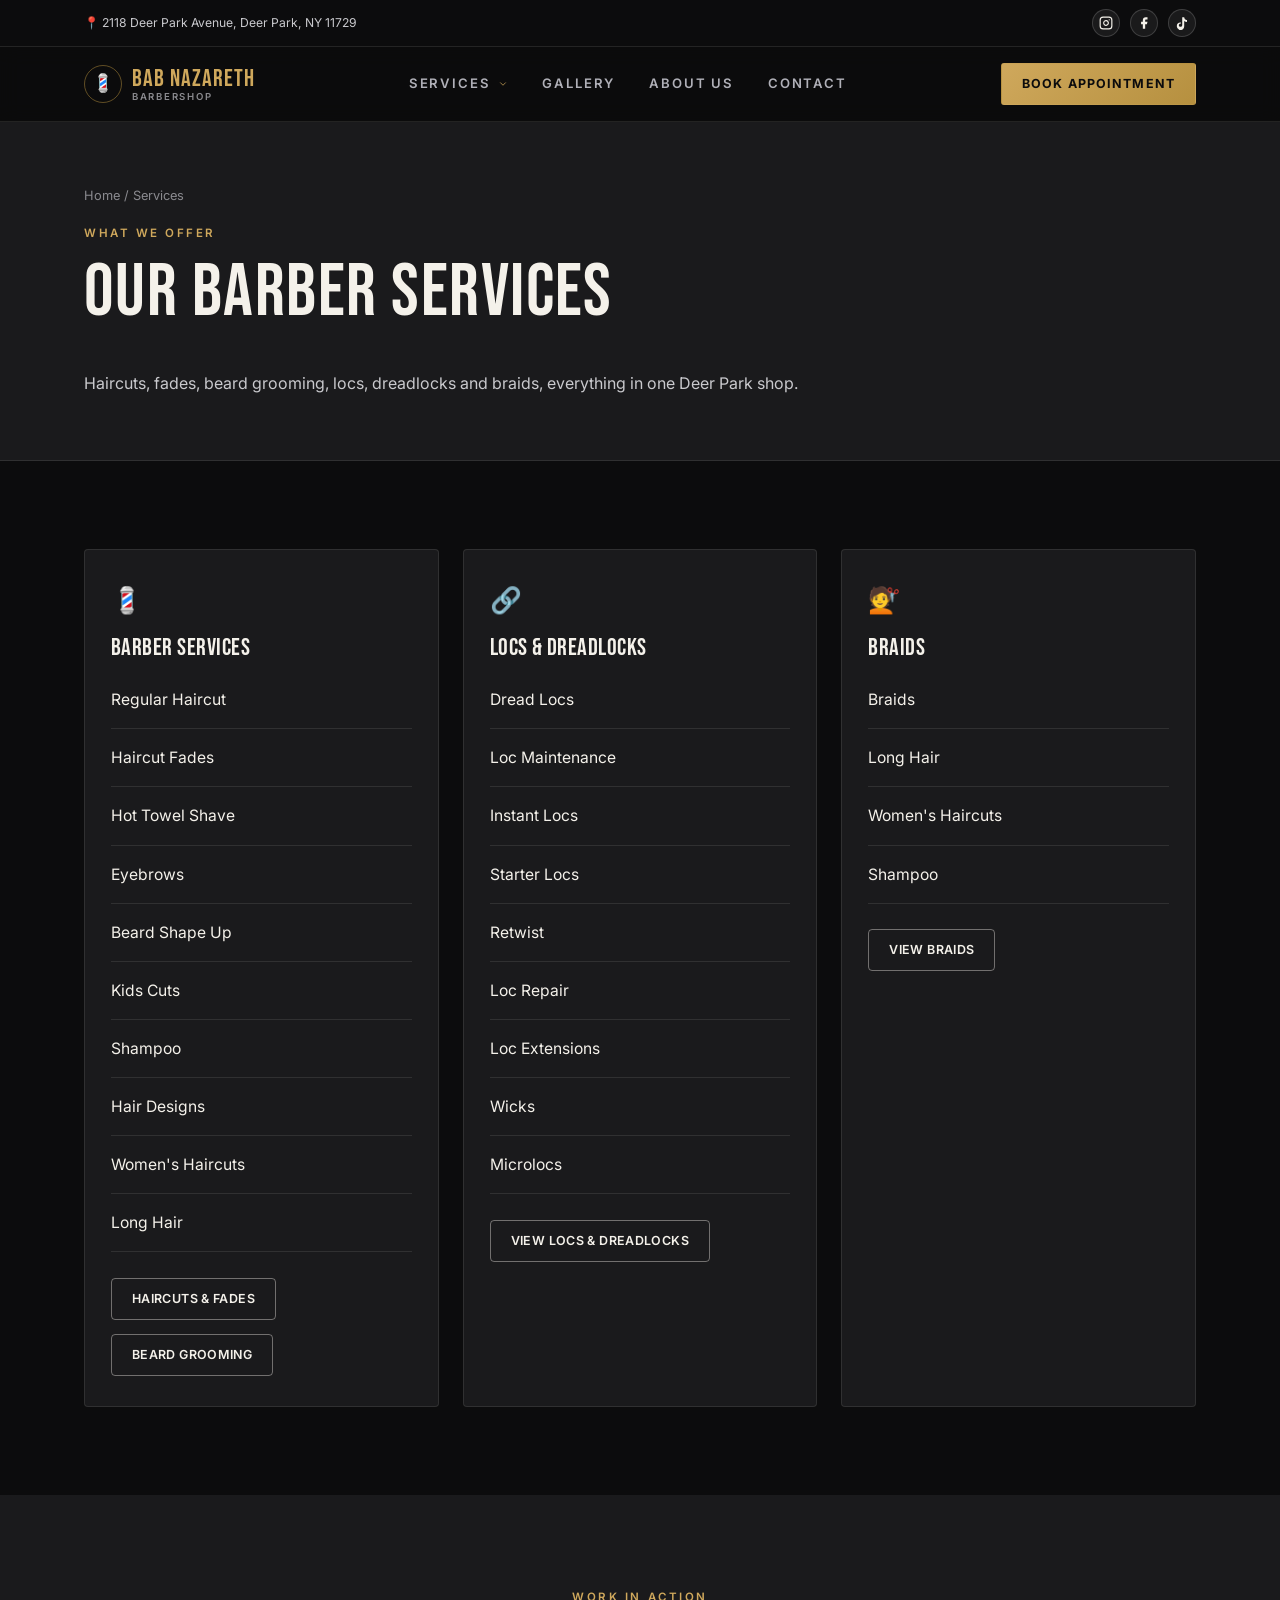
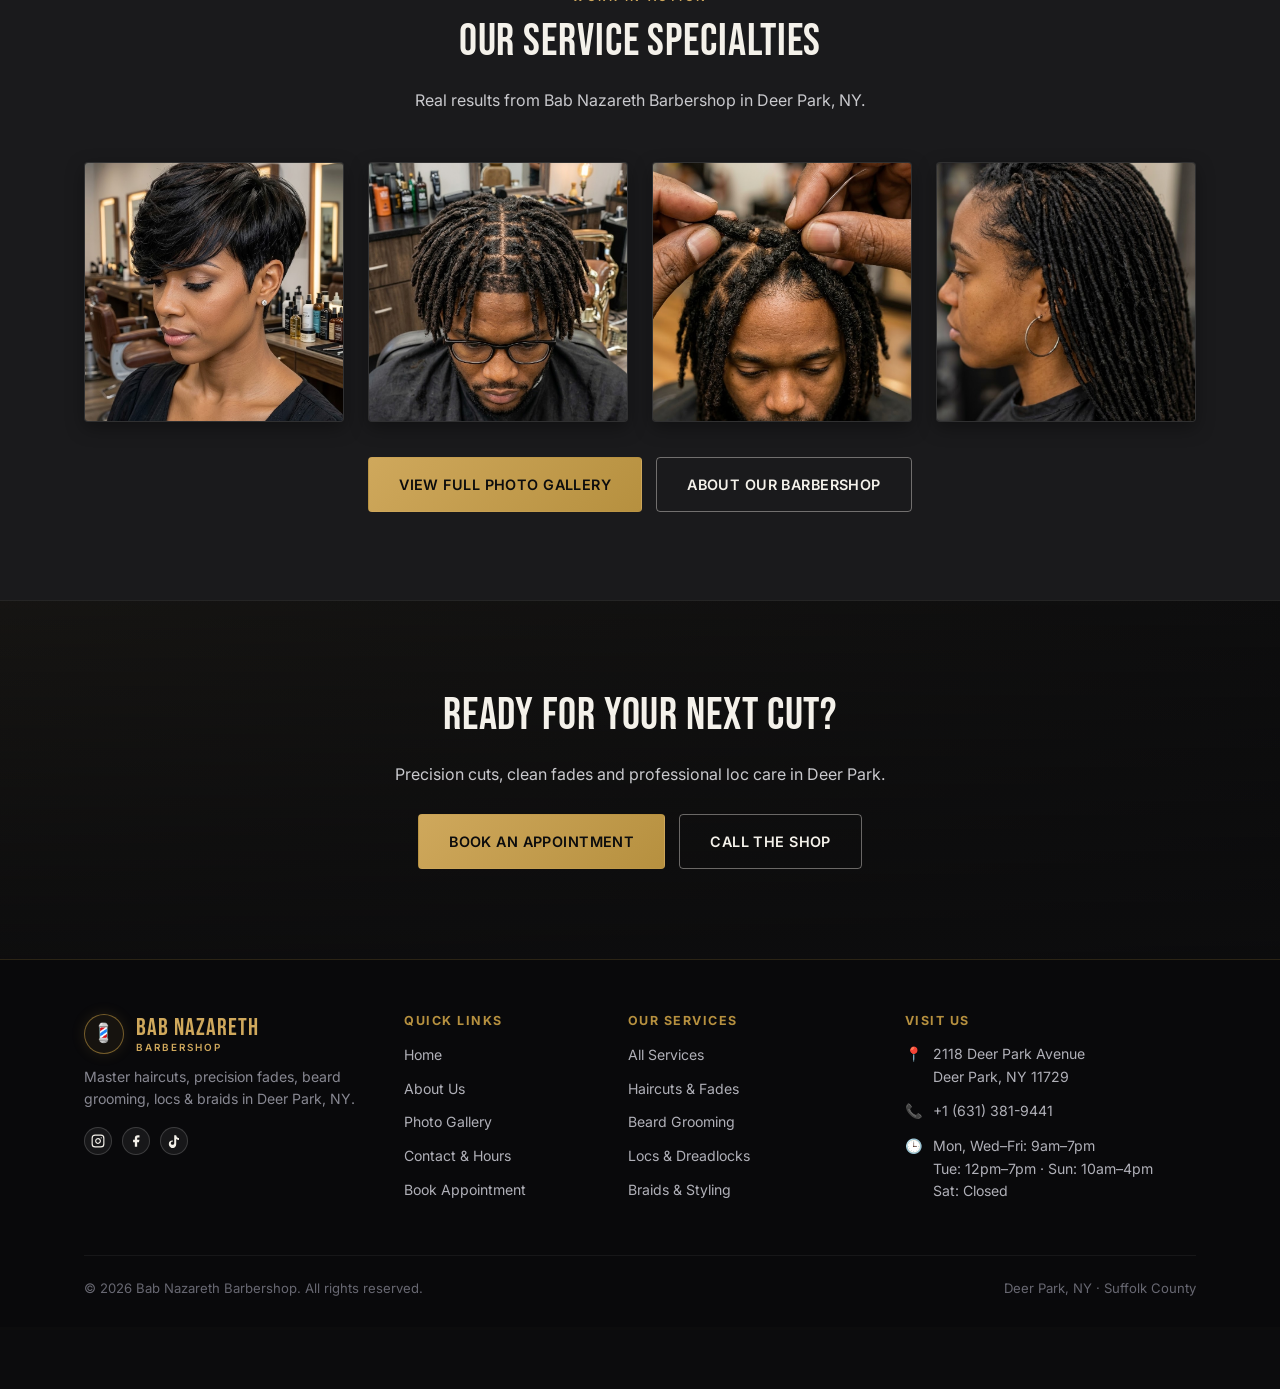
<file: services.html>
<!DOCTYPE html>
<html lang="en">
<head>
<meta charset="UTF-8">
<meta name="viewport" content="width=device-width, initial-scale=1.0">
<title>Barber Services in Deer Park, NY | Bab Nazareth Barbershop</title>
<meta name="description" content="Explore haircuts, fades, beard grooming, locs, dreadlocks and braids offered at Bab Nazareth Barbershop in Deer Park, NY.">
<link rel="canonical" href="https://www.YOURDOMAIN.com/services.html">
<link rel="stylesheet" href="https://fonts.googleapis.com/css2?family=Bebas+Neue&family=Inter:wght@400;500;600;700&display=swap">
<link rel="stylesheet" href="css/style.css?v=10">
</head>
<body>

<div class="top-bar">
  <div class="container top-bar-inner">
    <a class="top-bar-item" href="https://www.google.com/maps/dir/?api=1&destination=2118+Deer+Park+Avenue,+Deer+Park,+NY+11729" target="_blank" rel="noopener">📍 2118 Deer Park Avenue, Deer Park, NY 11729</a>
    <span class="social-icons notranslate" translate="no">
      <a href="https://www.instagram.com/bab_the_nazareth?utm_source=qr" target="_blank" rel="noopener noreferrer" class="social-btn" aria-label="Instagram">
        <svg viewBox="0 0 24 24" fill="none" stroke="currentColor" stroke-width="2" stroke-linecap="round" stroke-linejoin="round" aria-hidden="true"><rect x="2" y="2" width="20" height="20" rx="5" ry="5"></rect><path d="M16 11.37A4 4 0 1 1 12.63 8 4 4 0 0 1 16 11.37z"></path><line x1="17.5" y1="6.5" x2="17.51" y2="6.5"></line></svg>
      </a>
      <a href="https://www.facebook.com/share/1BDpSqHtU6/?mibextid=wwXIfr" target="_blank" rel="noopener noreferrer" class="social-btn" aria-label="Facebook">
        <svg viewBox="0 0 24 24" fill="currentColor" aria-hidden="true"><path d="M18 2h-3a5 5 0 0 0-5 5v3H7v4h3v8h4v-8h3l1-4h-4V7a1 1 0 0 1 1-1h3z"></path></svg>
      </a>
      <a href="#" class="social-btn" aria-label="TikTok">
        <svg viewBox="0 0 24 24" fill="currentColor" aria-hidden="true"><path d="M19.59 6.69a4.83 4.83 0 0 1-3.77-4.25V2h-3.45v13.67a2.89 2.89 0 0 1-5.2 1.74 2.89 2.89 0 0 1 2.31-4.64c.29 0 .58.04.85.12V11.4a6.37 6.37 0 0 0-.85-.06A6.34 6.34 0 0 0 3.1 17.68a6.34 6.34 0 0 0 10.82 4.47 6.27 6.27 0 0 0 1.87-4.48V8.71a8.16 8.16 0 0 0 4.8 1.52v-3.4c-.34 0-.68-.05-1-.14z"></path></svg>
      </a>
    </span>
  </div>
</div>

<header class="site-header">
  <nav class="nav">
    <a href="index.html" class="brand">
      <span class="brand-mark">💈</span>
      <span class="brand-text">BAB NAZARETH<span class="brand-sub">Barbershop</span></span>
    </a>
    <button class="nav-toggle" id="navToggle" aria-label="Open navigation menu">
      <span></span><span></span><span></span>
    </button>
    <ul class="nav-links">
      <li class="has-dropdown">
        <a href="services.html" class="dropdown-trigger">
          <span>Services</span>
          <svg class="dropdown-chevron" viewBox="0 0 24 24" fill="none" stroke="currentColor" stroke-width="2.2" stroke-linecap="round" stroke-linejoin="round" aria-hidden="true">
            <polyline points="6 9 12 15 18 9"></polyline>
          </svg>
        </a>
        <ul class="dropdown-menu">
          <li><a href="services.html">All Services</a></li>
          <li><a href="haircuts-fades.html">Haircuts &amp; Fades</a></li>
          <li><a href="beard-grooming.html">Beard Grooming</a></li>
          <li><a href="locs-dreadlocks.html">Locs &amp; Dreadlocks</a></li>
          <li><a href="braids.html">Braids</a></li>
        </ul>
      </li>
      <li><a href="gallery.html">Gallery</a></li>
      <li><a href="about.html">About Us</a></li>
      <li><a href="contact.html">Contact</a></li>
    </ul>
    <div class="nav-cta desktop-only">
      <a href="book-appointment.html" class="btn btn--gold btn--sm">Book Appointment</a>
    </div>
  </nav>
</header>

<!-- MOBILE NAVIGATION DRAWER (USER-REQUESTED FORMAT) -->
<div class="mobile-nav-drawer" id="mobileNavDrawer" aria-hidden="true">
  <div class="mobile-nav-inner">
    <!-- Top Bar: Logo left, Close button right -->
    <div class="mobile-nav-header">
      <a href="index.html" class="brand">
        <span class="brand-mark">💈</span>
        <span class="brand-text">BAB NAZARETH<span class="brand-sub">Barbershop</span></span>
      </a>
      <button type="button" class="mobile-nav-close" id="mobileNavClose" aria-label="Close navigation">
        <svg viewBox="0 0 24 24" fill="none" stroke="currentColor" stroke-width="2.2" stroke-linecap="round" stroke-linejoin="round" aria-hidden="true">
          <line x1="18" y1="6" x2="6" y2="18"></line>
          <line x1="6" y1="6" x2="18" y2="18"></line>
        </svg>
      </button>
    </div>

    <!-- Scrollable Body -->
    <div class="mobile-nav-body">
      <ul class="mobile-nav-list">
        <li class="mobile-nav-item">
          <details class="mobile-dropdown-details" open>
            <summary class="mobile-dropdown-summary">
              <span>Services</span>
              <svg class="mobile-chevron" viewBox="0 0 24 24" fill="none" stroke="currentColor" stroke-width="2.2" stroke-linecap="round" stroke-linejoin="round" aria-hidden="true">
                <polyline points="6 9 12 15 18 9"></polyline>
              </svg>
            </summary>
            <ul class="mobile-subnav">
              <li><a href="services.html">All Services</a></li>
              <li><a href="haircuts-fades.html">Haircuts &amp; Fades</a></li>
              <li><a href="beard-grooming.html">Beard Grooming</a></li>
              <li><a href="locs-dreadlocks.html">Locs &amp; Dreadlocks</a></li>
              <li><a href="braids.html">Braids</a></li>
            </ul>
          </details>
        </li>
        <li class="mobile-nav-item">
          <a href="gallery.html" class="mobile-nav-link">Gallery</a>
        </li>
        <li class="mobile-nav-item">
          <a href="about.html" class="mobile-nav-link">About Us</a>
        </li>
        <li class="mobile-nav-item">
          <a href="contact.html" class="mobile-nav-link">Contact</a>
        </li>
      </ul>

      <!-- Bottom Actions -->
      <div class="mobile-nav-bottom">
        <a href="book-appointment.html" class="btn btn--gold btn--full mobile-primary-cta">
          BOOK APPOINTMENT ✂️
        </a>
        <div class="mobile-bottom-row">
          <a href="tel:+16313819441" class="mobile-pill-btn">
            <span>📞</span> +1 (631) 381-9441
          </a>
          <a href="https://www.google.com/maps/dir/?api=1&destination=2118+Deer+Park+Avenue,+Deer+Park,+NY+11729" target="_blank" rel="noopener" class="mobile-pill-btn">
            <span>📍</span> Deer Park, NY
          </a>
        </div>
      </div>
    </div>
  </div>
</div>

<main>
  <section class="page-hero">
    <div class="container">
      <div class="breadcrumb"><a href="index.html">Home</a> / Services</div>
      <span class="eyebrow">What We Offer</span>
      <h1>Our Barber Services</h1>
      <p>Haircuts, fades, beard grooming, locs, dreadlocks and braids, everything in one Deer Park shop.</p>
    </div>
  </section>

  <section class="section">
    <div class="container">
      <div class="grid grid--3">

        <div class="card">
          <div class="card-icon">💈</div>
          <h3>Barber Services</h3>
          <ul class="service-list">
            <li>Regular Haircut</li>
            <li>Haircut Fades</li>
            <li>Hot Towel Shave</li>
            <li>Eyebrows</li>
            <li>Beard Shape Up</li>
            <li>Kids Cuts</li>
            <li>Shampoo</li>
            <li>Hair Designs</li>
            <li>Women's Haircuts</li>
            <li>Long Hair</li>
          </ul>
          <div class="cta-row">
            <a href="haircuts-fades.html" class="btn btn--outline btn--sm">Haircuts &amp; Fades</a>
            <a href="beard-grooming.html" class="btn btn--outline btn--sm">Beard Grooming</a>
          </div>
        </div>

        <div class="card">
          <div class="card-icon">🔗</div>
          <h3>Locs &amp; Dreadlocks</h3>
          <ul class="service-list">
            <li>Dread Locs</li>
            <li>Loc Maintenance</li>
            <li>Instant Locs</li>
            <li>Starter Locs</li>
            <li>Retwist</li>
            <li>Loc Repair</li>
            <li>Loc Extensions</li>
            <li>Wicks</li>
            <li>Microlocs</li>
          </ul>
          <div class="cta-row">
            <a href="locs-dreadlocks.html" class="btn btn--outline btn--sm">View Locs &amp; Dreadlocks</a>
          </div>
        </div>

        <div class="card">
          <div class="card-icon">💇</div>
          <h3>Braids</h3>
          <ul class="service-list">
            <li>Braids</li>
            <li>Long Hair</li>
            <li>Women's Haircuts</li>
            <li>Shampoo</li>
          </ul>
          <div class="cta-row">
            <a href="braids.html" class="btn btn--outline btn--sm">View Braids</a>
          </div>
        </div>

      </div>
    </div>
  </section>

  <!-- SPECIALTY SHOWCASE -->
  <section class="section section--charcoal">
    <div class="container">
      <div class="section-head">
        <span class="eyebrow">Work in Action</span>
        <h2>Our Service Specialties</h2>
        <p>Real results from Bab Nazareth Barbershop in Deer Park, NY.</p>
      </div>
      <div class="grid grid--4">
        <div class="gallery-item">
          <img src="images/women-pixie-haircut.jpg" alt="Women's Haircut and Pixie Styling" loading="lazy">
          <div class="gallery-overlay">
            <span class="gallery-tag">Women's Haircuts</span>
            <h4>Pixie Cut &amp; Texture</h4>
          </div>
        </div>
        <div class="gallery-item">
          <img src="images/service-loc-retwist-grid.jpg" alt="Loc Retwist Maintenance" loading="lazy">
          <div class="gallery-overlay">
            <span class="gallery-tag">Locs &amp; Retwist</span>
            <h4>Square Grid Retwist</h4>
          </div>
        </div>
        <div class="gallery-item">
          <img src="images/service-loc-repair-crochet.jpg" alt="Interlocking and Loc Repair" loading="lazy">
          <div class="gallery-overlay">
            <span class="gallery-tag">Loc Restoration</span>
            <h4>Interlocking &amp; Repair</h4>
          </div>
        </div>
        <div class="gallery-item">
          <img src="images/gallery-long-loc-twists.jpg" alt="Braids and Long Protective Twists" loading="lazy">
          <div class="gallery-overlay">
            <span class="gallery-tag">Braids &amp; Long Hair</span>
            <h4>Long Protective Twists</h4>
          </div>
        </div>
      </div>
      <div class="cta-row" style="justify-content:center; margin-top:35px;">
        <a href="gallery.html" class="btn btn--gold">View Full Photo Gallery</a>
        <a href="about.html" class="btn btn--outline">About Our Barbershop</a>
      </div>
    </div>
  </section>

  <section class="final-cta">
    <div class="container">
      <h2>Ready for Your Next Cut?</h2>
      <p>Precision cuts, clean fades and professional loc care in Deer Park.</p>
      <div class="cta-row" style="justify-content:center;">
        <a href="book-appointment.html" class="btn btn--gold">Book an Appointment</a>
        <a href="tel:+16313819441" class="btn btn--outline">Call the Shop</a>
      </div>
    </div>
  </section>
</main>

<footer class="site-footer">
  <div class="container">
    <div class="footer-simple-top">
      <!-- 1. BRAND & SOCIAL -->
      <div class="footer-simple-brand">
        <a href="index.html" class="brand">
          <span class="brand-mark">💈</span>
          <span class="brand-text">BAB NAZARETH<span class="brand-sub">Barbershop</span></span>
        </a>
        <p class="footer-simple-tagline">Master haircuts, precision fades, beard grooming, locs &amp; braids in Deer Park, NY.</p>
        <div class="social-icons notranslate" translate="no">
          <a href="https://www.instagram.com/bab_the_nazareth?utm_source=qr" target="_blank" rel="noopener noreferrer" class="social-btn" aria-label="Instagram">
            <svg viewBox="0 0 24 24" fill="none" stroke="currentColor" stroke-width="2" stroke-linecap="round" stroke-linejoin="round" aria-hidden="true"><rect x="2" y="2" width="20" height="20" rx="5" ry="5"></rect><path d="M16 11.37A4 4 0 1 1 12.63 8 4 4 0 0 1 16 11.37z"></path><line x1="17.5" y1="6.5" x2="17.51" y2="6.5"></line></svg>
          </a>
          <a href="https://www.facebook.com/share/1BDpSqHtU6/?mibextid=wwXIfr" target="_blank" rel="noopener noreferrer" class="social-btn" aria-label="Facebook">
            <svg viewBox="0 0 24 24" fill="currentColor" aria-hidden="true"><path d="M18 2h-3a5 5 0 0 0-5 5v3H7v4h3v8h4v-8h3l1-4h-4V7a1 1 0 0 1 1-1h3z"></path></svg>
          </a>
          <a href="#" class="social-btn" aria-label="TikTok">
            <svg viewBox="0 0 24 24" fill="currentColor" aria-hidden="true"><path d="M19.59 6.69a4.83 4.83 0 0 1-3.77-4.25V2h-3.45v13.67a2.89 2.89 0 0 1-5.2 1.74 2.89 2.89 0 0 1 2.31-4.64c.29 0 .58.04.85.12V11.4a6.37 6.37 0 0 0-.85-.06A6.34 6.34 0 0 0 3.1 17.68a6.34 6.34 0 0 0 10.82 4.47 6.27 6.27 0 0 0 1.87-4.48V8.71a8.16 8.16 0 0 0 4.8 1.52v-3.4c-.34 0-.68-.05-1-.14z"></path></svg>
          </a>
        </div>
      </div>

      <!-- 2. QUICK NAVIGATION -->
      <div>
        <h4 class="footer-simple-title">Quick Links</h4>
        <ul class="footer-simple-links">
          <li><a href="index.html">Home</a></li>
          <li><a href="about.html">About Us</a></li>
          <li><a href="gallery.html">Photo Gallery</a></li>
          <li><a href="contact.html">Contact &amp; Hours</a></li>
          <li><a href="book-appointment.html">Book Appointment</a></li>
        </ul>
      </div>

      <!-- 3. OUR SERVICES -->
      <div>
        <h4 class="footer-simple-title">Our Services</h4>
        <ul class="footer-simple-links">
          <li><a href="services.html">All Services</a></li>
          <li><a href="haircuts-fades.html">Haircuts &amp; Fades</a></li>
          <li><a href="beard-grooming.html">Beard Grooming</a></li>
          <li><a href="locs-dreadlocks.html">Locs &amp; Dreadlocks</a></li>
          <li><a href="braids.html">Braids &amp; Styling</a></li>
        </ul>
      </div>

      <!-- 4. VISIT & CONTACT -->
      <div class="footer-simple-info">
        <h4 class="footer-simple-title">Visit Us</h4>
        <div class="fsi-item"><span>📍</span> <a href="https://www.google.com/maps/dir/?api=1&destination=2118+Deer+Park+Avenue,+Deer+Park,+NY+11729" target="_blank" rel="noopener">2118 Deer Park Avenue<br>Deer Park, NY 11729</a></div>
        <div class="fsi-item"><span>📞</span> <a href="tel:+16313819441">+1 (631) 381-9441</a></div>
        <div class="fsi-item"><span>🕒</span> <span>Mon, Wed–Fri: 9am–7pm<br>Tue: 12pm–7pm · Sun: 10am–4pm<br>Sat: Closed</span></div>
      </div>
    </div>

    <!-- BOTTOM STRIP -->
    <div class="footer-simple-bottom">
      <span>&copy; 2026 Bab Nazareth Barbershop. All rights reserved.</span>
      <span>Deer Park, NY &middot; Suffolk County</span>
    </div>
  </div>
</footer>

<script src="js/main.js?v=10"></script>
</body>
</html>
</file>
<file: css/style.css>
/* ==========================================================================
   Bab Nazareth Barbershop — Design System
   Premium urban barbershop: deep black, anthracite, off-white, bronze/gold.
   ========================================================================== */

:root {
  --black: #0c0c0d;
  --charcoal: #1a1a1c;
  --charcoal-2: #232326;
  --off-white: #f4f1ea;
  --white: #ffffff;
  --gold: #b6903f;
  --gold-soft: #cfa85c;
  --gray: #8a8a8f;
  --gray-light: #c9c9cd;
  --line: rgba(244, 241, 234, 0.1);
  --line-dark: rgba(12, 12, 13, 0.1);

  --font-display: "Bebas Neue", "Oswald", sans-serif;
  --font-body: "Inter", -apple-system, BlinkMacSystemFont, "Segoe UI", sans-serif;

  --radius: 4px;
  --container: 1160px;
  --sticky-cta-height: 62px;
}

* { box-sizing: border-box; }
html { scroll-behavior: smooth; }

body {
  margin: 0;
  font-family: var(--font-body);
  background: var(--black);
  color: var(--off-white);
  line-height: 1.6;
  -webkit-font-smoothing: antialiased;
  padding-bottom: var(--sticky-cta-height);
}

img { max-width: 100%; display: block; }
a { color: inherit; text-decoration: none; }

h1, h2, h3, h4 {
  font-family: var(--font-display);
  letter-spacing: 0.02em;
  font-weight: 400;
  line-height: 1.1;
  margin: 0 0 0.5em;
}

h1 { font-size: clamp(2.6rem, 6vw, 4.6rem); }
h2 { font-size: clamp(1.9rem, 4vw, 2.8rem); }
h3 { font-size: clamp(1.2rem, 2.4vw, 1.5rem); }

p { margin: 0 0 1em; color: var(--gray-light); }

.eyebrow {
  display: inline-block;
  font-family: var(--font-body);
  font-size: 0.72rem;
  letter-spacing: 0.22em;
  text-transform: uppercase;
  color: var(--gold-soft);
  font-weight: 600;
  margin-bottom: 0.9em;
}

.container {
  width: 100%;
  max-width: var(--container);
  margin: 0 auto;
  padding: 0 24px;
}

.section {
  padding: 88px 0;
}
.section--tight { padding: 56px 0; }
.section--light {
  background: var(--off-white);
  color: var(--black);
}
.section--light p { color: #4a4a4a; }
.section--light h1, .section--light h2, .section--light h3 { color: var(--black); }
.section--charcoal { background: var(--charcoal); }
.section--alt { background: var(--charcoal-2); }

.center { text-align: center; }
.section-head { max-width: 680px; margin: 0 auto 3rem; text-align: center; }

/* ---------- Buttons ---------- */
.btn {
  display: inline-flex;
  align-items: center;
  justify-content: center;
  gap: 0.5em;
  padding: 15px 30px;
  border-radius: var(--radius);
  font-family: var(--font-body);
  font-weight: 600;
  font-size: 0.9rem;
  letter-spacing: 0.03em;
  text-transform: uppercase;
  border: 1px solid transparent;
  cursor: pointer;
  transition: all 0.2s ease;
  white-space: nowrap;
}
.btn--gold {
  background: linear-gradient(135deg, var(--gold-soft), var(--gold));
  color: var(--black);
}
.btn--gold:hover { filter: brightness(1.08); transform: translateY(-1px); }
.btn--outline {
  background: transparent;
  border-color: rgba(244, 241, 234, 0.4);
  color: var(--off-white);
}
.btn--outline:hover { border-color: var(--gold-soft); color: var(--gold-soft); }
.btn--outline-dark {
  background: transparent;
  border-color: rgba(12, 12, 13, 0.3);
  color: var(--black);
}
.btn--outline-dark:hover { border-color: var(--gold); color: var(--gold); }
.btn--block { width: 100%; }
.btn--sm { padding: 10px 20px; font-size: 0.78rem; }

.cta-row {
  display: flex;
  flex-wrap: wrap;
  gap: 14px;
  margin-top: 1.6em;
}
.section-head .cta-row { justify-content: center; }

/* ---------- Header / Nav ---------- */
/* ---------- Top utility bar ---------- */
.top-bar {
  background: var(--black);
  border-bottom: 1px solid var(--line);
  font-size: 0.76rem;
  color: var(--gray-light);
}
.top-bar-inner {
  display: flex;
  align-items: center;
  justify-content: space-between;
  gap: 20px;
  padding: 9px 24px;
  flex-wrap: wrap;
}
.top-bar-item { display: inline-flex; align-items: center; gap: 6px; white-space: nowrap; }
.top-bar-item:hover { color: var(--gold-soft); }
.top-bar-center { color: var(--gold-soft); font-weight: 600; letter-spacing: 0.03em; }
.top-bar-right { display: flex; align-items: center; gap: 18px; flex-wrap: wrap; }
.social-icons { display: flex; align-items: center; gap: 10px; }
.social-btn {
  width: 28px;
  height: 28px;
  border-radius: 50%;
  background: rgba(255, 255, 255, 0.06);
  border: 1px solid rgba(255, 255, 255, 0.16);
  color: var(--off-white);
  display: inline-flex;
  align-items: center;
  justify-content: center;
  transition: all 0.2s ease;
  flex-shrink: 0;
  text-decoration: none;
}
.social-btn svg {
  display: block;
  width: 14px;
  height: 14px;
  transition: transform 0.2s ease;
}
.social-btn:hover {
  border-color: var(--gold);
  background: rgba(207, 168, 92, 0.2);
  color: var(--gold);
  transform: translateY(-2px);
}
.social-btn:hover svg {
  transform: scale(1.12);
}
@media (max-width: 800px) {
  .top-bar-inner { justify-content: center; text-align: center; }
  .top-bar-center { order: -1; width: 100%; justify-content: center; }
}

.site-header {
  position: sticky;
  top: 0;
  z-index: 100;
  background: rgba(12, 12, 13, 0.92);
  backdrop-filter: blur(10px);
  border-bottom: 1px solid var(--line);
}
.nav {
  display: flex;
  align-items: center;
  justify-content: space-between;
  flex-wrap: wrap;
  row-gap: 12px;
  padding: 16px 24px;
  max-width: var(--container);
  margin: 0 auto;
}
.brand {
  display: inline-flex;
  align-items: center;
  gap: 10px;
  font-family: var(--font-display);
  font-size: 1.5rem;
  letter-spacing: 0.04em;
  color: var(--off-white);
  white-space: nowrap;
  flex-shrink: 0;
}
.brand span { color: var(--gold-soft); }
.brand-mark {
  width: 38px;
  height: 38px;
  border-radius: 50%;
  border: 1px solid rgba(182,144,63,0.5);
  display: inline-flex;
  align-items: center;
  justify-content: center;
  font-size: 1.1rem;
  flex-shrink: 0;
}
.brand-text { display: flex; flex-direction: column; line-height: 1.05; }
.brand-text .brand-sub {
  font-family: var(--font-body);
  font-size: 0.6rem;
  letter-spacing: 0.18em;
  color: var(--gray);
  font-weight: 600;
  text-transform: uppercase;
}

/* ---------- Barbershop Editorial Navigation ---------- */
.nav-links {
  display: flex;
  align-items: center;
  gap: 34px;
  list-style: none;
  margin: 0;
  padding: 0;
}
.nav-links > li {
  position: relative;
}
.nav-links > li > a {
  position: relative;
  display: inline-flex;
  align-items: center;
  gap: 6px;
  padding: 10px 0;
  font-size: 0.82rem;
  font-weight: 600;
  letter-spacing: 0.14em;
  text-transform: uppercase;
  color: #b0b0b8;
  text-decoration: none;
  white-space: nowrap;
  transition: color 0.2s ease;
}
.nav-links > li > a::after {
  content: "";
  position: absolute;
  bottom: 0;
  left: 0;
  width: 100%;
  height: 2px;
  background: var(--gold);
  transform: scaleX(0);
  transform-origin: center;
  transition: transform 0.24s cubic-bezier(0.16, 1, 0.3, 1);
}
.nav-links > li > a:hover {
  color: #ffffff;
}
.nav-links > li > a:hover::after,
.nav-links > li.has-dropdown:hover > a::after,
.nav-links > li > a.is-active::after {
  transform: scaleX(1);
}
.nav-links > li.has-dropdown:hover > a,
.nav-links > li > a.is-active {
  color: var(--gold);
}

/* ---------- Dropdown ---------- */
.has-dropdown { position: relative; }
.dropdown-chevron {
  width: 10px;
  height: 10px;
  stroke-width: 2.4;
  transition: transform 0.22s ease, stroke 0.2s;
  color: var(--gold-soft);
  display: inline-block;
  margin-left: 2px;
  opacity: 0.75;
}
.has-dropdown:hover .dropdown-chevron {
  transform: rotate(180deg);
  opacity: 1;
  color: var(--gold);
}
.dropdown-caret {
  font-size: 0.65em;
  margin-left: 4px;
  color: var(--gold-soft);
  transition: transform 0.22s ease;
  display: inline-block;
}
.has-dropdown:hover .dropdown-caret { transform: rotate(180deg); }

.dropdown-menu {
  position: absolute;
  top: 100%;
  left: 0;
  min-width: 220px;
  background: #0f0f11;
  border: 1px solid rgba(182, 144, 63, 0.35);
  border-top: 2px solid var(--gold);
  border-radius: 2px;
  padding: 6px 0;
  display: flex;
  flex-direction: column;
  gap: 0;
  list-style: none;
  margin: 0;
  z-index: 200;
  box-shadow: 0 16px 36px rgba(0, 0, 0, 0.75);
  opacity: 0;
  visibility: hidden;
  pointer-events: none;
  transform: translateY(6px);
  transition: opacity 0.2s ease, transform 0.2s ease, visibility 0.2s;
}
.dropdown-menu::before {
  content: "";
  position: absolute;
  top: -12px;
  left: 0;
  right: 0;
  height: 12px;
}
.has-dropdown:hover .dropdown-menu,
.has-dropdown:focus-within .dropdown-menu {
  opacity: 1;
  visibility: visible;
  transform: translateY(0);
  pointer-events: auto;
}
.dropdown-menu a {
  display: block;
  padding: 10px 20px;
  font-size: 0.8rem;
  font-weight: 600;
  text-transform: uppercase;
  letter-spacing: 0.1em;
  color: #b0b0b8;
  white-space: nowrap;
  text-decoration: none;
  border-left: 3px solid transparent;
  transition: all 0.18s ease;
}
.dropdown-menu a .dd-dot {
  display: none;
}
.dropdown-menu a:hover {
  background: rgba(182, 144, 63, 0.08);
  color: var(--gold);
  border-left-color: var(--gold);
  padding-left: 24px;
}

.nav-cta { display: flex; gap: 12px; align-items: center; flex-shrink: 0; white-space: nowrap; }
.nav-cta .btn {
  letter-spacing: 0.09em;
  font-weight: 700;
  border-radius: 3px;
}
.nav-phone {
  font-size: 0.86rem;
  color: var(--gray-light);
  display: none;
}

/* ---------- Hamburger Toggle Button ---------- */
.nav-toggle {
  display: none;
  flex-direction: column;
  justify-content: center;
  align-items: center;
  gap: 5px;
  width: 42px;
  height: 42px;
  background: rgba(255, 255, 255, 0.04);
  border: 1px solid rgba(182, 144, 63, 0.45);
  border-radius: 6px;
  cursor: pointer;
  padding: 0;
  outline: none !important;
  -webkit-tap-highlight-color: transparent;
  transition: all 0.2s ease;
  z-index: 100;
}
.nav-toggle:focus,
.nav-toggle:focus-visible,
.nav-toggle:active {
  outline: none !important;
  box-shadow: none !important;
  border-color: var(--gold);
}
.nav-toggle span {
  display: block;
  width: 20px;
  height: 2px;
  background: var(--off-white);
  border-radius: 2px;
  transition: transform 0.25s ease, opacity 0.25s ease;
}

/* ---------- Fullscreen Mobile Drawer (User-Requested Format) ---------- */
.mobile-nav-drawer {
  position: fixed;
  inset: 0;
  width: 100vw;
  height: 100vh;
  height: 100dvh;
  background: #09090b;
  z-index: 999999;
  display: none;
  opacity: 0;
  visibility: hidden;
  pointer-events: none;
  transform: translateY(-10px);
  transition: opacity 0.25s ease, transform 0.25s ease, visibility 0.25s ease;
}

.mobile-nav-drawer.is-open {
  display: block;
  opacity: 1;
  visibility: visible;
  pointer-events: auto;
  transform: translateY(0);
}

.mobile-nav-inner {
  display: flex;
  flex-direction: column;
  height: 100%;
  max-width: 540px;
  margin: 0 auto;
  background: #09090b;
}

/* Top bar inside drawer: Logo left, Close button right */
.mobile-nav-header {
  display: flex;
  align-items: center;
  justify-content: space-between;
  padding: 16px 20px;
  border-bottom: 1px solid rgba(255, 255, 255, 0.08);
  background: #0c0c0e;
  flex-shrink: 0;
}

.mobile-nav-close {
  width: 40px;
  height: 40px;
  display: flex;
  align-items: center;
  justify-content: center;
  background: rgba(255, 255, 255, 0.05);
  border: 1px solid rgba(255, 255, 255, 0.12);
  border-radius: 8px;
  color: var(--off-white);
  cursor: pointer;
  outline: none !important;
  -webkit-tap-highlight-color: transparent;
  transition: all 0.2s ease;
}

.mobile-nav-close:hover,
.mobile-nav-close:active {
  color: var(--gold);
  border-color: var(--gold);
  background: rgba(182, 144, 63, 0.12);
}

.mobile-nav-close svg {
  width: 22px;
  height: 22px;
}

/* Scrollable Drawer Body */
.mobile-nav-body {
  flex: 1;
  overflow-y: auto;
  -webkit-overflow-scrolling: touch;
  display: flex;
  flex-direction: column;
  justify-content: space-between;
  padding: 20px 20px 32px;
}

.mobile-nav-list {
  list-style: none;
  margin: 0;
  padding: 0;
  display: flex;
  flex-direction: column;
  gap: 2px;
}

.mobile-nav-item {
  width: 100%;
}

.mobile-dropdown-details {
  width: 100%;
}

.mobile-dropdown-summary {
  list-style: none !important;
  display: flex !important;
  align-items: center !important;
  justify-content: space-between !important;
  width: 100% !important;
  padding: 16px 4px !important;
  font-family: var(--font-display) !important;
  font-size: 1.35rem !important;
  letter-spacing: 0.06em !important;
  color: var(--off-white) !important;
  border-bottom: 1px solid rgba(255, 255, 255, 0.07) !important;
  cursor: pointer !important;
  outline: none !important;
  -webkit-tap-highlight-color: transparent !important;
  user-select: none;
  transition: color 0.2s ease;
}

.mobile-dropdown-summary::-webkit-details-marker,
.mobile-dropdown-summary::marker {
  display: none !important;
}

.mobile-dropdown-summary:hover,
.mobile-dropdown-summary:active,
.mobile-nav-link:hover,
.mobile-nav-link:active {
  color: var(--gold) !important;
}

.mobile-nav-link {
  width: 100%;
  display: flex;
  align-items: center;
  justify-content: space-between;
  padding: 16px 4px;
  font-family: var(--font-display);
  font-size: 1.35rem;
  letter-spacing: 0.06em;
  color: var(--off-white);
  text-decoration: none;
  border-bottom: 1px solid rgba(255, 255, 255, 0.07);
  transition: color 0.2s ease;
}

.mobile-chevron {
  width: 20px;
  height: 20px;
  transition: transform 0.25s ease;
  color: var(--gold);
  pointer-events: none;
}

details[open] > .mobile-dropdown-summary .mobile-chevron {
  transform: rotate(0deg) !important;
}

details:not([open]) > .mobile-dropdown-summary .mobile-chevron {
  transform: rotate(-90deg) !important;
}

.mobile-subnav {
  list-style: none;
  margin: 8px 0 12px 6px;
  padding: 4px 0 4px 14px;
  border-left: 2px solid var(--gold);
  display: flex;
  flex-direction: column;
  gap: 4px;
}

.mobile-subnav a {
  display: block;
  padding: 9px 8px;
  font-size: 0.95rem;
  font-family: var(--font-body);
  font-weight: 500;
  color: #b8b8c2;
  text-decoration: none;
  transition: color 0.2s ease, transform 0.2s ease;
}

.mobile-subnav a:hover,
.mobile-subnav a:active {
  color: var(--gold);
  transform: translateX(4px);
}

/* Bottom elements inside drawer: Big CTA button + 2 Pill buttons */
.mobile-nav-bottom {
  margin-top: 32px;
  padding-top: 22px;
  border-top: 1px solid rgba(255, 255, 255, 0.08);
  display: flex;
  flex-direction: column;
  gap: 12px;
}

.mobile-primary-cta {
  width: 100%;
  display: flex;
  align-items: center;
  justify-content: center;
  gap: 8px;
  padding: 16px 20px;
  font-size: 0.96rem;
  font-weight: 700;
  letter-spacing: 0.08em;
  text-align: center;
  border-radius: 6px;
  box-shadow: 0 8px 24px rgba(182, 144, 63, 0.25);
  text-decoration: none;
}

.mobile-bottom-row {
  display: grid;
  grid-template-columns: 1fr 1fr;
  gap: 10px;
}

.mobile-pill-btn {
  display: flex;
  align-items: center;
  justify-content: center;
  gap: 6px;
  padding: 12px 8px;
  background: rgba(255, 255, 255, 0.04);
  border: 1px solid rgba(255, 255, 255, 0.1);
  border-radius: 8px;
  color: var(--off-white);
  font-size: 0.8rem;
  font-weight: 600;
  text-decoration: none;
  text-align: center;
  white-space: nowrap;
  outline: none;
  -webkit-tap-highlight-color: transparent;
  transition: all 0.2s ease;
}

.mobile-pill-btn:hover,
.mobile-pill-btn:active {
  background: rgba(182, 144, 63, 0.12);
  border-color: var(--gold);
  color: var(--gold);
}

@media (max-width: 960px) {
  .nav-toggle {
    display: flex !important;
  }
  .nav-links,
  .nav-cta.desktop-only {
    display: none !important;
  }
}
@media (min-width: 961px) {
  .mobile-nav-drawer {
    display: none !important;
  }
  .nav-phone {
    display: inline;
  }
}

/* ---------- Hero ---------- */
.hero {
  position: relative;
  padding: 100px 0 80px;
  background:
    linear-gradient(180deg, rgba(12,12,13,0.55) 0%, rgba(12,12,13,0.92) 100%),
    linear-gradient(120deg, #1c1a16 0%, #0c0c0d 60%);
  overflow: hidden;
  border-bottom: 1px solid var(--line);
}
.hero h1 { font-size: clamp(2.6rem, 5.5vw, 4.2rem); }
.hero-grid {
  display: grid;
  grid-template-columns: 1fr 1fr;
  gap: 40px;
  align-items: center;
}
.hero .hero-media {
  max-width: 530px;
  width: 100%;
  margin-left: auto;
  aspect-ratio: 4/4.5;
  box-shadow: 0 20px 50px rgba(0, 0, 0, 0.6);
  transform: translateY(-65px);
}

.hero-trust {
  display: inline-flex;
  align-items: center;
  gap: 16px;
  flex-wrap: wrap;
  margin-top: 24px;
}
.avatar-stack {
  display: inline-flex;
  align-items: center;
}
.avatar-circle {
  width: 38px;
  height: 38px;
  border-radius: 50%;
  border: 2px solid #ffffff;
  object-fit: cover;
  display: block;
  margin-left: -10px;
  box-shadow: 0 2px 8px rgba(0, 0, 0, 0.5);
  background: var(--charcoal-2);
  transition: transform 0.2s ease;
}
.avatar-circle:hover {
  transform: translateY(-2px) scale(1.08);
  z-index: 2;
}
.avatar-stack .avatar-circle:first-child {
  margin-left: 0;
}
.rating-block {
  display: inline-flex;
  align-items: center;
  gap: 10px;
}
.stars {
  color: #e5a93c;
  letter-spacing: 2px;
  font-size: 1rem;
  line-height: 1;
}
.rating-text {
  display: inline-flex;
  align-items: baseline;
  gap: 5px;
  font-size: 0.95rem;
  line-height: 1;
}
.rating-score {
  font-weight: 700;
  color: #ffffff;
  font-size: 0.95rem;
}
.rating-count {
  color: var(--gray-light);
  font-weight: 400;
  font-size: 0.9rem;
}
@media (max-width: 900px) {
  .hero .hero-media { max-width: 420px; margin: 12px auto 0; transform: none; }
}
@media (max-width: 900px) {
  .hero-grid { grid-template-columns: 1fr; }
}

/* ---------- Balanced About Section (Compact & Borderless) ---------- */
.about-hero-grid {
  display: grid;
  grid-template-columns: 410px 1fr;
  gap: 48px;
  align-items: center;
}
.about-photo-card {
  width: 100%;
  max-width: 410px;
  aspect-ratio: 4 / 5;
  border-radius: var(--radius);
  overflow: hidden;
  border: none !important;
  outline: none !important;
  box-shadow: none !important;
  background: transparent;
}
.about-photo-card img {
  width: 100%;
  height: 100%;
  object-fit: cover;
  display: block;
  border: none !important;
}
@media (max-width: 920px) {
  .about-hero-grid {
    grid-template-columns: 1fr;
    gap: 32px;
  }
  .about-photo-card {
    max-width: 380px;
    margin: 0 auto;
  }
}
.hero-meta {
  display: flex;
  flex-wrap: wrap;
  gap: 20px;
  margin-top: 1.8em;
  font-size: 0.86rem;
  color: var(--gray-light);
}
.hero-meta span { display: inline-flex; align-items: center; gap: 8px; }
.hero-media {
  aspect-ratio: 4/5;
  border-radius: var(--radius);
  overflow: hidden;
  background: var(--black);
}
.hero-media img {
  width: 100%;
  height: 100%;
  object-fit: cover;
  object-position: center;
  display: block;
}
.hero .hero-media img {
  object-fit: cover;
  object-position: 72% top;
}

/* Photo placeholder blocks (no stock imagery invented) */
.photo-placeholder {
  position: relative;
  width: 100%;
  height: 100%;
  min-height: 220px;
  display: flex;
  align-items: center;
  justify-content: center;
  text-align: center;
  background:
    repeating-linear-gradient(135deg, rgba(182,144,63,0.10) 0 2px, transparent 2px 22px),
    linear-gradient(145deg, #232326 0%, #141416 100%);
  border: 1px solid var(--line);
  border-radius: var(--radius);
  color: var(--gray);
  padding: 24px;
}
.photo-placeholder .ph-icon { font-size: 1.8rem; margin-bottom: 10px; color: var(--gold-soft); }
.photo-placeholder .ph-label {
  font-size: 0.74rem;
  letter-spacing: 0.03em;
  color: var(--gray);
  text-transform: uppercase;
}
.photo-placeholder.light {
  background:
    repeating-linear-gradient(135deg, rgba(182,144,63,0.12) 0 2px, transparent 2px 22px),
    linear-gradient(145deg, #efece4 0%, #e4e0d5 100%);
  border-color: var(--line-dark);
  color: #7a7a72;
}
.photo-placeholder.light .ph-label { color: #7a7a72; }

/* ---------- Trust bar ---------- */
.trust-bar {
  border-bottom: 1px solid var(--line);
  background: var(--charcoal);
}
.trust-list {
  display: flex;
  flex-wrap: wrap;
  justify-content: center;
  gap: 12px 40px;
  padding: 22px 0;
  list-style: none;
  margin: 0;
}
.trust-list li {
  font-size: 0.8rem;
  text-transform: uppercase;
  letter-spacing: 0.06em;
  color: var(--gray-light);
  display: flex;
  align-items: center;
  gap: 8px;
}
.trust-list li::before { content: "—"; color: var(--gold-soft); }

/* ---------- Cards / Grids ---------- */
.grid {
  display: grid;
  gap: 24px;
}
.grid--2 { grid-template-columns: repeat(2, 1fr); }
.grid--3 { grid-template-columns: repeat(3, 1fr); }
.grid--4 { grid-template-columns: repeat(4, 1fr); }
@media (max-width: 900px) {
  .grid--3, .grid--4 { grid-template-columns: repeat(2, 1fr); }
}
@media (max-width: 600px) {
  .grid--2, .grid--3, .grid--4 { grid-template-columns: 1fr; }
}

.card {
  background: var(--charcoal);
  border: 1px solid var(--line);
  border-radius: var(--radius);
  padding: 30px 26px;
  transition: border-color 0.2s ease, transform 0.2s ease;
}
.card:hover { border-color: rgba(182,144,63,0.4); transform: translateY(-3px); }
.card .card-icon {
  font-size: 1.6rem;
  color: var(--gold-soft);
  margin-bottom: 14px;
}
.card h3 { margin-bottom: 0.4em; }
.card p { font-size: 0.92rem; margin-bottom: 1.2em; }

.service-list {
  list-style: none;
  margin: 0;
  padding: 0;
}
.service-list li {
  display: flex;
  justify-content: space-between;
  gap: 16px;
  padding: 16px 0;
  border-bottom: 1px solid var(--line);
  font-size: 0.98rem;
}
.service-list li span.tag {
  font-size: 0.72rem;
  color: var(--gold-soft);
  text-transform: uppercase;
  letter-spacing: 0.05em;
  white-space: nowrap;
}
.section--light .service-list li { border-bottom-color: var(--line-dark); }

/* ---------- Why choose us ---------- */
.reason {
  display: flex;
  gap: 16px;
  align-items: flex-start;
}
.reason .num {
  font-family: var(--font-display);
  font-size: 1.6rem;
  color: var(--gold-soft);
  line-height: 1;
}
.reason h3 { margin-bottom: 0.3em; font-size: 1.1rem; font-family: var(--font-body); font-weight: 700; }
.reason p { font-size: 0.9rem; margin: 0; }

/* ---------- Gallery Carousel & Grid ---------- */
.gallery-carousel-wrapper {
  position: relative;
  margin-bottom: 50px;
}
.gallery-carousel {
  display: flex;
  gap: 20px;
  overflow-x: auto;
  scroll-snap-type: x mandatory;
  scroll-behavior: smooth;
  -webkit-overflow-scrolling: touch;
  scrollbar-width: none;
  padding: 6px 2px 20px;
}
.gallery-carousel::-webkit-scrollbar {
  display: none;
}
.gallery-slide {
  flex: 0 0 calc(25% - 15px);
  min-width: 260px;
  scroll-snap-align: start;
  border-radius: var(--radius);
  overflow: hidden;
  position: relative;
  background: var(--charcoal);
  border: 1px solid var(--line);
  box-shadow: 0 10px 24px rgba(0, 0, 0, 0.4);
  transition: transform 0.25s ease, box-shadow 0.25s ease;
}
.gallery-slide:hover {
  transform: translateY(-4px);
  box-shadow: 0 16px 36px rgba(0, 0, 0, 0.6);
}
.gallery-slide-media {
  aspect-ratio: 4/5;
  position: relative;
  overflow: hidden;
}
.gallery-slide-img {
  width: 100%;
  height: 100%;
  object-fit: cover;
  display: block;
  transition: transform 0.4s cubic-bezier(0.16, 1, 0.3, 1);
}
.gallery-slide:hover .gallery-slide-img {
  transform: scale(1.06);
}
.gallery-slide-caption {
  position: absolute;
  bottom: 0;
  inset-inline: 0;
  padding: 16px 14px;
  background: linear-gradient(0deg, rgba(12, 12, 13, 0.95) 0%, rgba(12, 12, 13, 0.5) 60%, transparent 100%);
  display: flex;
  flex-direction: column;
  gap: 3px;
  pointer-events: none;
}
.gallery-slide-tag {
  font-size: 0.72rem;
  color: var(--gold-soft);
  text-transform: uppercase;
  letter-spacing: 0.08em;
  font-weight: 700;
}
.gallery-slide-title {
  font-size: 0.92rem;
  color: #ffffff;
  margin: 0;
  font-weight: 600;
  line-height: 1.25;
}
@media (max-width: 1100px) {
  .gallery-slide { flex: 0 0 calc(33.333% - 14px); }
}
@media (max-width: 768px) {
  .gallery-slide { flex: 0 0 calc(50% - 10px); min-width: 220px; }
}
@media (max-width: 480px) {
  .gallery-slide { flex: 0 0 82vw; min-width: 240px; }
}

.gallery-grid {
  display: grid;
  grid-template-columns: repeat(4, 1fr);
  gap: 16px;
}
@media (max-width: 992px) { .gallery-grid { grid-template-columns: repeat(3, 1fr); } }
@media (max-width: 680px) { .gallery-grid { grid-template-columns: repeat(2, 1fr); } }
@media (max-width: 400px) { .gallery-grid { grid-template-columns: 1fr; } }

.gallery-item {
  position: relative;
  aspect-ratio: 1/1;
  border-radius: var(--radius);
  overflow: hidden;
  background: var(--charcoal);
  border: 1px solid var(--line);
  box-shadow: 0 6px 18px rgba(0, 0, 0, 0.35);
}
.gallery-item img {
  width: 100%;
  height: 100%;
  object-fit: cover;
  display: block;
  transition: transform 0.4s cubic-bezier(0.16, 1, 0.3, 1);
}
.gallery-item:hover img {
  transform: scale(1.06);
}
.gallery-overlay {
  position: absolute;
  inset: 0;
  background: linear-gradient(0deg, rgba(12, 12, 13, 0.92) 0%, rgba(12, 12, 13, 0.25) 60%, transparent 100%);
  opacity: 0;
  display: flex;
  flex-direction: column;
  justify-content: flex-end;
  padding: 16px;
  transition: opacity 0.25s ease;
}
.gallery-item:hover .gallery-overlay {
  opacity: 1;
}
.gallery-overlay .gallery-tag {
  font-size: 0.72rem;
  color: var(--gold-soft);
  text-transform: uppercase;
  letter-spacing: 0.08em;
  font-weight: 700;
}
.gallery-overlay h4 {
  font-size: 0.92rem;
  color: #ffffff;
  margin: 2px 0 0 0;
}
.gallery-grid .photo-placeholder { aspect-ratio: 1/1; }

/* ---------- Local / Location ---------- */
.address-block {
  font-size: 1.05rem;
  line-height: 1.7;
}
.address-block strong { color: var(--off-white); font-size: 1.2rem; }
.section--light .address-block strong { color: var(--black); }

.map-embed {
  border-radius: var(--radius);
  overflow: hidden;
  border: 1px solid var(--line);
  aspect-ratio: 16/10;
}
.map-embed iframe { width: 100%; height: 100%; border: 0; }

/* ---------- FAQ ---------- */
.faq {
  max-width: 800px;
  margin: 0 auto;
}
.faq-item {
  border-bottom: 1px solid var(--line);
}
.faq-item summary {
  cursor: pointer;
  list-style: none;
  padding: 22px 4px;
  font-weight: 600;
  font-size: 1.02rem;
  display: flex;
  justify-content: space-between;
  align-items: center;
  gap: 12px;
}
.faq-item summary::-webkit-details-marker { display: none; }
.faq-item summary::after {
  content: "+";
  font-size: 1.4rem;
  color: var(--gold-soft);
  flex-shrink: 0;
}
.faq-item[open] summary::after { content: "–"; }
.faq-item p { padding: 0 4px 22px; font-size: 0.95rem; }

/* ---------- Feature / trust icon row ---------- */
.feature-row {
  border-top: 1px solid rgba(255, 255, 255, 0.08);
  border-bottom: 1px solid rgba(255, 255, 255, 0.08);
  background: #0f0f11;
}
.feature-grid {
  display: grid;
  grid-template-columns: repeat(4, 1fr);
  gap: 0;
}
.feature-item {
  background: transparent;
  padding: 24px 28px;
  display: flex;
  align-items: center;
  gap: 16px;
  border-right: 1px solid rgba(255, 255, 255, 0.08);
}
.feature-item:last-child {
  border-right: none;
}
.feature-item .f-icon-wrap {
  display: flex;
  align-items: center;
  justify-content: center;
  flex-shrink: 0;
  color: #e5a93c;
}
.feature-item .f-svg {
  width: 34px;
  height: 34px;
  display: block;
}
.feature-item-text {
  display: flex;
  flex-direction: column;
  gap: 3px;
}
.feature-item h3 {
  font-size: 0.84rem;
  font-family: var(--font-body);
  font-weight: 700;
  letter-spacing: 0.06em;
  text-transform: uppercase;
  color: #e5a93c;
  margin: 0;
  line-height: 1.25;
}
.feature-item p {
  font-size: 0.78rem;
  color: #a0a0a5;
  margin: 0;
  line-height: 1.35;
  font-weight: 400;
}
@media (max-width: 1080px) {
  .feature-item {
    padding: 20px 18px;
    gap: 12px;
  }
  .feature-item .f-svg {
    width: 30px;
    height: 30px;
  }
  .feature-item h3 {
    font-size: 0.78rem;
  }
  .feature-item p {
    font-size: 0.74rem;
  }
}
@media (max-width: 860px) {
  .feature-grid {
    grid-template-columns: repeat(2, 1fr);
  }
  .feature-item:nth-child(2) {
    border-right: none;
  }
  .feature-item:nth-child(1),
  .feature-item:nth-child(2) {
    border-bottom: 1px solid rgba(255, 255, 255, 0.08);
  }
}
@media (max-width: 520px) {
  .feature-grid {
    grid-template-columns: 1fr;
  }
  .feature-item {
    border-right: none;
    border-bottom: 1px solid rgba(255, 255, 255, 0.08);
    padding: 16px 20px;
  }
  .feature-item:last-child {
    border-bottom: none;
  }
}

/* ---------- Section kicker divider (scissors) ---------- */
.kicker-divider {
  display: flex;
  align-items: center;
  justify-content: center;
  gap: 16px;
  max-width: 200px;
  margin: 12px auto 28px;
}
.kicker-divider .line {
  flex: 1;
  height: 1px;
  background: linear-gradient(90deg, transparent, rgba(182, 144, 63, 0.65), transparent);
}
.kicker-divider .icon {
  color: var(--gold);
  font-size: 1.15rem;
  line-height: 1;
  filter: drop-shadow(0 0 6px rgba(182, 144, 63, 0.4));
}

/* ---------- Service card with photo + price ---------- */
.service-card {
  overflow: hidden;
  padding: 0;
  border-radius: var(--radius);
  background: var(--charcoal);
  border: 1px solid var(--line);
  display: flex;
  flex-direction: column;
}
.service-card .photo-placeholder { aspect-ratio: 4/3; border-radius: 0; border-width: 0 0 1px; }
.service-card-media {
  position: relative;
  aspect-ratio: 1 / 1;
  overflow: hidden;
  background: var(--charcoal-2);
  border-bottom: 1px solid var(--line);
}
.service-card-img {
  width: 100%;
  height: 100%;
  object-fit: cover;
  object-position: center 25%;
  display: block;
  transition: transform 0.45s cubic-bezier(0.16, 1, 0.3, 1);
}
.service-card:hover .service-card-img {
  transform: scale(1.06);
}
.service-card .service-card-body {
  padding: 16px 18px 18px;
  display: flex;
  flex-direction: column;
  flex: 1;
}
.service-card .service-card-top {
  display: flex;
  justify-content: space-between;
  align-items: baseline;
  gap: 10px;
  margin-bottom: 4px;
}
.service-card .service-card-top h3 {
  font-size: 0.95rem;
  margin: 0;
  line-height: 1.25;
}
.service-card .service-desc {
  font-size: 0.82rem;
  color: var(--gray-light);
  line-height: 1.35;
  margin: 0 0 14px 0;
}
.service-card .service-card-body .btn {
  width: 100%;
  text-align: center;
  margin-top: auto;
  padding: 8px 14px;
  font-size: 0.82rem;
}
.service-card .price-tag {
  font-family: var(--font-body);
  font-weight: 700;
  font-size: 0.95rem;
  color: var(--gold-soft);
  white-space: nowrap;
}

/* ---------- Services Carousel ---------- */
.services-carousel-wrapper {
  position: relative;
  margin-top: 10px;
}
.carousel-nav-header {
  display: flex;
  justify-content: space-between;
  align-items: center;
  margin-bottom: 20px;
}
.carousel-hint {
  font-size: 0.86rem;
  color: var(--gray-light);
  font-weight: 500;
  letter-spacing: 0.02em;
}
.carousel-controls {
  display: flex;
  gap: 10px;
  position: relative;
  z-index: 10;
}
.carousel-btn {
  width: 42px;
  height: 42px;
  border-radius: 50%;
  background: var(--charcoal-2);
  border: 1px solid var(--line);
  color: var(--off-white);
  display: inline-flex;
  align-items: center;
  justify-content: center;
  font-size: 1.4rem;
  line-height: 1;
  cursor: pointer;
  transition: all 0.2s ease;
  user-select: none;
  pointer-events: auto;
  position: relative;
  z-index: 11;
}
.carousel-btn:hover {
  background: var(--gold);
  border-color: var(--gold);
  color: var(--black);
  transform: translateY(-2px);
}
.carousel-btn:active {
  transform: translateY(0);
}
.services-carousel {
  display: flex;
  gap: 24px;
  overflow-x: auto;
  scroll-snap-type: x mandatory;
  scroll-behavior: smooth;
  -webkit-overflow-scrolling: touch;
  scrollbar-width: none;
  padding: 6px 2px 20px;
}
.services-carousel::-webkit-scrollbar {
  display: none;
}
.services-carousel .service-card {
  flex: 0 0 calc(33.333% - 16px);
  min-width: 290px;
  scroll-snap-align: start;
  transition: transform 0.25s ease, box-shadow 0.25s ease;
}
.services-carousel .service-card:hover {
  transform: translateY(-4px);
  box-shadow: 0 16px 36px rgba(0, 0, 0, 0.5);
}
@media (max-width: 992px) {
  .services-carousel .service-card {
    flex: 0 0 calc(50% - 12px);
  }
}
@media (max-width: 640px) {
  .services-carousel .service-card {
    flex: 0 0 84vw;
    min-width: 260px;
  }
  .carousel-hint {
    font-size: 0.8rem;
  }
}
.carousel-dots {
  display: flex;
  justify-content: center;
  flex-wrap: wrap;
  gap: 8px;
  max-width: 90%;
  margin: 16px auto 0;
}
.carousel-dot {
  width: 8px;
  height: 8px;
  border-radius: 50%;
  background: rgba(255, 255, 255, 0.25);
  border: none;
  padding: 0;
  cursor: pointer;
  transition: all 0.25s ease;
}
.carousel-dot:hover {
  background: rgba(255, 255, 255, 0.5);
}
.carousel-dot.is-active {
  width: 24px;
  border-radius: 4px;
  background: var(--gold);
}

/* ---------- About stats chips (no fabricated numbers) ---------- */
.stat-chip-row {
  display: flex;
  flex-wrap: wrap;
  gap: 22px;
  margin: 1.6em 0;
}
.stat-chip { display: flex; align-items: center; gap: 10px; }
.stat-chip .sc-icon { font-size: 1.3rem; color: var(--gold-soft); }
.stat-chip .sc-label { font-size: 0.82rem; color: var(--gray-light); max-width: 130px; line-height: 1.3; }

/* ---------- Video / play placeholder ---------- */
.play-overlay {
  position: absolute;
  inset: 0;
  display: flex;
  align-items: center;
  justify-content: center;
}
.play-overlay .play-btn {
  width: 64px;
  height: 64px;
  border-radius: 50%;
  background: linear-gradient(135deg, var(--gold-soft), var(--gold));
  color: var(--black);
  display: flex;
  align-items: center;
  justify-content: center;
  font-size: 1.3rem;
}
.media-wrap { position: relative; }

/* ---------- Testimonials (Dark Luxury Grid - No Blanc, No Scroll) ---------- */
.testimonials-grid {
  display: grid;
  grid-template-columns: repeat(3, 1fr);
  gap: 24px;
  align-items: stretch;
}
.review-card-dark {
  background: var(--charcoal);
  border: 1px solid rgba(255, 255, 255, 0.08);
  border-radius: var(--radius);
  padding: 26px 22px;
  display: flex;
  align-items: flex-start;
  gap: 16px;
  box-shadow: 0 10px 26px rgba(0, 0, 0, 0.45);
  transition: transform 0.25s ease, border-color 0.25s ease, box-shadow 0.25s ease;
}
.review-card-dark:hover {
  transform: translateY(-4px);
  border-color: rgba(182, 144, 63, 0.4);
  box-shadow: 0 14px 34px rgba(0, 0, 0, 0.6);
}
.review-avatar-wrap-dark {
  width: 68px;
  height: 68px;
  border-radius: 50%;
  overflow: hidden;
  flex-shrink: 0;
  border: 2px solid rgba(182, 144, 63, 0.45);
  box-shadow: 0 4px 14px rgba(0, 0, 0, 0.4);
  background: var(--charcoal-2);
}
.review-avatar-wrap-dark img {
  width: 100%;
  height: 100%;
  object-fit: cover;
  display: block;
}
.review-body-dark {
  flex: 1;
  min-width: 0;
}
.review-stars-dark {
  color: var(--gold);
  font-size: 1.05rem;
  letter-spacing: 2px;
  margin-bottom: 8px;
  display: block;
  line-height: 1;
}
.review-text-dark {
  font-size: 0.9rem;
  line-height: 1.6;
  color: #c4c4cc;
  margin: 0 0 12px 0;
}
.review-text-dark strong {
  color: #ffffff;
  font-weight: 600;
}
.review-author-dark {
  font-size: 0.85rem;
  font-weight: 700;
  color: var(--off-white);
  margin: 0;
}
.review-location-dark {
  font-size: 0.76rem;
  font-weight: 400;
  color: var(--gray);
  margin-left: 4px;
}
@media (max-width: 960px) {
  .testimonials-grid {
    grid-template-columns: 1fr;
    gap: 20px;
  }
  .review-card-dark {
    max-width: 540px;
    margin: 0 auto;
    width: 100%;
  }
}

/* ---------- Final CTA ---------- */
.final-cta {
  text-align: center;
  padding: 90px 0;
  background:
    linear-gradient(180deg, rgba(12,12,13,0.4), rgba(12,12,13,0.9)),
    linear-gradient(120deg, #1c1a16, #0c0c0d);
  border-top: 1px solid var(--line);
}

/* ---------- Simple Modern Footer with Newsletter ---------- */
.site-footer {
  background: #09090b;
  border-top: 1px solid rgba(182, 144, 63, 0.2);
  padding: 54px 0 28px;
  color: #a0a0a8;
  font-size: 0.9rem;
}
.footer-simple-top {
  display: grid;
  grid-template-columns: 1.3fr 0.85fr 1.1fr 1.35fr;
  gap: 40px;
  align-items: start;
  margin-bottom: 40px;
}
.footer-simple-brand .brand {
  display: inline-flex;
  align-items: center;
  gap: 12px;
  font-family: var(--font-display);
  font-size: 1.5rem;
  letter-spacing: 0.04em;
  color: var(--off-white);
  text-decoration: none;
  margin-bottom: 12px;
}
.footer-simple-brand .brand-mark {
  width: 40px;
  height: 40px;
  border-radius: 50%;
  border: 1px solid rgba(182, 144, 63, 0.6);
  background: rgba(182, 144, 63, 0.08);
  display: inline-flex;
  align-items: center;
  justify-content: center;
  font-size: 1.15rem;
  flex-shrink: 0;
  box-shadow: 0 0 14px rgba(182, 144, 63, 0.15);
}
.footer-simple-brand .brand-text {
  display: flex;
  flex-direction: column;
  line-height: 1.05;
}
.footer-simple-brand .brand-text .brand-sub {
  font-family: var(--font-body);
  font-size: 0.62rem;
  letter-spacing: 0.2em;
  color: var(--gold-soft);
  font-weight: 600;
  text-transform: uppercase;
  margin-top: 2px;
}
.footer-simple-tagline {
  font-size: 0.88rem;
  line-height: 1.6;
  color: #888892;
  margin: 0 0 16px 0;
  max-width: 320px;
}
.footer-simple-title {
  font-family: var(--font-body);
  text-transform: uppercase;
  font-size: 0.78rem;
  letter-spacing: 0.12em;
  font-weight: 700;
  color: var(--gold);
  margin: 0 0 16px 0;
}
.footer-simple-links {
  list-style: none;
  margin: 0;
  padding: 0;
  display: flex;
  flex-direction: column;
  gap: 10px;
}
.footer-simple-links a {
  color: #b0b0b8;
  font-size: 0.88rem;
  text-decoration: none;
  transition: color 0.2s ease, transform 0.2s ease;
  display: inline-block;
}
.footer-simple-links a:hover {
  color: var(--gold);
  transform: translateX(4px);
}
.footer-simple-info {
  font-size: 0.88rem;
  line-height: 1.6;
}
.fsi-item {
  display: flex;
  align-items: flex-start;
  gap: 10px;
  margin: 0 0 12px 0;
  color: #b0b0b8;
}
.fsi-item span {
  flex-shrink: 0;
}
.fsi-item a {
  color: #b0b0b8;
  text-decoration: none;
  transition: color 0.2s ease;
}
.fsi-item a:hover {
  color: var(--gold);
}
.footer-newsletter-tagline {
  font-size: 0.86rem;
  line-height: 1.55;
  color: #8a8a94;
  margin: 0 0 14px 0;
}
.newsletter-input-group {
  display: flex;
  gap: 8px;
  width: 100%;
  max-width: 320px;
}
.newsletter-input-group input {
  flex: 1;
  min-width: 0;
  padding: 10px 14px;
  background: #141418;
  border: 1px solid rgba(255, 255, 255, 0.12);
  border-radius: 4px;
  color: #ffffff;
  font-size: 0.85rem;
  outline: none;
  transition: border-color 0.2s ease, box-shadow 0.2s ease;
}
.newsletter-input-group input:focus {
  border-color: var(--gold);
  box-shadow: 0 0 0 2px rgba(182, 144, 63, 0.25);
}
.newsletter-input-group .btn {
  padding: 9px 16px;
  font-size: 0.8rem;
  font-weight: 700;
  letter-spacing: 0.08em;
  text-transform: uppercase;
  flex-shrink: 0;
  border-radius: 4px;
}
.newsletter-thanks {
  color: var(--gold);
  font-size: 0.86rem;
  font-weight: 600;
  display: inline-block;
  padding: 8px 0;
}
.footer-simple-bottom {
  border-top: 1px solid rgba(255, 255, 255, 0.06);
  padding-top: 22px;
  display: flex;
  justify-content: space-between;
  align-items: center;
  flex-wrap: wrap;
  gap: 12px;
  font-size: 0.82rem;
  color: #686872;
}

@media (max-width: 1024px) {
  .footer-simple-top {
    grid-template-columns: 1fr 1fr;
    gap: 36px;
  }
}
@media (max-width: 640px) {
  .footer-simple-top {
    grid-template-columns: 1fr;
    gap: 30px;
  }
  .footer-simple-tagline {
    max-width: 100%;
  }
  .newsletter-input-group {
    max-width: 100%;
  }
  .footer-simple-bottom {
    flex-direction: column;
    text-align: center;
    gap: 8px;
  }
}

/* ---------- Sticky mobile CTA bar (Removed) ---------- */
.mobile-cta-bar {
  display: none !important;
}

/* ---------- Forms ---------- */
.form-card {
  background: var(--charcoal);
  border: 1px solid var(--line);
  border-radius: var(--radius);
  padding: 34px;
}
.field { margin-bottom: 18px; }
.field label {
  display: block;
  font-size: 0.78rem;
  text-transform: uppercase;
  letter-spacing: 0.05em;
  color: var(--gray-light);
  margin-bottom: 8px;
}
.field input,
.field select,
.field textarea {
  width: 100%;
  padding: 13px 14px;
  background: var(--black);
  border: 1px solid var(--line);
  border-radius: var(--radius);
  color: var(--off-white);
  font-family: var(--font-body);
  font-size: 0.95rem;
}
.field input:focus,
.field select:focus,
.field textarea:focus {
  outline: none;
  border-color: var(--gold-soft);
}
.field-row { display: grid; grid-template-columns: 1fr 1fr; gap: 16px; }
@media (max-width: 600px) { .field-row { grid-template-columns: 1fr; } }
.form-note {
  font-size: 0.82rem;
  color: var(--gray);
  margin-top: 1.2em;
}

.badge-soon {
  display: inline-block;
  font-size: 0.7rem;
  text-transform: uppercase;
  letter-spacing: 0.05em;
  background: rgba(182,144,63,0.15);
  color: var(--gold-soft);
  border: 1px solid rgba(182,144,63,0.35);
  padding: 4px 10px;
  border-radius: 20px;
  margin-bottom: 1em;
}

/* ---------- Breadcrumb / Page header ---------- */
.page-hero {
  padding: 64px 0 48px;
  background: var(--charcoal);
  border-bottom: 1px solid var(--line);
}
.breadcrumb {
  font-size: 0.8rem;
  color: var(--gray);
  margin-bottom: 1em;
}
.breadcrumb a:hover { color: var(--gold-soft); }

/* ---------- Utility ---------- */
.mt-0 { margin-top: 0; }
.text-gold { color: var(--gold-soft); }
.divider {
  height: 1px;
  background: var(--line);
  margin: 60px 0;
}
</file>
